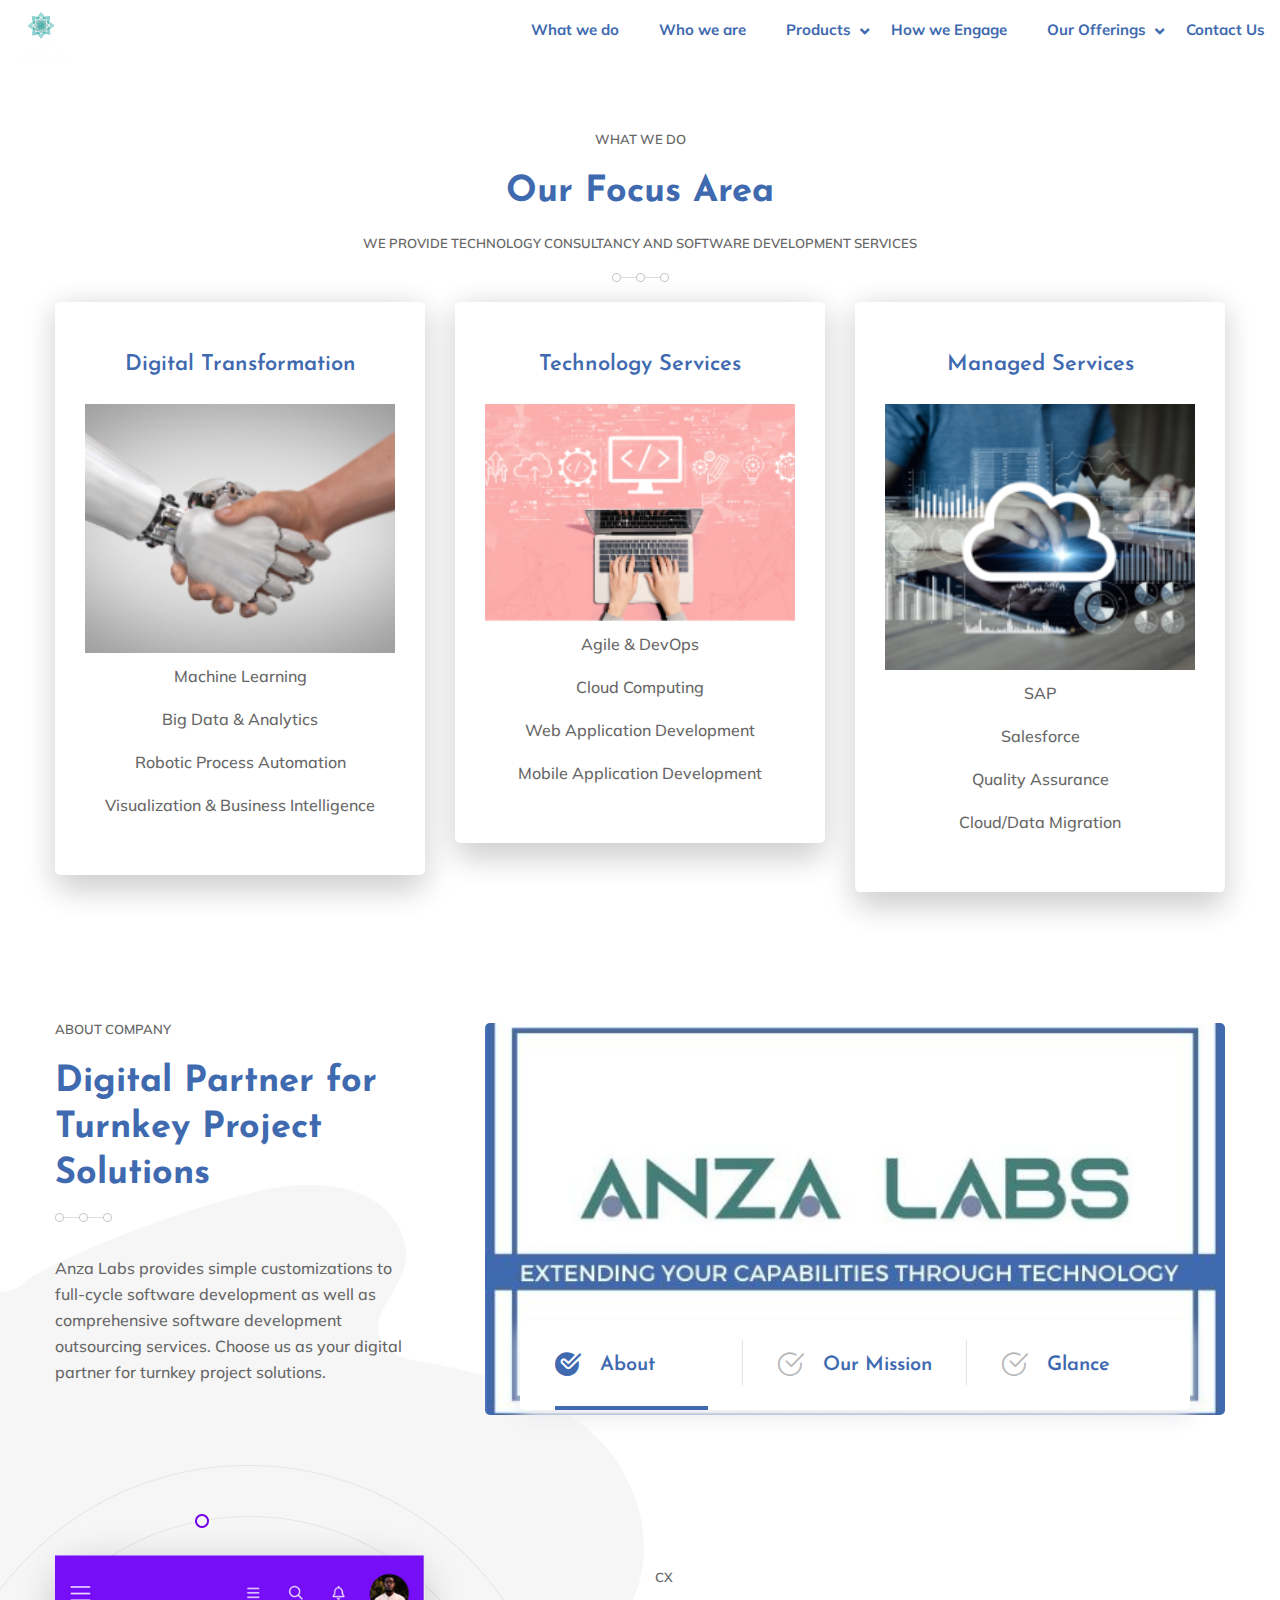
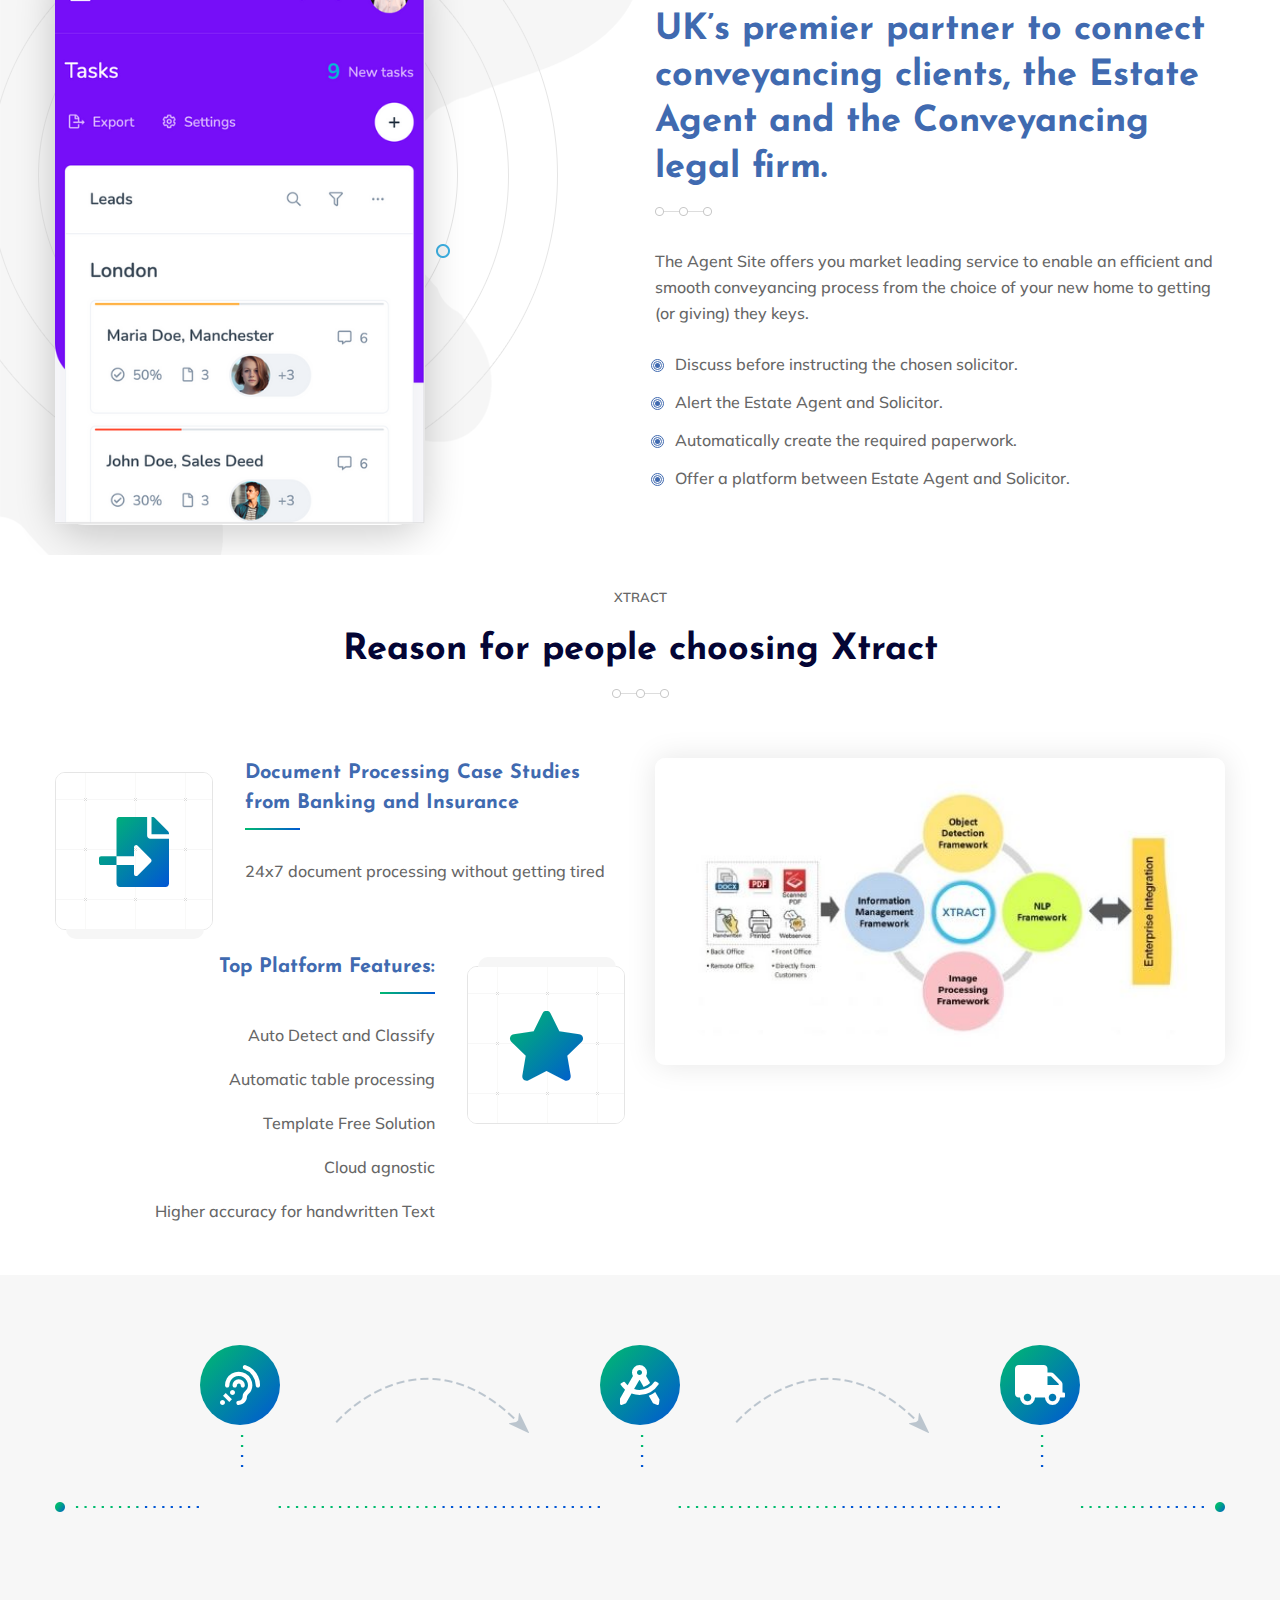
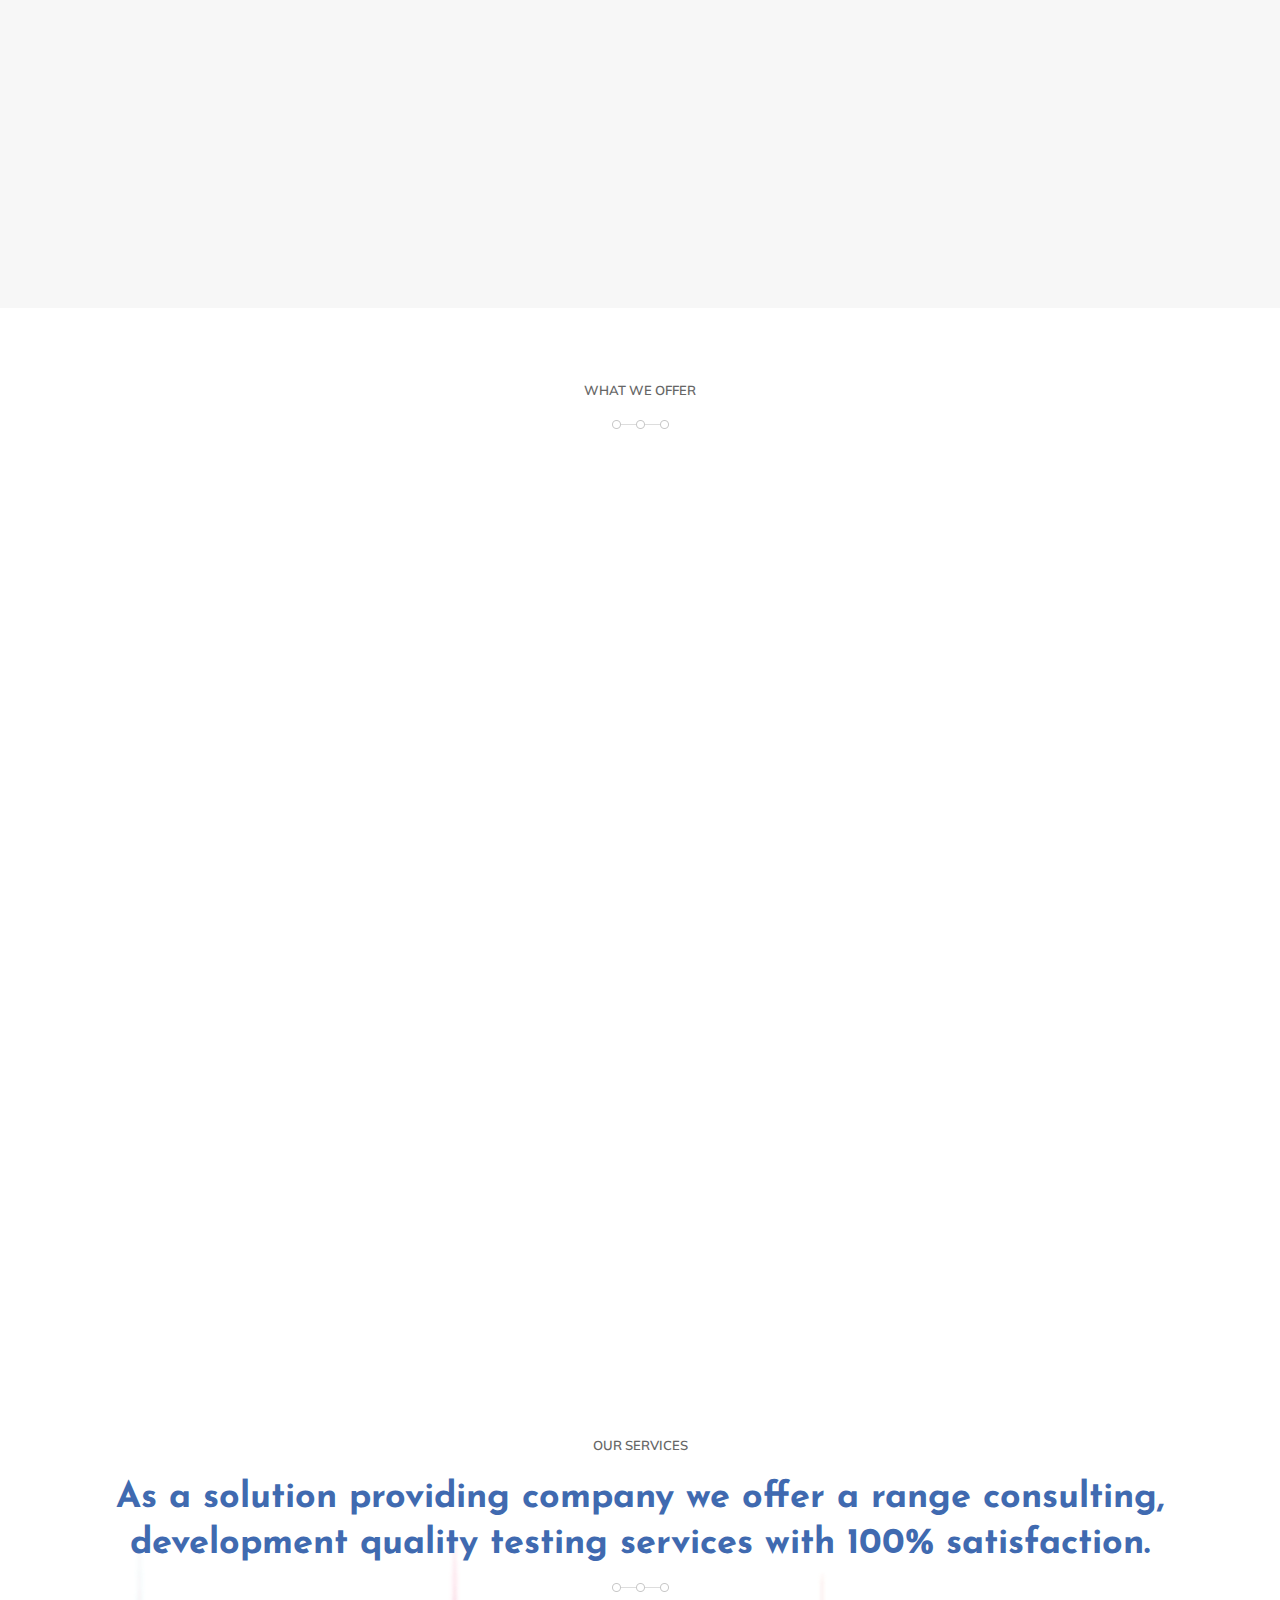
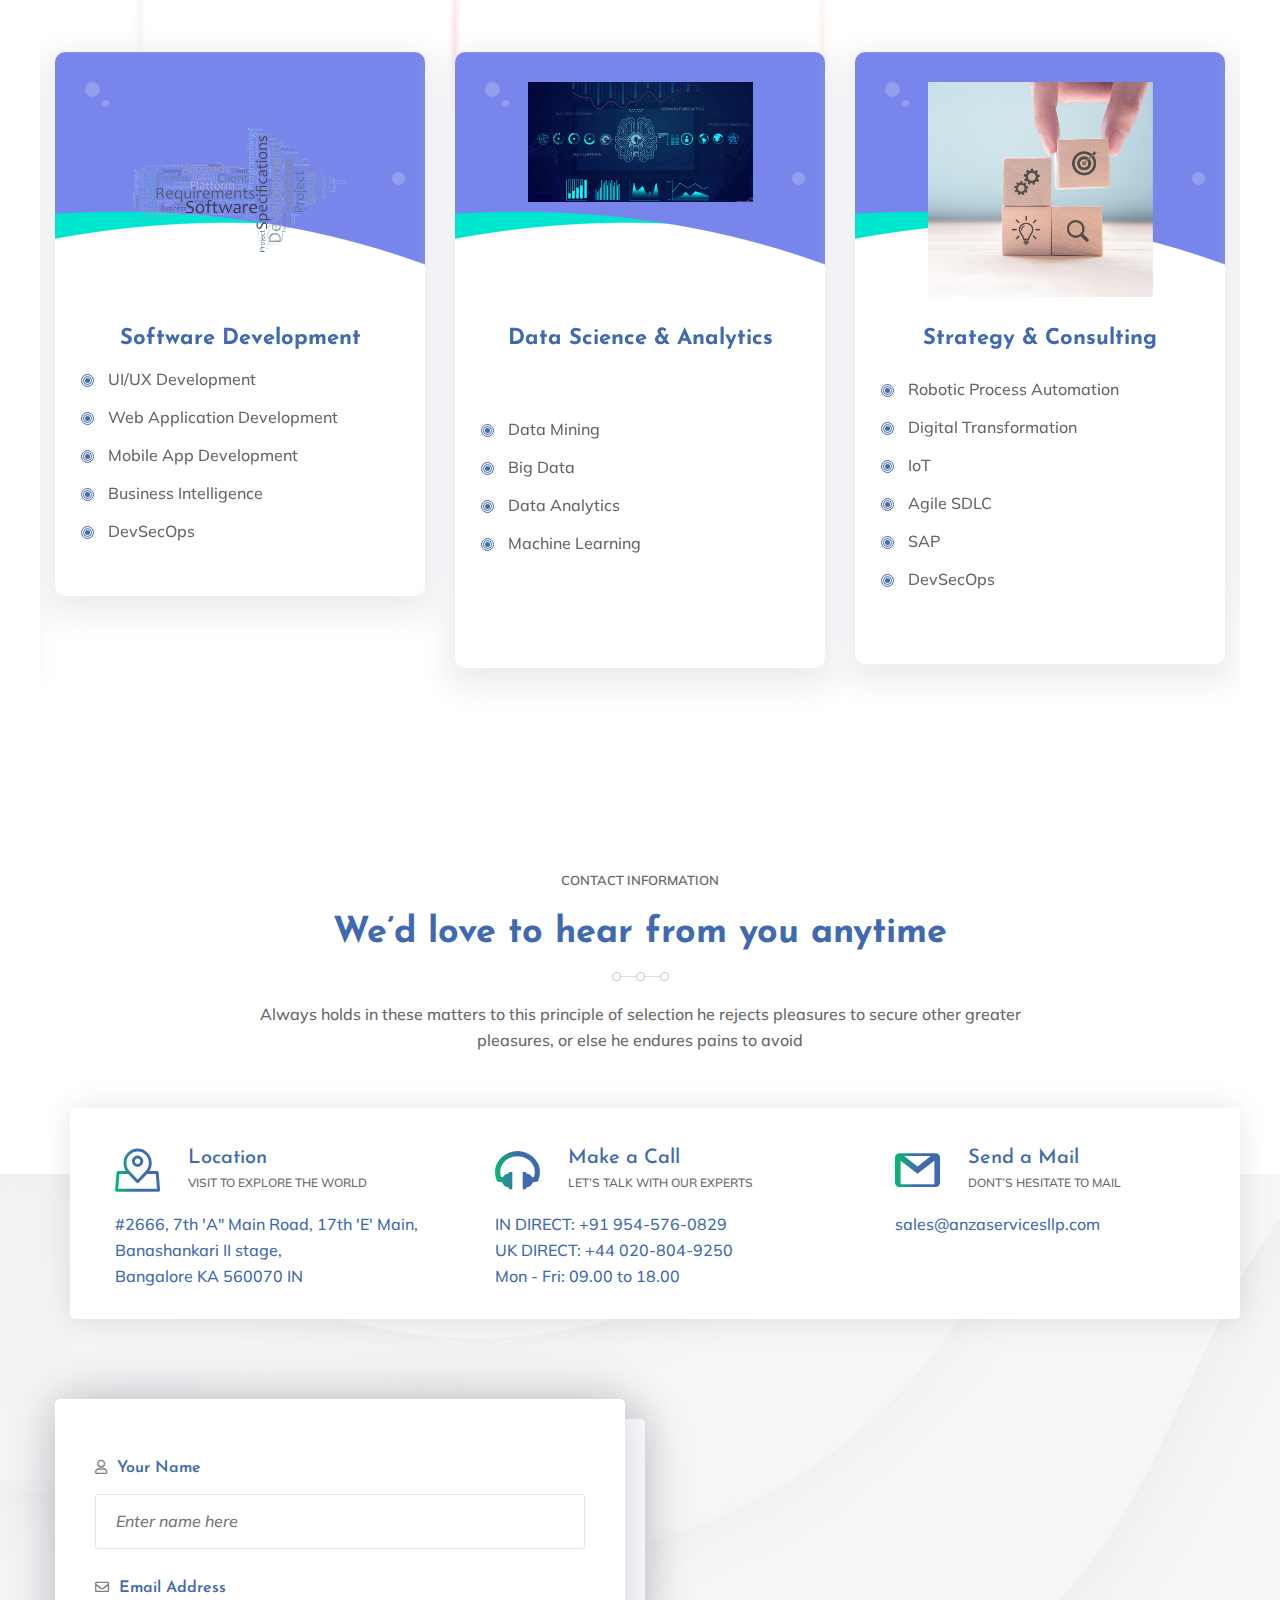
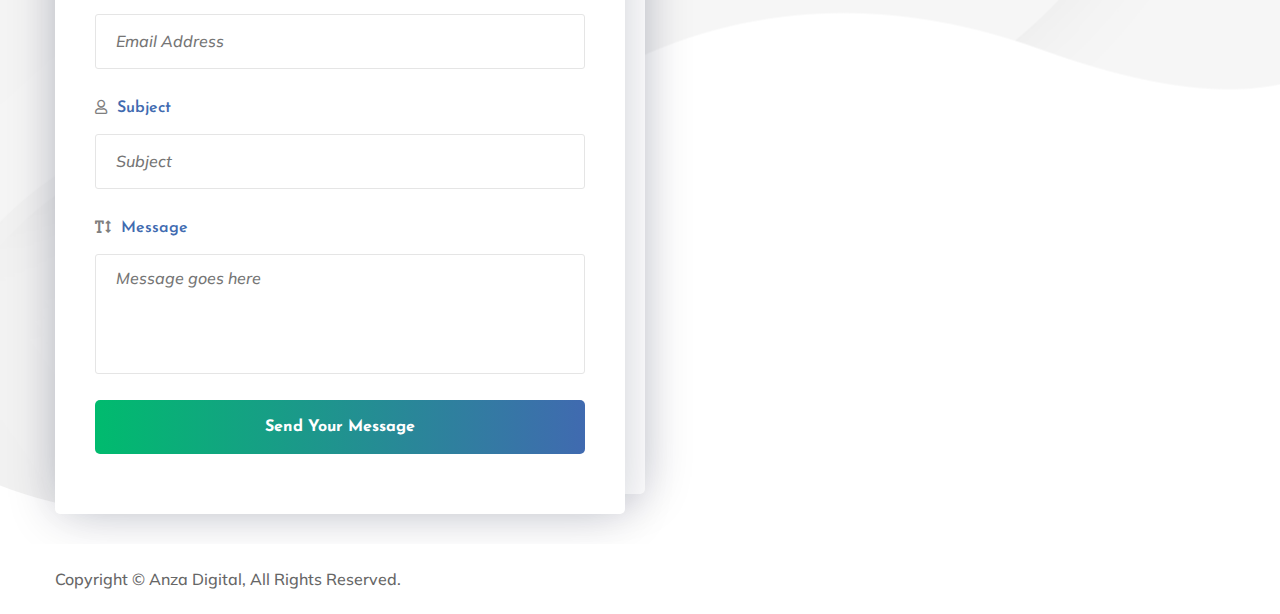
<file: index.html>
<!DOCTYPE html>
<html lang="en">

<head>
    <meta charset="utf-8">
    <meta http-equiv="X-UA-Compatible" content="IE=edge">
    <meta name="viewport" content="width=device-width, initial-scale=1.0, maximum-scale=1.0, user-scalable=0">

    <title>Anza Digital</title>

    <!-- Fav Icon -->
    <link rel="icon" href="assets/images/favicon.png" type="image/png">

    <!-- Google Fonts -->
    <link href="https://fonts.googleapis.com/css?family=Josefin+Sans:300,300i,400,400i,600,600i,700,700i&display=swap"
        rel="stylesheet">
    <link
        href="https://fonts.googleapis.com/css?family=Muli:300,300i,400,400i,500,500i,600,600i,700,700i,800,800i,900,900i&display=swap"
        rel="stylesheet">

    <!-- Stylesheets -->
    <link href="assets/css/font-awesome-all.css" rel="stylesheet">
    <link href="assets/css/flaticon.css" rel="stylesheet">
    <link href="assets/css/owl.css" rel="stylesheet">
    <link href="assets/css/bootstrap.css" rel="stylesheet">
    <link href="assets/css/jquery.fancybox.min.css" rel="stylesheet">
    <link href="assets/css/animate.css" rel="stylesheet">
    <link href="assets/css/imagebg.css" rel="stylesheet">
    <link href="assets/css/global.css" rel="stylesheet">
    <link href="assets/css/header.css" rel="stylesheet">
    <link href="assets/css/color.css" rel="stylesheet">
    <link href="assets/css/style.css" rel="stylesheet">
    <link href="assets/css/responsive.css" rel="stylesheet">

</head>


<!-- page wrapper -->

<body class="boxed_wrapper">

    <!-- preloader -->
    <div class="preloader">
        <div id="handle-preloader" class="handle-preloader">
            <div class="animation-preloader">
                <div class="spinner"></div>
                <div class="txt-loading">
                    <span data-text-preloader="A" class="letters-loading">
                        A
                    </span>
                    <span data-text-preloader="N" class="letters-loading">
                        N
                    </span>
                    <span data-text-preloader="Z" class="letters-loading">
                        Z
                    </span>
                    <span data-text-preloader="A" class="letters-loading">
                        A
                    </span>
                </div>
            </div>
        </div>
    </div>
    <!-- preloader end -->


    <!-- main header -->
    <header class="main-header style-three home-onepage">
        <div class="header-upper">
            <div class="outer-box clearfix">
                <div class="left-column clearfix">
                    <div class="logo-box pull-left">
                        <figure class="logo"><a href="#home"><img src="assets/images/logo.png" alt=""></a>
                        </figure>
                    </div>
                    <div class="menu-area pull-right clearfix">
                        <!--Mobile Navigation Toggler-->
                        <div class="mobile-nav-toggler">
                            <i class="icon-bar"></i>
                            <i class="icon-bar"></i>
                            <i class="icon-bar"></i>
                        </div>
                        <nav class="main-menu navbar-expand-md navbar-light">
                            <div class="collapse navbar-collapse show clearfix" id="navbarSupportedContent">
                                <ul class="navigation scroll-nav  clearfix">
                                    <li><a href="#whatWeDo">What we do</a></li>
                                    <li><a href="#whoWeAre">Who we are</a></li>
                                    <li class="dropdown"><a href="#productOne">Products</a>
                                        <ul>
                                            <li><a href="#productOne">CX<i class="flaticon-next"></i></a></li>
                                            <li><a href="#productTwo">Xtract<i class="flaticon-next"></i></a></li>
                                        </ul>
                                    </li>
                                    <li><a href="#howWeEngage">How we Engage</a></li>
                                    <li class="dropdown"><a href="#whatWeOffer">Our Offerings</a>
                                        <ul>
                                            <li><a href="#whatWeOffer">What we offer<i class="flaticon-next"></i></a>
                                            </li>
                                            <li><a href="#service">Our Services<i class="flaticon-next"></i></a>
                                            </li>
                                            <!-- <li><a href="#domain">Domain Expertise<i class="flaticon-next"></i></a></li> -->
                                        </ul>
                                    </li>

                                    <!-- <li><a href="#carrers">Carrers</a></li> -->
                                    <!-- <li><a href="#cases">Case Study</a></li> -->
                                    <li><a href="#contact">Contact Us</a></li>
                                </ul>
                            </div>
                        </nav>
                    </div>
                </div>
            </div>
        </div>

        <!--sticky Header-->
        <div class="sticky-header">
            <div class="outer-box clearfix">
                <div class="left-column">
                    <figure class="logo-box pull-left"><a href="index.html"><img src="assets/images/logo.png"
                                alt=""></a></figure>
                    <div class="menu-area pull-right">
                        <nav class="main-menu clearfix">
                            <!--Keep This Empty / Menu will come through Javascript-->
                        </nav>
                    </div>
                </div>
            </div>
        </div>
    </header>
    <!-- main-header end -->

    <!-- Mobile Menu  -->
    <div class="mobile-menu">
        <div class="menu-backdrop"></div>
        <div class="close-btn"><i class="fas fa-times"></i></div>

        <nav class="menu-box">
            <div class="nav-logo"><a href="index.html"><img src="assets/images/logo.png" alt="" title=""></a></div>
            <div class="menu-outer">
                <!--Here Menu Will Come Automatically Via Javascript / Same Menu as in Header-->
            </div>
        </nav>
    </div><!-- End Mobile Menu -->


    <!-- home-banner-section -->
    <section class="banner-style-three" id="home">
        <div class="owl-carousel owl-theme">
            <div class="item">
                <img src="assets/images/shape/shape-01.png" alt="images not found">
                <div class="cover">
                    <div class="container">
                        <div class="header-content">
                            <div class="line"></div>
                            <h2>Digitize. Optimize. Transform</h2>
                            <h1>Digital Transformation</h1>
                        </div>
                    </div>
                </div>
            </div>
            <div class="item">
                <img src="assets/images/shape/shape-02.png" alt="images not found">
                <div class="cover">
                    <div class="container">
                        <div class="header-content">
                            <div class="line animated bounceInLeft"></div>
                            <h2>Design.Develop.Deliver.</h2>
                            <h1>Technology Services</h1>
                        </div>
                    </div>
                </div>
            </div>
            <div class="item">
                <img src="assets/images/shape/shape-03.png" alt="images not found">
                <div class="cover">
                    <div class="container">
                        <div class="header-content">
                            <div class="line animated bounceInLeft"></div>
                            <h2>Re-imagine Digital Experience with</h2>
                            <h1>Managed Services</h1>
                        </div>
                    </div>
                </div>
            </div>
        </div>
    </section>
    <!-- banner-section end -->


    <!-- what-we-do-section -->
    <section class="service-style-three" id="whatWeDo">
        <div class="auto-container">
            <div class="sec-title text-center">
                <p>What We Do</p>
                <h2>Our Focus Area</h2>
                <p>We provide technology consultancy and software development services</p>
                <div class="decor" style="background-image: url(assets/images/icons/decor-1.png);"></div>
            </div>
            <div class="row clearfix">
                <div class="col-lg-4 col-md-6 col-sm-12 service-block">
                    <div class="service-block-three wow flipInY animated" data-wow-delay="00ms"
                        data-wow-duration="1500ms"
                        style="visibility: visible; animation-duration: 1500ms; animation-delay: 0ms; animation-name: flipInY;">
                        <div class="inner-box">
                            <h3>Digital Transformation</h3>
                            <figure class="image-box"><img src="assets/images/service/service-1.png" alt=""></figure>
                            <div class="text">
                                <p>Machine Learning</p>
                                <p>Big Data & Analytics</p>
                                <p>Robotic Process Automation</p>
                                <p>Visualization & Business Intelligence</p>
                            </div>
                        </div>
                    </div>
                </div>
                <div class="col-lg-4 col-md-6 col-sm-12 service-block">
                    <div class="service-block-three wow flipInY animated" data-wow-delay="200ms"
                        data-wow-duration="1500ms"
                        style="visibility: visible; animation-duration: 1500ms; animation-delay: 200ms; animation-name: flipInY;">
                        <div class="inner-box">
                            <h3>Technology Services</h3>
                            <figure class="image-box"><img src="assets/images/service/service-2.png" alt=""></figure>
                            <div class="text">
                                <p>Agile & DevOps</p>
                                <p>Cloud Computing</p>
                                <p>Web Application Development</p>
                                <p>Mobile Application Development</p>
                            </div>
                        </div>
                    </div>
                </div>
                <div class="col-lg-4 col-md-6 col-sm-12 service-block">
                    <div class="service-block-three wow flipInY animated" data-wow-delay="400ms"
                        data-wow-duration="1500ms"
                        style="visibility: visible; animation-duration: 1500ms; animation-delay: 400ms; animation-name: flipInY;">
                        <div class="inner-box">
                            <h3>Managed Services</h3>
                            <figure class="image-box"><img src="assets/images/service/service-3.png" alt=""></figure>
                            <div class="text">
                                <p>SAP</p>
                                <p>Salesforce</p>
                                <p>Quality Assurance</p>
                                <p>Cloud/Data Migration</p>
                            </div>
                        </div>
                    </div>
                </div>
            </div>
        </div>
    </section>
    <!-- welcome-section end -->


    <!-- who-we-are-section -->
    <section class="about-section sec-pad" id="whoWeAre">
        <div class="auto-container">
            <div class="tabs-box">
                <div class="tabs-content" id="content_block_01">
                    <div class="tab active-tab" id="tab-1">
                        <div class="row clearfix">
                            <div class="col-lg-4 col-md-6 col-sm-12 content-column">
                                <div class="content-box">
                                    <div class="sec-title text-left">
                                        <p>About Company</p>
                                        <h2>Digital
                                            Partner for Turnkey Project Solutions</h2>
                                        <div class="decor"
                                            style="background-image: url(assets/images/icons/decor-1.png);"></div>
                                    </div>
                                    <div class="text">
                                        <p class="mb-3">Anza Labs provides simple customizations to full-cycle software
                                            development
                                            as well as
                                            comprehensive software development outsourcing services. Choose us as your
                                            digital
                                            partner for turnkey project solutions.</p>
                                    </div>
                                </div>
                            </div>
                            <div class="col-lg-8 col-md-6 col-sm-12 inner-column">
                                <div class="inner-box">
                                    <div class="video-inner"
                                        style="background-image: url(assets/images/background/video-1.jpg);">
                                    </div>
                                </div>
                            </div>
                        </div>
                    </div>
                    <div class="tab" id="tab-2">
                        <div class="row clearfix">
                            <div class="col-lg-4 col-md-6 col-sm-12 content-column">
                                <div class="content-box">
                                    <div class="sec-title text-left">
                                        <p>Our Mission</p>
                                        <h2>Help you to focus on your core business</h2>
                                        <div class="decor"
                                            style="background-image: url(assets/images/icons/decor-1.png);"></div>
                                    </div>
                                    <div class="text">
                                        <p>
                                            Irrespective of the industry, almost every business needs software today.
                                            Outsourcing IT
                                            services is a highly beneficial option for most businesses. Why is
                                            outsourcing the wise way to
                                            take?.</p>
                                    </div>
                                    <ul class="list-item clearfix">
                                        <li><span class="dots"></span>Considerable reduction in development cost</li>
                                        <li><span class="dots"></span>Deliver the software faster</li>
                                        <li><span class="dots"></span>Getting experts to work on your project</li>
                                        <li><span class="dots"></span>Increased flexibility when scaling</li>
                                    </ul>
                                </div>
                            </div>
                            <div class="col-lg-8 col-md-6 col-sm-12 inner-column">
                                <div class="inner-box">
                                    <div class="video-inner"
                                        style="background-image: url(assets/images/background/video-2.jpg);">
                                        <!-- <a href="https://www.youtube.com/watch?v=nfP5N9Yc72A&amp;t=28s"
                                            class="lightbox-image" data-caption=""><i
                                                class="flaticon-play-button"></i></a> -->
                                    </div>
                                </div>
                            </div>
                        </div>
                    </div>
                    <div class="tab" id="tab-3">
                        <div class="row clearfix">
                            <div class="col-lg-4 col-md-6 col-sm-12 content-column">
                                <div class="content-box">
                                    <div class="sec-title text-left">
                                        <p>Company Glance</p>
                                        <h2>Fully integrated workforce solutions, to support your growth
                                        </h2>
                                        <div class="decor"
                                            style="background-image: url(assets/images/icons/decor-1.png);"></div>
                                    </div>
                                    <ul class="list-item clearfix">
                                        <li><span class="dots"></span>Incorporated: 2016</li>
                                        <li><span class="dots"></span>Headquarters: Bangalore, India</li>
                                        <li><span class="dots"></span>Employee Strength: 100+</li>
                                        <li><span class="dots"></span>Clientele: Across the United Kingdom</li>
                                        <li><span class="dots"></span>Directly responsible for handling projects for
                                            more
                                            than 10 clients in last 5 years.</li>
                                    </ul>
                                </div>
                            </div>
                            <div class="col-lg-8 col-md-6 col-sm-12 inner-column">
                                <div class="inner-box">
                                    <div class="video-inner"
                                        style="background-image: url(assets/images/background/video-3.jpg);">

                                    </div>
                                </div>
                            </div>
                        </div>
                    </div>
                </div>
                <div class="tab-btn-box">
                    <ul class="tab-btns tab-buttons clearfix">
                        <li class="tab-btn active-btn" data-tab="#tab-1">
                            <h4>About</h4>
                        </li>
                        <li class="tab-btn" data-tab="#tab-2">
                            <h4>Our Mission</h4>
                        </li>
                        <li class="tab-btn" data-tab="#tab-3">
                            <h4>Glance</h4>
                        </li>
                    </ul>
                </div>
            </div>
        </div>
    </section>
    <!-- about-section end -->

    <!-- product-one-section -->
    <section class="about-style-four" id="productOne">
        <div class="pattern-layer" style="background-image: url(assets/images/shape/shape-25.png);"></div>
        <div class="auto-container">
            <div class="row clearfix">
                <div class="col-lg-6 col-md-12 col-sm-12 image-column">
                    <div id="image_block_03">
                        <div class="image-box">
                            <div class="pattern-layer rotate-me"
                                style="background-image: url(assets/images/shape/shape-24.png);"></div>
                            <figure class="image image-1"><img src="assets/images/resource/tab-2.png" alt=""></figure>
                            <figure class="image image-2 wow slideInLeft animated" data-wow-delay="00ms"
                                data-wow-duration="1500ms"
                                style="visibility: visible; animation-duration: 1500ms; animation-delay: 0ms; animation-name: slideInLeft;">
                                <img src="assets/images/resource/screen-2.png" alt=""></figure>
                            <figure class="image image-3 wow slideInLeft animated" data-wow-delay="00ms"
                                data-wow-duration="1500ms"
                                style="visibility: visible; animation-duration: 1500ms; animation-delay: 0ms; animation-name: slideInLeft;">
                                <img src="assets/images/resource/screen-3.png" alt=""></figure>
                        </div>
                    </div>
                </div>
                <div class="col-lg-6 col-md-12 col-sm-12 content-column">
                    <div id="content_block_08">
                        <div class="content-box mt-10">
                            <div class="sec-title text-left">
                                <p>CX</p>
                                <h2>UK’s premier partner to connect conveyancing clients, the Estate Agent and the
                                    Conveyancing legal firm.</h2>
                                <div class="decor" style="background-image: url(assets/images/icons/decor-1.png);">
                                </div>
                            </div>
                            <div class="text">
                                <p>The Agent Site offers you market leading service to enable an efficient and smooth
                                    conveyancing process from the choice of your new home to getting (or giving) they
                                    keys.</p>
                            </div>
                            <ul class="list-item clearfix">
                                <li><span class="dots"></span>Discuss before instructing the chosen solicitor.</li>
                                <li><span class="dots"></span>Alert the Estate Agent and Solicitor. </li>
                                <li><span class="dots"></span>Automatically
                                    create the required paperwork.</li>
                                <li><span class="dots"></span>Offer a platform between Estate Agent and Solicitor.</li>
                            </ul>
                            <!-- <div class="btn-box"><a href="http://demo.theagentsite.co.uk/our-offerings/"
                                    class="theme-btn style-nine" target="_blank">Read More</a></div> -->
                        </div>
                    </div>
                </div>
            </div>
        </div>
    </section>
    <!-- product-one-section end-->

    <!-- product-two-section -->
    <section class="chooseus-section" id="productTwo">
        <div class="auto-container">
            <div class="sec-title text-center style-two">
                <p>Xtract</p>
                <h2>Reason for people choosing Xtract</h2>
                <div class="decor" style="background-image: url(assets/images/icons/decor-1.png);"></div>
            </div>
            <div class="row clearfix">
                <div class="col-lg-6 col-md-6 col-sm-12 content-column">
                    <div id="content_block_04">
                        <div class="content-box">
                            <div class="single-item">
                                <div class="icon-box">
                                    <div class="bg-layer"
                                        style="background-image: url(assets/images/icons/icon-bg-4.png);"></div>
                                    <i class="fas fa-file-import"></i>
                                </div>
                                <div class="box">
                                    <h4>Document Processing Case Studies from Banking and Insurance</h4>
                                    <p>24x7 document processing without getting tired</p>
                                </div>
                            </div>
                            <div class="single-item text-right">
                                <div class="icon-box">
                                    <div class="bg-layer"
                                        style="background-image: url(assets/images/icons/icon-bg-4.png);"></div>
                                    <i class="fas fa-star"></i>
                                </div>
                                <div class="box">
                                    <h4>Top Platform Features:</h4>
                                    <p class="mb-3">Auto Detect and Classify
                                    </p>
                                    <p class="mb-3">Automatic table processing
                                    </p>
                                    <p class="mb-3">Template Free Solution
                                    </p>
                                    <p class="mb-3">Cloud agnostic
                                    </p>
                                    <p>Higher accuracy for handwritten Text
                                    </p>
                                </div>
                            </div>
                        </div>
                    </div>
                </div>
                <div class="col-lg-6 col-md-6 col-sm-12 video-column">
                    <div id="video_block_01">
                        <div class="video-inner wow-1xw slideInRight animated" data-wow-delay="00ms"
                            data-wow-duration="1500ms"
                            style="background-image: url(&quot;assets/images/background/video-4.jpg&quot;); visibility: visible; animation-duration: 1500ms; animation-delay: 0ms; animation-name: slideInRight;">
                            <!-- <div class="pattern-layer" style="background-image: url(assets/images/shape/shape-14.png);">
                            </div>
                            <div class="video-btn">
                                <div class="btn-bg rotate-me"
                                    style="background-image: url(assets/images/icons/icon-bg-5.png);"></div>
                                <a href="https://www.youtube.com/watch?v=nfP5N9Yc72A&amp;t=28s" class="lightbox-image"
                                    data-caption=""><i class="fas fa-play"></i></a>
                            </div> -->
                        </div>
                    </div>
                </div>
            </div>
        </div>
    </section>
    <!-- product-two-section end -->

    <!-- how-we-engage-section -->
    <section class="process-style-two sec-pad" id="howWeEngage">
        <div class="auto-container">
            <div class="inner-content">
                <div class="line" style="background-image: url(assets/images/icons/line-1.png);"></div>
                <div class="row clearfix">
                    <div class="col-lg-4 col-md-6 col-sm-12 work-block">
                        <div class="work-block-two">
                            <div class="inner-box">
                                <div class="arrow-box" style="background-image: url(assets/images/icons/arrow-1.png);">
                                </div>
                                <div class="icon-box">
                                    <div class="border-line"
                                        style="background-image: url(assets/images/icons/border-1.png);"></div>
                                    <i class="fas fa-assistive-listening-systems"></i>
                                </div>
                                <div class="count-box wow zoomIn animated counted animated" data-wow-delay="00ms"
                                    data-wow-duration="1500ms"
                                    style="visibility: visible; animation-duration: 1500ms; animation-delay: 0ms; animation-name: zoomIn;">
                                    <span>01</span></div>
                                <div class="content-box wow slideInUp animated" data-wow-delay="00ms"
                                    data-wow-duration="1500ms"
                                    style="visibility: visible; animation-duration: 1500ms; animation-delay: 0ms; animation-name: slideInUp;">
                                    <h4>Listen</h4>
                                    <p class="pb-25">Talk to us about your idea,
                                        the project, your project
                                        and software requirements,
                                        goals .</p>
                                </div>
                            </div>
                        </div>
                    </div>
                    <div class="col-lg-4 col-md-6 col-sm-12 work-block">
                        <div class="work-block-two">
                            <div class="inner-box">
                                <div class="arrow-box" style="background-image: url(assets/images/icons/arrow-1.png);">
                                </div>
                                <div class="icon-box">
                                    <div class="border-line"
                                        style="background-image: url(assets/images/icons/border-1.png);"></div>
                                    <i class="fas fa-drafting-compass"></i>
                                </div>
                                <div class="count-box wow zoomIn animated counted animated" data-wow-delay="200ms"
                                    data-wow-duration="1500ms"
                                    style="visibility: visible; animation-duration: 1500ms; animation-delay: 200ms; animation-name: zoomIn;">
                                    <span>02</span></div>
                                <div class="content-box wow slideInUp animated" data-wow-delay="200ms"
                                    data-wow-duration="1500ms"
                                    style="visibility: visible; animation-duration: 1500ms; animation-delay: 200ms; animation-name: slideInUp;">
                                    <h4>Plan</h4>
                                    <p>We will analyze your needs
                                        and develop a project
                                        proposal which will also
                                        offer remote developers,
                                        teams or managed projects,
                                        as per your need.</p>
                                </div>
                            </div>
                        </div>
                    </div>
                    <div class="col-lg-4 col-md-6 col-sm-12 work-block">
                        <div class="work-block-two">
                            <div class="inner-box">
                                <div class="icon-box">
                                    <div class="border-line"
                                        style="background-image: url(assets/images/icons/border-1.png);"></div>
                                    <i class="fas fa-truck"></i>
                                </div>
                                <div class="count-box wow zoomIn animated counted animated" data-wow-delay="400ms"
                                    data-wow-duration="1500ms"
                                    style="visibility: visible; animation-duration: 1500ms; animation-delay: 400ms; animation-name: zoomIn;">
                                    <span>03</span></div>
                                <div class="content-box wow slideInUp animated" data-wow-delay="400ms"
                                    data-wow-duration="1500ms"
                                    style="visibility: visible; animation-duration: 1500ms; animation-delay: 400ms; animation-name: slideInUp;">
                                    <h4>Deliver</h4>
                                    <p>Customized
                                        development process to
                                        best suit your requirements.</p>
                                    <p>We create a
                                        custom roadmap to get you
                                        started on your software
                                        development</p>
                                </div>
                            </div>
                        </div>
                    </div>
                </div>
            </div>
        </div>
    </section>
    <!-- how-we-engage-section end -->

    <!-- what-we-offer-section -->
    <section class="service-section-five" id="whatWeOffer">
        <div class="auto-container">
            <div class="sec-title text-center mb-60">
                <p>What We Offer</p>
                <!-- <h2>Data sceince solutions for startup<br>and enterprises</h2> -->
                <div class="decor" style="background-image: url(assets/images/icons/decor-1.png);"></div>
            </div>
            <div class="row clearfix">
                <div class="col-lg-6 col-md-6 col-sm-12 block-column">
                    <div class="service-block-five wow fadeInLeft animated" data-wow-delay="00ms"
                        data-wow-duration="1500ms"
                        style="visibility: visible; animation-duration: 1500ms; animation-delay: 0ms; animation-name: fadeInLeft;">
                        <div class="inner-box">
                            <div class="icon-box"><i class="fas fa-code"></i></div>
                            <h3>Develop
                                Custom
                                Software</h3>
                            <div class="text">
                                <p>
                                    We can help you build
                                    custom software from scratch.
                                    Our team analyzes your
                                    project requirements and
                                    create the roadmap to build a
                                    custom product that solves
                                    complex problems and to
                                    meet your business goals.
                                    Our 360° development
                                    approach enables us to
                                    deliver excellence with the
                                    appropriate tech stack.
                                </p>
                            </div>
                        </div>
                    </div>
                    <div class="service-block-five wow fadeInRight animated" data-wow-delay="00ms"
                        data-wow-duration="1500ms"
                        style="visibility: visible; animation-duration: 1500ms; animation-delay: 0ms; animation-name: fadeInRight;">
                        <div class="inner-box">
                            <div class="icon-box"><i class="fas fa-user-plus"></i></div>
                            <h3>Your
                                Offshore Tech
                                Specialists</h3>
                            <div class="text">
                                <p>
                                    Our team comprises of web
                                    developers, mobile app
                                    developers, QA engineers,
                                    DevOps engineers, UI/UX
                                    designers, and others working
                                    on all the latest technologies.
                                    From creating out of the box
                                    modules and features to
                                    designing an intuitive user
                                    experience, we do it all.
                                </p>
                            </div>
                        </div>
                    </div>
                </div>
                <div class="col-lg-6 col-md-6 col-sm-12 block-column">

                    <div class="service-block-five wow fadeInLeft animated" data-wow-delay="00ms"
                        data-wow-duration="1500ms"
                        style="visibility: visible; animation-duration: 1500ms; animation-delay: 0ms; animation-name: fadeInLeft;">
                        <div class="inner-box">
                            <div class="icon-box"><i class="flaticon-vr"></i></div>
                            <h3>Migrate &
                                Modernize</h3>
                            <div class="text">
                                <p>
                                    With our outsourcing software
                                    development services, we can
                                    help you modernize your
                                    legacy apps to meet the
                                    current digital requirements.
                                    Whether you want to move
                                    your app on the cloud or
                                    make it future ready by
                                    upgrading / migrating to
                                    another platform, we can help
                                    you do it with expertise. Reengineer
                                    your apps, port to
                                    new technology, enable multitenancy,
                                    or accommodate
                                    DevOps with our IT
                                    outsourcing services.
                                </p>
                            </div>
                        </div>
                    </div>
                    <div class="service-block-five wow fadeInRight animated" data-wow-delay="00ms"
                        data-wow-duration="1500ms"
                        style="visibility: visible; animation-duration: 1500ms; animation-delay: 0ms; animation-name: fadeInRight;">
                        <div class="inner-box">
                            <div class="icon-box"><i class="flaticon-brain"></i></div>
                            <h3>Build
                                Powerful
                                Products</h3>
                            <div class="text">
                                <p>
                                    Our team of experienced
                                    software engineers delivers
                                    market-ready products that
                                    solve real-world problems.
                                    We’ve worked with
                                    entrepreneurs, enterprises,
                                    digital agencies, and product
                                    companies to build delightful
                                    digital products. MVPs,
                                    eCommerce application, CMS
                                    platform, digital experience
                                    platform, or any other
                                    product, we have the
                                    expertise to build it all.
                                </p>
                            </div>
                        </div>
                    </div>
                </div>
            </div>
        </div>
    </section>
    <!-- what-we-offer-section end -->

    <!-- our-services-section -->
    <section class="service-style-four" id="service">
        <div class="pattern-layer" style="background-image: url(assets/images/shape/shape-41.png);"></div>
        <div class="auto-container">
            <div class="sec-title text-center mb-30">
                <p>Our Services</p>
                <h2>As a solution providing company we offer a range consulting, development quality testing services
                    with 100% satisfaction.</h2>
                <div class="decor" style="background-image: url(assets/images/icons/decor-1.png);"></div>
            </div>
            <div class="inner-content">
                <div class="service-carousel-2 owl-carousel owl-theme owl-dots-none">
                    <div class="service-block-four">
                        <div class="inner-box">
                            <div class="icon-box">
                                <div class="icon icon-1 float-bob-y"></div>
                                <div class="icon icon-2"></div>
                                <div class="icon icon-3 float-bob-y"></div>
                            </div>
                            <div class="pattern-box">
                                <div class="bg-pattern"
                                    style="background-image: url(assets/images/shape/shape-39.png);"></div>
                                <div class="overlay-pattern"
                                    style="background-image: url(assets/images/shape/shape-40.png);"></div>
                            </div>
                            <figure class="image-box"><img src="assets/images/service/service-4.png" alt=""></figure>
                            <h3>Software Development</h3>
                            <ul class="list-item clearfix text-left">
                                <li><span class="dots"></span>UI/UX Development</li>
                                <li><span class="dots"></span>Web Application Development</li>
                                <li><span class="dots"></span>Mobile App Development</li>
                                <li><span class="dots"></span>Business Intelligence</li>
                                <li><span class="dots"></span>DevSecOps</li>
                            </ul>
                        </div>
                    </div>
                    <div class="service-block-four">
                        <div class="inner-box">
                            <div class="icon-box">
                                <div class="icon icon-1 float-bob-y"></div>
                                <div class="icon icon-2"></div>
                                <div class="icon icon-3 float-bob-y"></div>
                            </div>
                            <div class="pattern-box">
                                <div class="bg-pattern"
                                    style="background-image: url(assets/images/shape/shape-39.png);"></div>
                                <div class="overlay-pattern"
                                    style="background-image: url(assets/images/shape/shape-40.png);"></div>
                            </div>
                            <figure class="image-box"><img src="assets/images/service/machine-learning (2).jpg" alt=""></figure>
                            <h3>Data Science & Analytics</h3>
                            <ul class="list-item clearfix text-left pt-50 pb-60">
                                <li><span class="dots"></span>Data Mining</li>
                                <li><span class="dots"></span>Big Data</li>
                                <li><span class="dots"></span>Data Analytics</li>
                                <li><span class="dots"></span>Machine Learning</li>
                            </ul>
                        </div>
                    </div>
                    <div class="service-block-four">
                        <div class="inner-box">
                            <div class="icon-box">
                                <div class="icon icon-1 float-bob-y"></div>
                                <div class="icon icon-2"></div>
                                <div class="icon icon-3 float-bob-y"></div>
                            </div>
                            <div class="pattern-box">
                                <div class="bg-pattern"
                                    style="background-image: url(assets/images/shape/shape-39.png);"></div>
                                <div class="overlay-pattern"
                                    style="background-image: url(assets/images/shape/shape-40.png);"></div>
                            </div>
                            <figure class="image-box"><img src="assets/images/service/service-6.png" alt=""></figure>
                            <h3>Strategy & Consulting</h3>
                            <ul class="list-item clearfix text-left pt-10 pb-20">
                                <li><span class="dots"></span>Robotic Process Automation</li>
                                <li><span class="dots"></span>Digital Transformation</li>
                                <li><span class="dots"></span>IoT</li>
                                <li><span class="dots"></span>Agile SDLC</li>
                                <li><span class="dots"></span>SAP</li>
                                <li><span class="dots"></span>DevSecOps</li>
                            </ul>
                        </div>
                    </div>
                </div>
            </div>
        </div>
    </section>
    <!-- our-services-section end -->


    <!-- domain-section -->
    <!-- <section class="industries-style-two" id="domain">
        <div class="bg-layer" style="background-image: url(assets/images/background/service-bg-1.png);"></div>
        <div class="auto-container">
            <div class="service-tab">
                <div class="row clearfix">
                    <div class="col-lg-6 col-md-6 col-sm-12 video-column">
                       
    </div>
    <div class="col-lg-6 col-md-6 col-sm-12 inner-column">
        <div class="sec-title text-left light mb-50">
            <p>Industries</p>
            <h2>Industries we are transforming</h2>
            <div class="decor" style="background-image: url(assets/images/icons/decor-1.png);"></div>
        </div>
        <div class="tabs-content-inner">
            <div class="p-tabs-content">
                <div class="p-tab" id="p-tab-1">
                    <div class="content-box">
                        <div class="box">
                            <div class="icon-box"><i class="flaticon-travel"></i></div>
                            <span>Industry</span>
                            <h4>Manufacturing</h4>
                        </div>
                        <div class="text">
                            <p>Industrial IoT Platform for Digital
                                Transformation</p>
                        </div>
                    </div>
                </div>
                <div class="p-tab" id="p-tab-2">
                    <div class="content-box">
                        <div class="box">
                            <div class="icon-box"><i class="flaticon-bank"></i></div>
                            <span>Industry</span>
                            <h4>Legal Services</h4>
                        </div>
                        <div class="text">
                            <p>Conveyancing, Transciptions & Back-Office</p>
                        </div>
                    </div>
                </div>
                <div class="p-tab" id="p-tab-3">
                    <div class="content-box">
                        <div class="box">
                            <div class="icon-box"><i class="flaticon-product"></i></div>
                            <span>Industry</span>
                            <h4>Banking &amp;<br>Finance</h4>
                        </div>
                        <div class="text">
                            <p>Retail & Commercial Banking, Digital Transformation
                                strategy for Insurance,
                                Financial services</p>
                        </div>
                    </div>
                </div>
            </div>
        </div>
    </div>
    </div>
    <div class="tab-btn-box">
        <ul class="service-tab-btns tab-btns clearfix post-filter">
            <li class="p-tab-btn" data-tab="#p-tab-1">
                <div class="btn-inner">
                    <div class="icon-box"><i class="flaticon-joystick"></i></div>
                    <h4>Manufacturing</h4>
                </div>
            </li>
            <li class="p-tab-btn" data-tab="#p-tab-2">
                <div class="btn-inner">
                    <div class="icon-box"><i class="flaticon-travel"></i></div>
                    <h4>Legal Services</h4>
                </div>
            </li>
            <li class="p-tab-btn" data-tab="#p-tab-3">
                <div class="btn-inner">
                    <div class="icon-box"><i class="flaticon-bank"></i></div>
                    <h4>Financials &amp; Banking</h4>
                </div>
            </li>
        </ul>
    </div>
    </div>
    </div>
    </section> -->
    <!-- domain-section end -->

    <!-- case-section -->
    <!-- <section class="case-style-three bg-color-1" id="cases">
        <div class="auto-container">
            <div class="sec-title text-center mb-60">
                <p>Case Studies</p>
                <h2>Latest from our projects</h2>
                <div class="decor" style="background-image: url(assets/images/icons/decor-1.png);"></div>
            </div>
            <div class="row clearfix">
                <div class="col-lg-4 col-md-6 col-sm-12 case-block">
                    <div class="case-block-two wow 1 fadeInUp animated" data-wow-delay="00ms" data-wow-duration="1500ms"
                        style="visibility: visible; animation-duration: 1500ms; animation-delay: 0ms; animation-name: fadeInUp;">
                        <div class="inner-box">
                            <figure class="image-box">
                                <img src="assets/images/gallery/gallery-4.jpg" alt="">
                                <div class="client-box">
                                    <span>Neuro Jump</span>
                                    <div class="client-logo"><img src="assets/images/icons/icon-1.png" alt=""></div>
                                </div>
                                <div class="link"><a href="project-details.html"><i class="flaticon-hyperlink"></i></a>
                                </div>
                                <div class="overlay-layer"></div>
                            </figure>
                            <div class="lower-content">
                                <div class="box">
                                    <div class="icon-box"><i class="flaticon-vision"></i></div>
                                    <p>Banking &amp; Finance</p>
                                    <h4><a href="project-details.html">Invoice data capture</a></h4>
                                </div>
                                <div class="text">
                                    <p>Equal blame belongs too those who fail in their through weakness.</p>
                                </div>
                                <div class="link"><a href="project-details.html"><i class="flaticon-next"></i>Read
                                        More</a>
                                </div>
                            </div>
                        </div>
                    </div>
                </div>
                <div class="col-lg-4 col-md-6 col-sm-12 case-block">
                    <div class="case-block-two wow fadeInUp animated" data-wow-delay="300ms" data-wow-duration="1500ms"
                        style="visibility: visible; animation-duration: 1500ms; animation-delay: 300ms; animation-name: fadeInUp;">
                        <div class="inner-box">
                            <figure class="image-box">
                                <img src="assets/images/gallery/gallery-5.jpg" alt="">
                                <div class="client-box">
                                    <span>Neuro Jump</span>
                                    <div class="client-logo"><img src="assets/images/icons/icon-2.png" alt=""></div>
                                </div>
                                <div class="link"><a href="project-details.html"><i class="flaticon-hyperlink"></i></a>
                                </div>
                                <div class="overlay-layer"></div>
                            </figure>
                            <div class="lower-content">
                                <div class="box">
                                    <div class="icon-box"><i class="flaticon-vision"></i></div>
                                    <p>Healthcare</p>
                                    <h4><a href="project-details.html">Big data processing</a></h4>
                                </div>
                                <div class="text">
                                    <p>To take trivial example, which of us ever undertakes laborios physical.</p>
                                </div>
                                <div class="link"><a href="/project-details.html"><i class="flaticon-next"></i>Read
                                        More</a>
                                </div>
                            </div>
                        </div>
                    </div>
                </div>
                <div class="col-lg-4 col-md-6 col-sm-12 case-block">
                    <div class="case-block-two wow fadeInUp animated" data-wow-delay="600ms" data-wow-duration="1500ms"
                        style="visibility: visible; animation-duration: 1500ms; animation-delay: 600ms; animation-name: fadeInUp;">
                        <div class="inner-box">
                            <figure class="image-box">
                                <img src="assets/images/gallery/gallery-6.jpg" alt="">
                                <div class="client-box">
                                    <span>Neuro Jump</span>
                                    <div class="client-logo"><img src="assets/images/icons/icon-3.png" alt=""></div>
                                </div>
                                <div class="link"><a href="project-details.html"><i class="flaticon-hyperlink"></i></a>
                                </div>
                                <div class="overlay-layer"></div>
                            </figure>
                            <div class="lower-content">
                                <div class="box">
                                    <div class="icon-box"><i class="flaticon-vision"></i></div>
                                    <p>Marketing</p>
                                    <h4><a href="project-details.html">Network implementation</a></h4>
                                </div>
                                <div class="text">
                                    <p>Know pursue works rationally encounter consequences again desires.</p>
                                </div>
                                <div class="link"><a href="/project-details.html"><i class="flaticon-next"></i>Read
                                        More</a>
                                </div>
                            </div>
                        </div>
                    </div>
                </div>
            </div>
        </div>
    </section> -->
    <!-- case-section end -->

    <!-- contact-info-section -->
    <section class="info-section alternate-2" id="contact">
        <div class="auto-container">
            <div class="inner-container">
                <div class="top-inner mb-55">
                    <div class="sec-title text-center">
                        <p>Contact Information</p>
                        <h2>We’d love to hear from you anytime</h2>
                        <div class="decor" style="background-image: url(assets/images/icons/decor-1.png);"></div>
                    </div>
                    <div class="text text-center">
                        <p>Always holds in these matters to this principle of selection he rejects pleasures to secure
                            other greater<br />pleasures, or else he endures pains to avoid</p>
                    </div>
                </div>
                <div class="info-inner">
                    <div class="row clearfix">
                        <div class="col-lg-4 col-md-6 col-sm-12 info-column">
                            <div class="info-box">
                                <div class="hidden-icon"><i class="flaticon-pin"></i></div>
                                <div class="box">
                                    <div class="icon-box"><i class="flaticon-pin"></i></div>
                                    <h4>Location</h4>
                                    <span>Visit to explore the world</span>
                                </div>
                                <div class="text">
                                    <p>#2666, 7th 'A" Main Road, 17th 'E' Main, <br />
                                        Banashankari II stage, <br />
                                        Bangalore KA 560070 IN</p>
                                </div>
                            </div>
                        </div>
                        <div class="col-lg-4 col-md-6 col-sm-12 info-column">
                            <div class="info-box">
                                <div class="hidden-icon"><i class="flaticon-music"></i></div>
                                <div class="box">
                                    <div class="icon-box"><i class="flaticon-music"></i></div>
                                    <h4>Make a Call</h4>
                                    <span>Let’s talk with our experts</span>
                                </div>
                                <div class="text">
                                    <p>IN DIRECT: <a href="tel:+919545760829">+91 954-576-0829</a></p>
                                    <p>UK DIRECT: <a href="tel:+440208049250">+44 020-804-9250</a></p>
                                    <p>Mon - Fri: 09.00 to 18.00</p>
                                </div>
                            </div>
                        </div>
                        <div class="col-lg-4 col-md-12 col-sm-12 info-column">
                            <div class="info-box">
                                <div class="hidden-icon"><i class="flaticon-gmail"></i></div>
                                <div class="box">
                                    <div class="icon-box"><i class="flaticon-gmail"></i></div>
                                    <h4>Send a Mail</h4>
                                    <span>Dont’s hesitate to mail</span>
                                </div>
                                <div class="text">
                                    <p><a href="mailto:sales@anzaservicesllp.com">sales@anzaservicesllp.com</a></p>
                                    </p>
                                </div>
                            </div>
                        </div>
                    </div>
                </div>
            </div>
        </div>
    </section>
    <!-- contact-info-section end -->


    <!-- contact-form-section -->
    <section class="contact-section alternate-2">
        <div class="pattern-layer" style="background-image: url(assets/images/shape/shape-48.png);"></div>
        <div class="auto-container">
            <div class="row clearfix">
                <div class="col-lg-6 col-md-12 col-sm-12 content-column">
                    <div id="content_block_09">
                        <div class="content-box">
                            <form method="post" action="assets/inc/sendemail.php" id="contact-form"
                                class="default-form">
                                <div class="form-group">
                                    <label><i class="far fa-user"></i>Your Name</label>
                                    <input type="text" name="username" placeholder="Enter name here" required="">
                                </div>
                                <div class="form-group">
                                    <label><i class="far fa-envelope"></i>Email Address</label>
                                    <input type="email" name="email" placeholder="Email Address" required="">
                                </div>
                                <div class="form-group">
                                    <label><i class="far fa-user"></i>Subject</label>
                                    <input type="text" name="subject" placeholder="Subject" required="">
                                </div>
                                <div class="form-group">
                                    <label><i class="fas fa-text-height"></i>Message</label>
                                    <textarea name="message" placeholder="Message goes here"></textarea>
                                </div>
                                <div class="form-group">
                                    <button class="theme-btn style-one" type="submit" name="submit-form">Send Your
                                        Message</button>
                                </div>
                            </form>
                        </div>
                    </div>
                </div>
                <div class="col-lg-6 col-md-12 col-sm-12 image-column">
                    <div class="image-box wow 1 slideInRight" data-wow-delay="00ms" data-wow-duration="1500ms">
                        <figure class="image js-tilt-1"><img src="assets/images/resource/illastration-6.png" alt="">
                        </figure>
                    </div>
                </div>
            </div>
        </div>
    </section>
    <!-- contact-form-section end -->


    <!-- footer-style-five -->
    <footer class="main-footer">
        <!-- <div class="pattern-layer" style="background-image: url(assets/images/shape/shape-45.png);"></div> -->
        <div class="footer-bottom style-one">
            <div class="auto-container clearfix">
                <div class="copyright pull-left">
                    <p>Copyright &copy; <a href="index.html">Anza Digital</a>, All Rights Reserved.</p>
                </div>
                <!-- <ul class="footer-nav pull-right">
                    <li><a href="faq.html">FAQ</a></li>
                    <li><a href="faq.html">Privacy Policy</a></li>
                    <li><a href="faq.html">Terms & Conditions</a></li>
                </ul> -->
            </div>
        </div>
    </footer>
    <!-- footer-style-five end -->


    <!--Scroll to top-->
    <button class="scroll-top scroll-to-target" data-target="html">
        <span class="fas fa-angle-up"></span>
    </button>


    <!-- jequery plugins -->
    <script src="assets/js/jquery.js"></script>
    <script src="assets/js/popper.min.js"></script>
    <script src="assets/js/bootstrap.min.js"></script>
    <script src="assets/js/owl.js"></script>
    <script src="assets/js/wow.js"></script>
    <script src="assets/js/validation.js"></script>
    <script src="assets/js/jquery.fancybox.js"></script>
    <script src="assets/js/appear.js"></script>
    <script src="assets/js/jquery.countTo.js"></script>
    <script src="assets/js/scrollbar.js"></script>
    <script src="assets/js/tilt.jquery.js"></script>
    <script src="assets/js/pagenav.js"></script>

    <!-- main-js -->
    <script src="assets/js/script.js"></script>

</body><!-- End of .page_wrapper -->

</html>
</file>
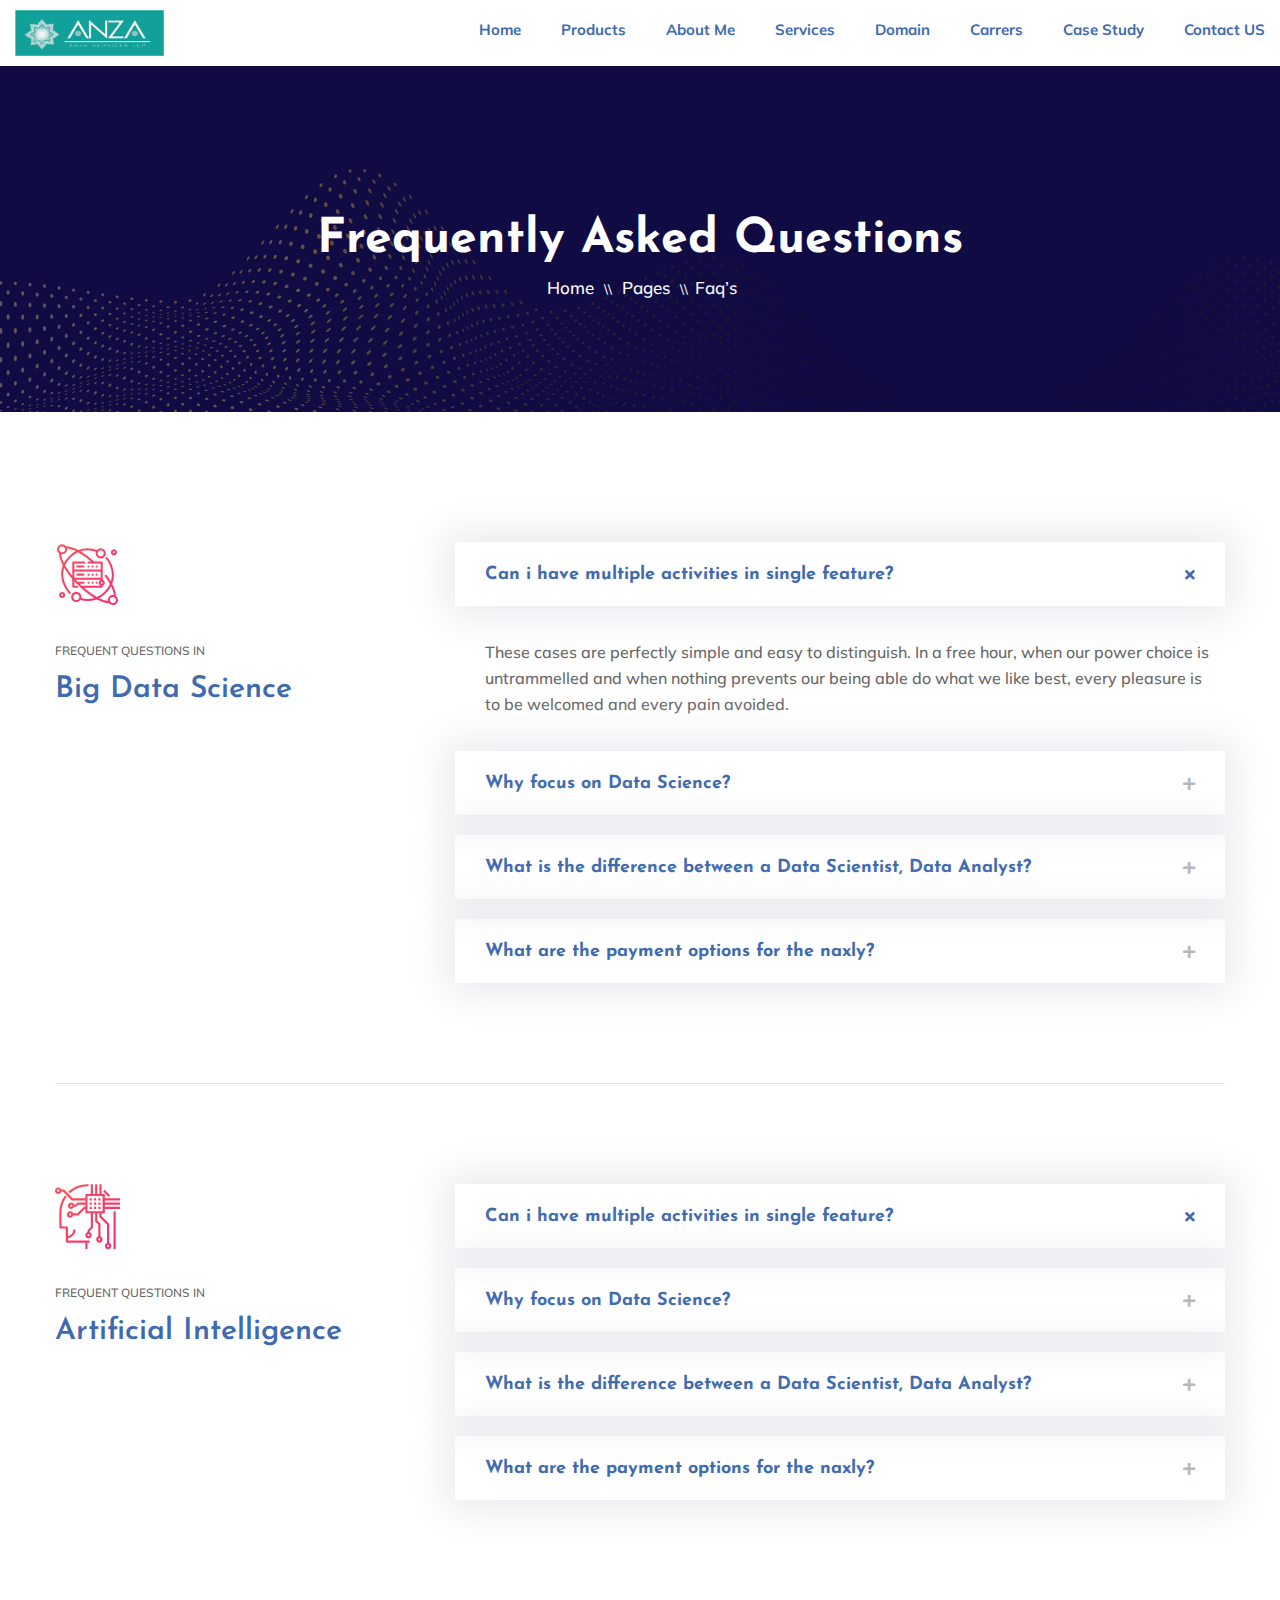
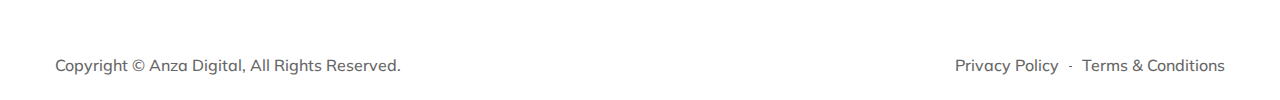
<file: faq.html>
<!DOCTYPE html>
<html lang="en">

<head>
    <meta charset="utf-8">
    <meta http-equiv="X-UA-Compatible" content="IE=edge">
    <meta name="viewport" content="width=device-width, initial-scale=1.0, maximum-scale=1.0, user-scalable=0">

    <title>Anza Digital</title>

    <!-- Fav Icon -->
    <link rel="icon" href="assets/images/favicon.ico" type="image/x-icon">

    <!-- Google Fonts -->
    <link href="https://fonts.googleapis.com/css?family=Josefin+Sans:300,300i,400,400i,600,600i,700,700i&display=swap"
        rel="stylesheet">
    <link
        href="https://fonts.googleapis.com/css?family=Muli:300,300i,400,400i,500,500i,600,600i,700,700i,800,800i,900,900i&display=swap"
        rel="stylesheet">

    <!-- Stylesheets -->
    <link href="assets/css/font-awesome-all.css" rel="stylesheet">
    <link href="assets/css/flaticon.css" rel="stylesheet">
    <link href="assets/css/owl.css" rel="stylesheet">
    <link href="assets/css/bootstrap.css" rel="stylesheet">
    <link href="assets/css/jquery.fancybox.min.css" rel="stylesheet">
    <link href="assets/css/animate.css" rel="stylesheet">
    <link href="assets/css/imagebg.css" rel="stylesheet">
    <link href="assets/css/global.css" rel="stylesheet">
    <link href="assets/css/header.css" rel="stylesheet">
    <link href="assets/css/color.css" rel="stylesheet">
    <link href="assets/css/style.css" rel="stylesheet">
    <link href="assets/css/responsive.css" rel="stylesheet">

</head>


<!-- page wrapper -->

<body class="boxed_wrapper">

    <!-- preloader -->
    <div class="preloader">
        <div id="handle-preloader" class="handle-preloader">
            <div class="animation-preloader">
                <div class="spinner"></div>
                <div class="txt-loading">
                    <span data-text-preloader="A" class="letters-loading">
                        A
                    </span>
                    <span data-text-preloader="N" class="letters-loading">
                        N
                    </span>
                    <span data-text-preloader="Z" class="letters-loading">
                        Z
                    </span>
                    <span data-text-preloader="A" class="letters-loading">
                        A
                    </span>
                </div>
            </div>
        </div>
    </div>
    <!-- preloader end -->


    <!-- main header -->
    <header class="main-header style-three home-onepage">
        <div class="header-upper">
            <div class="outer-box clearfix">
                <div class="left-column clearfix">
                    <div class="logo-box pull-left">
                        <figure class="logo"><a href="index.html"><img src="assets/images/logo-5.png" alt=""></a>
                        </figure>
                    </div>
                    <div class="menu-area pull-right clearfix">
                        <!--Mobile Navigation Toggler-->
                        <div class="mobile-nav-toggler">
                            <i class="icon-bar"></i>
                            <i class="icon-bar"></i>
                            <i class="icon-bar"></i>
                        </div>
                        <nav class="main-menu navbar-expand-md navbar-light">
                            <div class="collapse navbar-collapse show clearfix" id="navbarSupportedContent">
                                <ul class="navigation scroll-nav  clearfix">
                                    <li><a href="index.html">Home</a></li>
                                    <li><a href="index.html#products">Products</a></li>
                                    <li><a href="index.html#about">About Me</a></li>
                                    <li><a href="index.html#service">Services</a></li>
                                    <li><a href="index.html#domain">Domain</a></li>
                                    <li><a href="index.html#carrers">Carrers</a></li>
                                    <li><a href="index.html#cases">Case Study</a></li>
                                    <li><a href="index.html#contact">Contact US</a></li>
                                </ul>
                            </div>
                        </nav>
                    </div>
                </div>
            </div>
        </div>

        <!--sticky Header-->
        <div class="sticky-header">
            <div class="outer-box clearfix">
                <div class="left-column">
                    <figure class="logo-box pull-left"><a href="index.html"><img src="assets/images/logo-5.png"
                                alt=""></a></figure>
                    <div class="menu-area pull-right">
                        <nav class="main-menu clearfix">
                            <!--Keep This Empty / Menu will come through Javascript-->
                        </nav>
                    </div>
                </div>
            </div>
        </div>
    </header>
    <!-- main-header end -->

    <!-- Mobile Menu  -->
    <div class="mobile-menu">
        <div class="menu-backdrop"></div>
        <div class="close-btn"><i class="fas fa-times"></i></div>

        <nav class="menu-box">
            <div class="nav-logo"><a href="index.html"><img src="assets/images/logo-5.png" alt="" title=""></a></div>
            <div class="menu-outer">
                <!--Here Menu Will Come Automatically Via Javascript / Same Menu as in Header-->
            </div>
        </nav>
    </div><!-- End Mobile Menu -->


    <!--Page Title-->
    <section class="page-title text-center style-two">
        <div class="pattern-layer" style="background-image: url(assets/images/shape/shape-62.png);"></div>
        <div class="auto-container">
            <div class="content-box">
                <h1>Frequently Asked Questions</h1>
                <ul class="bread-crumb clearfix">
                    <li><a href="index.html">Home</a></li>
                    <li><span>\\</span></li>
                    <li>Pages</li>
                    <li><span>\\</span></li>
                    <li>Faq’s</li>
                </ul>
            </div>
        </div>
    </section>
    <!--End Page Title-->


    <!-- faq-page-section -->
    <section class="faq-page-section">
        <div class="auto-container">
            <div class="content-box-one">
                <div class="row clearfix">
                    <div class="col-lg-4 col-md-6 col-sm-12 left-column">
                        <div class="inner-box">
                            <div class="icon-box"><i class="flaticon-analytics"></i></div>
                            <span>Frequent Questions in</span>
                            <h3>Big Data Science</h3>
                        </div>
                    </div>
                    <div class="col-lg-8 col-md-6 col-sm-12 right-column">
                        <div class="accordion-block">
                            <ul class="accordion-box">
                                <li class="accordion block active-block">
                                    <div class="acc-btn active">
                                        <div class="icon-outer"><i class="fas fa-plus"></i></div>
                                        <h5>Can i have multiple activities in single feature?</h5>
                                    </div>
                                    <div class="acc-content current">
                                        <p>These cases are perfectly simple and easy to distinguish. In a free hour,
                                            when our power choice is untrammelled and when nothing prevents our being
                                            able do what we like best, every pleasure is to be welcomed and every pain
                                            avoided.</p>
                                    </div>
                                </li>
                                <li class="accordion block">
                                    <div class="acc-btn">
                                        <div class="icon-outer"><i class="fas fa-plus"></i></div>
                                        <h5>Why focus on Data Science?</h5>
                                    </div>
                                    <div class="acc-content">
                                        <p>These cases are perfectly simple and easy to distinguish. In a free hour,
                                            when our power choice is untrammelled and when nothing prevents our being
                                            able do what we like best, every pleasure is to be welcomed and every pain
                                            avoided.</p>
                                    </div>
                                </li>
                                <li class="accordion block">
                                    <div class="acc-btn">
                                        <div class="icon-outer"><i class="fas fa-plus"></i></div>
                                        <h5>What is the difference between a Data Scientist, Data Analyst?</h5>
                                    </div>
                                    <div class="acc-content">
                                        <p>These cases are perfectly simple and easy to distinguish. In a free hour,
                                            when our power choice is untrammelled and when nothing prevents our being
                                            able do what we like best, every pleasure is to be welcomed and every pain
                                            avoided.</p>
                                    </div>
                                </li>
                                <li class="accordion block">
                                    <div class="acc-btn">
                                        <div class="icon-outer"><i class="fas fa-plus"></i></div>
                                        <h5>What are the payment options for the naxly?</h5>
                                    </div>
                                    <div class="acc-content">
                                        <p>These cases are perfectly simple and easy to distinguish. In a free hour,
                                            when our power choice is untrammelled and when nothing prevents our being
                                            able do what we like best, every pleasure is to be welcomed and every pain
                                            avoided.</p>
                                    </div>
                                </li>
                            </ul>
                        </div>
                    </div>
                </div>
            </div>
            <div class="content-box-two">
                <div class="row clearfix">
                    <div class="col-lg-4 col-md-6 col-sm-12 left-column">
                        <div class="inner-box">
                            <div class="icon-box"><i class="flaticon-brain"></i></div>
                            <span>Frequent Questions in</span>
                            <h3>Artificial Intelligence</h3>
                        </div>
                    </div>
                    <div class="col-lg-8 col-md-6 col-sm-12 right-column">
                        <div class="accordion-block">
                            <ul class="accordion-box">
                                <li class="accordion block active-block">
                                    <div class="acc-btn active">
                                        <div class="icon-outer"><i class="fas fa-plus"></i></div>
                                        <h5>Can i have multiple activities in single feature?</h5>
                                    </div>
                                    <div class="acc-content">
                                        <p>These cases are perfectly simple and easy to distinguish. In a free hour,
                                            when our power choice is untrammelled and when nothing prevents our being
                                            able do what we like best, every pleasure is to be welcomed and every pain
                                            avoided.</p>
                                    </div>
                                </li>
                                <li class="accordion block">
                                    <div class="acc-btn">
                                        <div class="icon-outer"><i class="fas fa-plus"></i></div>
                                        <h5>Why focus on Data Science?</h5>
                                    </div>
                                    <div class="acc-content">
                                        <p>These cases are perfectly simple and easy to distinguish. In a free hour,
                                            when our power choice is untrammelled and when nothing prevents our being
                                            able do what we like best, every pleasure is to be welcomed and every pain
                                            avoided.</p>
                                    </div>
                                </li>
                                <li class="accordion block">
                                    <div class="acc-btn">
                                        <div class="icon-outer"><i class="fas fa-plus"></i></div>
                                        <h5>What is the difference between a Data Scientist, Data Analyst?</h5>
                                    </div>
                                    <div class="acc-content">
                                        <p>These cases are perfectly simple and easy to distinguish. In a free hour,
                                            when our power choice is untrammelled and when nothing prevents our being
                                            able do what we like best, every pleasure is to be welcomed and every pain
                                            avoided.</p>
                                    </div>
                                </li>
                                <li class="accordion block">
                                    <div class="acc-btn">
                                        <div class="icon-outer"><i class="fas fa-plus"></i></div>
                                        <h5>What are the payment options for the naxly?</h5>
                                    </div>
                                    <div class="acc-content">
                                        <p>These cases are perfectly simple and easy to distinguish. In a free hour,
                                            when our power choice is untrammelled and when nothing prevents our being
                                            able do what we like best, every pleasure is to be welcomed and every pain
                                            avoided.</p>
                                    </div>
                                </li>
                            </ul>
                        </div>
                    </div>
                </div>
            </div>
        </div>
    </section>
    <!-- faq-page-section end -->


    <!-- footer-style-five -->
    <footer class="main-footer">
        <!-- <div class="pattern-layer" style="background-image: url(assets/images/shape/shape-45.png);"></div> -->
        <div class="footer-bottom style-one">
            <div class="auto-container clearfix">
                <div class="copyright pull-left">
                    <p>Copyright &copy; <a href="index.html">Anza Digital</a>, All Rights Reserved.</p>
                </div>
                <ul class="footer-nav pull-right">
                    <li><a href="index.html">Privacy Policy</a></li>
                    <li><a href="index.html">Terms & Conditions</a></li>
                </ul>
            </div>
        </div>
    </footer>
    <!-- footer-style-five end -->


    <!--Scroll to top-->
    <button class="scroll-top scroll-to-target" data-target="html">
        <span class="fas fa-angle-up"></span>
    </button>


    <!-- jequery plugins -->
    <script src="assets/js/jquery.js"></script>
    <script src="assets/js/popper.min.js"></script>
    <script src="assets/js/bootstrap.min.js"></script>
    <script src="assets/js/owl.js"></script>
    <script src="assets/js/wow.js"></script>
    <script src="assets/js/validation.js"></script>
    <script src="assets/js/jquery.fancybox.js"></script>
    <script src="assets/js/appear.js"></script>
    <script src="assets/js/jquery.countTo.js"></script>
    <script src="assets/js/scrollbar.js"></script>
    <script src="assets/js/tilt.jquery.js"></script>
    <script src="assets/js/pagenav.js"></script>

    <!-- main-js -->
    <script src="assets/js/script.js"></script>

</body><!-- End of .page_wrapper -->

</html>
</file>
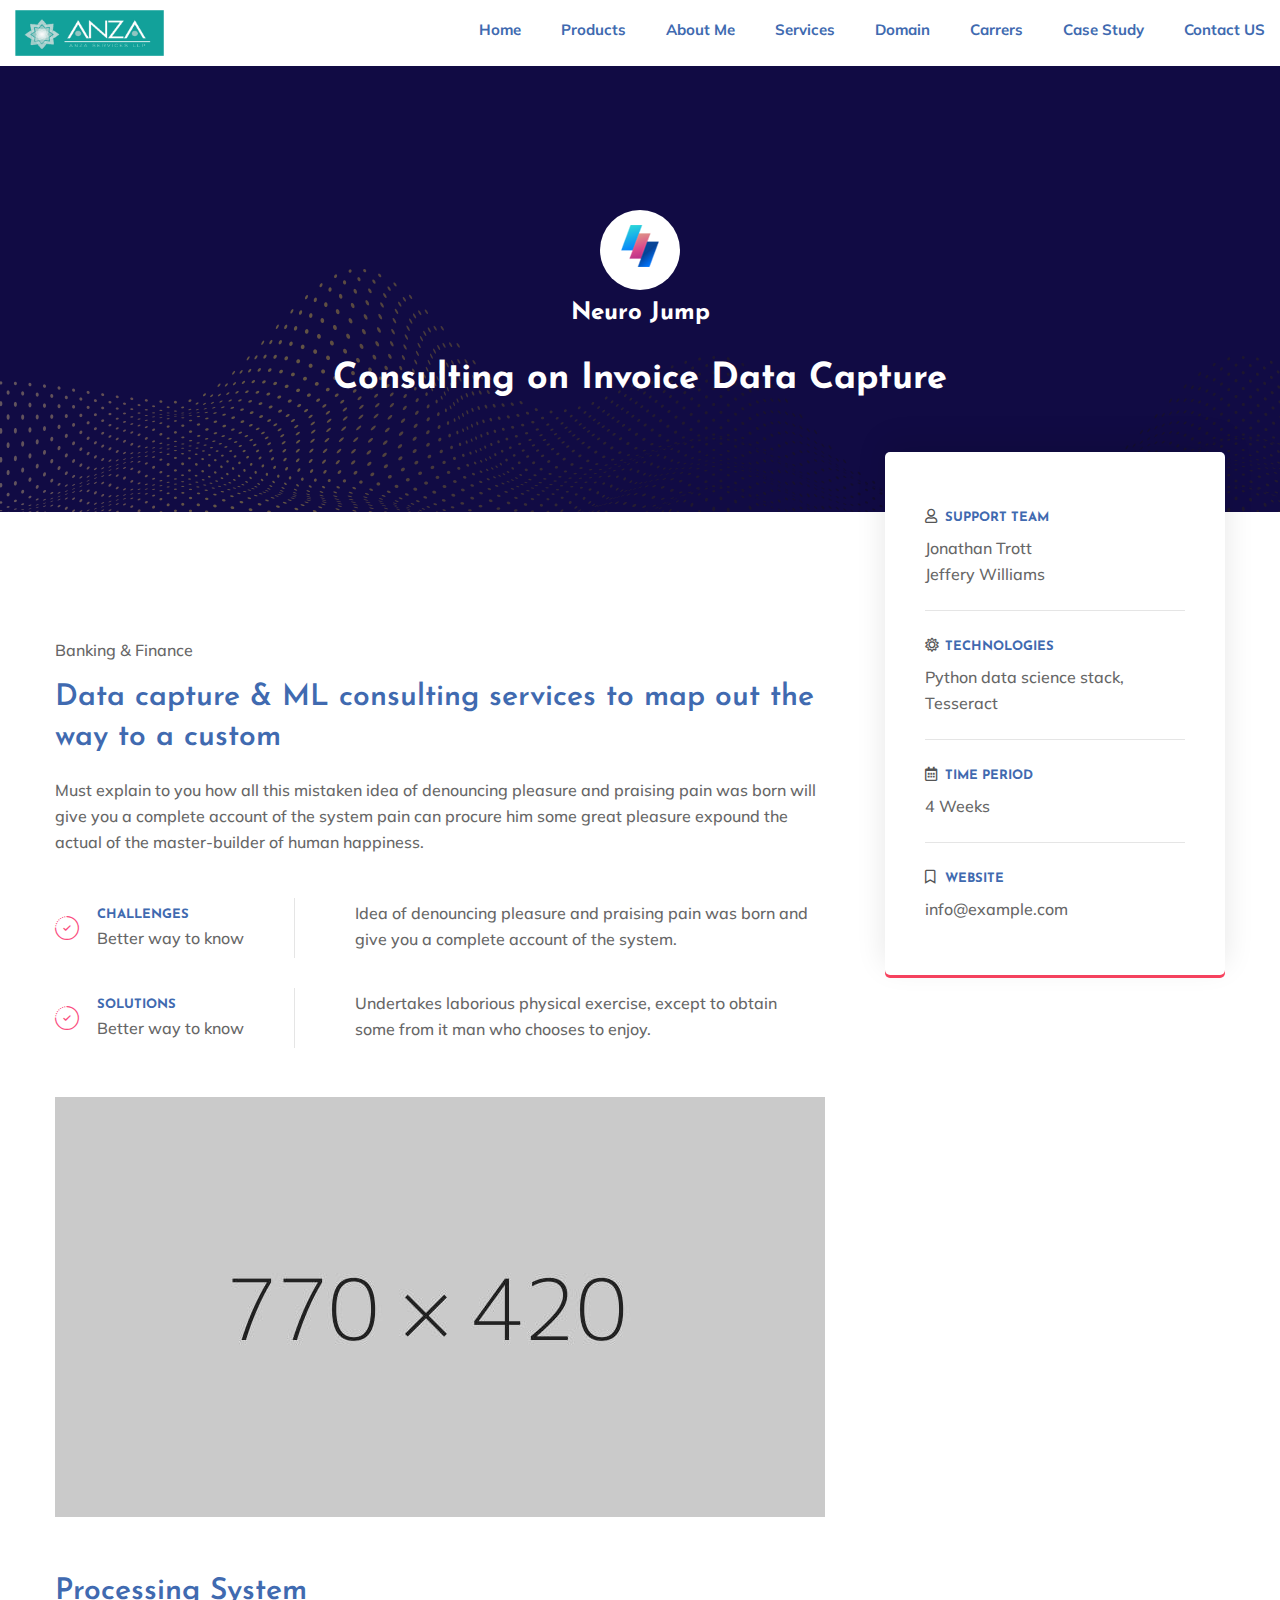
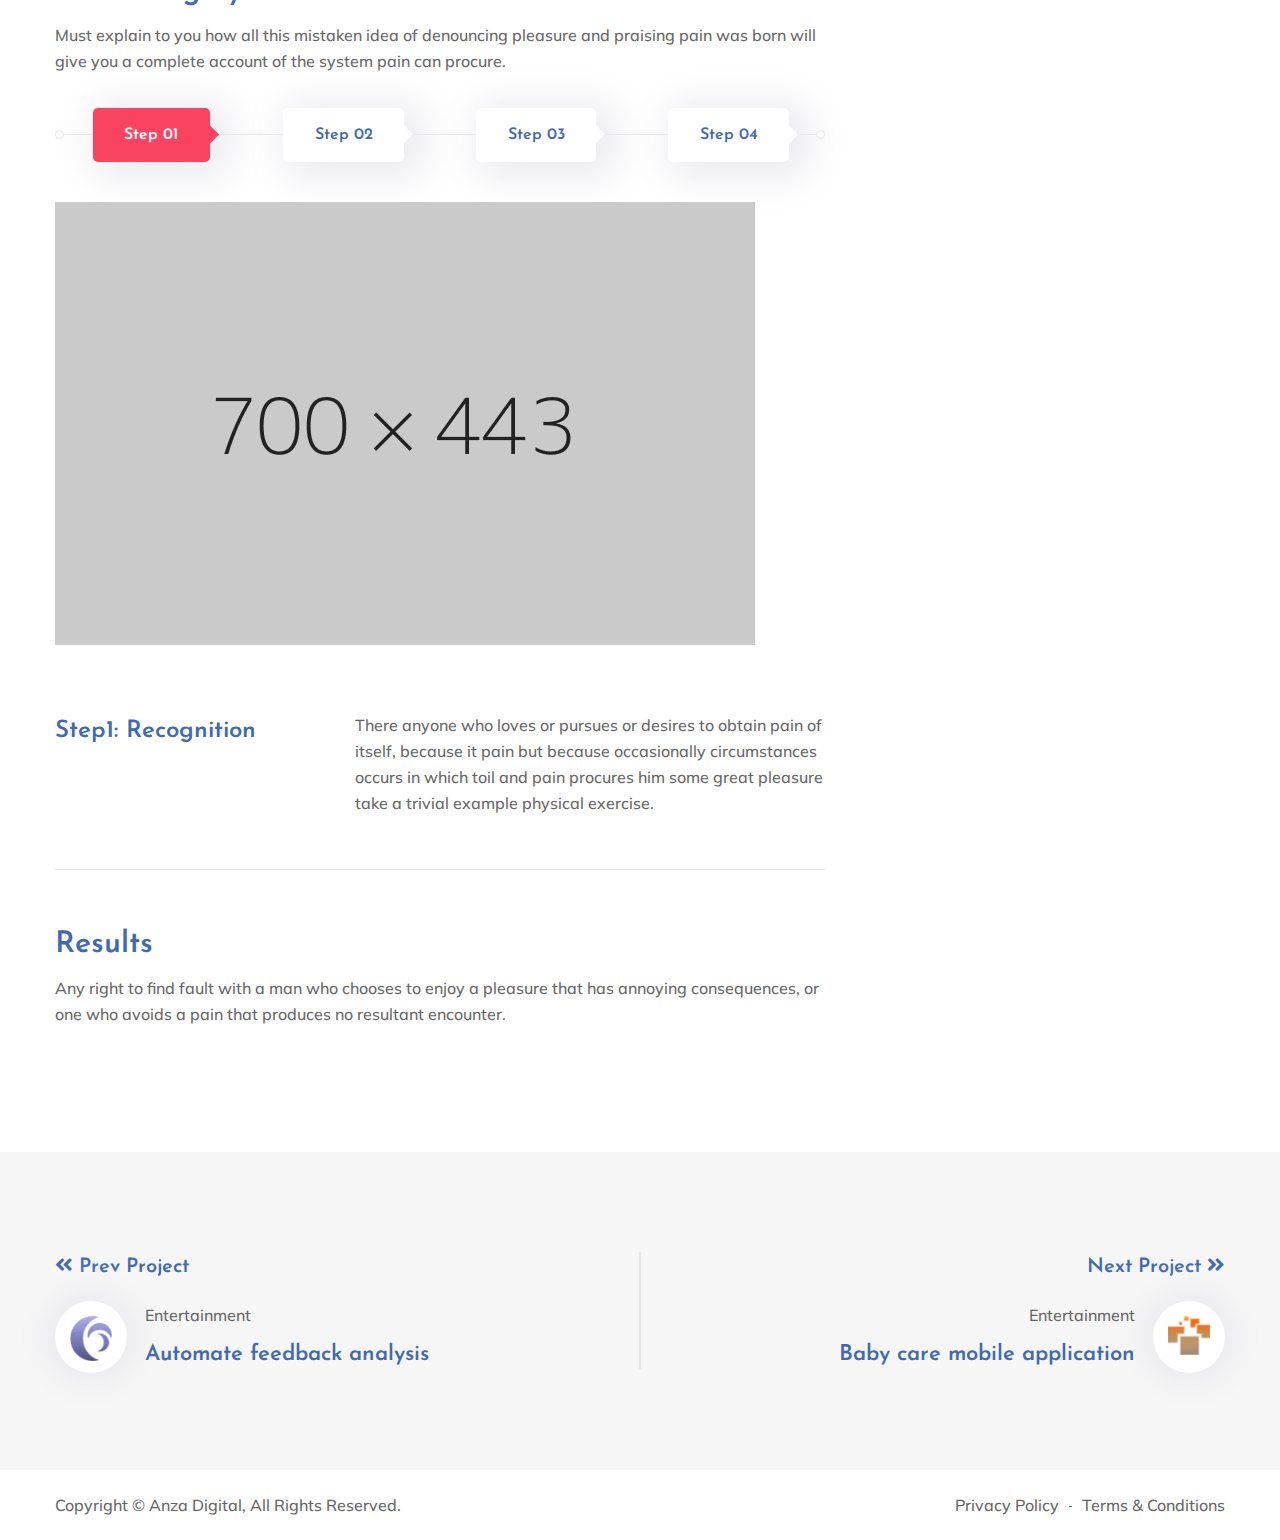
<file: project-details.html>
<!DOCTYPE html>
<html lang="en">

<head>
    <meta charset="utf-8">
    <meta http-equiv="X-UA-Compatible" content="IE=edge">
    <meta name="viewport" content="width=device-width, initial-scale=1.0, maximum-scale=1.0, user-scalable=0">

    <title>Anza Digital</title>

    <!-- Fav Icon -->
    <link rel="icon" href="assets/images/favicon.ico" type="image/x-icon">

    <!-- Google Fonts -->
    <link href="https://fonts.googleapis.com/css?family=Josefin+Sans:300,300i,400,400i,600,600i,700,700i&display=swap"
        rel="stylesheet">
    <link
        href="https://fonts.googleapis.com/css?family=Muli:300,300i,400,400i,500,500i,600,600i,700,700i,800,800i,900,900i&display=swap"
        rel="stylesheet">

    <!-- Stylesheets -->
    <link href="assets/css/font-awesome-all.css" rel="stylesheet">
    <link href="assets/css/flaticon.css" rel="stylesheet">
    <link href="assets/css/owl.css" rel="stylesheet">
    <link href="assets/css/bootstrap.css" rel="stylesheet">
    <link href="assets/css/jquery.fancybox.min.css" rel="stylesheet">
    <link href="assets/css/animate.css" rel="stylesheet">
    <link href="assets/css/imagebg.css" rel="stylesheet">
    <link href="assets/css/global.css" rel="stylesheet">
    <link href="assets/css/header.css" rel="stylesheet">
    <link href="assets/css/color.css" rel="stylesheet">
    <link href="assets/css/style.css" rel="stylesheet">
    <link href="assets/css/responsive.css" rel="stylesheet">

</head>


<!-- page wrapper -->

<body class="boxed_wrapper">

    <!-- preloader -->
    <div class="preloader">
        <div id="handle-preloader" class="handle-preloader">
            <div class="animation-preloader">
                <div class="spinner"></div>
                <div class="txt-loading">
                    <span data-text-preloader="A" class="letters-loading">
                        A
                    </span>
                    <span data-text-preloader="N" class="letters-loading">
                        N
                    </span>
                    <span data-text-preloader="Z" class="letters-loading">
                        Z
                    </span>
                    <span data-text-preloader="A" class="letters-loading">
                        A
                    </span>
                </div>
            </div>
        </div>
    </div>
    <!-- preloader end -->


    <!-- main header -->
    <header class="main-header style-three home-onepage">
        <div class="header-upper">
            <div class="outer-box clearfix">
                <div class="left-column clearfix">
                    <div class="logo-box pull-left">
                        <figure class="logo"><a href="index.html"><img src="assets/images/logo-5.png" alt=""></a>
                        </figure>
                    </div>
                    <div class="menu-area pull-right clearfix">
                        <!--Mobile Navigation Toggler-->
                        <div class="mobile-nav-toggler">
                            <i class="icon-bar"></i>
                            <i class="icon-bar"></i>
                            <i class="icon-bar"></i>
                        </div>
                        <nav class="main-menu navbar-expand-md navbar-light">
                            <div class="collapse navbar-collapse show clearfix" id="navbarSupportedContent">
                                <ul class="navigation scroll-nav  clearfix">
                                    <li><a href="index.html">Home</a></li>
                                    <li><a href="index.html#products">Products</a></li>
                                    <li><a href="index.html#about">About Me</a></li>
                                    <li><a href="index.html#service">Services</a></li>
                                    <li><a href="index.html#domain">Domain</a></li>
                                    <li><a href="index.html#carrers">Carrers</a></li>
                                    <li><a href="index.html#cases">Case Study</a></li>
                                    <li><a href="index.html#contact">Contact US</a></li>
                                </ul>
                            </div>
                        </nav>
                    </div>
                </div>
            </div>
        </div>

        <!--sticky Header-->
        <div class="sticky-header">
            <div class="outer-box clearfix">
                <div class="left-column">
                    <figure class="logo-box pull-left"><a href="index.html"><img src="assets/images/logo-5.png"
                                alt=""></a></figure>
                    <div class="menu-area pull-right">
                        <nav class="main-menu clearfix">
                            <!--Keep This Empty / Menu will come through Javascript-->
                        </nav>
                    </div>
                </div>
            </div>
        </div>
    </header>
    <!-- main-header end -->

    <!-- Mobile Menu  -->
    <div class="mobile-menu">
        <div class="menu-backdrop"></div>
        <div class="close-btn"><i class="fas fa-times"></i></div>

        <nav class="menu-box">
            <div class="nav-logo"><a href="index.html"><img src="assets/images/logo-5.png" alt="" title=""></a></div>
            <div class="menu-outer">
                <!--Here Menu Will Come Automatically Via Javascript / Same Menu as in Header-->
            </div>
        </nav>
    </div><!-- End Mobile Menu -->


    <!--Page Title-->
    <section class="page-title text-center style-two">
        <div class="pattern-layer" style="background-image: url(assets/images/shape/shape-62.png);"></div>
        <div class="auto-container">
            <div class="content-box">
                <figure class="icon-box"><img src="assets/images/icons/icon-2.png" alt=""></figure>
                <h3>Neuro Jump</h3>
                <h2>Consulting on Invoice Data Capture</h2>
            </div>
        </div>
    </section>
    <!--End Page Title-->


    <!-- project-details -->
    <section class="project-details">
        <div class="upper-box">
            <div class="auto-container">
                <div class="row clearfix">
                    <div class="col-lg-8 col-md-12 col-sm-12 content-side">
                        <div class="project-details-content">
                            <div class="data-box">
                                <div class="title-box">
                                    <span>Banking & Finance</span>
                                    <h3>Data capture & ML consulting services to map out the way to a custom</h3>
                                    <p>Must explain to you how all this mistaken idea of denouncing pleasure and
                                        praising pain was born will give you a complete account of the system pain can
                                        procure him some great pleasure expound the actual of the master-builder of
                                        human happiness.</p>
                                </div>
                                <div class="intro-box">
                                    <div class="single-item clearfix">
                                        <div class="left-column">
                                            <div class="icon-box"><i class="flaticon-accept"></i></div>
                                            <span>Challenges</span>
                                            <p>Better way to know</p>
                                        </div>
                                        <div class="right-column">
                                            <p>Idea of denouncing pleasure and praising pain was born and give you a
                                                complete account of the system.</p>
                                        </div>
                                    </div>
                                    <div class="single-item clearfix">
                                        <div class="left-column">
                                            <div class="icon-box"><i class="flaticon-accept"></i></div>
                                            <span>Solutions</span>
                                            <p>Better way to know</p>
                                        </div>
                                        <div class="right-column">
                                            <p>Undertakes laborious physical exercise, except to obtain some from it man
                                                who chooses to enjoy.</p>
                                        </div>
                                    </div>
                                </div>
                            </div>
                            <figure class="single-image"><img src="assets/images/gallery/gallery-29.jpg" alt="">
                            </figure>
                            <div class="processing-system">
                                <div class="title-box">
                                    <h3>Processing System</h3>
                                    <p>Must explain to you how all this mistaken idea of denouncing pleasure and
                                        praising pain was born will give you a complete account of the system pain can
                                        procure.</p>
                                </div>
                                <div class="tabs-box">
                                    <div class="tab-btn-box">
                                        <ul class="tab-btns tab-buttons clearfix">
                                            <li class="tab-btn active-btn" data-tab="#tab-1"><span>Step 01</span></li>
                                            <li class="tab-btn" data-tab="#tab-2"><span>Step 02</span></li>
                                            <li class="tab-btn" data-tab="#tab-3"><span>Step 03</span></li>
                                            <li class="tab-btn" data-tab="#tab-4"><span>Step 04</span></li>
                                        </ul>
                                    </div>
                                    <div class="tabs-content">
                                        <div class="tab active-tab" id="tab-1">
                                            <div class="content-box">
                                                <figure class="image-box"><img
                                                        src="assets/images/resource/illastration-9.png" alt=""></figure>
                                                <div class="text">
                                                    <h3>Step1: Recognition</h3>
                                                    <p>There anyone who loves or pursues or desires to obtain pain of
                                                        itself, because it pain but because occasionally circumstances
                                                        occurs in which toil and pain procures him some great pleasure
                                                        take a trivial example physical exercise.</p>
                                                </div>
                                            </div>
                                        </div>
                                        <div class="tab" id="tab-2">
                                            <div class="content-box">
                                                <figure class="image-box"><img
                                                        src="assets/images/resource/illastration-9.png" alt=""></figure>
                                                <div class="text">
                                                    <h3>Step2: Recognition</h3>
                                                    <p>There anyone who loves or pursues or desires to obtain pain of
                                                        itself, because it pain but because occasionally circumstances
                                                        occurs in which toil and pain procures him some great pleasure
                                                        take a trivial example physical exercise.</p>
                                                </div>
                                            </div>
                                        </div>
                                        <div class="tab" id="tab-3">
                                            <div class="content-box">
                                                <figure class="image-box"><img
                                                        src="assets/images/resource/illastration-9.png" alt=""></figure>
                                                <div class="text">
                                                    <h3>Step3: Recognition</h3>
                                                    <p>There anyone who loves or pursues or desires to obtain pain of
                                                        itself, because it pain but because occasionally circumstances
                                                        occurs in which toil and pain procures him some great pleasure
                                                        take a trivial example physical exercise.</p>
                                                </div>
                                            </div>
                                        </div>
                                        <div class="tab" id="tab-4">
                                            <div class="content-box">
                                                <figure class="image-box"><img
                                                        src="assets/images/resource/illastration-9.png" alt=""></figure>
                                                <div class="text">
                                                    <h3>Step4: Recognition</h3>
                                                    <p>There anyone who loves or pursues or desires to obtain pain of
                                                        itself, because it pain but because occasionally circumstances
                                                        occurs in which toil and pain procures him some great pleasure
                                                        take a trivial example physical exercise.</p>
                                                </div>
                                            </div>
                                        </div>
                                    </div>
                                </div>
                            </div>
                            <div class="result-box">
                                <div class="inner">
                                    <h3>Results</h3>
                                    <p>Any right to find fault with a man who chooses to enjoy a pleasure that has
                                        annoying consequences, or one who avoids a pain that produces no resultant
                                        encounter.</p>
                                </div>
                            </div>
                        </div>
                    </div>
                    <div class="col-lg-4 col-md-12 col-sm-12 sidebar-side">
                        <div class="project-sidebar">
                            <div class="info-box">
                                <div class="single-item">
                                    <div class="box">
                                        <div class="icon-box"><i class="far fa-user"></i></div>
                                        <span>Support Team</span>
                                    </div>
                                    <div class="text">
                                        <p>Jonathan Trott</p>
                                        <p>Jeffery Williams</p>
                                    </div>
                                </div>
                                <div class="single-item">
                                    <div class="box">
                                        <div class="icon-box"><i class="far fa-sun"></i></div>
                                        <span>Technologies</span>
                                    </div>
                                    <div class="text">
                                        <p>Python data science stack, Tesseract</p>
                                    </div>
                                </div>
                                <div class="single-item">
                                    <div class="box">
                                        <div class="icon-box"><i class="far fa-calendar-alt"></i></div>
                                        <span>Time Period</span>
                                    </div>
                                    <div class="text">
                                        <p>4 Weeks</p>
                                    </div>
                                </div>
                                <div class="single-item">
                                    <div class="box">
                                        <div class="icon-box"><i class="far fa-bookmark"></i></div>
                                        <span>Website</span>
                                    </div>
                                    <div class="text">
                                        <p><a href="mailto:info@example.com">info@example.com</a></p>
                                    </div>
                                </div>
                            </div>
                        </div>
                    </div>
                </div>
            </div>
        </div>
        <div class="nav-btn-box">
            <div class="auto-container">
                <div class="btn-inner clearfix">
                    <div class="btn-left pull-left">
                        <div class="prev-btn">
                            <h4><a href="portfolio-details.html"><i class="fas fa-angle-double-left"></i>&nbsp;Prev
                                    Project</a></h4>
                        </div>
                        <div class="box">
                            <figure class="icon-box"><img src="assets/images/icons/icon-8.png" alt=""></figure>
                            <span>Entertainment</span>
                            <h3>Automate feedback analysis</h3>
                        </div>
                    </div>
                    <div class="btn-right pull-right text-right">
                        <div class="prev-btn">
                            <h4><a href="portfolio-details.html">Next Project&nbsp;<i
                                        class="fas fa-angle-double-right"></i></a></h4>
                        </div>
                        <div class="box">
                            <figure class="icon-box"><img src="assets/images/icons/icon-9.png" alt=""></figure>
                            <span>Entertainment</span>
                            <h3>Baby care mobile application</h3>
                        </div>
                    </div>
                </div>
            </div>
        </div>
    </section>
    <!-- project-details end -->


    <!-- footer-style-five -->
    <footer class="main-footer">
        <!-- <div class="pattern-layer" style="background-image: url(assets/images/shape/shape-45.png);"></div> -->
        <div class="footer-bottom style-one">
            <div class="auto-container clearfix">
                <div class="copyright pull-left">
                    <p>Copyright &copy; <a href="index.html">Anza Digital</a>, All Rights Reserved.</p>
                </div>
                <ul class="footer-nav pull-right">
                    <li><a href="index.html">Privacy Policy</a></li>
                    <li><a href="index.html">Terms & Conditions</a></li>
                </ul>
            </div>
        </div>
    </footer>
    <!-- footer-style-five end -->


    <!--Scroll to top-->
    <button class="scroll-top scroll-to-target" data-target="html">
        <span class="fas fa-angle-up"></span>
    </button>


    <!-- jequery plugins -->
    <script src="assets/js/jquery.js"></script>
    <script src="assets/js/popper.min.js"></script>
    <script src="assets/js/bootstrap.min.js"></script>
    <script src="assets/js/owl.js"></script>
    <script src="assets/js/wow.js"></script>
    <script src="assets/js/validation.js"></script>
    <script src="assets/js/jquery.fancybox.js"></script>
    <script src="assets/js/appear.js"></script>
    <script src="assets/js/isotope.js"></script>
    <script src="assets/js/jquery.countTo.js"></script>
    <script src="assets/js/scrollbar.js"></script>
    <script src="assets/js/tilt.jquery.js"></script>
    <script src="assets/js/pagenav.js"></script>

    <!-- main-js -->
    <script src="assets/js/script.js"></script>

</body><!-- End of .page_wrapper -->

</html>
</file>
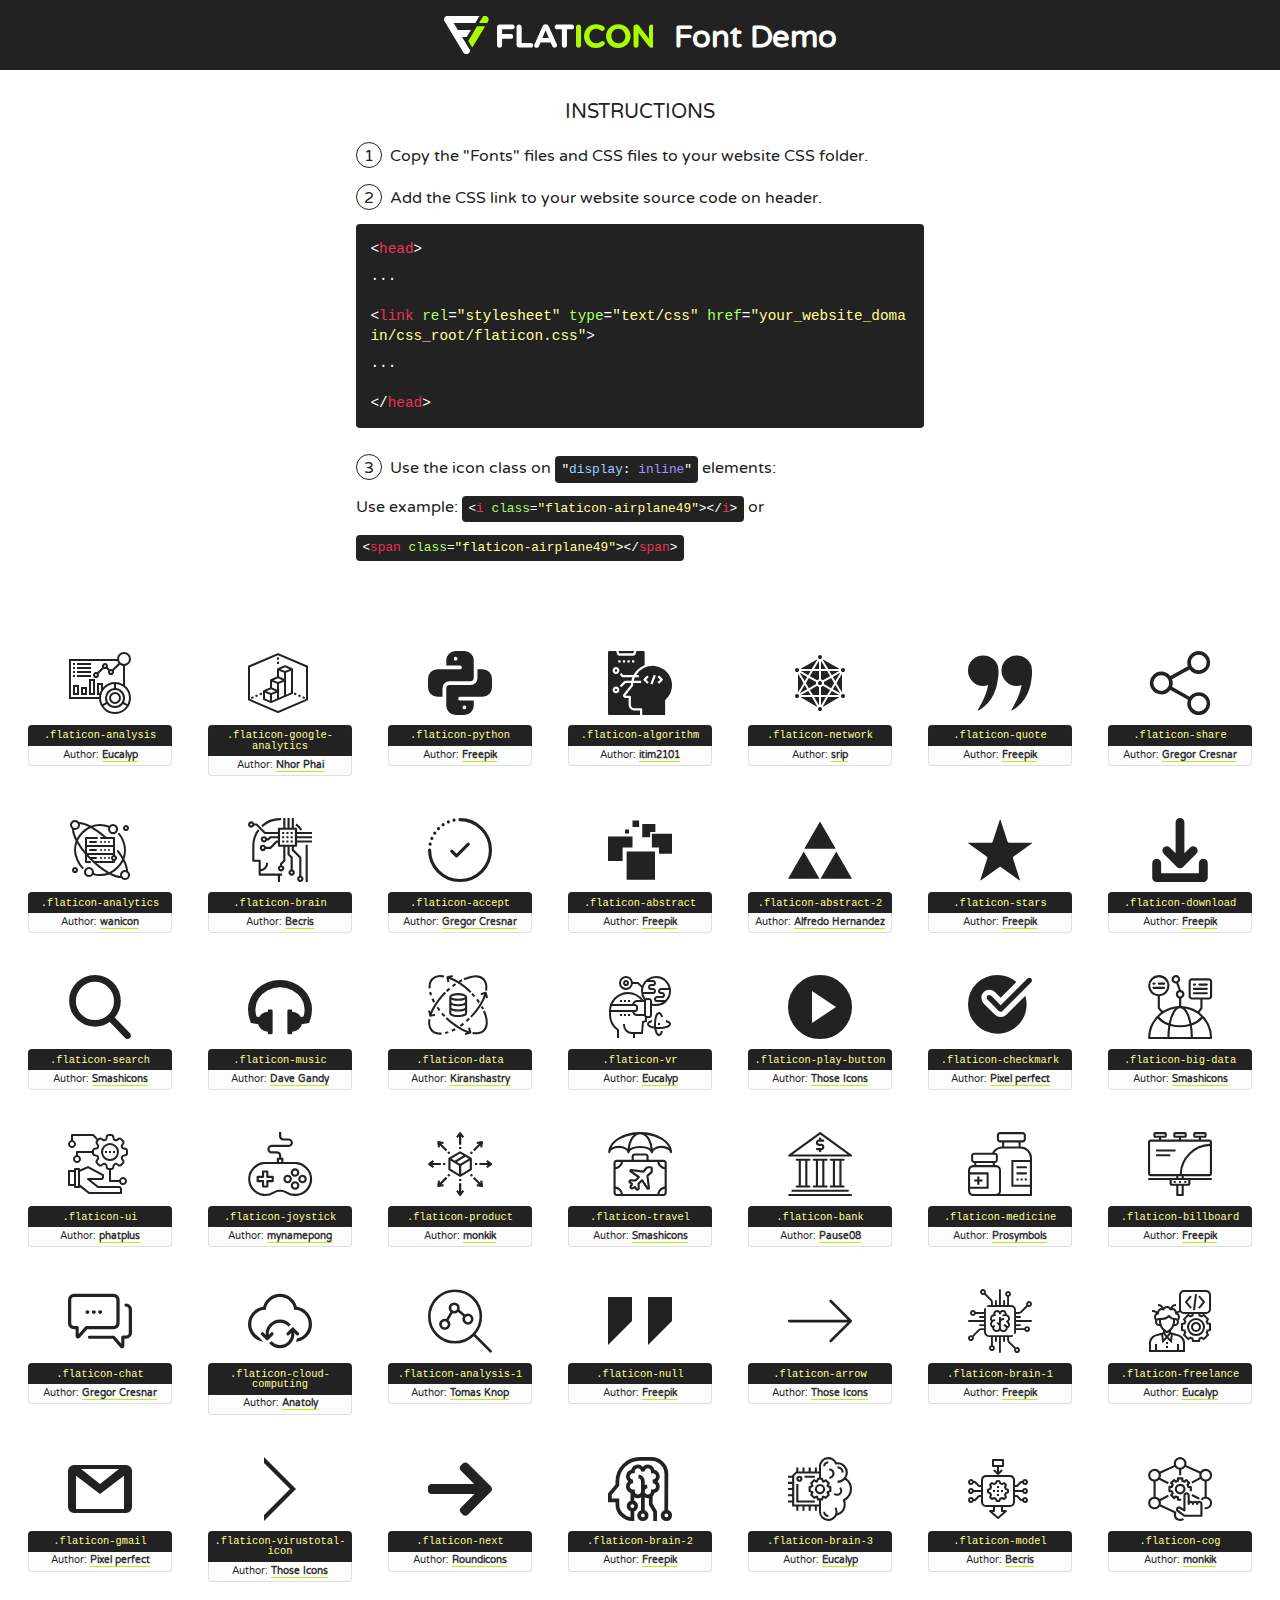
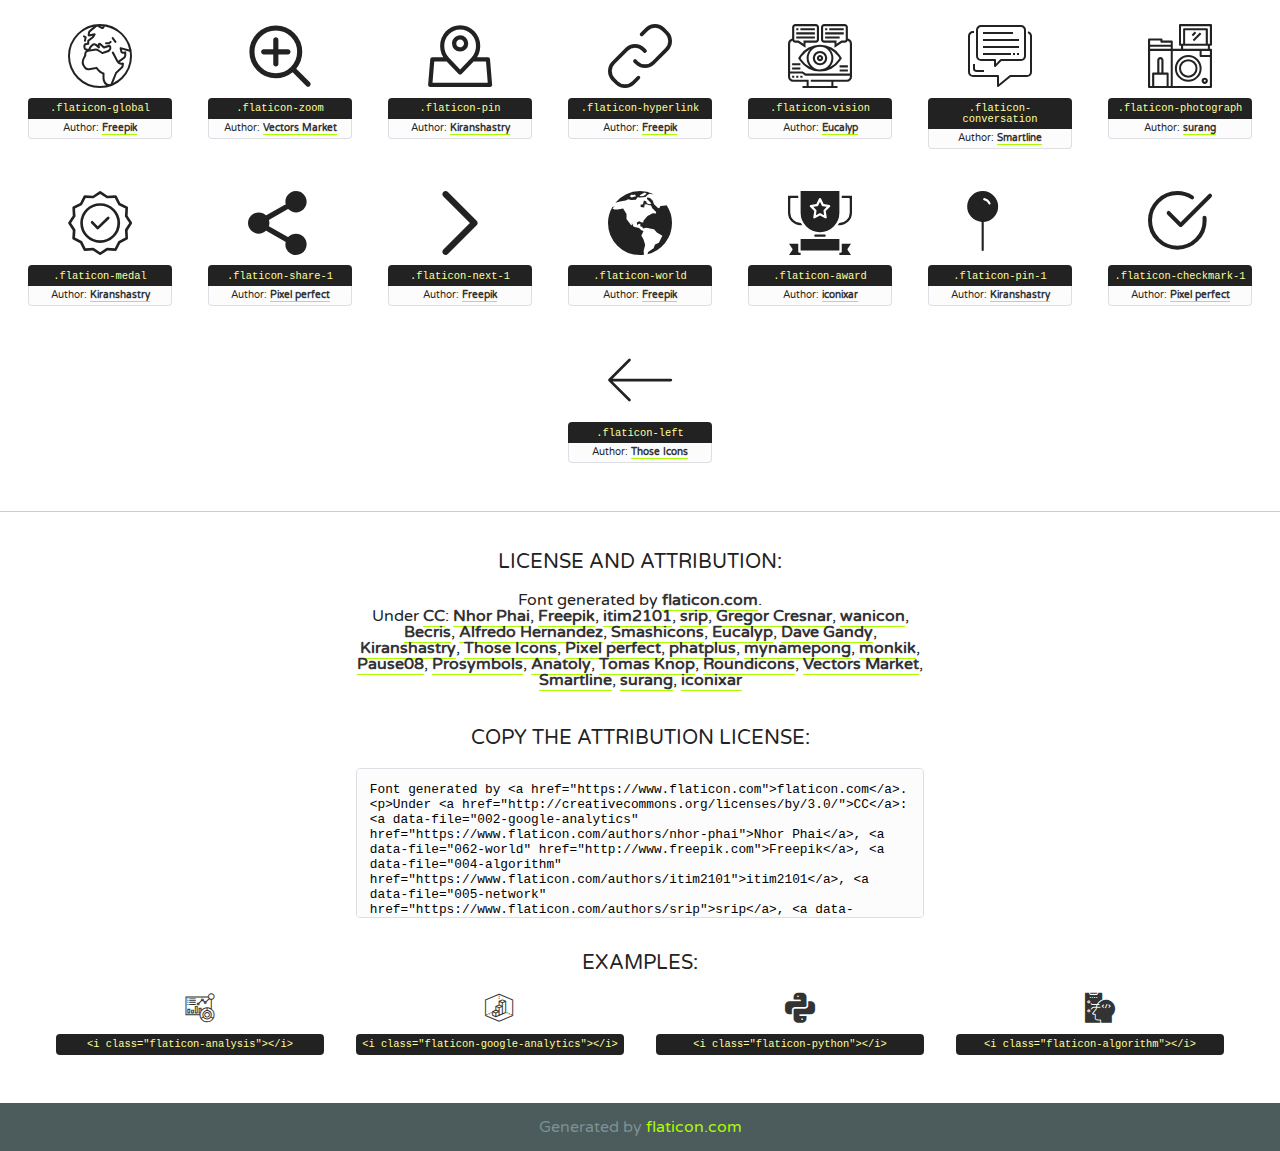
<file: assets/fonts/flaticon.html>
<!DOCTYPE html>
<!--
  Flaticon icon font: Flaticon
  Creation date: 18/01/2020 16:21
-->
<html>
<!DOCTYPE html>
<html>

<head>
    <title>Flaticon WebFont</title>
    <link href="http://fonts.googleapis.com/css?family=Varela+Round" rel="stylesheet" type="text/css" />
    <link rel="stylesheet" type="text/css" href="flaticon.css">
    <meta charset="UTF-8">
    <style>
    html, body, div, span, applet, object, iframe,
    h1, h2, h3, h4, h5, h6, p, blockquote, pre,
    a, abbr, acronym, address, big, cite, code,
    del, dfn, em, img, ins, kbd, q, s, samp,
    small, strike, strong, sub, sup, tt, var,
    b, u, i, center,
    dl, dt, dd, ol, ul, li,
    fieldset, form, label, legend,
    table, caption, tbody, tfoot, thead, tr, th, td,
    article, aside, canvas, details, embed, 
    figure, figcaption, footer, header, hgroup, 
    menu, nav, output, ruby, section, summary,
    time, mark, audio, video {
        margin: 0;
        padding: 0;
        border: 0;
        font-size: 100%;
        font: inherit;
        vertical-align: baseline;
    }
    /* HTML5 display-role reset for older browsers */
    article, aside, details, figcaption, figure, 
    footer, header, hgroup, menu, nav, section {
        display: block;
    }
    body {
        line-height: 1;
    }
    ol, ul {
        list-style: none;
    }
    blockquote, q {
        quotes: none;
    }
    blockquote:before, blockquote:after,
    q:before, q:after {
        content: '';
        content: none;
    }
    table {
        border-collapse: collapse;
        border-spacing: 0;
    }
    body {
        font-family: 'Varela Round', Helvetica, Arial, sans-serif;
        font-size: 16px;
        color: #222;
    }
    a {
        color: #333;
        border-bottom: 1px solid #a9fd00;
        font-weight: bold;
        text-decoration: none;
    }
    * {
        -moz-box-sizing: border-box;
        -webkit-box-sizing: border-box;
        box-sizing: border-box;
        margin: 0;
        padding: 0;
    }
    [class^="flaticon-"]:before, [class*=" flaticon-"]:before, [class^="flaticon-"]:after, [class*=" flaticon-"]:after {
        font-family: Flaticon;
        font-size: 30px;
        font-style: normal;
        margin-left: 20px;
        color: #333;
    }
    .wrapper {
        max-width: 600px;
        margin: auto;
        padding: 0 1em;
    }
    .title {
        font-size: 1.25em;
        text-align: center;
        margin-bottom: 1em;
        text-transform: uppercase;
    }
    header {
        text-align: center;
        background-color: #222;
        color: #fff;
        padding: 1em;
    }
    header .logo {
        width: 210px;
        height: 38px;
        display: inline-block;
        vertical-align: middle;
        margin-right: 1em;
        border: none;
    }
    header strong {
        font-size: 1.95em;
        font-weight: bold;
        vertical-align: middle;
        margin-top: 5px;
        display: inline-block;
    }
    .demo {
        margin: 2em auto;
        line-height: 1.25em;
    }
    .demo ul li {
        margin-bottom: 1em;
    }
    .demo ul li .num {
        color: #222;
        border-radius: 20px;
        display: inline-block;
        width: 26px;
        padding: 3px;
        height: 26px;
        text-align: center;
        margin-right: 0.5em;
        border: 1px solid #222;
    }
    .demo ul li code {
        background-color: #222;
        border-radius: 4px;
        padding: 0.25em 0.5em;
        display: inline-block;
        color: #fff;
        font-family: Consolas,Monaco,Lucida Console,Liberation Mono,DejaVu Sans Mono,Bitstream Vera Sans Mono,Courier New, monospace;
        font-weight: lighter;
        margin-top: 1em;
        font-size: 0.8em;
        word-break: break-all;
    }
    .demo ul li code.big {
        padding: 1em;
        font-size: 0.9em;
    }
    .demo ul li code .red {
        color: #EF3159;
    }
    .demo ul li code .green {
        color: #ACFF65;
    }
    .demo ul li code .yellow {
        color: #FFFF99;
    }
    .demo ul li code .blue {
        color: #99D3FF;
    }
    .demo ul li code .purple {
        color: #A295FF;
    }
    .demo ul li code .dots {
        margin-top: 0.5em;
        display: block;
    }
    #glyphs {
        border-bottom: 1px solid #ccc;
        padding: 2em 0;
        text-align: center;
    }
    .glyph {
        display: inline-block;
        width: 9em;
        margin: 1em;
        text-align: center;
        vertical-align: top;
        background: #FFF;
    }
    .glyph .glyph-icon {
        padding: 10px;
        display: block;
        font-family:"Flaticon";
        font-size: 64px;
        line-height: 1;
    }
    .glyph .glyph-icon:before {
        font-size: 64px;
        color: #222;
        margin-left: 0;
    }
    .class-name {
        font-size: 0.65em;
        background-color: #222;
        color: #fff;
        border-radius: 4px 4px 0 0;
        padding: 0.5em;
        color: #FFFF99;
        font-family: Consolas,Monaco,Lucida Console,Liberation Mono,DejaVu Sans Mono,Bitstream Vera Sans Mono,Courier New, monospace;
    }
    .author-name {
        font-size: 0.6em;
        background-color: #fcfcfd;
        border: 1px solid #DEDEE4;
        border-top: 0;
        border-radius: 0 0 4px 4px;
        padding: 0.5em;
    }
    .class-name:last-child {
        font-size: 10px;
        color:#888;
    }
    .class-name:last-child a {
        font-size: 10px;
        color:#555;
    }
    .class-name:last-child a:hover {
        color:#a9fd00;
    }
    .glyph > input {
        display: block;
        width: 100px;
        margin: 5px auto;
        text-align: center;
        font-size: 12px;
        cursor: text;
    }
    .glyph > input.icon-input {
        font-family:"Flaticon";
        font-size: 16px;
        margin-bottom: 10px;
    }
    .attribution .title {
        margin-top: 2em;
    }
    .attribution textarea {
        background-color: #fcfcfd;
        padding: 1em;
        border: none;
        box-shadow: none;
        border: 1px solid #DEDEE4;
        border-radius: 4px;
        resize: none;
        width: 100%;
        height: 150px;
        font-size: 0.8em;
        font-family: Consolas,Monaco,Lucida Console,Liberation Mono,DejaVu Sans Mono,Bitstream Vera Sans Mono,Courier New, monospace;
        -webkit-appearance: none;
    }
    .iconsuse {
        margin: 2em auto;
        text-align: center;
        max-width: 1200px;
    }
    .iconsuse:after {
        content: '';
        display: table;
        clear: both;
    }
    .iconsuse .image {
        float: left;
        width: 25%;
        padding: 0 1em;
    }
    .iconsuse .image p {
        margin-bottom: 1em;
    }
    .iconsuse .image span {
        display: block;
        font-size: 0.65em;
        background-color: #222;
        color: #fff;
        border-radius: 4px;
        padding: 0.5em;
        color: #FFFF99;
        margin-top: 1em;
        font-family: Consolas,Monaco,Lucida Console,Liberation Mono,DejaVu Sans Mono,Bitstream Vera Sans Mono,Courier New, monospace;
    }
    #footer {
        text-align: center;
        background-color: #4C5B5C;
        color: #7c9192;
        padding: 1em;
    }
    #footer a {
        border: none;
        color: #a9fd00;
        font-weight: normal;
    }
    @media (max-width: 960px) {
        .iconsuse .image {
            width: 50%;
        }
    }
    @media (max-width: 560px) {
        .iconsuse .image {
            width: 100%;
        }
    }
    </style>
</head>

<body class="characters-off">

    <header>
        <a href="https://www.flaticon.com" target="_blank" class="logo">
            <svg version="1.1" xmlns="http://www.w3.org/2000/svg" xmlns:xlink="http://www.w3.org/1999/xlink" xmlns:a="http://ns.adobe.com/AdobeSVGViewerExtensions/3.0/" viewBox="0 0 560.875 102.036" enable-background="new 0 0 560.875 102.036" xml:space="preserve">
                <defs>
                </defs>
                <g>
                    <g class="letters">
                        <path fill="#ffffff" d="M141.596,29.675c0-3.777,2.985-6.767,6.764-6.767h34.438c3.426,0,6.15,2.728,6.15,6.15
                        c0,3.43-2.724,6.149-6.15,6.149h-27.674v13.091h23.719c3.429,0,6.151,2.724,6.151,6.15c0,3.43-2.723,6.149-6.151,6.149h-23.719
                        v17.574c0,3.773-2.986,6.761-6.764,6.761c-3.779,0-6.764-2.989-6.764-6.761V29.675z"></path>
                        <path fill="#ffffff" d="M193.844,29.149c0-3.781,2.985-6.767,6.764-6.767c3.776,0,6.763,2.985,6.763,6.767v42.957h25.039
                        c3.426,0,6.149,2.726,6.149,6.153c0,3.425-2.723,6.15-6.149,6.15h-31.802c-3.779,0-6.764-2.986-6.764-6.768V29.149z"></path>
                        <path fill="#ffffff" d="M241.891,75.71l21.438-48.407c1.492-3.341,4.215-5.357,7.906-5.357h0.792
                        c3.686,0,6.323,2.017,7.815,5.357l21.439,48.407c0.436,0.967,0.701,1.845,0.701,2.723c0,3.602-2.809,6.501-6.414,6.501
                        c-3.161,0-5.269-1.845-6.499-4.655l-4.132-9.661h-27.059l-4.301,10.102c-1.144,2.631-3.426,4.214-6.237,4.214
                        c-3.517,0-6.24-2.81-6.24-6.325C241.1,77.64,241.451,76.677,241.891,75.71z M279.932,58.666l-8.521-20.297l-8.526,20.297H279.932
                        z"></path>
                        <path fill="#ffffff" d="M314.864,35.387H301.86c-3.429,0-6.239-2.813-6.239-6.238c0-3.429,2.811-6.24,6.239-6.24h39.533
                        c3.426,0,6.237,2.811,6.237,6.24c0,3.425-2.811,6.238-6.237,6.238h-13.001v42.785c0,3.773-2.99,6.761-6.764,6.761
                        c-3.779,0-6.764-2.989-6.764-6.761V35.387z"></path>
                        <path fill="#A9FD00" d="M352.615,29.149c0-3.781,2.985-6.767,6.767-6.767c3.774,0,6.761,2.985,6.761,6.767v49.024
                        c0,3.773-2.987,6.761-6.761,6.761c-3.781,0-6.767-2.989-6.767-6.761V29.149z"></path>
                        <path fill="#A9FD00" d="M374.132,53.836v-0.179c0-17.481,13.178-31.801,32.065-31.801c9.22,0,15.459,2.458,20.557,6.238
                        c1.402,1.054,2.637,2.985,2.637,5.357c0,3.692-2.985,6.59-6.681,6.59c-1.845,0-3.071-0.702-4.044-1.319
                        c-3.776-2.813-7.729-4.393-12.562-4.393c-10.364,0-17.831,8.611-17.831,19.154v0.173c0,10.542,7.291,19.329,17.831,19.329
                        c5.715,0,9.492-1.756,13.359-4.834c1.049-0.874,2.458-1.491,4.039-1.491c3.429,0,6.325,2.813,6.325,6.236
                        c0,2.106-1.056,3.78-2.282,4.834c-5.539,4.834-12.036,7.733-21.878,7.733C387.572,85.464,374.132,71.493,374.132,53.836z"></path>
                        <path fill="#A9FD00" d="M433.009,53.836v-0.179c0-17.481,13.79-31.801,32.766-31.801c18.981,0,32.592,14.143,32.592,31.628v0.173
                        c0,17.483-13.785,31.807-32.769,31.807C446.625,85.464,433.009,71.32,433.009,53.836z M484.224,53.836v-0.179
                        c0-10.539-7.725-19.326-18.626-19.326c-10.893,0-18.449,8.611-18.449,19.154v0.173c0,10.542,7.73,19.329,18.626,19.329
                        C476.676,72.986,484.224,64.378,484.224,53.836z"></path>
                        <path fill="#A9FD00" d="M506.233,29.321c0-3.774,2.99-6.763,6.767-6.763h1.401c3.252,0,5.183,1.583,7.029,3.953l26.093,34.265
                        V29.059c0-3.692,2.99-6.677,6.681-6.677c3.683,0,6.671,2.985,6.671,6.677v48.934c0,3.78-2.987,6.765-6.764,6.765h-0.436
                        c-3.257,0-5.188-1.581-7.034-3.953l-27.056-35.492v32.944c0,3.687-2.985,6.676-6.678,6.676c-3.683,0-6.673-2.989-6.673-6.676
                        V29.321z"></path>
                    </g>
                    <g class="insignia">
                        <path fill="#ffffff" d="M48.372,56.137h12.517l11.156-18.537H37.186L25.688,18.539h57.825L94.668,0H9.271
                        C5.925,0,2.842,1.801,1.198,4.716c-1.644,2.907-1.593,6.482,0.134,9.343l50.38,83.501c1.678,2.781,4.689,4.476,7.938,4.476
                        c3.246,0,6.257-1.695,7.935-4.476l2.898-4.804L48.372,56.137z"></path>
                        <g class="i">
                            <path fill="#A9FD00" d="M93.575,18.539h0.031v0.004l21.652,0.004l2.705-4.488c1.727-2.861,1.778-6.436,0.133-9.343
                            C116.454,1.801,113.371,0,110.026,0h-5.294L93.575,18.539z"></path>
                            <polygon fill="#A9FD00" points="88.291,27.356 64.725,66.486 75.519,84.404 109.942,27.356"></polygon>
                        </g>
                    </g>
                </g>
            </svg>
        </a>
        <strong>Font Demo</strong>
    </header>


    <section class="demo wrapper">

        <p class="title">Instructions</p>

        <ul>
            <li>
                <span class="num">1</span>Copy the "Fonts" files and CSS files to your website CSS folder.
            </li>
            <li>
                <span class="num">2</span>Add the CSS link to your website source code on header.
                <code class="big">
                    &lt;<span class="red">head</span>&gt;
                    <br/><span class="dots">...</span>
                    <br/>&lt;<span class="red">link</span> <span class="green">rel</span>=<span class="yellow">"stylesheet"</span> <span class="green">type</span>=<span class="yellow">"text/css"</span> <span class="green">href</span>=<span class="yellow">"your_website_domain/css_root/flaticon.css"</span>&gt;
                    <br/><span class="dots">...</span>
                    <br/>&lt;/<span class="red">head</span>&gt;
                </code>
            </li>

            <li>
                <p>
                    <span class="num">3</span>Use the icon class on <code>"<span class="blue">display</span>:<span class="purple"> inline</span>"</code> elements:
                    <br />
                    Use example: <code>&lt;<span class="red">i</span> <span class="green">class</span>=<span class="yellow">&quot;flaticon-airplane49&quot;</span>&gt;&lt;/<span class="red">i</span>&gt;</code> or <code>&lt;<span class="red">span</span> <span class="green">class</span>=<span class="yellow">&quot;flaticon-airplane49&quot;</span>&gt;&lt;/<span class="red">span</span>&gt;</code>
            </li>
        </ul>

    </section>




   <section id="glyphs">          
    
      
        <div class="glyph"><div class="glyph-icon flaticon-analysis"></div>
            <div class="class-name">.flaticon-analysis</div>
            <div class="author-name">Author: <a data-file="001-analysis" href="https://www.flaticon.com/authors/eucalyp">Eucalyp</a> </div> 
        </div>        
        
        <div class="glyph"><div class="glyph-icon flaticon-google-analytics"></div>
            <div class="class-name">.flaticon-google-analytics</div>
            <div class="author-name">Author: <a data-file="002-google-analytics" href="https://www.flaticon.com/authors/nhor-phai">Nhor Phai</a> </div> 
        </div>        
        
        <div class="glyph"><div class="glyph-icon flaticon-python"></div>
            <div class="class-name">.flaticon-python</div>
            <div class="author-name">Author: <a data-file="003-python" href="http://www.freepik.com">Freepik</a> </div> 
        </div>        
        
        <div class="glyph"><div class="glyph-icon flaticon-algorithm"></div>
            <div class="class-name">.flaticon-algorithm</div>
            <div class="author-name">Author: <a data-file="004-algorithm" href="https://www.flaticon.com/authors/itim2101">itim2101</a> </div> 
        </div>        
        
        <div class="glyph"><div class="glyph-icon flaticon-network"></div>
            <div class="class-name">.flaticon-network</div>
            <div class="author-name">Author: <a data-file="005-network" href="https://www.flaticon.com/authors/srip">srip</a> </div> 
        </div>        
        
        <div class="glyph"><div class="glyph-icon flaticon-quote"></div>
            <div class="class-name">.flaticon-quote</div>
            <div class="author-name">Author: <a data-file="006-quote" href="http://www.freepik.com">Freepik</a> </div> 
        </div>        
        
        <div class="glyph"><div class="glyph-icon flaticon-share"></div>
            <div class="class-name">.flaticon-share</div>
            <div class="author-name">Author: <a data-file="007-share" href="https://www.flaticon.com/authors/gregor-cresnar">Gregor Cresnar</a> </div> 
        </div>        
        
        <div class="glyph"><div class="glyph-icon flaticon-analytics"></div>
            <div class="class-name">.flaticon-analytics</div>
            <div class="author-name">Author: <a data-file="008-analytics" href="https://www.flaticon.com/authors/wanicon">wanicon</a> </div> 
        </div>        
        
        <div class="glyph"><div class="glyph-icon flaticon-brain"></div>
            <div class="class-name">.flaticon-brain</div>
            <div class="author-name">Author: <a data-file="009-brain" href="https://www.flaticon.com/authors/becris">Becris</a> </div> 
        </div>        
        
        <div class="glyph"><div class="glyph-icon flaticon-accept"></div>
            <div class="class-name">.flaticon-accept</div>
            <div class="author-name">Author: <a data-file="010-accept" href="https://www.flaticon.com/authors/gregor-cresnar">Gregor Cresnar</a> </div> 
        </div>        
        
        <div class="glyph"><div class="glyph-icon flaticon-abstract"></div>
            <div class="class-name">.flaticon-abstract</div>
            <div class="author-name">Author: <a data-file="011-abstract" href="http://www.freepik.com">Freepik</a> </div> 
        </div>        
        
        <div class="glyph"><div class="glyph-icon flaticon-abstract-2"></div>
            <div class="class-name">.flaticon-abstract-2</div>
            <div class="author-name">Author: <a data-file="013-abstract-2" href="https://www.flaticon.com/authors/alfredo-hernandez">Alfredo Hernandez</a> </div> 
        </div>        
        
        <div class="glyph"><div class="glyph-icon flaticon-stars"></div>
            <div class="class-name">.flaticon-stars</div>
            <div class="author-name">Author: <a data-file="014-stars" href="http://www.freepik.com">Freepik</a> </div> 
        </div>        
        
        <div class="glyph"><div class="glyph-icon flaticon-download"></div>
            <div class="class-name">.flaticon-download</div>
            <div class="author-name">Author: <a data-file="017-download" href="http://www.freepik.com">Freepik</a> </div> 
        </div>        
        
        <div class="glyph"><div class="glyph-icon flaticon-search"></div>
            <div class="class-name">.flaticon-search</div>
            <div class="author-name">Author: <a data-file="018-search" href="https://www.flaticon.com/authors/smashicons">Smashicons</a> </div> 
        </div>        
        
        <div class="glyph"><div class="glyph-icon flaticon-music"></div>
            <div class="class-name">.flaticon-music</div>
            <div class="author-name">Author: <a data-file="019-music" href="https://www.flaticon.com/authors/dave-gandy">Dave Gandy</a> </div> 
        </div>        
        
        <div class="glyph"><div class="glyph-icon flaticon-data"></div>
            <div class="class-name">.flaticon-data</div>
            <div class="author-name">Author: <a data-file="021-data" href="https://www.flaticon.com/authors/kiranshastry">Kiranshastry</a> </div> 
        </div>        
        
        <div class="glyph"><div class="glyph-icon flaticon-vr"></div>
            <div class="class-name">.flaticon-vr</div>
            <div class="author-name">Author: <a data-file="022-vr" href="https://www.flaticon.com/authors/eucalyp">Eucalyp</a> </div> 
        </div>        
        
        <div class="glyph"><div class="glyph-icon flaticon-play-button"></div>
            <div class="class-name">.flaticon-play-button</div>
            <div class="author-name">Author: <a data-file="023-play-button" href="https://www.flaticon.com/authors/those-icons">Those Icons</a> </div> 
        </div>        
        
        <div class="glyph"><div class="glyph-icon flaticon-checkmark"></div>
            <div class="class-name">.flaticon-checkmark</div>
            <div class="author-name">Author: <a data-file="024-checkmark" href="https://www.flaticon.com/authors/pixel-perfect">Pixel perfect</a> </div> 
        </div>        
        
        <div class="glyph"><div class="glyph-icon flaticon-big-data"></div>
            <div class="class-name">.flaticon-big-data</div>
            <div class="author-name">Author: <a data-file="025-big-data" href="https://www.flaticon.com/authors/smashicons">Smashicons</a> </div> 
        </div>        
        
        <div class="glyph"><div class="glyph-icon flaticon-ui"></div>
            <div class="class-name">.flaticon-ui</div>
            <div class="author-name">Author: <a data-file="026-ui" href="https://www.flaticon.com/authors/phatplus">phatplus</a> </div> 
        </div>        
        
        <div class="glyph"><div class="glyph-icon flaticon-joystick"></div>
            <div class="class-name">.flaticon-joystick</div>
            <div class="author-name">Author: <a data-file="028-joystick" href="https://www.flaticon.com/authors/mynamepong">mynamepong</a> </div> 
        </div>        
        
        <div class="glyph"><div class="glyph-icon flaticon-product"></div>
            <div class="class-name">.flaticon-product</div>
            <div class="author-name">Author: <a data-file="029-product" href="https://www.flaticon.com/authors/monkik">monkik</a> </div> 
        </div>        
        
        <div class="glyph"><div class="glyph-icon flaticon-travel"></div>
            <div class="class-name">.flaticon-travel</div>
            <div class="author-name">Author: <a data-file="030-travel" href="https://www.flaticon.com/authors/smashicons">Smashicons</a> </div> 
        </div>        
        
        <div class="glyph"><div class="glyph-icon flaticon-bank"></div>
            <div class="class-name">.flaticon-bank</div>
            <div class="author-name">Author: <a data-file="031-bank" href="https://www.flaticon.com/authors/pause08">Pause08</a> </div> 
        </div>        
        
        <div class="glyph"><div class="glyph-icon flaticon-medicine"></div>
            <div class="class-name">.flaticon-medicine</div>
            <div class="author-name">Author: <a data-file="032-medicine" href="https://www.flaticon.com/authors/prosymbols">Prosymbols</a> </div> 
        </div>        
        
        <div class="glyph"><div class="glyph-icon flaticon-billboard"></div>
            <div class="class-name">.flaticon-billboard</div>
            <div class="author-name">Author: <a data-file="033-billboard" href="http://www.freepik.com">Freepik</a> </div> 
        </div>        
        
        <div class="glyph"><div class="glyph-icon flaticon-chat"></div>
            <div class="class-name">.flaticon-chat</div>
            <div class="author-name">Author: <a data-file="034-chat" href="https://www.flaticon.com/authors/gregor-cresnar">Gregor Cresnar</a> </div> 
        </div>        
        
        <div class="glyph"><div class="glyph-icon flaticon-cloud-computing"></div>
            <div class="class-name">.flaticon-cloud-computing</div>
            <div class="author-name">Author: <a data-file="035-cloud-computing" href="https://www.flaticon.com/authors/anatoly">Anatoly</a> </div> 
        </div>        
        
        <div class="glyph"><div class="glyph-icon flaticon-analysis-1"></div>
            <div class="class-name">.flaticon-analysis-1</div>
            <div class="author-name">Author: <a data-file="036-analysis-1" href="https://www.flaticon.com/authors/tomas-knop">Tomas Knop</a> </div> 
        </div>        
        
        <div class="glyph"><div class="glyph-icon flaticon-null"></div>
            <div class="class-name">.flaticon-null</div>
            <div class="author-name">Author: <a data-file="037-null" href="http://www.freepik.com">Freepik</a> </div> 
        </div>        
        
        <div class="glyph"><div class="glyph-icon flaticon-arrow"></div>
            <div class="class-name">.flaticon-arrow</div>
            <div class="author-name">Author: <a data-file="038-arrow" href="https://www.flaticon.com/authors/those-icons">Those Icons</a> </div> 
        </div>        
        
        <div class="glyph"><div class="glyph-icon flaticon-brain-1"></div>
            <div class="class-name">.flaticon-brain-1</div>
            <div class="author-name">Author: <a data-file="039-brain-1" href="http://www.freepik.com">Freepik</a> </div> 
        </div>        
        
        <div class="glyph"><div class="glyph-icon flaticon-freelance"></div>
            <div class="class-name">.flaticon-freelance</div>
            <div class="author-name">Author: <a data-file="040-freelance" href="https://www.flaticon.com/authors/eucalyp">Eucalyp</a> </div> 
        </div>        
        
        <div class="glyph"><div class="glyph-icon flaticon-gmail"></div>
            <div class="class-name">.flaticon-gmail</div>
            <div class="author-name">Author: <a data-file="041-gmail" href="https://www.flaticon.com/authors/pixel-perfect">Pixel perfect</a> </div> 
        </div>        
        
        <div class="glyph"><div class="glyph-icon flaticon-virustotal-icon"></div>
            <div class="class-name">.flaticon-virustotal-icon</div>
            <div class="author-name">Author: <a data-file="042-virustotal-icon" href="https://www.flaticon.com/authors/those-icons">Those Icons</a> </div> 
        </div>        
        
        <div class="glyph"><div class="glyph-icon flaticon-next"></div>
            <div class="class-name">.flaticon-next</div>
            <div class="author-name">Author: <a data-file="043-next" href="https://www.flaticon.com/authors/roundicons">Roundicons</a> </div> 
        </div>        
        
        <div class="glyph"><div class="glyph-icon flaticon-brain-2"></div>
            <div class="class-name">.flaticon-brain-2</div>
            <div class="author-name">Author: <a data-file="044-brain-2" href="http://www.freepik.com">Freepik</a> </div> 
        </div>        
        
        <div class="glyph"><div class="glyph-icon flaticon-brain-3"></div>
            <div class="class-name">.flaticon-brain-3</div>
            <div class="author-name">Author: <a data-file="045-brain-3" href="https://www.flaticon.com/authors/eucalyp">Eucalyp</a> </div> 
        </div>        
        
        <div class="glyph"><div class="glyph-icon flaticon-model"></div>
            <div class="class-name">.flaticon-model</div>
            <div class="author-name">Author: <a data-file="046-model" href="https://www.flaticon.com/authors/becris">Becris</a> </div> 
        </div>        
        
        <div class="glyph"><div class="glyph-icon flaticon-cog"></div>
            <div class="class-name">.flaticon-cog</div>
            <div class="author-name">Author: <a data-file="047-cog" href="https://www.flaticon.com/authors/monkik">monkik</a> </div> 
        </div>        
        
        <div class="glyph"><div class="glyph-icon flaticon-global"></div>
            <div class="class-name">.flaticon-global</div>
            <div class="author-name">Author: <a data-file="052-global" href="http://www.freepik.com">Freepik</a> </div> 
        </div>        
        
        <div class="glyph"><div class="glyph-icon flaticon-zoom"></div>
            <div class="class-name">.flaticon-zoom</div>
            <div class="author-name">Author: <a data-file="053-zoom" href="https://www.flaticon.com/authors/vectors-market">Vectors Market</a> </div> 
        </div>        
        
        <div class="glyph"><div class="glyph-icon flaticon-pin"></div>
            <div class="class-name">.flaticon-pin</div>
            <div class="author-name">Author: <a data-file="054-pin" href="https://www.flaticon.com/authors/kiranshastry">Kiranshastry</a> </div> 
        </div>        
        
        <div class="glyph"><div class="glyph-icon flaticon-hyperlink"></div>
            <div class="class-name">.flaticon-hyperlink</div>
            <div class="author-name">Author: <a data-file="055-hyperlink" href="http://www.freepik.com">Freepik</a> </div> 
        </div>        
        
        <div class="glyph"><div class="glyph-icon flaticon-vision"></div>
            <div class="class-name">.flaticon-vision</div>
            <div class="author-name">Author: <a data-file="056-vision" href="https://www.flaticon.com/authors/eucalyp">Eucalyp</a> </div> 
        </div>        
        
        <div class="glyph"><div class="glyph-icon flaticon-conversation"></div>
            <div class="class-name">.flaticon-conversation</div>
            <div class="author-name">Author: <a data-file="057-conversation" href="https://www.flaticon.com/authors/smartline">Smartline</a> </div> 
        </div>        
        
        <div class="glyph"><div class="glyph-icon flaticon-photograph"></div>
            <div class="class-name">.flaticon-photograph</div>
            <div class="author-name">Author: <a data-file="058-photograph" href="https://www.flaticon.com/authors/surang">surang</a> </div> 
        </div>        
        
        <div class="glyph"><div class="glyph-icon flaticon-medal"></div>
            <div class="class-name">.flaticon-medal</div>
            <div class="author-name">Author: <a data-file="059-medal" href="https://www.flaticon.com/authors/kiranshastry">Kiranshastry</a> </div> 
        </div>        
        
        <div class="glyph"><div class="glyph-icon flaticon-share-1"></div>
            <div class="class-name">.flaticon-share-1</div>
            <div class="author-name">Author: <a data-file="060-share-1" href="https://www.flaticon.com/authors/pixel-perfect">Pixel perfect</a> </div> 
        </div>        
        
        <div class="glyph"><div class="glyph-icon flaticon-next-1"></div>
            <div class="class-name">.flaticon-next-1</div>
            <div class="author-name">Author: <a data-file="061-next-1" href="http://www.freepik.com">Freepik</a> </div> 
        </div>        
        
        <div class="glyph"><div class="glyph-icon flaticon-world"></div>
            <div class="class-name">.flaticon-world</div>
            <div class="author-name">Author: <a data-file="062-world" href="http://www.freepik.com">Freepik</a> </div> 
        </div>        
        
        <div class="glyph"><div class="glyph-icon flaticon-award"></div>
            <div class="class-name">.flaticon-award</div>
            <div class="author-name">Author: <a data-file="063-award" href="https://www.flaticon.com/authors/iconixar">iconixar</a> </div> 
        </div>        
        
        <div class="glyph"><div class="glyph-icon flaticon-pin-1"></div>
            <div class="class-name">.flaticon-pin-1</div>
            <div class="author-name">Author: <a data-file="064-pin-1" href="https://www.flaticon.com/authors/kiranshastry">Kiranshastry</a> </div> 
        </div>        
        
        <div class="glyph"><div class="glyph-icon flaticon-checkmark-1"></div>
            <div class="class-name">.flaticon-checkmark-1</div>
            <div class="author-name">Author: <a data-file="065-checkmark-1" href="https://www.flaticon.com/authors/pixel-perfect">Pixel perfect</a> </div> 
        </div>        
        
        <div class="glyph"><div class="glyph-icon flaticon-left"></div>
            <div class="class-name">.flaticon-left</div>
            <div class="author-name">Author: <a data-file="066-left" href="https://www.flaticon.com/authors/those-icons">Those Icons</a> </div> 
        </div>        
        

    </section>



    <section class="attribution wrapper"   style="text-align:center;">

      <div class="title">License and attribution:</div><div class="attrDiv">Font generated by <a href="https://www.flaticon.com">flaticon.com</a>. <div><p>Under <a href="http://creativecommons.org/licenses/by/3.0/">CC</a>: <a data-file="002-google-analytics" href="https://www.flaticon.com/authors/nhor-phai">Nhor Phai</a>, <a data-file="062-world" href="http://www.freepik.com">Freepik</a>, <a data-file="004-algorithm" href="https://www.flaticon.com/authors/itim2101">itim2101</a>, <a data-file="005-network" href="https://www.flaticon.com/authors/srip">srip</a>, <a data-file="034-chat" href="https://www.flaticon.com/authors/gregor-cresnar">Gregor Cresnar</a>, <a data-file="008-analytics" href="https://www.flaticon.com/authors/wanicon">wanicon</a>, <a data-file="046-model" href="https://www.flaticon.com/authors/becris">Becris</a>, <a data-file="013-abstract-2" href="https://www.flaticon.com/authors/alfredo-hernandez">Alfredo Hernandez</a>, <a data-file="030-travel" href="https://www.flaticon.com/authors/smashicons">Smashicons</a>, <a data-file="056-vision" href="https://www.flaticon.com/authors/eucalyp">Eucalyp</a>, <a data-file="019-music" href="https://www.flaticon.com/authors/dave-gandy">Dave Gandy</a>, <a data-file="064-pin-1" href="https://www.flaticon.com/authors/kiranshastry">Kiranshastry</a>, <a data-file="066-left" href="https://www.flaticon.com/authors/those-icons">Those Icons</a>, <a data-file="065-checkmark-1" href="https://www.flaticon.com/authors/pixel-perfect">Pixel perfect</a>, <a data-file="026-ui" href="https://www.flaticon.com/authors/phatplus">phatplus</a>, <a data-file="028-joystick" href="https://www.flaticon.com/authors/mynamepong">mynamepong</a>, <a data-file="047-cog" href="https://www.flaticon.com/authors/monkik">monkik</a>, <a data-file="031-bank" href="https://www.flaticon.com/authors/pause08">Pause08</a>, <a data-file="032-medicine" href="https://www.flaticon.com/authors/prosymbols">Prosymbols</a>, <a data-file="035-cloud-computing" href="https://www.flaticon.com/authors/anatoly">Anatoly</a>, <a data-file="036-analysis-1" href="https://www.flaticon.com/authors/tomas-knop">Tomas Knop</a>, <a data-file="043-next" href="https://www.flaticon.com/authors/roundicons">Roundicons</a>, <a data-file="053-zoom" href="https://www.flaticon.com/authors/vectors-market">Vectors Market</a>, <a data-file="057-conversation" href="https://www.flaticon.com/authors/smartline">Smartline</a>, <a data-file="058-photograph" href="https://www.flaticon.com/authors/surang">surang</a>, <a data-file="063-award" href="https://www.flaticon.com/authors/iconixar">iconixar</a></p>  </div>
      </div>
      <div class="title">Copy the Attribution License:</div>

    <textarea onclick="this.focus();this.select();">Font generated by &lt;a href=&quot;https://www.flaticon.com&quot;&gt;flaticon.com&lt;/a&gt;. <p>Under <a href="http://creativecommons.org/licenses/by/3.0/">CC</a>: <a data-file="002-google-analytics" href="https://www.flaticon.com/authors/nhor-phai">Nhor Phai</a>, <a data-file="062-world" href="http://www.freepik.com">Freepik</a>, <a data-file="004-algorithm" href="https://www.flaticon.com/authors/itim2101">itim2101</a>, <a data-file="005-network" href="https://www.flaticon.com/authors/srip">srip</a>, <a data-file="034-chat" href="https://www.flaticon.com/authors/gregor-cresnar">Gregor Cresnar</a>, <a data-file="008-analytics" href="https://www.flaticon.com/authors/wanicon">wanicon</a>, <a data-file="046-model" href="https://www.flaticon.com/authors/becris">Becris</a>, <a data-file="013-abstract-2" href="https://www.flaticon.com/authors/alfredo-hernandez">Alfredo Hernandez</a>, <a data-file="030-travel" href="https://www.flaticon.com/authors/smashicons">Smashicons</a>, <a data-file="056-vision" href="https://www.flaticon.com/authors/eucalyp">Eucalyp</a>, <a data-file="019-music" href="https://www.flaticon.com/authors/dave-gandy">Dave Gandy</a>, <a data-file="064-pin-1" href="https://www.flaticon.com/authors/kiranshastry">Kiranshastry</a>, <a data-file="066-left" href="https://www.flaticon.com/authors/those-icons">Those Icons</a>, <a data-file="065-checkmark-1" href="https://www.flaticon.com/authors/pixel-perfect">Pixel perfect</a>, <a data-file="026-ui" href="https://www.flaticon.com/authors/phatplus">phatplus</a>, <a data-file="028-joystick" href="https://www.flaticon.com/authors/mynamepong">mynamepong</a>, <a data-file="047-cog" href="https://www.flaticon.com/authors/monkik">monkik</a>, <a data-file="031-bank" href="https://www.flaticon.com/authors/pause08">Pause08</a>, <a data-file="032-medicine" href="https://www.flaticon.com/authors/prosymbols">Prosymbols</a>, <a data-file="035-cloud-computing" href="https://www.flaticon.com/authors/anatoly">Anatoly</a>, <a data-file="036-analysis-1" href="https://www.flaticon.com/authors/tomas-knop">Tomas Knop</a>, <a data-file="043-next" href="https://www.flaticon.com/authors/roundicons">Roundicons</a>, <a data-file="053-zoom" href="https://www.flaticon.com/authors/vectors-market">Vectors Market</a>, <a data-file="057-conversation" href="https://www.flaticon.com/authors/smartline">Smartline</a>, <a data-file="058-photograph" href="https://www.flaticon.com/authors/surang">surang</a>, <a data-file="063-award" href="https://www.flaticon.com/authors/iconixar">iconixar</a></p>  
     </textarea>

    </section>

    <section class="iconsuse">

          <div class="title">Examples:</div>            
             
            <div class="image">
                <p>
                    <i class="glyph-icon flaticon-analysis"></i> 
                    <span>&lt;i class=&quot;flaticon-analysis&quot;&gt;&lt;/i&gt;</span>
                </p>
            </div>
            
            <div class="image">
                <p>
                    <i class="glyph-icon flaticon-google-analytics"></i> 
                    <span>&lt;i class=&quot;flaticon-google-analytics&quot;&gt;&lt;/i&gt;</span>
                </p>
            </div>
            
            <div class="image">
                <p>
                    <i class="glyph-icon flaticon-python"></i> 
                    <span>&lt;i class=&quot;flaticon-python&quot;&gt;&lt;/i&gt;</span>
                </p>
            </div>
            
            <div class="image">
                <p>
                    <i class="glyph-icon flaticon-algorithm"></i> 
                    <span>&lt;i class=&quot;flaticon-algorithm&quot;&gt;&lt;/i&gt;</span>
                </p>
            </div>
                       
        </div>
                            
    </section>

<div id="footer">
    <div>Generated by <a href="https://www.flaticon.com">flaticon.com</a>
    </div>
</div>



</body>
</html>
</file>
<file: assets/css/flaticon.css>
/*
  	Flaticon icon font: Flaticon
  	Creation date: 18/01/2020 16:21
  	*/

@font-face {
  font-family: "Flaticon";
  src: url("../fonts/Flaticon.eot");
  src: url("../fonts/Flaticon.eot?#iefix") format("embedded-opentype"),
       url("../fonts/Flaticon.woff2") format("woff2"),
       url("../fonts/Flaticon.woff") format("woff"),
       url("../fonts/Flaticon.ttf") format("truetype"),
       url("../fonts/Flaticon.svg#Flaticon") format("svg");
  font-weight: normal;
  font-style: normal;
}

@media screen and (-webkit-min-device-pixel-ratio:0) {
  @font-face {
    font-family: "Flaticon";
    src: url("../fonts/Flaticon.svg#Flaticon") format("svg");
  }
}

[class^="flaticon-"]:before, [class*=" flaticon-"]:before,
[class^="flaticon-"]:after, [class*=" flaticon-"]:after {   
  font-family: Flaticon;
  font-style: normal;
}

.flaticon-analysis:before { content: "\f100"; }
.flaticon-google-analytics:before { content: "\f101"; }
.flaticon-python:before { content: "\f102"; }
.flaticon-algorithm:before { content: "\f103"; }
.flaticon-network:before { content: "\f104"; }
.flaticon-quote:before { content: "\f105"; }
.flaticon-share:before { content: "\f106"; }
.flaticon-analytics:before { content: "\f107"; }
.flaticon-brain:before { content: "\f108"; }
.flaticon-accept:before { content: "\f109"; }
.flaticon-abstract:before { content: "\f10a"; }
.flaticon-abstract-2:before { content: "\f10b"; }
.flaticon-stars:before { content: "\f10c"; }
.flaticon-download:before { content: "\f10d"; }
.flaticon-search:before { content: "\f10e"; }
.flaticon-music:before { content: "\f10f"; }
.flaticon-data:before { content: "\f110"; }
.flaticon-vr:before { content: "\f111"; }
.flaticon-play-button:before { content: "\f112"; }
.flaticon-checkmark:before { content: "\f113"; }
.flaticon-big-data:before { content: "\f114"; }
.flaticon-ui:before { content: "\f115"; }
.flaticon-joystick:before { content: "\f116"; }
.flaticon-product:before { content: "\f117"; }
.flaticon-travel:before { content: "\f118"; }
.flaticon-bank:before { content: "\f119"; }
.flaticon-medicine:before { content: "\f11a"; }
.flaticon-billboard:before { content: "\f11b"; }
.flaticon-chat:before { content: "\f11c"; }
.flaticon-cloud-computing:before { content: "\f11d"; }
.flaticon-analysis-1:before { content: "\f11e"; }
.flaticon-null:before { content: "\f11f"; }
.flaticon-arrow:before { content: "\f120"; }
.flaticon-brain-1:before { content: "\f121"; }
.flaticon-freelance:before { content: "\f122"; }
.flaticon-gmail:before { content: "\f123"; }
.flaticon-virustotal-icon:before { content: "\f124"; }
.flaticon-next:before { content: "\f125"; }
.flaticon-brain-2:before { content: "\f126"; }
.flaticon-brain-3:before { content: "\f127"; }
.flaticon-model:before { content: "\f128"; }
.flaticon-cog:before { content: "\f129"; }
.flaticon-global:before { content: "\f12a"; }
.flaticon-zoom:before { content: "\f12b"; }
.flaticon-pin:before { content: "\f12c"; }
.flaticon-hyperlink:before { content: "\f12d"; }
.flaticon-vision:before { content: "\f12e"; }
.flaticon-conversation:before { content: "\f12f"; }
.flaticon-photograph:before { content: "\f130"; }
.flaticon-medal:before { content: "\f131"; }
.flaticon-share-1:before { content: "\f132"; }
.flaticon-next-1:before { content: "\f133"; }
.flaticon-world:before { content: "\f134"; }
.flaticon-award:before { content: "\f135"; }
.flaticon-pin-1:before { content: "\f136"; }
.flaticon-checkmark-1:before { content: "\f137"; }
.flaticon-left:before { content: "\f138"; }
</file>
<file: assets/css/imagebg.css>
/** image-bg css for Detox **/


.award-section .single-item .icon-box:before{
	background: url(../images/icons/shape-1.png);
}

.award-section .owl-item:nth-child(2n+1) .single-item .icon-box:before{
	background: url(../images/icons/shape-2.png);
}

.award-section .owl-item:nth-child(3n+1) .single-item .icon-box:before{
	background: url(../images/icons/shape-3.png);
}

.award-section .owl-item:nth-child(4n+1) .single-item .icon-box:before{
	background: url(../images/icons/shape-4.png);
}
</file>
<file: assets/css/header.css>
/*** 

====================================================================
						Template Header Style
====================================================================

 ***/



/** main-header **/

.main-header {
  position: absolute;
  left: 0px;
  top: 0px;
  z-index: 999;
  width: 100%;
  transition: all 500ms ease;
  -moz-transition: all 500ms ease;
  -webkit-transition: all 500ms ease;
  -ms-transition: all 500ms ease;
  -o-transition: all 500ms ease;
}

.sticky-header {
  position: fixed;
  opacity: 0;
  visibility: hidden;
  background: #fff;
  left: 0px;
  top: 0px;
  box-shadow: 0 0 30px rgba(0, 0, 0, 0.20);
  width: 100%;
  z-index: 0;
  transition: all 500ms ease;
  -moz-transition: all 500ms ease;
  -webkit-transition: all 500ms ease;
  -ms-transition: all 500ms ease;
  -o-transition: all 500ms ease;
}

.fixed-header .sticky-header {
  z-index: 999;
  opacity: 1;
  visibility: visible;
  -ms-animation-name: fadeInDown;
  -moz-animation-name: fadeInDown;
  -op-animation-name: fadeInDown;
  -webkit-animation-name: fadeInDown;
  animation-name: fadeInDown;
  -ms-animation-duration: 500ms;
  -moz-animation-duration: 500ms;
  -op-animation-duration: 500ms;
  -webkit-animation-duration: 500ms;
  animation-duration: 500ms;
  -ms-animation-timing-function: linear;
  -moz-animation-timing-function: linear;
  -op-animation-timing-function: linear;
  -webkit-animation-timing-function: linear;
  animation-timing-function: linear;
  -ms-animation-iteration-count: 1;
  -moz-animation-iteration-count: 1;
  -op-animation-iteration-count: 1;
  -webkit-animation-iteration-count: 1;
  animation-iteration-count: 1;
}


/** main-menu **/

.main-menu {
  float: left;
}

.main-menu .navbar-collapse {
  padding: 0px;
  display: block !important;
}

.main-menu .navigation {
  position: inherit;
  margin: 0px;
}

.main-menu .navigation>li {
  position: inherit;
  float: left;
  z-index: 2;
  padding: 20px 0px 0px;
  margin: 0px 20px;
  -webkit-transition: all 300ms ease;
  -moz-transition: all 300ms ease;
  -ms-transition: all 300ms ease;
  -o-transition: all 300ms ease;
  transition: all 300ms ease;
}

.main-menu .navigation>li:last-child {
  margin-right: 0px !important;
}

.main-menu .navigation>li:first-child {
  margin-left: 0px !important;
}

.main-menu .navigation>li>a {
  position: relative;
  display: block;
  text-align: center;
  font-size: 15px;
  line-height: 30px;
  font-weight: 700;
  opacity: 1;
  font-family: 'Muli', sans-serif;
  color: #fff;
  padding: 0px;
  z-index: 1;
  -webkit-transition: all 500ms ease;
  -moz-transition: all 500ms ease;
  -ms-transition: all 500ms ease;
  -o-transition: all 500ms ease;
  transition: all 500ms ease;
}

.main-menu .navigation>li>a:after {
  position: absolute;
  content: "\f107";
  font-family: 'Font Awesome 5 Free';
  font-weight: 700;
  right: -30px;
  top: 4px;
  width: 34px;
  height: 30px;
  text-align: center;
  font-size: 15px;
  line-height: 26px;
  cursor: pointer;
  z-index: 5;
  transition: all 500ms ease;
}

.main-menu .navigation>li.current>a,
.main-menu .navigation>li:hover>a {}

.main-menu .navigation>li>ul,
.main-menu .navigation>li>.megamenu {
  position: absolute;
  left: inherit;
  top: 100%;
  width: 250px;
  z-index: 100;
  display: none;
  opacity: 0;
  visibility: hidden;
  padding: 10px 0px;
  background-color: #fff;
  -moz-transform: translateY(30px);
  -webkit-transform: translateY(30px);
  -ms-transform: translateY(30px);
  -o-transform: translateY(30px);
  transform: translateY(30px);
  -webkit-box-shadow: 2px 2px 5px 1px rgba(0, 0, 0, 0.05), -2px 0px 5px 1px rgba(0, 0, 0, 0.05);
  -ms-box-shadow: 2px 2px 5px 1px rgba(0, 0, 0, 0.05), -2px 0px 5px 1px rgba(0, 0, 0, 0.05);
  -o-box-shadow: 2px 2px 5px 1px rgba(0, 0, 0, 0.05), -2px 0px 5px 1px rgba(0, 0, 0, 0.05);
  -moz-box-shadow: 2px 2px 5px 1px rgba(0, 0, 0, 0.05), -2px 0px 5px 1px rgba(0, 0, 0, 0.05);
  box-shadow: 2px 2px 5px 1px rgba(0, 0, 0, 0.05), -2px 0px 5px 1px rgba(0, 0, 0, 0.05);
  -webkit-transform-origin: top;
  -ms-transform-origin: top;
  transform-origin: top;
  -webkit-transition: all 500ms ease;
  -moz-transition: all 500ms ease;
  -ms-transition: all 500ms ease;
  -o-transition: all 500ms ease;
  transition: all 500ms ease;
}

.main-menu .navigation>li>ul.from-right {
  left: auto;
  right: 0px;
}

.main-menu .navigation>li>ul>li {
  position: relative;
  width: 100%;
  padding: 0px 30px;
}

.main-menu .navigation>li>ul>li:last-child {
  border-bottom: none;
}

.main-menu .navigation>li>ul>li>a {
  position: relative;
  display: block;
  padding: 13.5px 0px;
  line-height: 24px;
  font-weight: 700;
  font-size: 16px;
  font-family: 'Muli', sans-serif;
  color: #406AB0;
  border-bottom: 1px solid #e5e5e5;
  text-align: left;
  transition: all 500ms ease;
  -moz-transition: all 500ms ease;
  -webkit-transition: all 500ms ease;
  -ms-transition: all 500ms ease;
  -o-transition: all 500ms ease;
}

.main-menu .navigation>li>ul>li>a i,
.main-menu .navigation>li>ul>li>ul>li>a i {
  margin-left: 0px;
  opacity: 0;
  font-size: 15px;
  transition: all 500ms ease;
}

.main-menu .navigation>li>ul>li>a:hover i,
.main-menu .navigation>li>ul>li>ul>li>a:hover i {
  opacity: 1;
  margin-left: 10px;
}

.main-menu .navigation>li>ul>li:last-child>a {
  border-bottom: none;
}

.main-menu .navigation>li>ul>li>a:hover {}

.main-menu .navigation>li>ul>li.dropdown>a:after {
  font-family: 'Font Awesome 5 Free';
  content: "\f105";
  position: absolute;
  right: 0px;
  top: 15px;
  display: block;
  line-height: 24px;
  font-size: 16px;
  font-weight: 800;
  text-align: center;
  z-index: 5;
}

.main-menu .navigation>li>ul>li>ul {
  position: absolute;
  right: 100%;
  top: -2px;
  width: 230px;
  z-index: 100;
  display: none;
  padding: 10px 0px;
  background-color: #fff;
  -moz-transform: translateY(30px);
  -webkit-transform: translateY(30px);
  -ms-transform: translateY(30px);
  -o-transform: translateY(30px);
  transform: translateY(30px);
  -webkit-box-shadow: 2px 2px 5px 1px rgba(0, 0, 0, 0.05), -2px 0px 5px 1px rgba(0, 0, 0, 0.05);
  -ms-box-shadow: 2px 2px 5px 1px rgba(0, 0, 0, 0.05), -2px 0px 5px 1px rgba(0, 0, 0, 0.05);
  -o-box-shadow: 2px 2px 5px 1px rgba(0, 0, 0, 0.05), -2px 0px 5px 1px rgba(0, 0, 0, 0.05);
  -moz-box-shadow: 2px 2px 5px 1px rgba(0, 0, 0, 0.05), -2px 0px 5px 1px rgba(0, 0, 0, 0.05);
  box-shadow: 2px 2px 5px 1px rgba(0, 0, 0, 0.05), -2px 0px 5px 1px rgba(0, 0, 0, 0.05);
}

.main-menu .navigation>li>ul>li>ul.from-right {
  left: auto;
  right: 0px;
}

.main-menu .navigation>li>ul>li>ul>li {
  position: relative;
  width: 100%;
  padding: 0px 20px;
}

.main-menu .navigation>li>ul>li>ul>li:last-child {
  border-bottom: none;
}

.main-menu .navigation>li>ul>li>ul>li:last-child {
  border-bottom: none;
}

.main-menu .navigation>li>ul>li>ul>li>a {
  position: relative;
  display: block;
  font-size: 15px;
  padding: 10px 0px;
  line-height: 24px;
  border-bottom: 1px solid #e5e5e5;
  font-weight: 700;
  font-size: 16px;
  font-family: 'Muli', sans-serif;
  text-transform: capitalize;
  color: #406AB0;
  text-align: left;
  transition: all 500ms ease;
  -moz-transition: all 500ms ease;
  -webkit-transition: all 500ms ease;
  -ms-transition: all 500ms ease;
  -o-transition: all 500ms ease;
}

.main-menu .navigation>li>ul>li>ul>li:last-child>a {
  border-bottom: none;
}

.main-menu .navigation>li>ul>li>ul>li:hover>a {}

.main-menu .navigation>li>ul>li>ul>li.dropdown>a:after {
  font-family: 'Font Awesome 5 Free';
  content: "\f105";
  position: absolute;
  right: 20px;
  top: 12px;
  display: block;
  line-height: 24px;
  font-size: 16px;
  font-weight: 900;
  z-index: 5;
}

.main-menu .navigation>li.dropdown:hover>ul,
.main-menu .navigation>li.dropdown:hover>.megamenu {
  visibility: visible;
  opacity: 1;
  -moz-transform: translateY(0);
  -webkit-transform: translateY(0);
  -ms-transform: translateY(0);
  -o-transform: translateY(0);
  transform: translateY(0);
  transition: all 500ms ease;
  -moz-transition: all 500ms ease;
  -webkit-transition: all 500ms ease;
  -ms-transition: all 500ms ease;
  -o-transition: all 500ms ease;
}

.main-menu .navigation li>ul>li.dropdown:hover>ul {
  visibility: visible;
  opacity: 1;
  -moz-transform: translateY(0);
  -webkit-transform: translateY(0);
  -ms-transform: translateY(0);
  -o-transform: translateY(0);
  transform: translateY(0);
  transition: all 300ms ease;
  -moz-transition: all 300ms ease;
  -webkit-transition: all 500ms ease;
  -ms-transition: all 300ms ease;
  -o-transition: all 300ms ease;
}

.main-menu .navigation li.dropdown .dropdown-btn {
  position: absolute;
  right: -30px;
  top: 35px;
  width: 34px;
  height: 30px;
  text-align: center;
  font-size: 15px;
  line-height: 26px;
  color: #fff;
  cursor: pointer;
  z-index: 5;
  display: none;
  transition: all 500ms ease;
}

.main-menu .navigation li.current.dropdown .dropdown-btn,
.main-menu .navigation li:hover .dropdown-btn {}

.main-menu .navigation li.dropdown ul li.dropdown .dropdown-btn {
  display: none;
}

.menu-area .mobile-nav-toggler {
  position: relative;
  float: right;
  font-size: 40px;
  line-height: 50px;
  cursor: pointer;
  color: #3786ff;
  display: none;
}

.menu-area .mobile-nav-toggler .icon-bar {
  position: relative;
  height: 2px;
  width: 30px;
  display: block;
  margin-bottom: 5px;
  background-color: #fff;
  -webkit-transition: all 300ms ease;
  -moz-transition: all 300ms ease;
  -ms-transition: all 300ms ease;
  -o-transition: all 300ms ease;
  transition: all 300ms ease;
}

.menu-area .mobile-nav-toggler .icon-bar:last-child {
  margin-bottom: 0px;
}

/** megamenu-style **/

.main-menu .navigation>li.dropdown>.megamenu {
  position: absolute;
  width: 100%;
  padding: 30px 50px;
  left: 0px;
}

.main-menu .navigation li.dropdown .megamenu li {
  position: relative;
  display: block;
  z-index: 2;
  padding: 7px 0px;
  -webkit-transition: all 300ms ease;
  -moz-transition: all 300ms ease;
  -ms-transition: all 300ms ease;
  -o-transition: all 300ms ease;
  transition: all 300ms ease;
}

.main-menu .navigation li.dropdown .megamenu li h4 {
  font-weight: 700;
  padding: 3px 0px;
}

.main-menu .navigation li.dropdown .megamenu li a {
  position: relative;
  display: inline-block;
  text-align: left;
  font-size: 17px;
  line-height: 30px;
  font-weight: 700;
  opacity: 1;
  font-family: 'Muli', sans-serif;
  color: #406AB0;
  padding: 0px;
  z-index: 1;
  -webkit-transition: all 500ms ease;
  -moz-transition: all 500ms ease;
  -ms-transition: all 500ms ease;
  -o-transition: all 500ms ease;
  transition: all 500ms ease;
}



/** mobile-menu **/

.nav-outer .mobile-nav-toggler {
  position: relative;
  float: right;
  font-size: 40px;
  line-height: 50px;
  cursor: pointer;
  color: #3786ff;
  display: none;
}

.mobile-menu {
  position: fixed;
  right: 0;
  top: 0;
  width: 300px;
  padding-right: 30px;
  max-width: 100%;
  height: 100%;
  opacity: 0;
  visibility: hidden;
  z-index: 999999;
}

.mobile-menu .navbar-collapse {
  display: block !important;
}

.mobile-menu .nav-logo {
  position: relative;
  padding: 30px 25px;
  text-align: left;
}

.mobile-menu-visible {
  overflow: hidden;
}

.mobile-menu-visible .mobile-menu {
  opacity: 1;
  visibility: visible;
}

.mobile-menu .menu-backdrop {
  position: fixed;
  right: 0;
  top: 0;
  width: 100%;
  height: 100%;
  z-index: 1;
  background: #000;
  -webkit-transform: translateX(101%);
  -ms-transform: translateX(101%);
  transform: translateX(101%);
  transition: all 900ms ease;
  -moz-transition: all 900ms ease;
  -webkit-transition: all 900ms ease;
  -ms-transition: all 900ms ease;
  -o-transition: all 900ms ease;
}

.mobile-menu-visible .mobile-menu .menu-backdrop {
  opacity: 0.70;
  visibility: visible;
  -webkit-transition: all 0.7s ease;
  -moz-transition: all 0.7s ease;
  -ms-transition: all 0.7s ease;
  -o-transition: all 0.7s ease;
  transition: all 0.7s ease;
  -webkit-transform: translateX(0%);
  -ms-transform: translateX(0%);
  transform: translateX(0%);
}

.mobile-menu .menu-box {
  position: absolute;
  left: 0px;
  top: 0px;
  width: 100%;
  height: 100%;
  max-height: 100%;
  overflow-y: auto;
  background: #406AB0;
  padding: 0px 0px;
  z-index: 5;
  opacity: 0;
  visibility: hidden;
  border-radius: 0px;
  -webkit-transform: translateX(101%);
  -ms-transform: translateX(101%);
  transform: translateX(101%);
}

.mobile-menu-visible .mobile-menu .menu-box {
  opacity: 1;
  visibility: visible;
  -webkit-transition: all 0.7s ease;
  -moz-transition: all 0.7s ease;
  -ms-transition: all 0.7s ease;
  -o-transition: all 0.7s ease;
  transition: all 0.7s ease;
  -webkit-transform: translateX(0%);
  -ms-transform: translateX(0%);
  transform: translateX(0%);
}

.mobile-menu .close-btn {
  position: absolute;
  right: 25px;
  top: 10px;
  line-height: 30px;
  width: 24px;
  text-align: center;
  font-size: 16px;
  color: #ffffff;
  cursor: pointer;
  z-index: 10;
  -webkit-transition: all 0.9s ease;
  -moz-transition: all 0.9s ease;
  -ms-transition: all 0.9s ease;
  -o-transition: all 0.9s ease;
  transition: all 0.9s ease;
}

.mobile-menu-visible .mobile-menu .close-btn {
  -webkit-transform: rotate(360deg);
  -ms-transform: rotate(360deg);
  transform: rotate(360deg);
}

.mobile-menu .close-btn:hover {
  -webkit-transform: rotate(90deg);
  -ms-transform: rotate(90deg);
  transform: rotate(90deg);
}

.mobile-menu .navigation {
  position: relative;
  display: block;
  width: 100%;
  float: none;
}

.mobile-menu .navigation li {
  position: relative;
  display: block;
  border-top: 1px solid rgba(255, 255, 255, 0.10);
}

.mobile-menu .navigation:last-child {
  border-bottom: 1px solid rgba(255, 255, 255, 0.10);
}

.mobile-menu .navigation li>ul>li:first-child {
  border-top: 1px solid rgba(255, 255, 255, 0.10);
}

.mobile-menu .navigation li>a {
  position: relative;
  display: block;
  line-height: 24px;
  padding: 10px 25px;
  font-size: 15px;
  font-weight: 500;
  color: #ffffff;
  text-transform: uppercase;
  -webkit-transition: all 500ms ease;
  -moz-transition: all 500ms ease;
  -ms-transition: all 500ms ease;
  -o-transition: all 500ms ease;
  transition: all 500ms ease;
}

.mobile-menu .navigation li ul li>a {
  font-size: 16px;
  margin-left: 20px;
  text-transform: capitalize;
}

.mobile-menu .navigation li ul li>a i {
  display: none !important;
}

.mobile-menu .navigation li>a:before {
  content: '';
  position: absolute;
  left: 0;
  top: 0;
  height: 0;
  border-left: 5px solid #fff;
  -webkit-transition: all 500ms ease;
  -moz-transition: all 500ms ease;
  -ms-transition: all 500ms ease;
  -o-transition: all 500ms ease;
  transition: all 500ms ease;
}

.mobile-menu .navigation li.current>a:before {
  height: 100%;
}

.mobile-menu .navigation li.dropdown .dropdown-btn {
  position: absolute;
  right: 6px;
  top: 6px;
  width: 32px;
  height: 32px;
  text-align: center;
  font-size: 16px;
  line-height: 32px;
  color: #ffffff;
  background: rgba(255, 255, 255, 0.10);
  cursor: pointer;
  border-radius: 2px;
  -webkit-transition: all 500ms ease;
  -moz-transition: all 500ms ease;
  -ms-transition: all 500ms ease;
  -o-transition: all 500ms ease;
  transition: all 500ms ease;
  z-index: 5;
}

.mobile-menu .navigation li.dropdown .dropdown-btn.open {
  background: #fff;
  color: #3b3b3b;
  -webkit-transform: rotate(90deg);
  -ms-transform: rotate(90deg);
  transform: rotate(90deg);
}

.mobile-menu .navigation li>ul,
.mobile-menu .navigation li>ul>li>ul,
.mobile-menu .navigation>li.dropdown>.megamenu {
  display: none;
}

.mobile-menu .social-links {
  position: relative;
  padding: 30px 25px;
}

.mobile-menu .social-links li {
  position: relative;
  display: inline-block;
  margin: 0px 10px 10px;
}

.mobile-menu .social-links li a {
  position: relative;
  line-height: 32px;
  font-size: 16px;
  color: #ffffff;
  -webkit-transition: all 500ms ease;
  -moz-transition: all 500ms ease;
  -ms-transition: all 500ms ease;
  -o-transition: all 500ms ease;
  transition: all 500ms ease;
}

.mobile-menu .social-links li a:hover {}

div#mCSB_1_container {
  top: 0px !important;
}

.mobile-menu .contact-info {
  position: relative;
  padding: 80px 30px 20px 30px;
}

.mobile-menu .contact-info h4 {
  position: relative;
  font-size: 20px;
  color: #ffffff;
  font-weight: 700;
  margin-bottom: 20px;
}

.mobile-menu .contact-info ul li {
  position: relative;
  display: block;
  font-size: 15px;
  color: rgba(255, 255, 255, 0.80);
  margin-bottom: 3px;
}

.mobile-menu .contact-info ul li a {
  color: rgba(255, 255, 255, 0.80);
}

.mobile-menu .contact-info ul li a:hover {}

.mobile-menu .contact-info ul li:last-child {
  margin-bottom: 0px;
}

/** stricky-header **/


.sticky-header .logo-box {
  position: relative;
  float: left;
  padding: 10px 0px 10px 0px !important;
  border: none !important;
}

.sticky-header .menu-area {
  position: relative;
  float: right;
}

.sticky-header .menu-area .btn-box {
  float: left;
  margin: 15px 0px 0px 50px;
}

.main-header.style-one .sticky-header .main-menu .navigation>li {
  padding: 21px 0px 20px 0px;
}

.main-header.style-two .sticky-header .menu-area .btn-box .theme-btn {
  padding: 7px 28px;
}

.main-header.style-two .sticky-header .main-menu .navigation>li {
  padding-top: 20px;
}

.main-header.style-two .sticky-header .main-menu .navigation>li.current>a:after,
.main-header.style-two .sticky-header .main-menu .navigation>li:hover>a:after {}

.main-header.style-two .sticky-header .main-menu .navigation>li.current>a,
.main-header.style-two .sticky-header .main-menu .navigation>li:hover>a {}

.main-header.style-three .sticky-header {}

.main-header.style-three .sticky-header .outer-box {
  display: block;
  width: 100%;
  max-width: 1790px;
  padding: 0px 15px;
  margin: 0 auto;
}

.main-header.style-three .sticky-header .main-menu .navigation>li {
  padding-top: 10px;
}

.main-header.style-three .sticky-header .main-menu .navigation>li a {
  color: #406AB0;
}

.main-header.style-three .sticky-header .main-menu .navigation li.dropdown .megamenu li a {
  color: #406AB0;
}

.main-header.style-three .sticky-header .main-menu .navigation>li>ul>li>ul>li>a {
  color: #406AB0;
}

.main-header.style-three .sticky-header .main-menu .navigation>li>ul>li>a {
  color: #406AB0;
}

.main-header.style-three .sticky-header .logo-box {
  margin-right: 50px;
}

.main-header.style-three .sticky-header .search-box-outer {
  padding-top: 27px;
  padding-bottom: 19px;
}

.main-header.style-three .sticky-header .right-column {
  margin-top: 17px;
}

.main-header.style-four .sticky-header .main-menu .navigation>li {
  padding-top: 22px;
}

.main-header.style-four .sticky-header .menu-right-content {
  margin-top: 15px;
}

.main-header.style-four .sticky-header .main-menu .navigation>li.current>a:after,
.main-header.style-four .sticky-header .main-menu .navigation>li:hover>a:after {}

.main-header.style-five .sticky-header .outer-box {
  position: relative;
  max-width: 1770px;
  padding: 0px 15px;
  width: 100%;
  margin: 0 auto;
}

.main-header.style-five .sticky-header .menu-right-content {
  position: relative;
  float: left;
  margin-top: 23px;
  margin-left: 310px;
}

.main-header.style-five .sticky-header .menu-right-content .phone {
  position: relative;
  float: left;
}

.main-header.style-five .sticky-header .menu-right-content .phone h4 {
  position: relative;
  margin: 0px;
  font-weight: 600;
}

.main-header.style-five .sticky-header .menu-right-content .phone h4 i {
  margin-right: 8px;
}

.main-header.style-five .sticky-header .search-box-outer .search-toggler {
  color: #406AB0;
}

.main-header.style-five .sticky-header .search-box-outer .search-btn:before {
  background: #e5e5e5;
}

.main-header.style-five .sticky-header .main-menu .navigation>li {
  padding-top: 22px;
}



/** header-style-one **/

.header-top {
  position: relative;
  display: block;
  padding: 10px 0px 10px 0px;
  border-bottom: 1px solid rgba(255, 255, 255, 0.2);
}

.header-top .support,
.header-top .social-links {
  position: relative;
  float: left;
}

.main-header {
  background-color: #fff;
  padding-bottom: 10px;
  /* background-image: linear-gradient(45deg, rgba(73, 112, 177, 0.15) 25%, transparent 25%, transparent 50%, rgba(73, 112, 177, 0.15) 50%, rgba(73, 112, 177, 0.15) 75%, transparent 75%, transparent); */
}

.header-top .support {
  font-size: 16px;
  line-height: 24px;
  color: #fff;
  font-family: 'Josefin Sans', sans-serif;
  display: block;
}

.header-top .support i {
  margin-right: 25px;
  font-size: 18px;
}

.header-top .support a {
  color: #fff;
  margin-left: 10px;
}

.header-top .social-links {
  position: relative;
  padding-left: 20px;
  margin-left: 20px;
}

.header-top .social-links:before {
  position: absolute;
  content: '';
  background: rgba(255, 255, 255, 0.2);
  width: 1px;
  height: 19px;
  left: 0px;
  top: 5px;
}

.header-top .social-links li {
  position: relative;
  display: inline-block;
  margin-right: 15px;
}

.header-top .social-links li:last-child {
  margin-right: 0px;
}

.header-top .social-links li a {
  font-size: 14px;
  color: #fff;
}

.header-top .social-links li a:hover {}

.header-top .support a:hover {}

.main-header .language {
  position: relative;
  float: left;
  z-index: 5;
  margin-top: 3px;
}

.main-header .language .lang-btn {
  position: relative;
  display: block;
  font-size: 12px;
  font-family: 'Josefin Sans', sans-serif;
  text-transform: uppercase;
  color: #fff;
  font-weight: 400;
  line-height: 24px;
  cursor: pointer;
  transition: all 500ms ease;
}

.main-header .language .lang-btn:hover {}

.main-header .language .lang-btn .flag {
  position: relative;
  top: -2px;
  display: inline-block;
  vertical-align: middle;
  padding-right: 5px;
}

.main-header .language .lang-btn .txt {
  position: relative;
  display: inline-block;
  vertical-align: middle;
}

.main-header .language .lang-btn .arrow {
  position: relative;
  display: inline-block;
  vertical-align: middle;
  padding-left: 7px;
  font-size: 15px;
}

.main-header .language .lang-btn:before {
  content: '';
  position: absolute;
  left: 0;
  top: 100%;
  width: 100%;
  height: 16px;
}

.main-header .language .lang-dropdown {
  position: absolute;
  left: 0;
  top: 100%;
  margin-top: 13px;
  width: 150px;
  background: #ffffff;
  border: 1px solid #f0f0f0;
  opacity: 0;
  visibility: hidden;
  -webkit-transform: translateY(20px);
  -ms-transform: translateY(20px);
  transform: translateY(20px);
  -webkit-transition: all 300ms linear;
  -ms-transition: all 300ms linear;
  transition: all 300ms linear;
}

.main-header .language:hover .lang-dropdown {
  opacity: 1;
  visibility: visible;
  -webkit-transform: translateY(0px);
  -ms-transform: translateY(0px);
  transform: translateY(0px);
}

.main-header .language .lang-dropdown li {
  position: relative;
  display: block;
  border-bottom: 1px solid #f0f0f0;
}

.main-header .language .lang-dropdown li:last-child {
  border: none;
}

.main-header .language .lang-dropdown li a {
  position: relative;
  display: block;
  padding: 5px 15px;
  font-size: 14px;
  line-height: 24px;
  color: #222222;
  text-align: left;
}

.main-header .language .lang-dropdown li a:hover {
  text-decoration: underline;
}


/** search pop-up style **/

.main-header .search-box-outer {
  position: relative;
  float: left;
}

.main-header .search-box-outer .search-btn {
  position: relative;
  padding-left: 21px;
  margin-left: 21px;
}

.main-header .search-box-outer .search-btn:before {
  position: absolute;
  content: '';
  background: rgba(255, 255, 255, 0.2);
  width: 1px;
  height: 19px;
  left: 0px;
  top: 5px;
}

.main-header .search-box-outer .search-toggler {
  position: relative;
  font-size: 16px;
  color: #fff;
  font-family: 'Josefin Sans', sans-serif;
  font-weight: 400;
  background: transparent;
  cursor: pointer;
  display: inline-block;
  transition: all 500ms ease;
}

.main-header .search-box-outer .search-toggler:hover {}

.main-header .search-box-outer .search-toggler i {
  position: relative;
  margin-right: 10px;
}

.search-popup {
  position: fixed;
  left: 0;
  top: 0px;
  width: 100%;
  height: 100%;
  z-index: 99999;
  visibility: hidden;
  opacity: 0;
  overflow: auto;
  background: rgba(0, 0, 0, 0.90);
  -webkit-transform: translateY(101%);
  -ms-transform: translateY(101%);
  transform: translateY(101%);
  transition: all 700ms ease;
  -moz-transition: all 700ms ease;
  -webkit-transition: all 700ms ease;
  -ms-transition: all 700ms ease;
  -o-transition: all 700ms ease;
}

.search-popup.popup-visible {
  -webkit-transform: translateY(0%);
  -ms-transform: translateY(0%);
  transform: translateY(0%);
  visibility: visible;
  opacity: 1;
}

.search-popup .overlay-layer {
  position: absolute;
  left: 0px;
  top: 0px;
  right: 0px;
  bottom: 0px;
  display: block;
}

.search-popup .close-search {
  position: absolute;
  right: 25px;
  top: 25px;
  font-size: 22px;
  color: #ffffff;
  cursor: pointer;
  z-index: 5;
  transition: all 500ms ease;
}

.search-popup .close-search:hover {}

.search-popup .search-form {
  position: relative;
  padding: 0px 15px 0px;
  max-width: 1024px;
  margin: 0 auto;
  margin-top: 150px;
  margin-bottom: 100px;
  transition: all 900ms ease;
  -moz-transition: all 900ms ease;
  -webkit-transition: all 900ms ease;
  -ms-transition: all 900ms ease;
  -o-transition: all 900ms ease;
}

.search-popup .search-form fieldset {
  position: relative;
  border: 7px solid rgba(255, 255, 255, 0.50);
  border-radius: 12px;
}

.search-popup .search-form fieldset input[type="search"] {
  position: relative;
  height: 70px;
  padding: 20px 250px 20px 30px;
  background: #ffffff;
  line-height: 30px;
  font-size: 24px;
  color: #233145;
  border-radius: 7px;
}

.search-popup .search-form fieldset input[type="submit"] {
  position: absolute;
  display: block;
  right: 0px;
  top: 0px;
  text-align: center;
  width: 220px;
  height: 70px;
  padding: 20px 10px 20px 10px;
  color: #ffffff !important;
  line-height: 30px;
  font-size: 20px;
  cursor: pointer;
  text-transform: uppercase;
  border-radius: 0px 7px 7px 0px;
}

.search-popup .search-form fieldset input[type="submit"]:hover {
  transform: translateY(0px);
}

.search-popup h3 {
  text-transform: uppercase;
  font-size: 20px;
  font-weight: 600;
  color: #ffffff;
  font-family: 'Open Sans', sans-serif;
  margin-bottom: 20px;
  letter-spacing: 1px;
  text-align: center;
}

.search-popup .recent-searches {
  font-size: 16px;
  color: #ffffff;
  text-align: center;
}

.search-popup .recent-searches li {
  display: inline-block;
  margin: 0px 10px 10px 0px;
}

.search-popup .recent-searches li a {
  display: block;
  line-height: 24px;
  border: 1px solid #ffffff;
  padding: 7px 15px;
  color: #ffffff;
  border-radius: 3px;
  -webkit-transition: all 0.5s ease;
  -moz-transition: all 0.5s ease;
  -ms-transition: all 0.5s ease;
  -o-transition: all 0.5s ease;
  transition: all 0.5s ease;
}

/** header-upper **/



.header-upper .menu-area .btn-box {
  position: relative;
  float: left;
  margin-top: 25px;
  margin-left: 50px;
}

.header-upper .logo-box .logo {
  position: relative;
  padding-top: 25px;
}


/** header-style-two **/

.main-header.style-two .header-top {
  background: #040535;
  border-bottom: none;
  padding: 11px 0px;
}

.main-header.style-two .header-top .social-links:before {
  left: inherit;
  right: 0px;
}

.main-header.style-two .header-top .social-links {
  padding-right: 20px;
  margin-right: 13px;
  padding-left: 0px;
  margin-left: 0px;
}

.header-top .links {
  position: relative;
  float: left;
}

.header-top .links:before {
  position: absolute;
  content: '';
  background: rgba(255, 255, 255, 0.2);
  width: 1px;
  height: 19px;
  right: -15px;
  top: 5px;
}

.header-top .links li {
  position: relative;
  display: inline-block;
  margin: 0px 7px;
}

.header-top .links li a {
  color: #fff;
  font-family: 'Josefin Sans', sans-serif;
}

.main-header.style-two .header-top .links li a:hover {}

.header-top .request-btn {
  position: relative;
  float: left;
  margin-left: 35px;
}

.header-top .request-btn i {
  position: relative;
  display: inline-block;
  font-size: 15px;
  margin-right: 10px;
}

.header-top .request-btn a {
  display: inline-block;
  color: #fff;
}

.main-header.style-two .header-top .support i {
  margin-right: 10px;
}

.main-header.style-two .search-box-outer .search-btn {
  padding-right: 20px;
  margin-right: 20px;
}

.main-header.style-two .search-box-outer .search-btn:after {
  position: absolute;
  content: '';
  background: rgba(255, 255, 255, 0.2);
  width: 1px;
  height: 19px;
  right: 0px;
  top: 5px;
}

.main-header.style-two .header-upper .menu-area .btn-box .theme-btn {
  padding: 7px 28px;
  border-radius: 5px;
}

.main-header.style-two .main-menu .navigation>li>a,
.main-header.style-two .main-menu .navigation>li>a:after {
  color: #040535;
}

.main-header.style-two .menu-area .mobile-nav-toggler .icon-bar {
  background: #040535;
}


/** header-style-three **/

.main-header.style-three .header-upper {
  display: block;
  width: 100%;
  max-width: 1790px;
  padding: 0px 15px;
  margin: 0 auto;
}

.main-header.style-three .header-upper .logo {
  margin-right: 130px;
  padding-top: 10px;
}

.main-header.style-three .header-upper .logo img,
.sticky-header .logo-box img {
  max-height: 55px;
  max-width: 149px;
}

.main-header.style-three .main-menu .navigation>li {
  padding-top: 15px;
}

.main-header.style-three .main-menu .navigation li.dropdown .dropdown-btn {
  top: 60px;
}

.main-header.style-three .search-box-outer {
  padding: 59px 0px 20px 0px;
  margin-left: 18px;
}

.main-header.style-three .search-box-outer .search-btn:before {
  background: rgba(255, 255, 255, 0.4);
}

.main-header.style-three .search-box-outer .search-toggler:hover {
  color: #fff;
}

.main-header.style-three .right-column {
  position: relative;
  margin-top: 50px;
}

.main-header.style-three .right-column .btn-box,
.main-header.style-three .right-column .language,
.main-header.style-three .right-column .social-links {
  position: relative;
  float: left;
}

.main-header.style-three .right-column .btn-box {
  margin-right: 20px;
}

.main-header.style-three .right-column .language {
  margin: 0px;
  border: 1px solid #fff;
  border-radius: 30px;
  padding: 10px 16px 7px 17px;
  margin-right: 20px;
}

.main-header.style-three .language .lang-btn:hover {
  color: #fff;
}

.main-header.style-three .right-column .social-links li {
  position: relative;
  display: inline-block;
  margin-right: 6px;
}

.main-header.style-three .right-column .social-links li:last-child {
  margin-right: 0px;
}

.main-header.style-three .right-column .social-links li a {
  display: inline-block;
  width: 44px;
  height: 44px;
  line-height: 44px;
  text-align: center;
  font-size: 15px;
  color: #fff;
  background: rgba(255, 255, 255, 0.3);
  border-radius: 50%;
}

.main-header.style-three .right-column .social-links li a:hover {
  background: #fff;
}


/** header-style-four **/

.main-header.style-four .header-top .request-btn a {
  position: relative;
  display: inline-block;
  font-size: 16px;
  color: #406AB0;
  font-family: 'Josefin Sans', sans-serif;
  font-weight: 600;
}

.main-header.style-four .header-top .request-btn a:hover {}

.main-header.style-four .header-top .request-btn i {
  font-size: 14px;
  font-weight: 400;
}

.main-header.style-four .search-box-outer .search-toggler {
  color: #406AB0;
}

.main-header.style-four .header-top .info-box li {
  position: relative;
  display: inline-block;
  padding: 0px 21px 0px 28px;
  margin-right: 15px;
}

.main-header.style-four .header-top .info-box li:before {
  position: absolute;
  content: '';
  background: #d5d5d5;
  width: 1px;
  height: 20px;
  top: 5px;
  right: 0px;
}

.main-header.style-four .header-top .info-box li:last-child:before {
  display: none;
}

.main-header.style-four .header-top .info-box li:last-child {
  margin-right: 0px;
}

.main-header.style-four .header-top .info-box li i {
  position: absolute;
  left: 0px;
  top: 0px;
  font-size: 18px;
}

.main-header.style-four .header-top .info-box li a {
  position: relative;
  display: inline-block;
  font-size: 16px;
  font-family: 'Josefin Sans', sans-serif;
  color: #406AB0;
  font-weight: 600;
}

.main-header.style-four .header-top .info-box li a:hover {}

.main-header.style-four .header-top {
  border-bottom: 1px solid #e5e5e5;
  padding: 11px 0px;
}

.main-header.style-four .search-box-outer .search-btn:before {
  background: #d5d5d5;
}

.main-header.style-four .search-box-outer .search-toggler i {
  color: #8d8d8d;
  transition: all 500ms ease;
}

.main-header.style-four .search-box-outer .search-toggler:hover i {}

.main-header.style-four .search-box-outer .search-toggler:hover {}

.main-header.style-four .main-menu .navigation>li>a {
  color: #406AB0;
}

.main-header.style-four .main-menu .navigation>li>a:after,
.main-header.style-five .main-menu .navigation>li>a:after {
  color: #406AB0;
}

.main-header.style-four .menu-right-content {
  position: relative;
  float: left;
  margin-top: 30px;
}

.main-header.style-four .menu-right-content .social-links {
  position: relative;
  float: left;
  overflow: hidden;
  border: 1px solid #e5e5e5;
  border-radius: 30px;
  margin-right: 20px;
  margin-left: 40px;
}

.main-header.style-four .menu-right-content .social-links li {
  position: relative;
  float: left;
}

.main-header.style-four .menu-right-content .social-links li a {
  position: relative;
  display: inline-block;
  font-size: 14px;
  color: #8d8d8d;
  width: 50px;
  height: 42px;
  line-height: 42px;
  text-align: center;
  border-right: 1px solid #e5e5e5;
}

.main-header.style-four .menu-right-content .social-links li a:hover {}

.main-header.style-four .menu-right-content .social-links li:last-child a {
  border-right: none;
}

.main-header.style-four .language {
  margin-top: 0px;
}

.main-header.style-four .language .lang-btn {
  display: inline-block;
  width: 44px;
  height: 44px;
  line-height: 40px;
  text-align: center;
  background: #fff;
  border-radius: 50%;
  padding: 3px;
  box-shadow: 0 0px 10px rgba(0, 0, 0, 0.4);
}

.main-header.style-four .language .lang-btn .flag {
  padding: 0px;
}

.main-header.style-four .main-menu .navigation>li {
  padding-top: 35px;
}

.main-header.style-four .main-menu .navigation li.dropdown .dropdown-btn {
  color: #406AB0;
  top: 40px;
}

.main-header.style-four .header-upper .logo-box .logo {
  padding-top: 30px;
}


/** header-style-five **/

.main-header.style-five .header-upper {
  position: relative;
  max-width: 1770px;
  padding: 0px 15px;
  width: 100%;
  margin: 0 auto;
}

.main-header.style-five .main-menu .navigation>li>a {
  color: #406AB0;
}

.main-header.style-five .main-menu .navigation li.dropdown .dropdown-btn {
  color: #406AB0;
}

.main-header.style-five .main-menu .navigation>li.current>a,
.main-header.style-five .main-menu .navigation>li:hover>a {}

.main-header.style-five .main-menu .navigation li.current.dropdown .dropdown-btn,
.main-header.style-five .main-menu .navigation li:hover .dropdown-btn {}

.main-header.style-five .header-upper .menu-right-content {
  position: relative;
  float: left;
  margin-top: 37px;
  margin-left: 310px;
}

.main-header.style-five .header-upper .menu-right-content .phone {
  position: relative;
  float: left;
}

.main-header.style-five .header-upper .menu-right-content .phone h4 {
  position: relative;
  color: #fff;
  margin: 0px;
  font-weight: 600;
}

.main-header.style-five .header-upper .menu-right-content .phone h4 a {
  color: #fff;
}

.main-header.style-five .header-upper .menu-right-content .phone h4 a:hover {}

.main-header.style-five .header-upper .menu-right-content .phone h4 i {
  margin-right: 8px;
}

.main-header.style-five .search-box-outer .search-btn:before {
  height: 44px;
  top: -9px;
}

.main-header.style-five .search-box-outer .search-toggler {
  font-size: 22px;
}

.main-header.style-five .main-menu .navigation>li {
  padding-top: 35px;
}

.main-header.style-five .main-menu .navigation li.dropdown .dropdown-btn {
  top: 40px;
}

.main-header.style-five .logo-box .logo {
  padding-top: 30px;
}

.main-header.style-one .main-menu .navigation>li {
  margin: 0px 23px;
  padding: 25px 0px 20px 0px;
}

.main-header.style-one .header-upper .menu-area .btn-box {
  margin-left: 45px;
  margin-top: 20px;
}

.main-header.style-one .header-upper .menu-area .btn-box .theme-btn {
  padding: 7px 24px;
}

.main-header.style-one .logo-box {
  position: relative;
  display: inline-block;
  text-align: center;
  border: 1px solid rgba(255, 255, 255, 0.1);
  border-top: none !important;
  padding: 35px 18.5px;
}

.main-header.style-one .logo-box.style-two {
  border: 1px solid #f6f6f6;
}

.main-header.home-onepage .main-menu .navigation>li>a:after {
  display: none !important;
}

.main-header.home-onepage .main-menu .navigation>li.dropdown>a:after {
  display: inline-block !important;
}
</file>
<file: assets/css/color.css>
/** color-css **/


.bg-color-2 {
	background: #6129ac;
}

.bg-color-3 {
	background: #040837;
}

.industries-section {
	background: #18003a;
}

.industries-section .inner-box {
	background: #18003a;
}

.main-header .language .lang-dropdown {
	border-top: 2px solid #f9326e;
}

.main-header .language .lang-dropdown li a:hover {
	color: #f9326e;
}

.main-menu .navigation li.dropdown .megamenu li a:hover {
	color: #406AB0;
}

.mobile-menu .social-links li a:hover {
	color: #f9326e;
}

.search-popup .recent-searches li a:hover {
	color: #f9326e;
	border-color: #f9326e;
}

.search-popup .search-form fieldset input[type="submit"] {
	background: #f9326e;
}

.header-top .support a:hover {
	color: #f9326e;
}

.header-top .social-links li a:hover {
	color: #f9326e;
}

.header-top .support i {
	color: #f9326e;
}

.main-header .language .lang-btn:hover {
	color: #f9326e;
}

.main-header .search-box-outer .search-toggler:hover {
	color: #f9326e;
}

.theme-btn.style-three {
	color: #406ab0 !important;
	border: 1px solid #406AB0;
}

.theme-btn.style-one {
	background-image: linear-gradient(to right, #00bb6e 0%, #406AB0 50%, #406AB0 100%);
}

.main-menu .navigation>li>ul>li>a:hover {
	color: #406AB0 !important;
}

.main-menu .navigation>li>ul>li>ul>li:hover>a {
	color: #406AB0;
}

.main-menu .navigation>li>ul>li>a i {
	color: #406AB0;
}

.main-menu .navigation>li>ul>li>ul>li>a i {
	color: #406AB0;
}

.sticky-header .main-menu .navigation>li.current>a,
.sticky-header .main-menu .navigation>li:hover>a {
	color: #406AB0;
}

.main-header.style-four .sticky-header .main-menu .navigation>li.current>a:after,
.main-header.style-four .sticky-header .main-menu .navigation>li:hover>a:after {
	color: #f9326e;
}

.theme-btn.style-one span {
	color: #406AB0;
}

.theme-btn.style-two:before {
	background: #406AB0;
}

.theme-btn.style-two:after {
	background-image: linear-gradient(to right, #00bb6e 0%, #406AB0 50%, #406AB0 100%);
}

h1,
h2,
h3,
h4,
h5,
h6 {
	color: #406ab0;
}

h4 a {
	color: #406ab0;
}

h4 a:hover {
	color: #f9326e;
}

.service-block-one .inner-box .icon-box i {
	color: #fa346d;
}

.main-header.style-three .menu-area .mobile-nav-toggler .icon-bar {
	background: #406AB0;
}

.service-block-one .inner-box:before {
	background: -webkit-linear-gradient(-30deg, #406AB0, #f92a75 100%);
}

.theme-btn.style-three:before {
	background: -webkit-linear-gradient(0deg, #406AB0, #f92a75 100%);
}

#content_block_01 .content-box .list-item li span {
	background: #406AB0;
}

#content_block_01 .content-box .list-item li span:before {
	border: 1px solid #406AB0;
}

#content_block_01 .content-box .list-item li span:after {
	border: 1px solid #406AB0;
}

.about-section .inner-box .video-inner a {
	background: -webkit-linear-gradient(-45deg, #406AB0, #f92a75 100%);
}

.about-section .tab-btn-box .tab-btns li.active-btn:before,
.about-section .tab-btn-box .tab-btns li:hover:before {
	color: #406AB0;
}

.about-section .tab-btn-box .tab-btns li:after {
	background: #406AB0;
}

.work-block-one .inner-box .icon-box {
	color: #f9356e;
}

.work-block-one .inner-box .icon-box .count {
	color: #406ab0;
}

.work-block-one .inner-box .icon-box .count:before {
	background: -webkit-linear-gradient(0deg, #406AB0, #f92a75 100%);
}

.industries-section .inner-box:before {
	background: -webkit-linear-gradient(0deg, #406AB0, #f92a75 100%);
}

.industries-section .inner-box:hover .btn-box a {
	color: #f92f71;
}

.industries-section .inner-box:hover .icon-box {
	color: #fa3e66;
}

.btn-style-four:before {
	background: #406AB0;
}

.btn-style-four {
	color: #406ab0;
}

.btn-style-four:hover {
	color: #406AB0 !important;
}

#content_block_02 .content-box .inner-box .progress-box .count-text {
	color: #406ab0;
}

#content_block_02 .content-box .inner-box .progress-box .icon-box {
	color: #406AB0;
}

#content_block_02 .content-box .inner-box .progress-box .bar-inner {
	background: #406AB0;
}

#content_block_02 .content-box .inner-box .progress-box .bar-inner:before {
	border: 2px solid #406AB0;
}

.testimonial-section .testimonial-content .inner-box .icon-box {
	background: -webkit-linear-gradient(-30deg, #fb4d58, #f92f71 100%);
}

.testimonial-section .testimonial-content .inner-box .inner .author-info .designation {
	color: #406AB0;
}

.testimonial-section .owl-nav .owl-prev:hover,
.testimonial-section .owl-nav .owl-next:hover {
	color: #f9326e;
}

.case-block-one .inner-box:before {
	background: -webkit-linear-gradient(-45deg, #fa5155, #f92a75 100%);
}

.counter-block-one .inner-box .icon-box {
	background: -webkit-linear-gradient(-45deg, #fa5155, #f92a75 100%);
}

.counter-block-one .inner-box .count-outer {
	color: #406ab0;
}

.news-block-one .inner-box .image-box:before {
	background: -webkit-linear-gradient(-45deg, #fa5155, #f92a75 100%);
}

.news-block-one .inner-box .lower-content .file-box i {
	background: -webkit-linear-gradient(-45deg, #fa5155, #f92a75 100%);
}

.news-block-one .inner-box .lower-content .title-box .post-date {
	background: -webkit-linear-gradient(-45deg, #fa5155, #f92a75 100%);
}

.main-footer .widget-section .links-widget .widget-content ul li a:before {
	background: #406AB0;
}

.style-three .main-menu .navigation>li>a {
	color: #406AB0;
}

.sticky-header .main-menu .navigation>li>a {
	color: #406ab0;
}

.main-footer .widget-section .about-widget .widget-content .subscribe-box .form-group input:focus {
	border-color: #f92a75 !important;
}

.scroll-top {
	background: #fff;
	color: #406ab0;
	border-color: #406ab0;
}

.scroll-top:hover {
	background: #f9326e;
	border-color: #f9326e;
}

.main-header.style-two .header-top .links li a:hover {
	color: #00bb6e;
}

.main-header.style-two .header-top .social-links li a:hover {
	color: #00bb6e;
}

.main-header.style-two .header-top .request-btn i {
	color: #00bb6e;
}

.header-top .request-btn a:hover {
	color: #00bb6e;
}

.main-header.style-two .header-top .support i {
	color: #00bb6e;
}

.main-header.style-two .header-top .support a:hover {
	color: #00bb6e;
}

.main-header.style-two .header-top .search-box-outer .search-toggler:hover {
	color: #00bb6e;
}

.main-header.style-two .header-top .language .lang-btn:hover {
	color: #00bb6e;
}

.main-header.style-two .header-top .language .lang-dropdown {
	border-top: 2px solid #00bb6e;
}

.main-header.style-two .header-top .language .lang-dropdown li a:hover {
	color: #00bb6e;
}

.theme-btn.style-five {
	background-image: linear-gradient(to right, #00bb6e 0%, #0156d5 50%, #00bb6e 100%);
}

.subscribe-us .subscribe-inner .form-group {
	border: 1px solid #00bb6e;
}

.subscribe-us .subscribe-inner .form-group button i {
	color: #00bb6e;
}

.subscribe-us .subscribe-inner .form-group button:hover {
	color: #00bb6e;
}

.subscribe-us .subscribe-inner .form-group button:before {
	background: #4ccf99;
}

#content_block_03 .content-box .lower-box .icon-box i {
	background: -webkit-linear-gradient(0deg, #00bb6e, #0156d5 100%);
}

#content_block_03 .content-box .lower-box a {
	color: #11c078;
}

.service-block-two .inner-box {
	background: #040837;
}

.service-block-two .inner-box .text-layer h2 {
	color: #040837;
}

.service-block-two .inner-box .icon-box {
	background: -webkit-linear-gradient(0deg, #00bb6e, #0156d5 100%);
}

.service-block-two .inner-box h4 a:hover {
	color: #11c078;
}

.service-block-two .inner-box .link a i {
	color: #11c078;
}

.service-block-two .inner-box .link a:hover {
	color: #11c078;
}

.service-block-two .inner-box:before {
	background: #1b1e41;
}

.service-block-two .inner-box:hover .text-layer h2 {
	color: #1b1e41;
}

.nav-style-one .owl-nav .owl-next:hover:after {
	background: #00bb6e;
}

.nav-style-one .owl-nav .owl-next:hover:before {
	border-color: #00bb6e;
}

.nav-style-one .owl-nav .owl-prev:hover:after {
	background: #00bb6e;
}

.nav-style-one .owl-nav .owl-prev:hover:before {
	border-color: #00bb6e;
}

.case-block-two .inner-box .image-box .overlay-layer {
	background: -webkit-linear-gradient(-45deg, rgba(0, 187, 110, 0.9), rgba(1, 86, 213, 0.9) 100%);
}

.case-block-two .inner-box .image-box .client-box span {
	color: #406ab0;
}

.case-style-two .owl-theme .owl-dots .owl-dot.active span,
.case-style-two .owl-theme .owl-dots .owl-dot span:hover {
	background: -webkit-linear-gradient(90deg, #00bb6e, #0156d5 100%);
}

.work-block-two .inner-box .icon-box {
	background: -webkit-linear-gradient(-45deg, #00bb6e, #0156d5 100%);
}

.work-block-two .inner-box:hover .icon-box i {
	background: -webkit-linear-gradient(-45deg, #00bb6e, #0156d5 100%);
}

.work-block-two .inner-box .count-box {
	background: -webkit-linear-gradient(-45deg, #00bb6e, #0156d5 100%);
}

.work-block-two .inner-box .count-box span {
	background: -webkit-linear-gradient(-45deg, #00bb6e, #0156d5 100%);
}

#video_block_01 .video-inner .video-btn a i {
	background: -webkit-linear-gradient(-45deg, #00bb6e, #0156d5 100%);
}

#content_block_04 .content-box .single-item .icon-box i {
	background: -webkit-linear-gradient(-45deg, #00bb6e, #0156d5 100%);
}

#content_block_04 .content-box .single-item .box h4:before {
	background: -webkit-linear-gradient(-45deg, #00bb6e, #0156d5 100%);
}

#content_block_04 .content-box .single-item .box a i {
	color: #11c078;
}

#content_block_04 .content-box .single-item .box a:hover {
	color: #11c078;
}

.testimonial-style-two .lower-content .testimonial-content .inner-box .content-box {
	background: -webkit-linear-gradient(-45deg, #00bb6e 25%, #015fcc 100%);
}

.news-section.style-two .news-block-one .inner-box .image-box:before {
	background: -webkit-linear-gradient(-45deg, #00bb6e, #015fcc 100%);
}

.news-section.style-two .news-block-one .inner-box .lower-content .file-box i {
	background: -webkit-linear-gradient(-45deg, #00bb6e, #015fcc 100%);
}

.news-section.style-two .news-block-one .inner-box .lower-content .title-box .post-date {
	background: -webkit-linear-gradient(-45deg, #00bb6e, #015fcc 100%);
}

.news-section.style-two .news-block-one .inner-box .lower-content .link a i {
	color: #00bb6e;
}

.news-section.style-two .news-block-one .inner-box .lower-content .link a:hover {
	color: #00bb6e;
}

.info-section .inner-container .info-inner .info-box .box .icon-box {
	background: -webkit-linear-gradient(-45deg, #00bb6e, #0156d5 100%);
}

.footer-style-two .widget-section .links-widget .widget-content .links li a:before {
	background: -webkit-linear-gradient(-45deg, #00bb6e, #0156d5 100%);
}

.footer-style-two .widget-section .links-widget .widget-content .links li a:after {
	background: -webkit-linear-gradient(-45deg, #00bb6e, #0156d5 100%);
}

.footer-style-two .widget-section .post-widget .widget-content .post .post-date {
	background: -webkit-linear-gradient(-45deg, #00bb6e, #015fcc 100%);
}

.footer-style-two .widget-section .post-widget .widget-content .post .file-box i {
	background: -webkit-linear-gradient(-45deg, #00bb6e, #015fcc 100%);
}

.footer-style-two .widget-section .post-widget .widget-content .post h5 a:hover {
	color: #00bb6e;
}

.footer-style-two .widget-section .gallery-widget .widget-content .list li .image-box {
	background: -webkit-linear-gradient(-45deg, #00bb6e, #015fcc 100%);
}

.theme-btn.style-six {
	background-image: linear-gradient(to right, #d83170 0%, #406AB0 50%, #d83170 100%);
}

.main-header.style-three .right-column .social-links li a:hover {
	color: #d83170;
}

.theme-btn.style-seven {
	background-image: linear-gradient(to right, #582ead 0%, #952ed0 50%, #582ead 100%);
}

.technology-block-one .inner-box .icon-box i {
	background: -webkit-linear-gradient(0deg, #d83371, #7a2d9e 100%);
}

.technology-block-one .inner-box .icon-box:before {
	background: #f89ab7;
}

.technology-block-one .inner-box:before {
	background: -webkit-linear-gradient(0deg, #d83371, #7a2d9e 100%);
}

.chooseus-style-two .single-item .inner-box .box .icon-box {
	background: -webkit-linear-gradient(0deg, #d83371, #7a2d9e 100%);
}

.team-block-one .inner-box .image-box {
	background: linear-gradient(to right, #00bb6e 0%, #406AB0 50%, #406AB0 100%);
}

.team-block-one .inner-box .image-box .contact-box .social-links .list li a:hover {
	background: linear-gradient(to right, #00bb6e 0%, #406AB0 50%, #406AB0 100%);
}

.team-block-one .inner-box .image-box .contact-box:before {
	background: linear-gradient(to right, #00bb6e 0%, #406AB0 50%, #406AB0 100%);
}

.btn-style-eight {
	background: linear-gradient(to right, #00bb6e 0%, #406AB0 50%, #406AB0 100%);
}

.case-style-three .case-block-two .inner-box .image-box .overlay-layer {
	background: linear-gradient(to right, #00bb6e 0%, #406AB0 50%, #406AB0 100%);
}

.case-style-three .case-block-two .inner-box .lower-content .link i {
	color: #406ab0;
}

.case-style-three .case-block-two .inner-box .lower-content .link a:hover {
	color: #406ab0;
}

.video-faq .video-inner .video-content a {
	background: -webkit-linear-gradient(0deg, #d83371, #7a2d9e 100%);
}

#content_block_07 .accordion-box .block .acc-btn.active {
	background: -webkit-linear-gradient(0deg, #d83371, #7a2d9e 100%);
}

.pricing-block-one .pricing-table .table-header .header-lower h1 {
	color: #c0307c;
}

.pricing-block-one .pricing-table .table-header .header-lower p {
	color: #406ab0;
}

.pricing-block-one.active-block .pricing-table .table-header {
	background: -webkit-linear-gradient(0deg, #d83371, #7a2d9e 100%);
}

.pricing-block:last-child .pricing-block-one .pricing-table .table-header .header-lower h1 {
	color: #932e92;
}

.news-section.style-three .news-block-one .inner-box .lower-content .file-box i {
	background: -webkit-linear-gradient(-45deg, #d83371, #7a2d9e 100%);
}

.news-section.style-three .news-block-one .inner-box .lower-content .title-box .post-date {
	background: -webkit-linear-gradient(0deg, #d83371, #7a2d9e 100%);
}

.news-section.style-three .news-block-one .inner-box .image-box:before {
	background: -webkit-linear-gradient(0deg, #d83371, #7a2d9e 100%);
}

.news-section.style-three .news-block-one .inner-box .lower-content .link a i {
	color: #dc316e;
}

.news-section.style-three .news-block-one .inner-box .lower-content .link a:hover {
	color: #dc316e;
}

.testimonial-style-three .slider-pager .thumb-box li a.active .thumb {
	background: -webkit-linear-gradient(0deg, #d83371, #7a2d9e 100%);
}

.testimonial-style-three .testimonial-content .content-box .author-info .designation {
	color: #dc316e;
}

.testimonial-style-three .slider-pager .elipse-box .elipse {
	background: #f89ab7;
}

.footer-style-three .footer-top .widget-section .subscribe-widget .widget-content .subscribe-form .form-group input:focus {
	border-color: #d4316f !important;
}

.footer-style-three .footer-top .widget-section .subscribe-widget .widget-content .social-links li a:before {
	background: -webkit-linear-gradient(0deg, #d83371, #7a2d9e 100%);
}

.main-header.style-four .header-top .info-box li i {
	color: #406AB0;
}

.main-header.style-four .header-top .info-box li a:hover {
	color: #406AB0;
}

.main-header.style-four .header-top .request-btn a:hover {
	color: #406AB0;
}

.main-header.style-four .header-top .request-btn i {
	color: #406AB0;
}

.main-header.style-four .search-box-outer .search-toggler:hover {
	color: #406AB0;
}

.main-header.style-four .search-box-outer .search-toggler:hover i {
	color: #406AB0;
}

.main-header.style-four .menu-right-content .social-links li a:hover {
	color: #406AB0;
}

.main-header.style-four .language .lang-dropdown {
	border-top: 2px solid #406AB0;
}

.main-header.style-four .language .lang-dropdown li a:hover {
	color: #406AB0;
}

.theme-btn.style-nine {
	background-image: linear-gradient(to right, #00bb6e 0%, #406AB0 50%, #406AB0 100%);
}

.theme-btn.style-ten {
	background-image: linear-gradient(to right, #ff6629 0%, #feb958 50%, #ff6629 100%);
}

.service-block-three .inner-box .link a:hover {
	color: #406AB0;
}

.service-block-three .inner-box h3 a:hover {
	color: #406AB0;
}

.technology-style-two .lower-box {
	background: -webkit-linear-gradient(0deg, #3530d4, #66278d 100%);
}

#image_block_03 .image-box .image-3:before {
	border: 2px dotted #7203ea;
}

#content_block_08 .content-box .list-item li span {
	background: #406AB0;
}

#content_block_08 .content-box .list-item li span:before {
	border: 1px solid #406AB0;
}

#content_block_08 .content-box .list-item li span:after {
	border: 1px solid #406AB0;
}

#content_block_08 .content-box .lower-text h6 a {
	color: #406AB0;
}

.chooseus-style-three .inner-box .single-item .box .icon-box {
	background: #3530d4;
}

.chooseus-style-three .inner-column:last-child .inner-box .single-item:first-child .box .icon-box {
	background: #406AB0;
}

.chooseus-style-three .inner-column:last-child .inner-box .single-item:last-child .box .icon-box {
	background: #3db0e2;
}

.chooseus-style-three .inner-box .single-item h3:after {
	border: 1px dashed #3530d4;
}

.chooseus-style-three .inner-column:last-child .inner-box .single-item:first-child h3:after {
	border: 1px dashed #406AB0;
}

.chooseus-style-three .inner-column:last-child .inner-box .single-item:last-child h3:after {
	border: 1px dashed #3db0e2;
}

.skills-style-two #content_block_02 .content-box .inner-box .progress-box .icon-box {
	background: -webkit-linear-gradient(0deg, #7a10ea, #e331fd 100%);
}

.skills-style-two #content_block_02 .content-box .inner-box .progress-box .bar-inner {
	background: #406AB0;
}

.skills-style-two #content_block_02 .content-box .inner-box .progress-box .bar-inner:before {
	background: #406AB0;
}

.testimonial-style-four .testimonial-content .inner-box .upper-box .rating li {
	color: #eabe37;
}

.testimonial-style-four .testimonial-content .inner-box:hover .author-info .image-box {
	background: -webkit-linear-gradient(0deg, #e331fd, #7a10ea 100%);
}

.testimonial-style-four .owl-nav .owl-prev:before,
.testimonial-style-four .owl-nav .owl-next:before {
	background: -webkit-linear-gradient(0deg, #7a10ea, #e331fd 100%);
}

.subscribe-section {
	background: -webkit-linear-gradient(0deg, #392fce, #66278d 100%);
}

.news-section.style-four .news-block-one .inner-box .image-box:before {
	background: -webkit-linear-gradient(0deg, #392fce, #66278d 100%);
}

.news-section.style-four .news-block-one .inner-box .lower-content .file-box i {
	background: -webkit-linear-gradient(0deg, #392fce, #66278d 100%);
}

.news-section.style-four .news-block-one .inner-box .lower-content .title-box .post-date {
	background: -webkit-linear-gradient(-45deg, #406AB0, #e326fd 100%);
}

.news-section.style-four .news-block-one .inner-box .lower-content .link a:before {
	color: #406AB0;
}

.news-section.style-four .news-block-one .inner-box .lower-content .link a:hover {
	color: #406AB0;
}

#content_block_09 .content-box #contact-form .form-group input:focus,
#content_block_09 .content-box #contact-form .form-group textarea:focus {
	border-color: #406AB0 !important;
}

.footer-style-four .footer-top .widget-section .logo-widget .social-links li a:before {
	background: -webkit-linear-gradient(0deg, #406AB0, #e025fc 100%);
}

.main-header.style-five .main-menu .navigation>li.current>a,
.main-header.style-five .main-menu .navigation>li:hover>a {
	color: #ff6629;
}

.main-header.style-five .main-menu .navigation>li.current>a:after,
.main-header.style-five .main-menu .navigation>li:hover>a:after {
	color: #ff6629;
}

.main-header.style-five .main-menu .navigation li.current.dropdown .dropdown-btn,
.main-header.style-five .main-menu .navigation li:hover .dropdown-btn {
	color: #ff6629;
}

.main-header.style-five .search-box-outer .search-toggler:hover {
	color: #ff6629;
}

.main-header.style-five .header-upper .menu-right-content .phone h4 a:hover {
	color: #ff6629;
}

.banner-style-five .content-box a:hover {
	color: #ff6629;
}

.banner-style-five .anim-icon .icon.bg-color {
	background: -webkit-linear-gradient(0deg, #c1acf3, #eed4ca 100%);
}

h3 a:hover {
	color: #ff6629;
}

#content_block_10 .content-box .two-column .single-item .icon-box {
	background: -webkit-linear-gradient(0deg, #ff6629, #feb958 100%);
}

.service-block-four .inner-box .link a:hover {
	color: #ff6629;
}

.service-block-four .inner-box .link a i {
	color: #ff6629;
}

.service-style-four .owl-nav .owl-prev:before,
.service-style-four .owl-nav .owl-next:before {
	background: -webkit-linear-gradient(0deg, #ff6629, #feb958 100%);
}

.service-style-four .anim-icon .icon-1 {
	border: 3px solid #f49f7b;
}

.service-style-four .anim-icon .icon-2 {
	border: 3px solid #f49f7b;
}

.service-style-four .anim-icon .icon-3 {
	border: 2px solid #f49f7b;
}

.service-style-four .anim-icon .icon-4 {
	background: #01cccb;
}

.service-style-four .anim-icon .icon-5 {
	background: #01cccb;
}

.service-style-four .anim-icon .icon-6 {
	background: #f49f7b;
}

.service-style-four .anim-icon .icon-7 {
	border: 2px solid #de9dad;
}

.service-style-four .anim-icon .icon-8 {
	border: 2px solid #de9dad;
}

.service-style-four .anim-icon .icon-9 {
	background: #01cccb;
}

.service-style-four .anim-icon .icon-10 {
	background: #01cccb;
}

.service-style-four .anim-icon .icon-11 {
	background: #01cccb;
}

.service-style-four .anim-icon .icon-12 {
	background: #de9dad;
}

.service-style-four .anim-icon .icon-13 {
	background: #f39f7b;
}

.service-style-four .anim-icon .icon-14 {
	border: 2px solid #f4aa8b;
}

.service-style-four .anim-icon .icon-15 {
	border: 2px solid #d799a9;
}

.work-block-three .inner-box:hover .icon-box i {
	background: -webkit-linear-gradient(0deg, #ff6629, #feb857 100%);
}

.subscribe-section.style-two .inner-box .link-box li a i {
	color: #ff6629;
}

.subscribe-section.style-two .inner-box .link-box li a:hover {
	color: #ff6629;
}

.subscribe-section .inner-box .subscribe-form .form-group button {
	background: -webkit-linear-gradient(0deg, #ff6629, #feb857 100%);
}

.subscribe-section.style-two .inner-box .subscribe-form .form-group input:focus {
	border-color: #ff6629;
}

.case-style-four .case-block-two .inner-box .image-box .overlay-layer {
	background: -webkit-linear-gradient(0deg, #ff6629, #feb857 100%);
}

.case-style-four .owl-nav .owl-prev:before,
.case-style-four .owl-nav .owl-next:before {
	background: -webkit-linear-gradient(0deg, #ff6629, #feb958 100%);
}

.team-block-two .inner-box:hover .image-box .contact-box .email i {
	background: -webkit-linear-gradient(0deg, #ff6629, #feb958 100%);
}

.team-block-two .inner-box:hover .image-box .contact-box .social-links .share {
	background: -webkit-linear-gradient(0deg, #ff6629, #feb958 100%);
}

.team-block-two .inner-box .image-box .contact-box .social-links .list li a:hover {
	background: -webkit-linear-gradient(0deg, #ff6629, #feb958 100%);
}

.team-block-two .inner-box:before {
	background: -webkit-linear-gradient(0deg, #ff6629, #feb958 100%);
}

.news-section.style-five .owl-nav .owl-prev:before,
.news-section.style-five .owl-nav .owl-next:before {
	background: -webkit-linear-gradient(0deg, #ff6629, #feb958 100%);
}

.news-section.style-five .news-block-one .lower-content .link a:hover {
	color: #ff6629;
}

.news-section.style-five .news-block-one .lower-content .link a:hover i {
	color: #ff6629;
}

.news-section.style-five .news-block-one .inner-box .image-box:before {
	background: -webkit-linear-gradient(0deg, #ff6629, #feb958 100%);
}

.news-section.style-five .news-block-one .inner-box .lower-content .file-box i {
	background: -webkit-linear-gradient(0deg, #ff6629, #feb958 100%);
}

.news-section.style-five .news-block-one .inner-box .lower-content .title-box .post-date {
	background: -webkit-linear-gradient(0deg, #ff6629, #feb958 100%);
}

.award-section .single-item .icon-box i {
	background: #ff6629;
}

.award-section .owl-item:nth-child(2n+1) .single-item .icon-box i {
	background: #7886eb;
}

.award-section .owl-item:nth-child(3n+1) .single-item .icon-box i {
	background: #feb958;
}

.award-section .owl-item:nth-child(4n+1) .single-item .icon-box i {
	background: #00dfcb;
}

.footer-style-five .footer-top .twitter-widget .widget-content .text p a {
	color: #ff6629;
}

.footer-style-five .footer-top .twitter-widget .widget-content .box i {
	color: #ff6629;
}

.switcher .switch_btn button {
	color: #00bb6e;
}

.main_page.active_boxlayout {
	background: #6129ac;
}

.page-title:before {
	background: #6129ac;
}

#image_block_05 .image-box .elipse {
	background: #6129ac;
}

#image_block_05 .image-box .text span {
	color: #406AB0;
}

#image_block_05 .image-box .text h5 {
	color: #406AB0;
}

#content_block_11 .content-box .video-btn a {
	background: -webkit-linear-gradient(-45deg, #406AB0, #f92a75 100%);
}

.history-section .inner-box .single-item .inner .year span:after {
	background: #406AB0;
}

.history-section .inner-box .single-item .inner:hover .year span {
	border-color: #406AB0;
}

#content_block_12 .content-box .inner-box .single-item:hover h4:before {
	border: 1px dashed #fb5d60;
}

#content_block_12 .content-box .inner-box .single-item:hover .box .icon-box {
	background: -webkit-linear-gradient(-90deg, #fb5e6a, #fa3a6e 100%);
}

.testimonial-style-two.alternate-2 .lower-content .testimonial-content .inner-box .content-box {
	background: #6129ac;
}

.testimonial-style-two.alternate-2 .lower-content .testimonial-content .inner-box .content-box .text:before {
	color: #6c33b9;
}

.team-section.alternate-2 .team-block-one .inner-box .image-box .contact-box .email i:hover,
.team-section.alternate-2 .team-block-one .inner-box .image-box .contact-box .social-links .share:hover {
	background: linear-gradient(to right, #00bb6e 0%, #406AB0 50%, #406AB0 100%);
}

.info-section.alternate-2 .inner-container .info-inner .info-box .box .icon-box {
	background: linear-gradient(to right, #00bb6e 0%, #406AB0 50%, #406AB0 100%);
}

.contact-section.alternate-2 #content_block_09 .content-box #contact-form .form-group input:focus,
.contact-section.alternate-2 #content_block_09 .content-box #contact-form .form-group textarea:focus,
.contact-section.alternate-3 #content_block_09 .content-box #contact-form .form-group input:focus,
.contact-section.alternate-3 #content_block_09 .content-box #contact-form .form-group textarea:focus {
	border-color: #fb6064 !important;
}

.service-block-five .inner-box:hover .icon-box {
	background: linear-gradient(to right, #00bb6e 0%, #406AB0 50%, #406AB0 100%);
}

.service-block-four .inner-box .list-item li span {
	background: #406AB0;
}

.service-block-four .inner-box .list-item li span:before {
	border: 1px solid #406AB0;
}

.service-block-four .inner-box .list-item li span:after {
	border: 1px solid #406AB0;
}

.service-block-five .inner-box .list-item li span {
	background: #406AB0;
}

.service-block-five .inner-box .list-item li span:before {
	border: 1px solid #406AB0;
}

.service-block-five .inner-box .list-item li span:after {
	border: 1px solid #406AB0;
}

.service-block-five .inner-box:before {
	background: linear-gradient(to right, #00bb6e 0%, #406AB0 50%, #406AB0 100%);
}

.process-style-two.alternate-2 .work-block-two .inner-box .icon-box {
	background: linear-gradient(to right, #00bb6e 0%, #406AB0 50%, #406AB0 100%);
}

.process-style-two.alternate-2 .work-block-two .inner-box:hover .icon-box i {
	background: linear-gradient(to right, #00bb6e 0%, #406AB0 50%, #406AB0 100%);
}

.process-style-two.alternate-2 .work-block-two .inner-box .count-box {
	background: linear-gradient(to right, #00bb6e 0%, #406AB0 50%, #406AB0 100%);
}

.process-style-two.alternate-2 .work-block-two .inner-box .count-box span {
	background: linear-gradient(to right, #00bb6e 0%, #406AB0 50%, #406AB0 100%);
}

.industries-style-two .video-box a:hover {
	color: #406ab0;
}

.award-style-two .testimonial-content .inner-box .rating li {
	color: #f7d416;
}

.award-style-two .testimonial-content .inner-box .author-info .designation {
	color: #406AB0;
}

.award-style-two .owl-nav .owl-prev:hover,
.award-style-two .owl-nav .owl-next:hover {
	border-color: #406ab0;
	background: #406ab0;
}

.service-details-content .inner-box .two-column .left-column .title-box .btn-style-four {
	border: 1px solid #406AB0;
}

.service-details-content .inner-box .carousel-box .single-item .box .icon-box {
	background: linear-gradient(to right, #00bb6e 0%, #406AB0 50%, #406AB0 100%);
}

.service-details-content .inner-box .carousel-box .owl-dots .owl-dot.active span,
.service-details-content .inner-box .carousel-box .owl-dots .owl-dot span:hover {
	border-color: #406ab0;
}

.service-details-content .inner-box .technology-box .content-box .list-item li span {
	background: #406AB0;
}

.service-details-content .inner-box .technology-box .content-box .list-item li span:before {
	border: 1px solid #406AB0;
}

.service-details-content .inner-box .technology-box .content-box .list-item li span:after {
	border: 1px solid #406AB0;
}

.service-details-content .inner-box .technology-box .icon-box .icon-1 {
	background: #6129ac;
}

.service-details-content .inner-box .technology-box .icon-box .icon-2 {
	background: #fd307a;
}

.service-details-content .inner-box .technology-box .icon-box .icon-3 {
	background: #fb4a5d;
}

.service-details-content .inner-box .application-box .single-item .box:before {
	background: -webkit-linear-gradient(-45deg, #406AB0, #f92a75 100%);
}

.service-details-content .inner-box .recent-case .case-block-two .inner-box .image-box .overlay-layer {
	background: -webkit-linear-gradient(-90deg, rgba(251, 81, 85, 0.9), rgba(249, 42, 117, 0.9) 100%);
}

.service-sidebar .sidebar-categories li a:before {
	background: -webkit-linear-gradient(0deg, #406AB0, #f92a75 100%);
}

.service-sidebar .sidebar-categories li a i {
	color: #fc7c7f;
}

.service-sidebar .sidebar-file .download-option li .icon-box a:hover {
	color: #fb585c;
}

.service-sidebar .sidebar-testimonial .content-box .upper-box .rating li {
	color: #f7d416;
}

.service-sidebar .sidebar-testimonial .content-box .author-info .designation {
	color: #406AB0;
}

.project-page .case-block-two .inner-box .lower-content .box h3 a:hover {
	color: #e9126f;
}

.project-page .case-block-two .inner-box .image-box .overlay-layer {
	background: -webkit-linear-gradient(-90deg, rgba(251, 81, 85, 0.9), rgba(249, 42, 117, 0.9) 100%);
}

.project-page .filter-btns li.active,
.project-page .filter-btns li:hover {
	color: #406AB0;
}

.project-page .filter-btns li span {
	color: #406AB0;
}

.pagination li a:hover,
.pagination li a.active {
	background: -webkit-linear-gradient(-45deg, #406AB0, #f92a75 100%);
}

.project-page.case-style-three .case-block-two .inner-box .lower-content .link .btn-style-four:hover span {
	background: -webkit-linear-gradient(-45deg, #406AB0, #f92a75 100%);
}

.project-details-content .data-box .intro-box .single-item .left-column .icon-box {
	color: #fa4d7f;
}

.project-details-content .processing-system .tab-btn-box .tab-btns li.active-btn span,
.project-details-content .processing-system .tab-btn-box .tab-btns li span:hover {
	background: #fa4360;
}

.project-details-content .processing-system .tab-btn-box .tab-btns li.active-btn span:before,
.project-details-content .processing-system .tab-btn-box .tab-btns li span:hover:before {
	background: #fa4360;
}

.project-sidebar .info-box:before {
	background: #fa4360;
}

.project-sidebar .info-box .single-item .text a:hover {
	color: #fa4360;
}

.blog-classic-grid .news-block-one .btn-style-four:hover:before {
	background: #406AB0;
}

.blog-classic-sidebar .news-block-one .lower-content .btn-style-four:hover span {
	background: -webkit-linear-gradient(-45deg, #406AB0, #f92a75 100%);
}

.sidebar-page-container .sidebar .sidebar-search .form-group input:focus {
	border-color: #406AB0 !important;
}

.sidebar-page-container .sidebar .sidebar-categories .categories-list li a:hover:before,
.sidebar-page-container .sidebar .sidebar-categories .categories-list li a.active:before {
	border-color: #406AB0;
	background: #406AB0;
}

.sidebar-page-container .sidebar .sidebar-post .post-inner .post .post-date {
	background: -webkit-linear-gradient(-45deg, #fa5155, #f92a75 100%);
}

.sidebar-page-container .sidebar .sidebar-post .post-inner .post .file-box i {
	background: -webkit-linear-gradient(-45deg, #fa5155, #f92a75 100%);
}

.sidebar-page-container .sidebar .sidebar-post .post-inner .post h5 a:hover {
	color: #f92a75;
}

.sidebar-page-container .sidebar .sidebar-instagram .widget-content .image-list li .image {
	background: -webkit-linear-gradient(-45deg, #fa5155, #f92a75 100%);
}

.sidebar-page-container .sidebar .sidebar-subscribe .subscribe-form .form-group input:focus+button,
.sidebar-page-container .sidebar .sidebar-subscribe .subscribe-form .form-group button:hover {
	color: #f92a75;
}

.sidebar-page-container .sidebar .sidebar-tags .tags-list li a:hover {
	color: #406AB0;
}

.news-block-two .inner-box .image-box:before {
	background: -webkit-linear-gradient(-45deg, #fa5155, #f92a75 100%);
}

.news-block-two .image-box .btn-box a span {
	background: -webkit-linear-gradient(-45deg, #fa5155, #f92a75 100%);
}

.blog-masonry .news-block-one .lower-content .btn-style-four:hover span {
	background: -webkit-linear-gradient(-45deg, #fa5155, #f92a75 100%);
}

.blog-masonry .more-btn .theme-btn.style-three:after {
	background: #406AB0;
}

.page-title .content-box .file-box i {
	color: #406AB0;
}

.blog-details-content .inner-box .text blockquote {
	background: #6129ac;
}

.blog-details-content .inner-box .accordion-box .block .acc-btn.active .icon-outer {
	color: #406AB0;
}

.blog-details-content .post-share-option .post-tags .tags-list li a:hover {
	color: #406AB0;
}

.blog-details-content .post-share-option .post-tags .tags-list li i {
	color: #406AB0;
}

.blog-details-content .post-share-option .post-social .social-list li a {
	background: #3b5998;
}

.blog-details-content .post-share-option .post-social .social-list li:nth-child(2) a {
	background: #55acee;
}

.blog-details-content .post-share-option .post-social .social-list li:nth-child(3) a {
	background: #dc4e41;
}

.blog-details-content .post-share-option .post-social .social-list li:last-child a {
	background: #bd081c;
}

.blog-details-content .post-share-option .post-social .social-list li a:hover {
	background: #f9326e !important;
}

.blog-details-content .author-box .inner .share .share-btn:hover {
	background: #f9326e;
	border-color: #f9326e;
}

.blog-details-content .author-box .inner .share .social-links li a:hover {
	color: #f9326e;
}

.blog-details-content .author-box .inner .author-info p a:hover {
	color: #f9326e;
}

.blog-details-content .comments-area .comment-box .comment .comment-inner .replay-btn a:hover {
	color: #f9326e;
}

.blog-details-content .comments-form-area .form-group input:focus,
.blog-details-content .comments-form-area .form-group textarea:focus {
	border-color: #f9326e !important;
}

.blog-details-content .comments-form-area .form-group .theme-btn.style-three:after {
	background: #406AB0;
}

.nav-btn-box .box .post-date {
	background: -webkit-linear-gradient(-45deg, #fa5155, #f92a75 100%);
}

.nav-btn-box .btn-inner .box .file-box i {
	background: -webkit-linear-gradient(-45deg, #fa5155, #f92a75 100%);
}

.coming-soon .inner-box .content-box .lower-box .social-links li a:hover {
	color: #f92a75;
}

.faq-page-section .accordion-box .block .acc-btn.active .icon-outer {
	color: #406AB0;
}

.faq-page-section .inner-box .icon-box {
	background: -webkit-linear-gradient(-45deg, #fa5155, #f92a75 100%);
}

.main-footer .footer-bottom.style-one .copyright p a:hover,
.main-footer .footer-bottom.style-one .footer-nav li a:hover {
	color: #406AB0;
}

.banner-style-two .image-box .anim-icon .icon {
	background: #5277ff;
}

.main-header.style-two .sticky-header .main-menu .navigation>li.current>a:after,
.main-header.style-two .sticky-header .main-menu .navigation>li:hover>a:after {
	color: #11c078;
}

.main-header.style-two .sticky-header .main-menu .navigation>li.current>a,
.main-header.style-two .sticky-header .main-menu .navigation>li:hover>a {
	color: #11c078 !important;
}

.main-header.style-three .sticky-header {
	background: #fff;
}

.main-header.style-five .sticky-header .menu-right-content .phone h4 a:hover {
	color: #ff6629;
}

.main-header.style-four .sticky-header .main-menu .navigation>li.current>a,
.main-header.style-four .main-menu .navigation>li:hover>a {
	color: #406AB0;
}

.main-header.style-four .sticky-header .main-menu .navigation>li.current>a:after,
.main-header.style-four .sticky-header .main-menu .navigation>li:hover>a:after {
	color: #406AB0;
}

.main-header.style-two .main-menu .navigation>li>ul>li>a:hover,
.main-header.style-two .main-menu .navigation li.dropdown .megamenu li a:hover {
	color: #11c078 !important;
}

.main-header.style-two .main-menu .navigation>li>ul>li>ul>li:hover>a {
	color: #11c078 !important;
}

.main-header.style-two .main-menu .navigation>li>ul>li>ul>li>a i,
.main-header.style-two .main-menu .navigation>li>ul>li>a i {
	color: #11c078 !important;
}

.main-header.style-three .sticky-header .main-menu .navigation>li a:hover {
	color: #ff6629 !important;
}

.main-header.style-three .main-menu .navigation>li>a:hover,
.main-header.style-three .main-menu .navigation>li>ul>li>a:hover,
.main-header.style-three .main-menu .navigation li.dropdown .megamenu li a:hover {
	color: #406AB0 !important;
}

.main-header.style-three .main-menu .navigation>li>ul>li>ul>li:hover>a {
	color: #406AB0 !important;
}

.main-header.style-three .main-menu .navigation>li>ul>li>ul>li>a i,
.main-header.style-three .main-menu .navigation>li>ul>li>a i {
	color: #406AB0 !important;
}

.main-header.style-four .main-menu .navigation>li>ul>li>a:hover,
.main-header.style-four .main-menu .navigation li.dropdown .megamenu li a:hover {
	color: #406AB0 !important;
}

.main-header.style-four .main-menu .navigation>li>ul>li>ul>li:hover>a {
	color: #406AB0 !important;
}

.main-header.style-four .main-menu .navigation>li>ul>li>ul>li>a i,
.main-header.style-four .main-menu .navigation>li>ul>li>a i {
	color: #406AB0 !important;
}

.main-header.style-five .main-menu .navigation>li>ul>li>a:hover,
.main-header.style-five .main-menu .navigation li.dropdown .megamenu li a:hover {
	color: #ff6629 !important;
}

.main-header.style-five .main-menu .navigation>li>ul>li>ul>li:hover>a {
	color: #ff6629 !important;
}

.main-header.style-five .main-menu .navigation>li>ul>li>ul>li>a i,
.main-header.style-five .main-menu .navigation>li>ul>li>a i {
	color: #ff6629 !important;
}

.handle-preloader .animation-preloader .txt-loading .letters-loading {
	color: #406AB0;
}

.handle-preloader .animation-preloader .txt-loading .letters-loading:before {
	color: #f92a75;
}

.handle-preloader .animation-preloader .spinner {
	border: 3px solid #406AB0;
	border-top-color: rgba(251, 81, 85, 0.5);
}
</file>
<file: assets/css/style.css>
/*** 

====================================================================
                          Css For Naxly
====================================================================

***/


/************ TABLE OF CONTENTS ***************
1. Fonts
2. Reset
3. Global
4. Main Header/style-one/style-two/style-three/style-four/style-five
5. Main Slider/style-one/style-two/style-three/style-four/style-five
6. Intro Section
7. Welcome Section
9. Cta Section
8. Research Fields
10. Testimonial Section
11. Researches Section
12. Team Section
14. Video
15. Fact Counter
16. News Section
19. Clients Section
20. Main Footer
21. Footer Bottom
22. Research Style Two
23. Innovative Solution
24. Discover Section
25. Testimonial Section
26. Chooseus Section
27. News Style Two
28. Page Title
29. Research Page Section
30. Research Details
31. Professor Page Section
32. Professor Details
33. About Section
34. Error Section
35. Blog Page Section
36. Blog Details
37. Blog Sidebar
38. Contact Section
39. Google Map


**********************************************/






/*** 

====================================================================
                          Home-DS
====================================================================

***/


/** banner-section **/

.banner-section {
	position: relative;
	display: block;
	background: #fff;
	padding: 210px 0px 30px 0px;
}

.banner-section .pattern-layer .pattern-1 {
	position: absolute;
	right: 0px;
	top: 0px;
	width: 69%;
	height: 890px;
	background-repeat: no-repeat;
	background-size: cover;
}

.banner-section .pattern-layer .pattern-2 {
	position: absolute;
	right: 0px;
	top: 0px;
	width: 67%;
	height: 820px;
	background-repeat: no-repeat;
	background-size: cover;
}

.banner-section .content-box {
	position: relative;
	display: block;
	margin-top: 130px;
}

.banner-section .content-box h1 {
	position: relative;
	font-size: 60px;
	line-height: 70px;
	font-weight: 700;
	margin-bottom: 24px;
}

.banner-section .content-box p {
	font-size: 18px;
	line-height: 30px;
	margin-bottom: 40px;
}

.banner-section .content-box .btn-box .theme-btn.style-one {
	padding: 9px 20px;
	border-radius: 3px;
}

.banner-section .content-box .btn-box .theme-btn.style-two {
	padding: 8px 15px 8px 35px;
	border-radius: 3px;
	margin-right: 16px;
	font-weight: 700;
	background: #f6f6f6;
}

.banner-section .content-box .btn-box .theme-btn.style-two:after {
	border-radius: 3px;
}

.slider-image-1 {
	position: relative;
	min-width: 800px;
	min-height: 750px;
}

.slider-image-1 .image {
	position: absolute;
}

.slider-image-1 .image-1 {
	right: 0px;
	top: 0px;
}

.slider-image-1 .image-2 {
	right: 160px;
	bottom: 20px;
}

.slider-image-1 .image-3 {
	right: 37px;
	bottom: -6px;
	-webkit-animation: zoom-fade 4s infinite linear;
	animation: zoom-fade 4s infinite linear
}

.slider-image-1 .image-4 {
	left: 230px;
	bottom: 10px;
}

.slider-image-1 .image-5 {
	left: 0px;
	bottom: -7px;
}

.slider-image-1 .image-6 {
	left: 157px;
	bottom: 143px;
	z-index: 1;
}

.slider-image-1 .image-7 {
	left: 65px;
	top: 235px;
}

.slider-image-1 .image-8 {
	left: 34px;
	top: 229px;
}

.slider-image-1 .image-9 {
	left: 83px;
	top: 187px;
}

.slider-image-1 .image-10 {
	left: 130px;
	top: 126px;
}

.slider-image-1 .image-11 {
	left: 185px;
	top: 78px;
}

.slider-image-1 .image-12 {
	left: 184px;
	top: 209px;
}

.slider-image-1 .image-13 {
	left: 66px;
	top: 52px;
}

.banner-section .icon-layer {
	position: absolute;
	left: 0px;
	top: 0px;
	right: 0px;
	max-width: 1920px;
	width: 100%;
	height: 100%;
	margin: 0 auto;
}

.banner-section .icon-layer .icon {
	position: absolute;
}

.banner-section .icon-layer .icon-1 {
	width: 218px;
	height: 212px;
	left: 100px;
	top: 180px;
	background-repeat: no-repeat;
}

.banner-section .icon-layer .icon-2 {
	left: 130px;
	top: 55%;
	width: 78px;
	height: 75px;
	background-repeat: no-repeat;
}

.banner-section .icon-layer .icon-3 {
	left: 380px;
	bottom: 100px;
	width: 123px;
	height: 119px;
	background-repeat: no-repeat;
}

.banner-section .icon-layer .icon-4 {
	left: 45%;
	top: 60%;
	width: 78px;
	height: 75px;
	background-repeat: no-repeat;
}


/** service-section **/

.service-section {
	position: relative;
	padding: 40px 0px 70px 0px;
}

.service-block-one .inner-box {
	position: relative;
	display: block;
	overflow: hidden;
	text-align: center;
	padding: 46px 20px 54px 20px;
	border-radius: 5px;
	transition: all 900ms ease;
}

.service-block-one .inner-box:hover {
	box-shadow: 0px 20px 30px rgba(251, 81, 85, 0.23);
}

.service-block-one .inner-box:before {
	position: absolute;
	content: '';
	width: 100%;
	height: 0%;
	left: 0px;
	bottom: 0px;
	right: 0px;
	border-radius: 5px;
	transition: all 500ms ease;
}

.service-block-one .inner-box:hover:before {
	height: 100%;
	top: 0px;
}

.service-block-one .inner-box h4 {
	margin-bottom: 30px;
}

.service-block-one .inner-box .icon-box {
	position: relative;
	display: inline-block;
	margin-bottom: 33px;
}

.service-block-one .inner-box .icon-box i {
	position: relative;
	display: inline-block;
	font-size: 50px;
	background: #fff;
	width: 100px;
	height: 100px;
	line-height: 100px;
	text-align: center;
	border-radius: 50%;
	box-shadow: 0 0 50px rgba(0, 0, 0, 0.1);
	transition: all 500ms ease;
}

.service-block-one .inner-box:hover .icon-box i {
	box-shadow: none;
}

.service-block-one .inner-box .icon-box .border-layer {
	position: absolute;
	width: 120px;
	height: 120px;
	left: -10px;
	top: -10px;
	border: 2px solid #fff;
	border-radius: 50%;
	clip-path: polygon(0% 0%, 50% 0%, 50% 100%, 0% 100%, 0 0);
	transition: all 500ms ease;
	-webkit-animation: service_hexagon 2s infinite linear;
	-moz-animation: service_hexagon 2s infinite linear;
	-o-animation: service_hexagon 2s infinite linear;
	animation: service_hexagon 2s infinite linear;
	-webkit-animation-play-state: paused;
	-moz-animation-play-state: paused;
	-o-animation-play-state: paused;
	animation-play-state: paused;
}

.service-block-one .inner-box:hover .icon-box .border-layer {
	-webkit-animation-play-state: running;
	-moz-animation-play-state: running;
	-o-animation-play-state: running;
	animation-play-state: running;
}

.service-block-one .inner-box:hover .border-layer {
	clip-path: polygon(0% 0%, 100% 0%, 100% 100%, 0% 100%, 0 0);
}

.service-block-one .inner-box .icon-box .border-layer:before {
	position: absolute;
	content: '';
	background: #fff;
	width: 8px;
	height: 8px;
	left: 15px;
	bottom: 9px;
	border-radius: 50%;
}

.service-block-one .inner-box p {
	color: #666;
}

.service-block-one .inner-box:hover h4,
.service-block-one .inner-box:hover h4 a,
.service-block-one .inner-box:hover p {
	color: #fff;
}

.service-section .sec-title {
	margin-bottom: 10px;
}

.service-section .pattern-layer {
	position: absolute;
	top: 0px;
	right: 0px;
	width: 100%;
	height: 1525px;
	background-repeat: no-repeat;
	background-position: center;
}


/** about-section **/

.about-section {
	position: relative;
	padding-bottom: 120px;
}

#content_block_01 .content-box .text {
	margin-bottom: 25px;
}

#content_block_01 .content-box .list-item li {
	position: relative;
	display: block;
	font-size: 16px;
	line-height: 26px;
	color: #666;
	padding-left: 20px;
	margin-bottom: 12px;
}

#content_block_01 .content-box .list-item li:last-child {
	margin-bottom: 0px;
}

#content_block_01 .content-box .list-item li span {
	position: absolute;
	left: 0px;
	top: 12px;
	width: 5px;
	height: 5px;
	border-radius: 50%;
}

#content_block_01 .content-box .list-item li span:before {
	position: absolute;
	content: '';
	width: 9px;
	height: 9px;
	left: -2px;
	top: -2px;
	border-radius: 50%;
}

#content_block_01 .content-box .list-item li span:after {
	position: absolute;
	content: '';
	width: 13px;
	height: 13px;
	left: -4px;
	top: -4px;
	border-radius: 50%;
}

#content_block_01 .content-box .sec-title {
	margin-bottom: 33px;
}

.tabs-box .tab {
	position: relative;
	display: none;
	transition: all 900ms ease;
	-moz-transition: all 900ms ease;
	-webkit-transition: all 900ms ease;
	-ms-transition: all 900ms ease;
	-o-transition: all 900ms ease;
}

.tabs-box .tab.active-tab {
	display: block;
}

.tabs-box .tab {
	transform: scale(0.9, 0.9) translateY(0px);
}

.tabs-box .tab.active-tab {
	transform: scale(1) translateY(0px);
}

.about-section .inner-box .video-inner {
	position: relative;
	width: 100%;
	text-align: center;
	padding: 26.5% 0px;
	border-radius: 5px;
	background-size: cover;
	background-repeat: no-repeat;
	background-position: center;
}

.about-section .inner-box .video-inner a {
	position: relative;
	display: inline-block;
	font-size: 70px;
	color: #fff;
	width: 110px;
	height: 110px;
	line-height: 110px;
	text-align: center;
	border-radius: 50%;
}

.about-section .inner-box .video-inner a:after,
.about-section .inner-box .video-inner a:before {
	width: 110px;
	height: 110px;
	border-radius: 50%;
	background: transparent;
	position: absolute;
	top: 50%;
	left: 50%;
	-webkit-transform: translate(-50%, -50%);
	transform: translate(-50%, -50%);
	-webkit-animation-delay: .9s;
	animation-delay: .9s;
	content: "";
	position: absolute;
	-webkit-box-shadow: 0 0 0 0 rgba(255, 255, 255, 0.6);
	box-shadow: 0 0 0 0 rgba(255, 255, 255, 0.6);
	-webkit-animation: ripple 3s infinite;
	animation: ripple 3s infinite;
	-webkit-transition: all .4s ease;
	transition: all .4s ease;
}

.about-section .inner-box .video-inner a:after {
	-webkit-animation-delay: .6s;
	animation-delay: .6s;
}

.about-section .inner-box {
	position: relative;
	margin-left: 30px;
	margin-top: 6px;
}

.about-section .tab-btn-box {
	position: relative;
	display: block;
}

.about-section .tab-btn-box .tab-btns {
	position: absolute;
	right: 35px;
	bottom: 5px;
	max-width: 670px;
	width: 100%;
	background: #fff;
	border-radius: 5px;
	box-shadow: 0 10px 20px #ededf1;
}

.about-section .tab-btn-box .tab-btns li {
	position: relative;
	float: left;
	width: 33.333%;
	padding: 30px 20px 30px 80px;
	cursor: pointer;
	transition: all 500ms ease;
}

.about-section .tab-btn-box .tab-btns li:before {
	position: absolute;
	content: "\f137";
	font-family: 'Flaticon';
	font-size: 26px;
	color: #b6b6b6;
	left: 35px;
	top: 32px;
	transition: all 500ms ease;
}

.about-section .tab-btn-box .tab-btns li.active-btn:before,
.about-section .tab-btn-box .tab-btns li:hover:before {
	content: "\f113";
}

.about-section .tab-btn-box .tab-btns li:after {
	position: absolute;
	content: '';
	width: calc(100% - 70px);
	height: 4px;
	left: 35px;
	bottom: 0px;
	transform: scale(0, 0);
	transition: all 500ms ease;
}

.about-section .tab-btn-box .tab-btns li.active-btn:after,
.about-section .tab-btn-box .tab-btns li:hover:after {
	transform: scale(1, 1);
}

.about-section .tab-btn-box .tab-btns li h4 {
	position: relative;
	font-weight: 600;
}

.about-section .tab-btn-box .tab-btns li h4:before {
	position: absolute;
	content: '';
	background: #e4e4e4;
	width: 1px;
	height: 45px;
	top: -10px;
	right: -20px;
}

.about-section .tab-btn-box .tab-btns li:last-child h4:before {
	display: none;
}


/** work-process **/

.work-process {
	position: relative;
	padding-bottom: 125px;
}

.work-block-one .inner-box {
	position: relative;
	display: block;
	text-align: center;
	padding: 0px 30px;
}

.work-block-one .inner-box .icon-box {
	position: relative;
	display: inline-block;
	width: 180px;
	height: 153px;
	line-height: 153px;
	text-align: center;
	font-size: 60px;
	margin-bottom: 24px;
	transition: all 500ms ease;
}

.work-block-one .inner-box:hover .icon-box {
	color: #fff;
}

.work-block-one .inner-box .icon-box i {
	position: relative;
	display: inline-block;
	z-index: 1;
}

.work-block-one .inner-box .icon-box:before {
	position: absolute;
	content: '';
	left: 50%;
	top: 50%;
	transform: translate(-50%, -50%);
	width: 0px;
	height: 0px;
	box-shadow: 0 0px 100px 30px rgba(0, 0, 0, 0.4);
	transition: all 500ms ease;
}

.work-block-one .inner-box:hover .icon-box:before {
	box-shadow: 0 30px 70px 70px #fdb8ba;
}

.work-block-one .inner-box .icon-box .count {
	position: absolute;
	top: -8px;
	right: -5px;
	font-size: 15px;
	font-weight: 700;
	width: 40px;
	height: 40px;
	line-height: 40px;
	text-align: center;
	border-radius: 50%;
	background: transparent;
	border: 1px solid #e5e5e5;
	transition: all 500ms ease;
}

.work-block-one .inner-box .icon-box .count:before {
	position: absolute;
	content: '';
	width: 100%;
	height: 100%;
	left: 0px;
	top: 0px;
	border-radius: 50%;
	transform: scale(0, 0);
	transition: all 500ms ease;
	z-index: -1;
}

.work-block-one .inner-box:hover .icon-box .count:before {
	transform: scale(1, 1);
}

.work-block-one .inner-box:hover .icon-box .count {
	color: #fff;
}

.work-block-one .inner-box .icon-box .bg-pattern {
	position: absolute;
	left: 0px;
	top: 0px;
	right: 0px;
	width: 180px;
	height: 153px;
	background-repeat: no-repeat;
}

.work-block-one .inner-box .icon-box .overlay-pattern {
	position: absolute;
	left: 0px;
	top: 0px;
	right: 0px;
	width: 180px;
	height: 153px;
	opacity: 0;
	transform: translateY(30px);
	background-repeat: no-repeat;
	transition: all 500ms ease;
}

.work-block-one .inner-box:hover .icon-box .overlay-pattern {
	opacity: 1;
	transform: translateY(0px);
}

.work-block-one .inner-box h4 {
	margin-bottom: 7px;
}

.work-process .sec-title {
	margin-bottom: 68px;
}

.work-process .work-block {
	position: relative;
}

.work-process .work-block:before {
	position: absolute;
	content: '';
	background: #e5e5e5;
	height: 1px;
	width: 150px;
	top: 50%;
	right: -70px;
	margin-top: -55px;
}

.work-process .work-block:last-child:before {
	display: none;
}


/** industries-section **/

.industries-section {
	position: relative;
	padding: 125px 0px 90px 0px;
}

.industries-section .pattern-layer .pattern-1 {
	position: absolute;
	left: 0px;
	top: 0px;
	right: 0px;
	width: 100%;
	height: 100%;
	background-size: cover;
	background-repeat: no-repeat;
	background-position: center;
}

.industries-section .pattern-layer .pattern-2 {
	position: absolute;
	left: 0px;
	bottom: 0px;
	right: 0px;
	width: 100%;
	height: 463px;
	background-size: cover;
	background-repeat: repeat-x;
	animation: slide 100s linear infinite;
	-webkit-animation: slide 100s linear infinite;
}

.industries-section .inner-box {
	position: relative;
	display: block;
	overflow: hidden;
	border: 1px solid rgba(255, 255, 255, 0.1);
	padding: 35px 30px 30px 30px;
	margin-bottom: 30px;
	border-radius: 5px;
	transition: all 500ms ease;
}

.industries-section .inner-box:hover {
	box-shadow: 0 20px 30px rgba(250, 59, 103, 0.4);
}

.industries-section .inner-box:before {
	position: absolute;
	content: '';
	width: 100%;
	height: 0%;
	left: 0px;
	bottom: 0px;
	border-radius: 5px;
	transition: all 500ms ease;
}

.industries-section .inner-box:hover:before {
	height: 100%;
	top: 0px;
}

.industries-section .inner-box .pattern-layer {
	position: absolute;
	left: 0px;
	bottom: 0px;
	width: 100%;
	height: 137px;
	background-repeat: no-repeat;
	opacity: .05;
	transition: all 500ms ease;
}

.industries-section .inner-box:hover .pattern-layer {
	opacity: 1;
}

.industries-section .inner-box span {
	position: relative;
	display: block;
	font-size: 12px;
	line-height: 20px;
	color: #fff;
	text-transform: uppercase;
	margin-bottom: 14px;
}

.industries-section .inner-box h4 {
	line-height: 28px;
	margin-bottom: 70px;
}

.industries-section .inner-box h4,
.industries-section .inner-box h4 a {
	color: #fff;
}

.industries-section .inner-box .btn-box {
	position: absolute;
	right: 30px;
	bottom: 60px;
}

.industries-section .inner-box .btn-box a {
	position: relative;
	display: inline-block;
	width: 55px;
	height: 55px;
	line-height: 55px;
	text-align: center;
	border-radius: 50%;
	font-size: 24px;
	color: #fff;
	background: rgba(255, 255, 255, 0.05);
}

.industries-section .inner-box:hover .btn-box a {
	background: #fff;
}

.industries-section .inner-box .icon-box {
	position: relative;
	display: inline-block;
	font-size: 60px;
	line-height: 60px;
	color: rgba(255, 255, 255, 0.6);
	margin: 0px;
	transition: all 500ms ease;
}

.industries-section .inner-box:hover .icon-box {}

.industries-section .content-box .btn-box a {
	color: #fff;
	font-weight: 600;
}

.industries-section .content-box {
	position: relative;
	margin-bottom: 30px;
}

.industries-section .sec-title {
	margin-bottom: 42px;
}


/** skills-section **/

.skills-section {
	position: relative;
	padding: 125px 0px 120px 0px;
}

.skills-section .pattern-layer {
	position: absolute;
	right: 0px;
	bottom: 100px;
	width: 60px;
	height: 380px;
	background-repeat: no-repeat;
}

.skills-section .sec-title {
	margin-bottom: 33px;
}

.skills-section .image-box {
	position: relative;
	display: block;
	margin: 0px 20px 0px -120px;
}

.skills-section .image-box img {
	width: 100%;
}

#content_block_02 .content-box .text {
	margin-bottom: 43px;
}

#content_block_02 .content-box .inner-box .progress-box {
	position: relative;
	display: block;
	width: 100%;
	margin-bottom: 53px;
}

#content_block_02 .content-box .inner-box .progress-box:last-child {
	margin-bottom: 0px;
}

#content_block_02 .content-box .inner-box {
	position: relative;
	padding-left: 80px;
	padding-right: 35px;
}

#content_block_02 .content-box .inner-box .progress-box .bar {
	position: relative;
	width: 100%;
	height: 2px;
	margin-left: 35px;
	background: #e5e5e5;
	border-radius: 0px;
	margin-bottom: 20px;
}

#content_block_02 .content-box .inner-box .progress-box .bar-inner {
	position: relative;
	display: block;
	width: 0px;
	height: 2px;
	border-radius: 3px;
	-webkit-transition: all 1500ms ease;
	-ms-transition: all 1500ms ease;
	-o-transition: all 1500ms ease;
	-moz-transition: all 1500ms ease;
	transition: all 1500ms ease;
}

#content_block_02 .content-box .inner-box .progress-box .bar-inner:before {
	position: absolute;
	content: '';
	background: #fff;
	width: 12px;
	height: 12px;
	border-radius: 50%;
	top: -5px;
	right: -5px;
}

#content_block_02 .content-box .inner-box .progress-box .count-text {
	position: absolute;
	left: -115px;
	top: -40px;
	width: 55px;
	height: 55px;
	font-family: 'Josefin Sans', Sans-serif;
	line-height: 55px;
	background: #fff;
	font-size: 16px;
	font-weight: 600;
	border-radius: 5px;
	text-align: center;
	opacity: 0;
	box-shadow: 0 0px 30px rgba(0, 0, 0, 0.1);
	-webkit-transition: all 500ms ease;
	-ms-transition: all 500ms ease;
	-o-transition: all 500ms ease;
	-moz-transition: all 500ms ease;
	transition: all 500ms ease;
}

#content_block_02 .content-box .inner-box .progress-box .bar-inner.counted .count-text {
	opacity: 1;
}

#content_block_02 .content-box .inner-box .progress-box .count-text:after {
	content: '';
	position: absolute;
	left: 50%;
	margin-left: -5px;
	top: 100%;
	border: 5px solid transparent;
}

#content_block_02 .content-box .inner-box .progress-box h5 {
	position: relative;
	font-size: 18px;
	font-weight: 700;
	margin-bottom: 18px;
}

#content_block_02 .content-box .inner-box .progress-box .icon-box {
	position: absolute;
	left: 0px;
	bottom: -15px;
	font-size: 25px;
	line-height: 30px;
}


/** testimonial-section **/

.testimonial-section {
	position: relative;
	padding-bottom: 115px;
}

.testimonial-section .sec-title {
	max-width: 520px;
	width: 100%;
}

.testimonial-section .upper-box .btn-box {
	margin-top: 60px;
}

.owl-dots-none .owl-dots,
.owl-nav-none .owl-nav {
	display: none !important;
}

.testimonial-section .testimonial-content {
	position: relative;
	padding-left: 360px;
	margin-bottom: 90px;
}

.testimonial-section .testimonial-content .image-box {
	position: absolute;
	left: 0px;
	bottom: -90px;
}

.testimonial-section .testimonial-content .inner-box {
	position: relative;
	padding-left: 140px;
}

.testimonial-section .testimonial-content .inner-box .icon-box {
	position: absolute;
	left: 0px;
	top: 55px;
	width: 80px;
	height: 80px;
	line-height: 80px;
	text-align: center;
	border-radius: 50%;
	font-size: 30px;
	color: #fff;
	box-shadow: 0 0 0 15px #fff;
}

.testimonial-section .testimonial-content .inner-box .inner .rating {
	position: relative;
	display: block;
	margin-bottom: 20px;
}

.testimonial-section .testimonial-content .inner-box .inner .rating li {
	position: relative;
	float: left;
	font-size: 20px;
	color: #f7d416;
	margin-right: 5px;
}

.testimonial-section .testimonial-content .inner-box .inner .rating li:last-child {
	margin-right: 0px;
}

.testimonial-section .testimonial-content .inner-box .inner .text p {
	font-size: 24px;
	line-height: 42px;
	font-family: 'Josefin Sans', Sans-serif;
	margin-bottom: 31px;
}

.testimonial-section .testimonial-content .inner-box .inner .author-info h4 {
	margin-bottom: 3px;
}

.testimonial-section .testimonial-content .inner-box .inner .author-info .designation {
	position: relative;
	display: block;
}

.testimonial-section .owl-nav {
	position: absolute;
	right: -10px;
	bottom: 30px;
}

.testimonial-section .owl-nav .owl-prev,
.testimonial-section .owl-nav .owl-next {
	position: relative;
	display: inline-block;
	font-size: 30px;
	color: #c6c6c6;
	cursor: pointer;
	margin: 0px 10px;
	transition: all 500ms ease;
}

.testimonial-section .sec-title {
	margin-bottom: 0px;
}

.testimonial-section .pattern-layer .pattern-1 {
	position: absolute;
	top: 100px;
	right: 0px;
	width: 565px;
	height: 395px;
	background-repeat: no-repeat;
}

.testimonial-section .pattern-layer .pattern-2 {
	position: absolute;
	left: 0px;
	top: -80px;
	width: 815px;
	height: 1490px;
	background-repeat: no-repeat;
}


/** case-section **/

.case-section {
	position: relative;
}

.case-section .inner-container {
	position: relative;
	padding-bottom: 125px;
	border-bottom: 1px solid #e5e5e5;
}

.case-block-one .inner-box {
	position: relative;
	display: block;
	background: #fff;
	padding: 20px 0px;
	border-radius: 5px;
	box-shadow: 0 0px 30px rgba(0, 0, 0, 0.1);
	transition: all 500ms ease;
}

.case-block-one .inner-box:hover {
	box-shadow: 0 20px 50px #fdb8ba;
	transform: translateY(-10px);
}

.case-block-one .inner-box:before {
	content: "";
	position: absolute;
	top: 0;
	left: 0;
	right: 0;
	bottom: 0;
	border-radius: 5px;
	-webkit-transform: scaleY(0);
	transform: scaleY(0);
	-webkit-transform-origin: 50% 0;
	transform-origin: 50% 0;
	-webkit-transition-property: transform;
	transition-property: transform;
	-webkit-transition-duration: .5s;
	transition-duration: .5s;
	-webkit-transition-timing-function: ease-out;
	transition-timing-function: ease-out;
}

.case-block-one .inner-box:hover:before {
	-webkit-transform: scaleY(1);
	transform: scaleY(1);
	-webkit-transition-timing-function: cubic-bezier(0.52, 1.64, .37, .66);
	transition-timing-function: cubic-bezier(0.52, 1.64, .37, .66);
}

.case-block-one .inner-box .image-box {
	position: relative;
	display: block;
}

.case-block-one .inner-box .image-box img {
	width: 100%;
}

.case-block-one .inner-box .lower-content {
	padding: 8px 25px 1px 25px;
}

.case-block-one .inner-box .lower-content p {
	display: block;
	padding-bottom: 13px;
	border-bottom: 1px solid #e3e2f2;
	margin-bottom: 17px;
	transition: all 500ms ease;
}

.case-block-one .inner-box:hover .lower-content p {
	color: #fff;
	border-color: rgba(255, 255, 255, 0.3);
}

.case-block-one .inner-box .lower-content h4 {
	line-height: 28px;
	margin: 0px;
}

.case-block-one .inner-box:hover .lower-content h4,
.case-block-one .inner-box:hover .lower-content h4 a {
	color: #fff;
}

.case-section .more-btn {
	position: relative;
	display: block;
	text-align: center;
	margin-top: 43px;
}

.case-section .sec-title {
	margin-bottom: 60px;
}


/** fun-fact **/

.fun-fact {
	position: relative;
	padding: 105px 0px 125px 0px;
}

.counter-block-one .inner-box {
	position: relative;
	padding: 0px 0px 0px 85px;
}

.counter-block-one .inner-box .icon-box {
	position: absolute;
	left: 0px;
	top: 3px;
	font-size: 60px;
	line-height: 60px;
	color: transparent;
	-webkit-background-clip: text;
	-webkit-text-fill-color: transparent;
}

.counter-block-one .inner-box .count-outer {
	position: relative;
	display: block;
	font-size: 48px;
	line-height: 50px;
	font-family: 'Josefin Sans', Sans-serif;
	margin-bottom: 3px;
}

.counter-block-one .inner-box h4 {
	margin-bottom: 12px;
}


/** news-section **/

.news-section {
	position: relative;
	padding-bottom: 125px;
}

.news-section .title-inner {
	position: relative;
	padding: 125px 0px 163px 0px;
}

.news-block-one .inner-box {
	position: relative;
	display: block;
}

.news-block-one .inner-box .image-box {
	position: relative;
	display: block;
	overflow: hidden;
	border-radius: 5px;
}

.news-block-one .inner-box .image-box:before {
	position: absolute;
	content: '';
	width: 0%;
	height: 100%;
	top: 0px;
	right: 0px;
	opacity: 0.9;
	z-index: 1;
	transition: all 500ms ease;
}

.news-block-one .inner-box:hover .image-box:before {
	width: 100%;
	left: 0px;
}

.news-block-one .inner-box .image-box img {
	width: 100%;
	border-radius: 5px;
	transition: all 500ms ease;
}

.news-block-one .inner-box .lower-content {
	position: relative;
	padding-top: 22px;
}

.news-block-one .inner-box .lower-content .file-box {
	position: relative;
	display: block;
	margin-bottom: 14px;
}

.news-block-one .inner-box .lower-content .file-box i {
	position: relative;
	display: inline-block;
	font-size: 14px;
	color: transparent !important;
	-webkit-background-clip: text !important;
	-webkit-text-fill-color: transparent !important;
	margin-right: 10px;
}

.news-block-one .inner-box .lower-content .file-box p {
	position: relative;
	display: inline-block;
}

.news-block-one .inner-box .lower-content .title-box {
	position: relative;
	display: block;
	padding-left: 75px;
	margin-bottom: 21px;
	min-height: 55px;
}

.news-block-one .inner-box .lower-content .title-box .post-date {
	position: absolute;
	left: 0px;
	top: 0px;
	width: 55px;
	height: 55px;
	text-align: center;
	border-radius: 5px;
	padding: 8px 0px;
}

.news-block-one .inner-box .lower-content .title-box .post-date p {
	display: block;
	font-size: 18px;
	font-weight: 500;
	color: #fff;
	line-height: 20px;
}

.news-block-one .inner-box .lower-content .title-box .post-date span {
	position: relative;
	display: block;
	font-size: 13px;
	line-height: 18px;
	text-transform: uppercase;
	color: #fff;
}

.news-block-one .inner-box .lower-content .title-box h4 {
	line-height: 28px;
}

.news-block-one .inner-box .lower-content .text {
	position: relative;
	margin-bottom: 21px;
}

.news-section .lower-content .inner-content {
	position: relative;
	margin-top: -125px;
}

.news-section .title-inner .pattern-layer .pattern-1 {
	position: absolute;
	left: 0px;
	top: 0px;
	width: 1335px;
	height: 100%;
	background-repeat: no-repeat;
}

.news-section .title-inner .pattern-layer .pattern-2 {
	position: absolute;
	right: 0px;
	top: 0px;
	width: 1350px;
	height: 100%;
	background-repeat: no-repeat;
}


/** clients-section **/

.clients-section {
	position: relative;
	background: #23014f;
	padding: 125px 0px 190px 0px;
}

.clients-section .image-layer .image-1 {
	position: absolute;
	left: 50px;
	bottom: 70px;
}

.clients-section .image-layer .image-2 {
	position: absolute;
	right: 30px;
	top: -50px;
}

.clients-section .pattern-layer {
	position: absolute;
	left: 0px;
	top: 0px;
	right: 0px;
	width: 100%;
	height: 100%;
	background-size: cover;
	background-repeat: no-repeat;
}

.clients-section .title-inner h2 {
	position: relative;
	display: block;
	font-size: 36px;
	line-height: 45px;
	font-weight: 600;
	color: #fff;
	margin-bottom: 8px;
}

.clients-section .title-inner p {
	color: rgba(255, 255, 255, 0.7);
}

.clients-section .title-inner {
	position: relative;
	margin-bottom: 50px;
}

.clients-section .clients-carousel {
	position: relative;
	display: block;
	border: 1px solid rgba(255, 255, 255, 0.3);
	border-right: none;
}

.clients-section .clients-carousel .logo-box {
	position: relative;
	border-right: none;
	height: 120px;
	border-right: 1px solid rgba(255, 255, 255, 0.3);
	display: flex;
	text-align: center;
	vertical-align: center;
	align-items: center;
	justify-content: center;
}

.clients-section .clients-carousel .logo-box img {
	display: block;
	max-width: 100%;
	width: auto;
	margin: 0 auto;
	-webkit-transition: all 500ms ease;
	-moz-transition: all 500ms ease;
	-ms-transition: all 500ms ease;
	-o-transition: all 500ms ease;
	transition: all 500ms ease;
}

.clients-section .clients-carousel .logo-box img:hover {
	opacity: 0.5;
}

.clients-section .clients-carousel .owl-dots {
	position: absolute;
	left: 50%;
	transform: translateX(-50%);
	bottom: -73px;
}

.clients-section .owl-theme .owl-dots .owl-dot span {
	position: relative;
	display: inline-block;
	width: 10px;
	height: 10px;
	border: 2px solid rgba(255, 255, 255, 0.5);
	border-radius: 50%;
	background: transparent;
	cursor: pointer;
	margin: 0px 8px;
	transition: all 500ms ease;
}

.clients-section .owl-theme .owl-dots .owl-dot.active span,
.clients-section .owl-theme .owl-dots .owl-dot span:hover {
	border-color: #fff;
}


/** main-footer **/

.main-footer {
	position: relative;
}

.main-footer .footer-top {
	position: relative;
	background: #18003a;
	padding: 100px 0px 95px 0px;
}

.main-footer .widget-section .widget-title {
	position: relative;
	margin-bottom: 39px;
}

.main-footer .widget-section .widget-title h3 {
	position: relative;
	display: block;
	font-size: 24px;
	line-height: 30px;
	color: #fff;
	font-weight: 500;
	padding-bottom: 20px;
}

.main-footer .widget-section .widget-title .decor {
	position: absolute;
	left: 0px;
	bottom: 0px;
	width: 57px;
	height: 9px;
	background-repeat: no-repeat;
}

.main-footer .widget-section .contact-widget .widget-content .box h5 {
	position: relative;
	display: block;
	font-size: 18px;
	line-height: 26px;
	font-weight: 600;
	color: #fff;
	margin-bottom: 4px;
}

.main-footer .widget-section .contact-widget .widget-content .box p {
	color: rgba(255, 255, 255, 0.6);
}

.main-footer .widget-section .contact-widget .widget-content .box {
	position: relative;
	margin-bottom: 21px;
}

.main-footer .widget-section .contact-widget .widget-content .box:last-child {
	margin-bottom: 0px;
}

.main-footer .widget-section .contact-widget .widget-content .box li {
	position: relative;
	display: block;
	padding-left: 30px;
	margin-bottom: 4px;
}

.main-footer .widget-section .contact-widget .widget-content .box li:last-child {
	margin-bottom: 0px;
}

.main-footer .widget-section .contact-widget .widget-content .box li i {
	position: absolute;
	left: 0px;
	top: 0px;
	font-size: 16px;
	color: #fff;
}

.main-footer .widget-section .contact-widget .widget-content .box li a {
	color: rgba(255, 255, 255, 0.6);
}

.main-footer .widget-section .contact-widget .widget-content .box li a:hover {
	color: #fff;
}

.main-footer .widget-section .links-widget .widget-content ul li {
	position: relative;
	display: block;
	margin-bottom: 14px;
}

.main-footer .widget-section .links-widget .widget-content ul li:last-child {
	margin-bottom: 0px;
}

.main-footer .widget-section .links-widget .widget-content ul li a {
	position: relative;
	display: inline-block;
	color: rgba(255, 255, 255, 0.6);
}

.main-footer .widget-section .links-widget .widget-content ul li a:hover {
	color: #fff;
	padding-left: 20px;
}

.main-footer .widget-section .links-widget .widget-content ul li a:before {
	position: absolute;
	content: '';
	width: 9px;
	height: 9px;
	left: 0px;
	top: 9px;
	border-radius: 50%;
	opacity: 0;
	transition: all 500ms ease;
}

.main-footer .widget-section .links-widget .widget-content ul li a:hover:before {
	opacity: 1;
}

.main-footer .widget-section .links-widget .widget-title {
	margin-bottom: 34px;
}

.main-footer .widget-section .links-widget .widget-content .column:first-child .links {
	margin-right: -10px;
}

.main-footer .widget-section .links-widget .widget-content .column:last-child .links {
	margin-left: 15px;
}

.main-footer .widget-section .about-widget .widget-content .box {
	position: relative;
	padding-left: 100px;
	margin-bottom: 30px;
}

.main-footer .widget-section .about-widget .widget-content .box .logo {
	position: absolute;
	left: 0px;
	top: 6px;
	padding: 12px 25px 8px 0px;
}

.main-footer .widget-section .about-widget .widget-content .box .logo:before {
	position: absolute;
	content: '';
	background: rgba(255, 255, 255, 0.1);
	width: 1px;
	height: 100%;
	top: 0px;
	right: 0px;
}

.main-footer .widget-section .about-widget .widget-content .box .text p {
	color: rgba(255, 255, 255, 0.6);
}

.main-footer .widget-section .about-widget .widget-title {
	margin-bottom: 36px;
}

.main-footer .widget-section .about-widget .widget-content .subscribe-box .form-group {
	position: relative;
	margin: 0px;
}

.main-footer .widget-section .about-widget .widget-content .subscribe-box .form-group input[type='email'] {
	position: relative;
	width: calc(100% - 190px);
	height: 55px;
	background: rgba(255, 255, 255, 0.1);
	color: rgba(255, 255, 255, 0.6);
	font-size: 16px;
	padding: 10px 20px;
	border-radius: 5px;
	border: 1px solid #1e2332;
}

.main-footer .widget-section .about-widget .widget-content .subscribe-box .form-group input:focus {}

.main-footer .widget-section .about-widget .widget-content .subscribe-box .form-group button {
	position: absolute;
	top: 0px;
	right: 0px;
	padding: 12px 42px;
}

.main-footer .widget-section .about-widget .widget-content .subscribe-box .form-group input::-webkit-input-placeholder {
	color: rgba(255, 255, 255, 0.6);
}

.main-footer .footer-bottom.style-one {
	position: relative;
	background: #fff;
	padding: 22px 0px;
}

.main-footer .footer-bottom.style-one .copyright p,
.main-footer .footer-bottom.style-one .copyright p a,
.main-footer .footer-bottom.style-one .footer-nav li a {
	color: #666666;
}

.footer-bottom .copyright p,
.footer-bottom .copyright p a,
.footer-bottom .footer-nav li a {
	color: rgba(255, 255, 255, 0.6);
}

.footer-bottom .copyright p a:hover,
.footer-bottom .footer-nav li a:hover {
	color: #fff;
}

.footer-bottom .footer-nav li {
	position: relative;
	display: inline-block;
	padding-right: 13px;
	margin-right: 6px;
}

.main-footer .footer-bottom.style-one .footer-nav li:before {
	background: #666;
}

.footer-bottom .footer-nav li:before {
	position: absolute;
	content: '';
	background: rgba(255, 255, 255, 0.6);
	width: 3px;
	height: 1px;
	top: 14px;
	right: 0px;
}

.footer-bottom .footer-nav li:last-child:before {
	display: none;
}

.footer-bottom .footer-nav li:last-child {
	padding: 0px;
	margin: 0px;
}



/*** 

====================================================================
                          Home-AL
====================================================================

 ***/


/** banner-style-two **/

.banner-style-two {
	position: relative;
	padding: 95px 0px 0px 0px;
	overflow: hidden;
	background: #fff;
}

.banner-style-two .pattern-layer {
	position: absolute;
	left: 0px;
	bottom: 0px;
	width: 100%;
	height: 442px;
	background-size: cover;
	background-position: bottom center;
	background-repeat: no-repeat;
}

.banner-style-two .content-box {
	position: relative;
	margin-right: 90px;
	margin-top: 200px;
}

.banner-style-two .content-box h1 {
	position: relative;
	font-size: 72px;
	line-height: 85px;
	color: #040535;
	font-weight: 600;
	margin-bottom: 8px;
}

.banner-style-two .content-box p {
	font-size: 20px;
	font-weight: 500;
	line-height: 30px;
	margin-bottom: 42px;
}

.banner-style-two .image-box {
	position: relative;
	margin: 0px -50px 0px -50px;
}

.banner-style-two .image-box img {
	width: 100%;
}

.banner-style-two .image-box .image-1 {
	position: relative;
	top: 20px;
	-webkit-animation: service_hexagon_2 15s infinite linear;
	-moz-animation: service_hexagon_2 15s infinite linear;
	-o-animation: service_hexagon_2 15s infinite linear;
	animation: service_hexagon_2 15s infinite linear;
}

.banner-style-two .image-box .image-2 {
	position: absolute;
	left: -60px;
	bottom: 132px;
}

.banner-style-two .image-box .image-3 {
	position: absolute;
	left: 210px;
	bottom: 325px;
}

.banner-style-two .image-box .image-4 {
	position: absolute;
	top: 50px;
	right: 210px;
}

.banner-style-two .image-box .image-5 {
	position: absolute;
	top: 130px;
	right: -50px;
}

.banner-style-two .image-box .anim-icon .icon {
	position: absolute;
	border-radius: 50%;
	width: 10px;
	height: 10px;
}

.banner-style-two .image-box .anim-icon .icon-4,
.banner-style-two .image-box .anim-icon .icon-7,
.banner-style-two .image-box .anim-icon .icon-3 {
	width: 15px;
	height: 15px;
}

.subscribe-us {
	position: relative;
}

.subscribe-us.home-boxed {
	background: #fff;
}

.subscribe-us .subscribe-inner {
	position: relative;
	margin-top: -50px;
}

.subscribe-us.home-boxed .subscribe-inner {
	top: -50px;
}

.subscribe-us .subscribe-inner .form-group {
	position: relative;
	margin: 0px;
	max-width: 615px;
	width: 100%;
	background: #fff;
	overflow: hidden;
	border-radius: 10px;
	box-shadow: 0 10px 20px rgba(0, 0, 0, 0.1);
}

.subscribe-us .subscribe-inner .form-group input[type='email'] {
	position: relative;
	max-width: 350px;
	width: 350px;
	height: 68px;
	background: #fff;
	font-size: 16px;
	padding: 10px 20px;
	transition: all 500ms ease;
}

.subscribe-us .subscribe-inner .form-group button {
	position: absolute;
	top: 0px;
	right: 0px;
	font-size: 16px;
	line-height: 26px;
	font-family: 'Josefin Sans', Sans-serif;
	font-weight: 600;
	color: #040535;
	background: transparent;
	padding: 20px 35px;
	cursor: pointer;
	transition: all 500ms ease;
}

.subscribe-us .subscribe-inner .form-group button:hover {}

.subscribe-us .subscribe-inner .form-group button i {
	font-size: 14px;
	font-weight: 400;
	margin-right: 10px;
}

.subscribe-us .subscribe-inner .form-group button:before {
	position: absolute;
	content: '';
	width: 10px;
	height: 90px;
	left: -25px;
	top: -10px;
	transform: rotate(25deg);
	box-shadow: 5px 0 0 2px rgba(76, 207, 153, 0.5);
}


/** about-style-two **/

.about-style-two {
	position: relative;
	background: #fff;
	padding: 130px 0px 80px 0px;
}

#content_block_03 .content-box .text {
	position: relative;
	padding-bottom: 43px;
	margin-bottom: 39px;
	border-bottom: 1px solid #e5e5e5;
}

#content_block_03 .content-box .lower-box {
	position: relative;
	padding: 0px 0px 0px 85px;
}

#content_block_03 .content-box .lower-box .icon-box {
	position: absolute;
	left: 0px;
	top: -6px;
	width: 63px;
	height: 63px;
	line-height: 63px;
	text-align: center;
}

#content_block_03 .content-box .lower-box .icon-box i {
	position: relative;
	font-size: 30px;
	line-height: 63px;
	color: transparent;
	-webkit-background-clip: text;
	-webkit-text-fill-color: transparent;
}

#content_block_03 .content-box .lower-box .icon-box .bg-box {
	position: absolute;
	left: 0px;
	top: 0px;
	width: 63px;
	height: 63px;
	background-repeat: no-repeat;
}

#content_block_03 .content-box .lower-box h5 {
	position: relative;
	font-size: 18px;
	line-height: 26px;
	color: #040535;
	font-weight: 700;
	margin-bottom: 2px;
}

#content_block_03 .content-box .lower-box a {
	position: relative;
	display: inline-block;
	font-size: 16px;
	font-family: 'Josefin Sans', Sans-serif;
	font-weight: 600;
}

#content_block_03 .content-box .lower-box a:hover {
	text-decoration: underline;
}

#content_block_03 .content-box .lower-box a i {
	font-size: 14px;
	font-weight: 400;
	margin-right: 10px;
}

#content_block_03 .content-box .sec-title {
	margin-bottom: 32px;
}

#image_block_01 .image-box {
	position: relative;
	display: block;
	margin: 20px 55px 0px 0px;
}

#image_block_01 .image-box img {
	position: relative;
	width: 100%;
}

#image_block_01 .image-box .pattern-layer {
	position: absolute;
	left: -65px;
	top: -60px;
	width: 574px;
	height: 505px;
	background-repeat: no-repeat;
}

#content_block_03 .content-box {
	position: relative;
	z-index: 1;
}


/** service-style-two **/

.service-style-two {
	position: relative;
	background: #fff;
	padding: 125px 0px;
}

.service-style-two .sec-title {
	margin-bottom: 60px;
}

.service-style-two .pattern-layer {
	position: absolute;
	left: 0px;
	top: 0px;
	width: 90%;
	height: 100%;
	background-repeat: no-repeat;
	background-size: cover;
	background-position: bottom center;
}

.service-style-two .image-layer {
	position: absolute;
	right: 0px;
	bottom: 0px;
}

.service-block-two .inner-box {
	position: relative;
	display: block;
	overflow: hidden;
	text-align: center;
	border: 1px solid #292d55;
	border-radius: 10px;
	padding-top: 146px;
	transition: all 500ms ease;
}

.service-block-two .inner-box:before {
	position: absolute;
	content: '';
	bottom: 0px;
	left: 0px;
	right: 0px;
	width: 100%;
	height: 0%;
	border-radius: 10px;
	-webkit-transition: all 0.5s;
	-moz-transition: all 0.5s;
	-o-transition: all 0.5s;
	transition: all 0.5s;
	-webkit-transition-timing-function: ease-out;
	transition-timing-function: ease-out;
}

.service-block-two .inner-box:hover:before {
	height: 100%;
	top: 0px;
	-webkit-transition-timing-function: cubic-bezier(0.52, 1.64, 0.37, 0.66);
	transition-timing-function: cubic-bezier(0.52, 1.64, 0.37, 0.66);
}

.service-block-two .inner-box .text-layer {
	position: absolute;
	top: 30px;
	right: -8px;
}

.service-block-two .inner-box .text-layer h2 {
	position: relative;
	display: block;
	font-size: 100px;
	line-height: 100px;
	font-family: 'Josefin Sans', sans-serif;
	font-weight: 700;
	text-transform: uppercase;
	transition: all 300ms ease;
	text-shadow: -1px -1px 0 rgba(255, 255, 255, 0.05), 1px -1px 0 rgba(255, 255, 255, 0.05), -1px 1px 0 rgba(255, 255, 255, 0.05), 1px 1px 0 rgba(255, 255, 255, 0.05);
}

.service-block-two .inner-box .icon-box {
	position: relative;
	display: inline-block;
	font-size: 80px;
	line-height: 80px;
	color: transparent;
	-webkit-background-clip: text;
	-webkit-text-fill-color: transparent;
	margin-bottom: 26px;
}

.service-block-two .inner-box h4 {
	margin-bottom: 7px;
}

.service-block-two .inner-box h4,
.service-block-two .inner-box h4 a {
	color: #fff;
}

.service-block-two .inner-box h4 a:hover {}

.service-block-two .inner-box p {
	color: #fff;
	margin-bottom: 33px;
	padding: 0px 30px;
}

.service-block-two .inner-box .link {
	position: relative;
	display: block;
	border-top: 1px solid #292d55;
	padding: 16px 30px;
}

.service-block-two .inner-box .link a {
	position: relative;
	display: inline-block;
	font-size: 16px;
	line-height: 26px;
	font-family: 'Josefin Sans', Sans-serif;
	color: #fff;
	font-weight: 600;
}

.service-block-two .inner-box .link a i {
	font-size: 14px;
	font-weight: 400;
	margin-right: 10px;
}

.service-style-two .owl-nav {
	position: relative;
	display: block;
	text-align: center;
	margin-top: 35px;
}

.nav-style-one .owl-nav .owl-prev {
	width: 55px;
	height: 30px;
	position: relative;
	display: inline-block;
	background: transparent;
	top: 0;
	left: 0;
	margin: 0px 10px;
	cursor: pointer;
	transition: all 500ms ease;
}

.nav-style-one .owl-nav .owl-prev:before {
	left: auto;
	content: '';
	position: absolute;
	top: 17px;
	left: 5px;
	width: 14px;
	height: 14px;
	border-bottom: 1px solid #9a9aab;
	border-left: 1px solid #9a9aab;
	-webkit-transform: rotate(45deg);
	-ms-transform: rotate(45deg);
	transform: rotate(45deg);
	transition: all 500ms ease;
}

.nav-style-one .owl-nav .owl-prev:after {
	content: '';
	position: absolute;
	top: 23px;
	left: 14px;
	width: 40px;
	height: 1px;
	background: #424266;
	transition: all 500ms ease;
}

.nav-style-one .owl-nav .owl-prev:hover:after {
	left: 3px;
}

.nav-style-one .owl-nav .owl-next {
	width: 55px;
	height: 30px;
	position: relative;
	display: inline-block;
	background: transparent;
	top: 0;
	left: 0;
	margin: 0px 10px;
	cursor: pointer;
	transition: all 500ms ease;
}

.nav-style-one .owl-nav .owl-next:before {
	left: auto;
	content: '';
	position: absolute;
	top: 17px;
	right: 5px;
	width: 14px;
	height: 14px;
	-webkit-transform: rotate(45deg);
	-ms-transform: rotate(45deg);
	transform: rotate(45deg);
	border-top: 1px solid #9a9aab;
	border-right: 1px solid #9a9aab;
	transition: all 500ms ease;
}

.nav-style-one .owl-nav .owl-next:after {
	content: '';
	position: absolute;
	top: 23px;
	right: 14px;
	width: 40px;
	height: 1px;
	background: #424266;
	transition: all 500ms ease;
}

.nav-style-one .owl-nav .owl-next:hover:after {
	right: 3px;
}

.nav-style-one .owl-nav .owl-next:hover:after {}

.nav-style-one .owl-nav .owl-next:hover:before {}

.nav-style-one .owl-nav .owl-prev:hover:after {}

.nav-style-one .owl-nav .owl-prev:hover:before {}


/** case-style-two **/

.case-style-two {
	position: relative;
	padding: 125px 0px;
	background: #fff;
}

.case-style-two .top-inner {
	position: relative;
	margin-bottom: 40px;
}

.case-style-two .top-inner .btn-box {
	position: relative;
	margin-top: 60px;
}

.case-style-two .top-inner .btn-box .theme-btn {
	padding: 11px 38px;
}

.case-block-two .inner-box {
	position: relative;
	display: block;
}

.case-block-two .inner-box .image-box {
	position: relative;
	display: block;
	overflow: hidden;
	border-radius: 3px;
}

.case-block-two .inner-box .image-box img {
	width: 100%;
	border-radius: 3px;
}

.case-block-two .inner-box .image-box .client-box {
	position: absolute;
	top: 20px;
	right: 20px;
	z-index: 1;
	transition: all 500ms ease;
}

.case-block-two .inner-box .image-box .client-box .client-logo {
	position: relative;
	display: inline-block;
	background: #fff;
	width: 72px;
	height: 72px;
	text-align: center;
	border-radius: 50%;
	padding: 15px;
	cursor: pointer;
}

.case-block-two .inner-box .image-box .client-box span {
	position: absolute;
	top: 16px;
	right: 70px;
	width: 128px;
	display: inline-block;
	background: #fff;
	font-size: 18px;
	line-height: 26px;
	font-family: 'Josefin Sans', Sans-serif;
	padding: 7px;
	text-align: center;
	border-radius: 3px;
	opacity: 0;
	visibility: hidden;
	transition: all 500ms ease;
}

.case-block-two .inner-box .image-box .client-box:hover span {
	right: 90px;
	opacity: 1;
	visibility: visible;
}

.case-block-two .inner-box .image-box .client-box span:before {
	position: absolute;
	content: '';
	background: #fff;
	width: 12px;
	height: 12px;
	top: 14px;
	right: -5px;
	transform: rotate(45deg);
}

.case-block-two .inner-box .image-box .client-box .client-logo img {
	width: auto;
	border-radius: 50%;
}

.case-block-two .inner-box .image-box .link {
	position: absolute;
	left: 50%;
	top: 50%;
	transform: translate(-50%, -50%);
	z-index: 1;
}

.case-block-two .inner-box .image-box .link a {
	position: relative;
	display: inline-block;
	font-size: 35px;
	line-height: 35px;
	color: #fff;
	transform: scale(0, 0);
}

.case-block-two .inner-box:hover .image-box .link a {
	transform: scale(1, 1);
}

.case-block-two .inner-box .image-box .overlay-layer {
	position: absolute;
	left: 0px;
	top: 0px;
	right: 0px;
	width: 100%;
	height: 100%;
	transform: scale(0, 0);
	transition: all 500ms ease;
}

.case-block-two .inner-box:hover .image-box .overlay-layer {
	transform: scale(1, 1);
}

.case-block-two .inner-box .lower-content {
	position: relative;
	padding-top: 22px;
}

.case-block-two .inner-box .lower-content .box {
	position: relative;
	padding-left: 70px;
}

.case-block-two .inner-box .lower-content .box .icon-box {
	position: absolute;
	left: 0px;
	top: 8px;
	font-size: 50px;
	line-height: 50px;
	color: #d0d0d0;
}

.case-block-two .inner-box .lower-content .box p {
	position: relative;
	font-size: 16px;
	line-height: 26px;
	margin-bottom: 6px;
}

.case-style-two .owl-dots {
	position: relative;
	display: block;
	text-align: center;
	margin-top: 33px;
}

.case-style-two .owl-theme .owl-dots .owl-dot span {
	position: relative;
	display: inline-block;
	width: 10px;
	height: 10px;
	background: transparent;
	background: #aeaeae;
	border-radius: 50%;
	cursor: pointer;
	margin: 0px 8px;
	transition: all 500ms ease;
}

.case-style-two .owl-theme .owl-dots .owl-dot span:before {
	position: absolute;
	content: '';
	background: #fff;
	width: 6px;
	height: 6px;
	border-radius: 50%;
	left: 2px;
	top: 2px;
	transition: all 500ms ease;
}


/** process-style-two **/

.process-style-two {
	position: relative;
	padding: 125px 0px 130px 0px;
	width: 100%;
	background-size: cover;
	background-repeat: no-repeat;
	background-position: center;
}

.process-style-two:before {
	position: absolute;
	content: '';
	background: #f6f6f6;
	width: 100%;
	height: 100%;
	left: 0px;
	top: 0px;
	right: 0px;
	opacity: 0.85;
}

.process-style-two .sec-title {
	margin-bottom: 60px;
}

.work-block-two .inner-box {
	position: relative;
	display: block;
	text-align: center;
}

.work-block-two .inner-box .arrow-box {
	position: absolute;
	top: 32px;
	right: -104px;
	width: 194px;
	height: 56px;
	background-repeat: no-repeat;
}

.work-block-two .inner-box .icon-box {
	position: relative;
	display: inline-block;
	font-size: 40px;
	width: 80px;
	height: 80px;
	line-height: 80px;
	text-align: center;
	border-radius: 50%;
	margin-bottom: 52px;
}

.work-block-two .inner-box .icon-box i {
	position: relative;
	color: transparent !important;
	background: -webkit-linear-gradient(0deg, #fff, #fff 100%);
	-webkit-background-clip: text !important;
	-webkit-text-fill-color: transparent !important;
	transition: all 500ms ease;
}

.work-block-two .inner-box:hover .icon-box i {}

.work-block-two .inner-box .icon-box:before {
	position: absolute;
	content: '';
	background: #f6f6f6;
	width: 76px;
	height: 76px;
	left: 2px;
	top: 2px;
	opacity: 0;
	transition: all 500ms ease;
	border-radius: 50%;
}

.work-block-two .inner-box:hover .icon-box:before {
	opacity: 1;
}

.work-block-two .inner-box .icon-box:after {
	position: absolute;
	content: '';
	width: 100%;
	height: 100%;
	border: 2px dotted #f6f6f6;
	left: 0px;
	top: 0px;
	border-radius: 50%;
	opacity: 0;
	transition: all 500ms ease;
}

.work-block-two .inner-box:hover .icon-box:after {
	opacity: 1;
}

.work-block-two .inner-box .icon-box .border-line {
	position: absolute;
	left: 50%;
	transform: translateY(-50%);
	bottom: -58px;
	width: 4px;
	height: 32px;
	background-repeat: no-repeat;
}

.work-block-two .inner-box .count-box {
	position: relative;
	width: 60px;
	height: 60px;
	padding: 10px;
	margin: 0 auto;
	overflow: hidden;
	border-radius: 50%;
	margin-bottom: 65px;
}

.work-block-two .inner-box .count-box:before {
	position: absolute;
	content: '';
	border: 9px solid #fff;
	width: 58px;
	height: 58px;
	left: 1px;
	top: 1px;
	border-radius: 50%;
}

.work-block-two .inner-box .count-box span {
	position: relative;
	display: inline-block;
	width: 40px;
	height: 40px;
	line-height: 40px;
	font-size: 15px;
	font-family: 'Muli', Sans-serif;
	font-weight: 700;
	color: #fff;
	border-radius: 50%;
}

.work-block-two .inner-box .content-box {
	position: relative;
	display: block;
	background: #fff;
	padding: 47px 30px 43px 30px;
	border-radius: 10px;
	box-shadow: 0 10px 30px rgba(0, 0, 0, 0.1);
}

.work-block-two .inner-box .content-box:before {
	position: absolute;
	content: '';
	background: #fff;
	width: 70px;
	height: 70px;
	left: 50%;
	transform: translateX(-50%) rotate(45deg);
	top: -10px;
}

.work-block-two .inner-box .content-box h4 {
	margin-bottom: 12px;
}

.process-style-two .inner-content {
	position: relative;
}

.process-style-two .inner-content .line {
	position: absolute;
	left: 0px;
	top: 157px;
	width: 100%;
	height: 10px;
	background-repeat: no-repeat;
	background-position: center;
}

.process-style-two .more-btn {
	position: relative;
	display: block;
	text-align: center;
	margin-top: 60px;
}

.process-style-two .more-btn .theme-btn {
	padding: 11px 36px;
}


/** chooseus-section **/

.chooseus-section {
	position: relative;
	background: #fff;
	padding: 30px 0px 30px 0px;
}

.chooseus-section .sec-title {
	margin-bottom: 60px;
}

#video_block_01 .video-inner {
	position: relative;
	width: 100%;
	padding: 27% 0;
	background-size: cover;
	background-repeat: no-repeat;
	background-position: center;
	border-radius: 10px;
	box-shadow: 0 0px 30px rgba(0, 0, 0, 0.1);
}

#video_block_01 .video-inner .pattern-layer {
	position: absolute;
	left: 0px;
	top: 0px;
	width: 100%;
	height: 100%;
	background-repeat: no-repeat;
}

#video_block_01 .video-inner .video-btn {
	position: relative;
	display: inline-block;
	width: 116px;
	height: 115px;
	line-height: 115px;
	text-align: center;
	margin-left: 40px;
	border-radius: 50%;
}

#video_block_01 .video-inner .video-btn .btn-bg {
	position: absolute;
	left: 0px;
	top: 0px;
	width: 116px;
	height: 115px;
	background-repeat: no-repeat;
}

#video_block_01 .video-inner .video-btn a {
	position: relative;
	display: inline-block;
	width: 116px;
	height: 115px;
	border-radius: 50%;
	font-size: 24px;
	z-index: 1;
}

#video_block_01 .video-inner .video-btn a i {
	position: relative;
	color: transparent;
	-webkit-background-clip: text;
	-webkit-text-fill-color: transparent;
}

#content_block_04 .content-box .single-item {
	position: relative;
}

#content_block_04 .content-box .single-item:first-child {
	padding-left: 190px;
	margin-bottom: 67px;
}

#content_block_04 .content-box .single-item:last-child {
	padding-right: 190px;
}

#content_block_04 .content-box .single-item .icon-box {
	position: absolute;
	top: 14px;
	width: 158px;
	height: 158px;
	line-height: 158px;
	text-align: center;
	font-size: 70px;
	border: 1px solid #e5e5e5;
	border-radius: 10px;
}

#content_block_04 .content-box .single-item .icon-box:before {
	position: absolute;
	content: '';
	background: #f6f6f6;
	width: 138px;
	height: 100%;
	left: 10px;
	border-radius: 10px;
}

#content_block_04 .content-box .single-item:first-child .icon-box:before {
	top: 10px;
}

#content_block_04 .content-box .single-item:last-child .icon-box:before {
	top: -10px;
}

#content_block_04 .content-box .single-item .icon-box i {
	position: relative;
	color: transparent;
	-webkit-background-clip: text;
	-webkit-text-fill-color: transparent;
}

#content_block_04 .content-box .single-item .icon-box .bg-layer {
	position: absolute;
	left: 0px;
	top: 0px;
	width: 158px;
	height: 158px;
	background-repeat: no-repeat;
}

#content_block_04 .content-box .single-item:first-child .icon-box {
	left: 0px;
}

#content_block_04 .content-box .single-item:last-child .icon-box {
	right: 0px;
}

#content_block_04 .content-box .single-item .box h4 {
	position: relative;
	padding-bottom: 12px;
	margin-bottom: 27px;
}

#content_block_04 .content-box .single-item .box h4:before {
	position: absolute;
	content: '';
	width: 55px;
	height: 2px;
	bottom: 0px;
}

#content_block_04 .content-box .single-item:first-child .box h4:before {
	left: 0px;
}

#content_block_04 .content-box .single-item:last-child .box h4:before {
	right: 0px;
}

#content_block_04 .content-box .single-item .box p {
	margin-bottom: 20px;
	line-height: 28px;
}

#content_block_04 .content-box .single-item .box a {
	position: relative;
	display: inline-block;
	font-size: 16px;
	line-height: 26px;
	font-family: 'Josefin Sans', Sans-serif;
	font-weight: 600;
	color: #040535;
}

#content_block_04 .content-box .single-item .box a:hover {}

#content_block_04 .content-box .single-item:first-child .box a i {
	margin-right: 10px;
}

#content_block_04 .content-box .single-item:last-child .box a i {
	margin-left: 10px;
}


/** testimonial-style-two **/

.testimonial-style-two {
	position: relative;
	background: #fff;
}

.testimonial-style-two .title-inner {
	position: relative;
	padding: 125px 0px 170px 0px;
}

.testimonial-style-two .title-inner .pattern-layer {
	position: absolute;
	left: 0px;
	top: 0px;
	width: 100%;
	height: 100%;
	background-repeat: no-repeat;
	background-size: cover;
	background-position: center;
}

.testimonial-style-two .lower-content .testimonial-content .inner-box {
	position: relative;
	padding-left: 450px;
	min-height: 430px;
}

.testimonial-style-two .lower-content .testimonial-content .inner-box .image-box {
	position: absolute;
	left: 0px;
	top: 0px;
	border-radius: 5px;
	clip-path: polygon(0% 0%, 100% 0%, 78% 100%, 0% 100%, 0% 0%);
}

.testimonial-style-two .lower-content .testimonial-content .inner-box .image-box img {
	width: 100%;
	border-radius: 5px;
}

.testimonial-style-two .lower-content .testimonial-content .inner-box .content-box {
	position: relative;
	padding: 93px 130px 92px 140px;
	border-radius: 10px;
	clip-path: polygon(0% 0%, 100% 0%, 100% 100%, 0% 100%, 17% 0%);
}

.testimonial-style-two .lower-content .testimonial-content .inner-box .content-box .text {
	position: relative;
}

.testimonial-style-two .lower-content .testimonial-content .inner-box .content-box .text:before {
	position: absolute;
	content: "\f105";
	font-family: 'Flaticon';
	font-size: 200px;
	line-height: 150px;
	color: rgba(255, 255, 255, 0.1);
	top: 70px;
	right: -50px;
}

.testimonial-style-two .lower-content .testimonial-content .inner-box .content-box p {
	position: relative;
	font-size: 24px;
	font-family: 'Josefin Sans', Sans-serif;
	color: #fff;
	line-height: 42px;
	margin-bottom: 21px;
}

.testimonial-style-two .lower-content .testimonial-content .inner-box .content-box .author-info {
	position: relative;
	padding-left: 22px;
}

.testimonial-style-two .lower-content .testimonial-content .inner-box .content-box .author-info:before {
	position: absolute;
	content: '';
	background: #fff;
	width: 2px;
	height: 50px;
	left: 0px;
	top: 4px;
}

.testimonial-style-two .lower-content .testimonial-content .inner-box .content-box .author-info h4 {
	color: #fff;
	margin-bottom: 2px;
}

.testimonial-style-two .lower-content .testimonial-content .inner-box .content-box .author-info .designation {
	position: relative;
	display: block;
	font-size: 16px;
	line-height: 26px;
	color: #fff;
	margin: 0px;
}

.testimonial-style-two .lower-content .testimonial-content .inner-box .content-box .icon-box {
	position: absolute;
	left: -10px;
	bottom: -10px;
	width: 100px;
	height: 86px;
	background-repeat: no-repeat;
	-webkit-animation: zoom-fade 3s infinite linear;
	animation: zoom-fade 3s infinite linear;
}

.testimonial-style-two .lower-content .inner-content {
	position: relative;
	margin-top: -130px;
}

.testimonial-style-two .owl-nav {
	position: absolute;
	top: -90px;
	right: 0px;
}


/** news-style-two **/

.news-section.style-two {
	position: relative;
	padding: 125px 0px;
}

.news-section.home-boxed {
	background: #fff;
}

.news-block-one .image-box a {
	position: absolute;
	left: 50%;
	top: 50%;
	transform: translate(-50%, -50%);
	font-size: 40px;
	line-height: 40px;
	color: #fff;
	z-index: 1;
	opacity: 0;
	-webkit-transition-delay: .3s;
	transition-delay: .3s;
	-webkit-transition-timing-function: ease-in-out;
	transition-timing-function: ease-in-out;
	-webkit-transition-duration: .6s;
	transition-duration: .6s;
}

.news-block-one .inner-box:hover .image-box a {
	opacity: 1;
}

.news-section.style-two .news-block-one .inner-box .lower-content .link a {
	position: relative;
	display: inline-block;
	font-size: 16px;
	font-family: 'Josefin Sans', sans-serif;
	color: #040535;
	font-weight: 700;
}

.news-section.style-two .news-block-one .inner-box .lower-content .link a:hover {}

.news-section.style-two .news-block-one .inner-box .lower-content .link a i {
	font-size: 14px;
	margin-right: 10px;
}


/** clients-style-two **/

.clients-style-two {
	position: relative;
	padding: 125px 0px 230px 0px;
}

.clients-style-two .pattern-layer .pattern-1 {
	position: absolute;
	left: 0px;
	top: 0px;
	width: 100%;
	height: 100%;
	background-size: cover;
	background-repeat: no-repeat;
	background-position: center;
}

.clients-style-two .pattern-layer .pattern-2 {
	position: absolute;
	right: 0px;
	top: 0px;
	width: 450px;
	height: 515px;
	background-repeat: no-repeat;
}

.clients-style-two .logo-inner .logo-box li {
	position: relative;
	float: left;
}

.clients-style-two .logo-inner .logo-box-one li {
	width: 25%;
}

.clients-style-two .logo-inner .logo-box-two li {
	width: 33.333%;
}

.clients-style-two .logo-inner .logo-box li .image-box {
	position: relative;
	text-align: center;
}

.clients-style-two .logo-inner .logo-box li .image-box:before {
	position: absolute;
	content: '';
	background: #dbdbdb;
	width: 1px;
	height: 60px;
	top: -8px;
	right: 0px;
}

.clients-style-two .logo-inner .logo-box li:last-child .image-box:before {
	display: none;
}

.clients-style-two .logo-inner .logo-box li .image-box:hover img {
	opacity: 0.5;
	transform: scale(1.05);
}

.clients-style-two .logo-inner .logo-box-one {
	position: relative;
	display: block;
	padding-bottom: 27px;
	border-bottom: 1px solid #dbdbdb;
}

.clients-style-two .logo-inner .logo-box-two {
	position: relative;
	padding: 28px 130px 0px 130px;
}


/** info-section **/

.info-section {
	position: relative;
}

.info-section .inner-container {
	position: relative;
	width: 100%;
}

.info-section .inner-container .info-inner {
	position: absolute;
	width: 100%;
	left: 0px;
	top: -105px;
	right: 0px;
	z-index: 1;
	margin: 0px 15px;
	border-radius: 10px;
	overflow: hidden;
}

.info-section .inner-container .info-inner .info-column {
	position: relative;
	padding: 0px 0px;
	background: #1a1b40;
}

.info-section .inner-container .info-inner .info-column:before {
	position: absolute;
	content: '';
	background: rgba(255, 255, 255, 0.05);
	width: 100%;
	height: 0%;
	left: 0px;
	bottom: 0px;
	right: 0px;
	transition: all 500ms ease;
}

.info-section .inner-container .info-inner .info-column:hover:before {
	height: 100%;
	top: 0px;
}

.info-section .inner-container .info-inner .info-box {
	position: relative;
	padding: 35px 30px 30px 40px;
}

.info-section .inner-container .info-inner .info-box .hidden-icon {
	position: absolute;
	right: -10px;
	bottom: -10px;
	font-size: 120px;
	line-height: 120px;
	color: rgba(255, 255, 255, 0.1);
	transform: rotate(-45deg);
	opacity: 0;
	-webkit-transition-delay: .3s;
	transition-delay: .3s;
	-webkit-transition-timing-function: ease-in-out;
	transition-timing-function: ease-in-out;
	-webkit-transition-duration: .6s;
	transition-duration: .6s;
}

.info-section .inner-container .info-inner .info-box:hover .hidden-icon {
	opacity: 1;
}

.info-section .inner-container .info-inner .info-column:first-child .info-box {
	padding-left: 60px;
}

.info-section .inner-container .info-inner .info-box .box {
	position: relative;
	padding-left: 73px;
	margin-bottom: 18px;
}

.info-section .inner-container .info-inner .info-box .box .icon-box {
	position: absolute;
	left: 0px;
	top: 5px;
	font-size: 45px;
	line-height: 45px;
	color: transparent !important;
	-webkit-background-clip: text !important;
	-webkit-text-fill-color: transparent !important;
}

.info-section .inner-container .info-inner .info-box .box h4 {
	color: #fff;
	font-weight: 500;
}

.info-section .inner-container .info-inner .info-box .box span {
	position: relative;
	display: block;
	font-size: 12px;
	line-height: 20px;
	color: #fff;
	text-transform: uppercase;
}

.info-section .inner-container .info-inner .info-box .text p {
	color: rgba(255, 255, 255, 0.6);
}

.info-section .inner-container .info-inner .info-box .text p a {
	color: rgba(255, 255, 255, 0.6);
}

.info-section .inner-container .info-inner .info-box .text p a:hover {
	text-decoration: underline;
	color: #fff;
}


/** footer-style-two **/

.footer-style-two {
	position: relative;
}

.footer-style-two .footer-top {
	position: relative;
	padding: 180px 0px 90px 0px;
	border-bottom: 1px solid rgba(255, 255, 255, 0.2);
}

.footer-style-two .widget-section .footer-widget .widget-title {
	position: relative;
	display: block;
	margin-bottom: 24px;
}

.footer-style-two .widget-section .footer-widget .widget-title h3 {
	font-size: 24px;
	line-height: 30px;
	color: #fff;
	font-weight: 500;
}

.footer-style-two .widget-section .links-widget .widget-content .links li {
	position: relative;
	display: block;
	margin-bottom: 20px;
}

.footer-style-two .widget-section .links-widget .widget-content .links li:last-child {
	margin-bottom: 0px;
}

.footer-style-two .widget-section .links-widget .widget-content .links li a {
	position: relative;
	display: inline-block;
	font-size: 16px;
	font-weight: 500;
	font-family: 'Muli', sans-serif;
	color: #fff;
}

.footer-style-two .widget-section .links-widget .widget-content .links li a:hover {
	padding-left: 27px;
}

.footer-style-two .widget-section .links-widget .widget-content .links li a:before {
	position: absolute;
	content: '';
	width: 5px;
	height: 5px;
	left: 0px;
	top: 11px;
	border-radius: 50%;
	opacity: 0;
	transition: all 300ms ease;
}

.footer-style-two .widget-section .links-widget .widget-content .links li a:after {
	position: absolute;
	content: '';
	width: 7px;
	height: 7px;
	left: 8px;
	top: 10px;
	border-radius: 50%;
	opacity: 0;
	transition: all 500ms ease;
}

.footer-style-two .widget-section .links-widget .widget-content .links li a:hover:before,
.footer-style-two .widget-section .links-widget .widget-content .links li a:hover:after {
	opacity: 1;
}

.footer-style-two .widget-section .links-widget .widget-content .column:last-child .links {
	margin-left: -50px;
}

.footer-style-two .widget-section .post-widget .widget-content .post {
	position: relative;
	padding-left: 75px;
	margin-bottom: 26px;
}

.footer-style-two .widget-section .post-widget .widget-content .post:last-child {
	margin-bottom: 0px;
}

.footer-style-two .widget-section .post-widget .widget-content .post .post-date {
	position: absolute;
	left: 0px;
	top: 4px;
	width: 55px;
	height: 55px;
	text-align: center;
	border-radius: 5px;
	padding: 8px 0px;
}

.footer-style-two .widget-section .post-widget .widget-content .post .post-date p {
	display: block;
	font-size: 18px;
	font-weight: 500;
	color: #fff;
	line-height: 20px;
}

.footer-style-two .widget-section .post-widget .widget-content .post .post-date span {
	position: relative;
	display: block;
	font-size: 13px;
	line-height: 18px;
	text-transform: uppercase;
	color: #fff;
}

.footer-style-two .widget-section .post-widget .widget-content .post .file-box p {
	display: inline-block;
	color: rgba(255, 255, 255, 0.6);
}

.footer-style-two .widget-section .post-widget .widget-content .post .file-box i {
	position: relative;
	display: inline-block;
	font-size: 14px;
	color: transparent;
	-webkit-background-clip: text;
	-webkit-text-fill-color: transparent;
	margin-right: 10px;
}

.footer-style-two .widget-section .post-widget .widget-content .post .file-box {
	position: relative;
	margin-bottom: 9px;
}

.footer-style-two .widget-section .post-widget .widget-content .post h5 {
	font-size: 18px;
	line-height: 28px;
	font-weight: 600;
	color: #fff;
}

.footer-style-two .widget-section .post-widget .widget-content .post h5 a {
	color: #fff;
}

.footer-style-two .widget-section .post-widget .widget-content .post h5 a:hover {}

.footer-style-two .widget-section .gallery-widget .widget-content .list li {
	position: relative;
	float: left;
	width: 85px;
	height: 85px;
	margin: 0px 5px 10px 5px;
}

.footer-style-two .widget-section .gallery-widget .widget-content .list li .image-box {
	position: relative;
	overflow: hidden;
}

.footer-style-two .widget-section .gallery-widget .widget-content .list li .image-box img {
	width: 100%;
	transition: all 500ms ease;
}

.footer-style-two .widget-section .gallery-widget .widget-content .list li:hover .image-box img {
	opacity: 0.1;
}

.footer-style-two .widget-section .gallery-widget .widget-content .list li .image-box a {
	position: absolute;
	left: 50%;
	top: 50%;
	transform: translate(-50%, -50%);
	font-size: 30px;
	color: #fff;
	opacity: 0;
	z-index: 1;
	-webkit-transition-delay: .3s;
	transition-delay: .3s;
	-webkit-transition-timing-function: ease-in-out;
	transition-timing-function: ease-in-out;
	-webkit-transition-duration: .6s;
	transition-duration: .6s;
}

.footer-style-two .widget-section .gallery-widget .widget-content .list li:hover .image-box a {
	opacity: 1;
}

.footer-style-two .widget-section .gallery-widget .widget-content .list {
	position: relative;
	margin: 0px -5px;
}

.footer-style-two .widget-section .gallery-widget .widget-title {
	margin-bottom: 31px;
}

.footer-style-two .widget-section .post-widget .widget-title {
	margin-bottom: 27px;
}

.footer-style-two .footer-bottom .copyright {
	position: relative;
	display: inline-block;
}

.footer-style-two .footer-bottom .footer-logo {
	position: relative;
	display: inline-block;
	margin-left: 210px;
}

.footer-style-two .footer-bottom {
	position: relative;
	padding: 30px 0px;
}

.footer-style-two .footer-bottom .footer-nav {
	margin-top: 8px;
}



/*** 

====================================================================
                          Home-ML
====================================================================

 ***/


/** banner-style-three **/

.banner-style-three {
	background: #406AB0;
	padding-top: 57px;
}

.banner-style-three .owl-carousel .item {
	height: calc(50vh - 57px);
	min-height: 400px;
	position: relative;
}

.owl-carousel .item img {
	width: 100%;
	height: 100%;
	object-fit: cover;
}

.owl-carousel .item .cover {
	padding: 75px 0;
	position: absolute;
	width: 100%;
	height: 100%;
	top: 0;
	left: 0;
	background: rgba(0, 0, 0, 0.6);
	display: flex;
	align-items: center;
}

.owl-carousel .item .cover .header-content {
	position: relative;
	padding: 56px;
	overflow: hidden;
}

.owl-carousel .item .cover .header-content .line {
	content: "";
	display: inline-block;
	width: 100%;
	height: 100%;
	left: 0;
	top: 0;
	position: absolute;
	border: 9px solid #fff;
	-webkit-clip-path: polygon(0 0, 60% 0, 36% 100%, 0 100%);
	clip-path: polygon(0 0, 60% 0, 36% 100%, 0 100%);
}

.owl-carousel .item .cover .header-content h2 {
	font-weight: 300;
	font-size: 35px;
	color: #fff;
}

.owl-carousel .item .cover .header-content h1 {
	font-size: 56px;
	font-weight: 600;
	margin: 5px 0 20px;
	word-spacing: 3px;
	color: #fff;
}

.owl-carousel .owl-item.active h1 {
	-webkit-animation-duration: 1s;
	animation-duration: 1s;
	-webkit-animation-fill-mode: both;
	animation-fill-mode: both;
	animation-name: fadeInDown;
	animation-delay: 0.3s;
}

.owl-carousel .owl-item.active h2 {
	-webkit-animation-duration: 1s;
	animation-duration: 1s;
	-webkit-animation-fill-mode: both;
	animation-fill-mode: both;
	animation-name: fadeInDown;
	animation-delay: 0.3s;
}

.owl-carousel .owl-item.active .line {
	-webkit-animation-duration: 1s;
	animation-duration: 1s;
	-webkit-animation-fill-mode: both;
	animation-fill-mode: both;
	animation-name: fadeInLeft;
	animation-delay: 0.3s;
}

.owl-carousel .owl-nav .owl-prev {
	position: absolute;
	left: 15px;
	top: 40%;
	opacity: 0;
	-webkit-transition: all 0.4s ease-out;
	transition: all 0.4s ease-out;
	background: rgba(0, 0, 0, 0.5) !important;
	cursor: pointer;
	display: block;
	z-index: 1000;
	border-radius: 0;
}

.owl-carousel .owl-nav .owl-prev i,
.owl-carousel .owl-nav .owl-next i {
	padding: 15px;
}

.owl-carousel .owl-nav .owl-prev:focus {
	outline: 0;
}

.owl-carousel .owl-nav .owl-prev:hover {
	background: #000 !important;
}

.owl-carousel .owl-nav .owl-next {
	position: absolute;
	right: 15px;
	top: 40%;
	opacity: 0;
	-webkit-transition: all 0.4s ease-out;
	transition: all 0.4s ease-out;
	background: rgba(0, 0, 0, 0.5) !important;
	cursor: pointer;
	display: block;
	z-index: 1000;
	border-radius: 0;
}

.owl-carousel .owl-nav .owl-next:focus {
	outline: 0;
}

.owl-carousel .owl-nav .owl-next:hover {
	background: #000 !important;
}

.owl-carousel:hover .owl-prev {
	left: 0px;
	opacity: 1;
}

.owl-carousel:hover .owl-next {
	right: 0px;
	opacity: 1;
}


/** technology-section **/

.technology-section {
	position: relative;
	padding: 125px 0px 130px 0px;
}

.technology-section .inner-content {
	position: relative;
	margin: 0px 15px;
}

.technology-section .technology-block {
	padding: 0px 0px;
}

.technology-section .technology-block:nth-child(2n+1) .technology-block-one .inner-box {
	background: #f6f6f6;
}

.technology-block-one .inner-box {
	position: relative;
	display: block;
	background: #f9f9f9;
	border-radius: 5px;
	overflow: hidden;
	padding: 50px 30px 43px 40px;
	transition: all 500ms ease;
}

.technology-block-one .inner-box:hover {
	margin: -5px 0px;
	padding: 55px 30px 48px 40px;
}

.technology-block-one .inner-box:before {
	position: absolute;
	content: '';
	left: 0px;
	top: 0px;
	width: 100%;
	height: 100%;
	opacity: 0;
	-webkit-transform-origin: top;
	-ms-transform-origin: top;
	transform-origin: top;
	-webkit-transform: scale(.9) translateY(20px);
	-ms-transform: scale(.9) translateY(20px);
	transform: scale(.9) translateY(20px);
	transition: all 500ms ease;
}

.technology-block-one .inner-box:hover:before {
	opacity: 1;
	-webkit-transform: scale(1) translateY(0px);
	-ms-transform: scale(1) translateY(0px);
	transform: scale(1) translateY(0px);
	-webkit-transition: 1s;
	-o-transition: 1s;
	transition: 1s;
}

.technology-block-one .inner-box .icon-box {
	position: relative;
	display: inline-block;
	font-size: 60px;
	width: 80px;
	height: 80px;
	line-height: 80px;
	text-align: center;
	border-radius: 50%;
	background: transparent;
	margin-bottom: 16px;
	transition: all 500ms ease;
}

.technology-block-one .inner-box:hover .icon-box {
	font-size: 50px;
}

.technology-block-one .inner-box .icon-box:before {
	position: absolute;
	content: '';
	width: 35px;
	height: 35px;
	border-radius: 50%;
	top: 0px;
	right: -9px;
	transition: all 500ms ease;
	-webkit-animation: zoom-fade 2s infinite linear;
	animation: zoom-fade 2s infinite linear;
}

.technology-block-one .inner-box:hover .icon-box:before {
	opacity: 0;
}

.technology-block-one .inner-box:hover .icon-box {
	background: #fff;
}

.technology-block-one .inner-box .icon-box i {
	position: relative;
	color: transparent;
	-webkit-background-clip: text;
	-webkit-text-fill-color: transparent;
}

.technology-block-one .inner-box h4 {
	margin-bottom: 12px;
	transition: all 500ms ease;
}

.technology-block-one .inner-box:hover h4,
.technology-block-one .inner-box:hover h4 a,
.technology-block-one .inner-box:hover p {
	color: #fff;
}

.technology-block-one .inner-box p {
	transition: all 500ms ease;
}

.technology-block-one .inner-box .pattern-layer {
	position: absolute;
	top: -70px;
	right: -70px;
	width: 216px;
	height: 216px;
	background-repeat: no-repeat;
	opacity: 0;
	transition: all 500ms ease;
}

.technology-block-one .inner-box:hover .pattern-layer {
	opacity: 1;
}


/** about-style-three **/

.about-style-three {
	position: relative;
	padding: 70px 0px 250px 0px;
}

#image_block_02 .image-box {
	position: relative;
	display: block;
	margin-left: -270px;
	padding-right: 100px;
}

#image_block_02 .image-box img {
	width: 100%;
}

#image_block_02 .image-box .image-2 {
	position: absolute;
	right: 30px;
	bottom: -125px;
	border-radius: 5px;
	box-shadow: 0 10px 50px 10px #ededf1;
}

#image_block_02 .image-box .image-2 img {
	border-radius: 5px;
}

#content_block_05 .content-box .text {
	position: relative;
	margin-bottom: 33px;
}

#content_block_05 .content-box .text p {
	margin-bottom: 25px;
}

#content_block_05 .content-box .text p:last-child {
	margin-bottom: 0px;
}

#content_block_05 .content-box .sec-title {
	margin-bottom: 32px;
}

#content_block_05 .content-box .btn-box .theme-btn.style-six {
	padding: 12px 45px;
}

.about-style-three #content_block_05 .content-box {
	margin-top: 43px;
}


/** chooseus-style-two **/

.chooseus-style-two {
	position: relative;
	padding: 125px 0px 130px 0px;
}

.chooseus-style-two .bg-layer {
	position: absolute;
	left: 0px;
	top: 0px;
	right: 0px;
	width: 100%;
	height: 100%;
	background-size: cover;
	background-repeat: no-repeat;
	background-position: center;
}

.chooseus-style-two .title-inner .sec-title {
	position: relative;
	width: 50%;
	padding-right: 30px;
}

.chooseus-style-two .title-inner .text {
	position: relative;
	width: 50%;
	margin-top: 42px;
	padding-left: 30px;
}

.chooseus-style-two .title-inner .text p {
	color: #fff;
}

.chooseus-style-two .single-item .inner-box h4 {
	color: #fff;
	padding-bottom: 12px;
	margin-bottom: 28px;
}

.chooseus-style-two .single-item .inner-box h4:before {
	position: absolute;
	content: '';
	background: rgba(255, 255, 255, 0.2);
	width: 55px;
	height: 2px;
	left: 0px;
	bottom: 0px;
	transition: all 500ms ease;
}

.chooseus-style-two .single-item .inner-box:hover h4:before {
	background: #fff;
}

.chooseus-style-two .single-item .inner-box .box {
	position: relative;
	padding-left: 73px;
	min-height: 52px;
}

.chooseus-style-two .single-item .inner-box .box .icon-box {
	position: absolute;
	left: 0px;
	top: 2px;
	font-size: 55px;
	line-height: 55px;
	color: transparent;
	-webkit-background-clip: text;
	-webkit-text-fill-color: transparent;
	transition: all 500ms ease;
}

.chooseus-style-two .single-item .inner-box:hover .box .icon-box {
	transform: rotateY(360deg);
}

.chooseus-style-two .single-item .inner-box .box p {
	color: #fff;
}


/** team-section **/

.team-section {
	position: relative;
	padding: 125px 0px 130px 0px;
}

.team-block-one .inner-box {
	position: relative;
	display: block;
	padding-right: 24px;
}

.team-block-one .inner-box .image-box {
	position: relative;
	display: block;
	border-radius: 5px;
}

.team-block-one .inner-box .image-box img {
	width: 100%;
	border-radius: 5px;
	transition: all 500ms ease;
}

.team-block-one .inner-box:hover .image-box img {
	opacity: 0.5;
}

.team-block-one .inner-box .image-box .contact-box {
	position: absolute;
	right: -24px;
	bottom: 25px;
	width: 50px;
	height: 110px;
	background: #fff;
	border-radius: 30px;
	box-shadow: 0 10px 30px rgba(0, 0, 0, 0.1);
}

.team-block-one .inner-box .image-box .contact-box:before {
	position: absolute;
	content: '';
	width: 0%;
	height: 100%;
	top: 0px;
	right: 0px;
	border-radius: 30px;
	transition: all 500ms ease;
}

.team-block-one .inner-box:hover .image-box .contact-box:before {
	width: 100%;
	left: 0px;
}

.team-block-one .inner-box .image-box .contact-box .email {
	position: absolute;
	top: 0px;
	right: 0px;
}

.team-block-one .inner-box .image-box .contact-box .email i {
	position: relative;
	display: inline-block;
	width: 50px;
	height: 55px;
	line-height: 55px;
	font-size: 16px;
	color: #aeaeae;
	text-align: center;
	border-top-right-radius: 30px;
	border-top-left-radius: 30px;
	transition: all 500ms ease;
}

.team-block-one .inner-box:hover .image-box .contact-box .email i {
	color: #fff;
}

.team-block-one .inner-box .image-box .contact-box .email:before {
	position: absolute;
	content: '';
	background: #e5e5e5;
	height: 1px;
	width: 34px;
	left: 8px;
	bottom: 0px;
}

.team-block-one .inner-box .image-box .contact-box .email span {
	position: absolute;
	display: inline-block;
	right: 50px;
	top: 20px;
	font-size: 14px;
	line-height: 24px;
	background: #fff;
	border-radius: 3px;
	padding: 0px 12.5px;
	color: #666;
	opacity: 0;
	visibility: hidden;
	transition: all 500ms ease;
}

.team-block-one .inner-box .image-box .contact-box .email:hover span {
	opacity: 1;
	visibility: visible;
	right: 65px;
}

.team-block-one .inner-box .image-box .contact-box .email span:before {
	position: absolute;
	content: '';
	background: #fff;
	width: 12px;
	height: 12px;
	top: 6px;
	right: -3px;
	transform: rotate(45deg);
}

.team-block-one .inner-box .image-box .contact-box .social-links {
	position: absolute;
	bottom: 0px;
	right: 0px;
}

.team-block-one .inner-box .image-box .contact-box .social-links .share {
	position: relative;
	display: inline-block;
	width: 50px;
	height: 55px;
	line-height: 55px;
	font-size: 16px;
	color: #aeaeae;
	text-align: center;
	border-bottom-right-radius: 30px;
	border-bottom-left-radius: 30px;
	transition: all 500ms ease;
}

.team-block-one .inner-box:hover .image-box .contact-box .social-links .share {
	color: #fff;
}

.team-block-one .inner-box .image-box .contact-box .social-links .list {
	position: absolute;
	top: 6px;
	right: 43px;
	width: 130px;
	opacity: 0;
	visibility: hidden;
	transition: all 500ms ease;
}

.team-block-one .inner-box .image-box .contact-box .social-links:hover .list {
	visibility: visible;
	opacity: 1;
	right: 58px;
}

.team-block-one .inner-box .image-box .contact-box .social-links .list li {
	position: relative;
	display: inline-block;
	margin-left: 6px;
}

.team-block-one .inner-box .image-box .contact-box .social-links .list li:first-child {
	margin-left: 0px;
}

.team-block-one .inner-box .image-box .contact-box .social-links .list li a {
	position: relative;
	display: inline-block;
	font-size: 14px;
	width: 36px;
	height: 36px;
	line-height: 36px;
	color: #8d8d8d;
	background: #fff;
	border-radius: 50%;
	text-align: center;
}

.team-block-one .inner-box .image-box .contact-box .social-links .list li a:hover {
	color: #fff;
}

.team-block-one .inner-box .lower-content {
	padding-top: 26px;
}

.team-block-one .inner-box .lower-content h4 {
	margin-bottom: 0px;
}

.team-block-one .inner-box .lower-content .designation {
	position: relative;
	display: block;
	line-height: 20px;
}

.team-section .more-btn {
	position: relative;
	display: block;
	text-align: center;
	margin-top: 36px;
}


/** case-style-three **/

.case-style-three {
	position: relative;
	padding: 70px 0px 30px 0px;
}

.case-style-three .case-block-two .inner-box {
	background: #fff;
	border-radius: 5px;
	overflow: hidden;
	box-shadow: 0 10px 30px rgba(0, 0, 0, 0.1);
}

.case-style-three .case-block-two .inner-box .image-box {
	border-radius: 0px;
}

.case-style-three .case-block-two .inner-box .image-box img {
	border-radius: 0px;
}

.case-style-three .case-block-two .inner-box .lower-content .box {
	margin-bottom: 15px;
}

.case-style-three .case-block-two .inner-box .lower-content {
	padding: 32px 30px 16px 30px;
}

.case-style-three .case-block-two .inner-box .lower-content .text {
	position: relative;
	padding-bottom: 23px;
	margin-bottom: 18px;
	border-bottom: 1px solid #e5e5e5;
}

.case-style-three .case-block-two .inner-box .lower-content .link {
	position: relative;
}

.case-style-three .case-block-two .inner-box .lower-content .link i {
	position: absolute;
	left: 0px;
	top: -2px;
	font-size: 14px;
	font-weight: 400;
	opacity: 0;
	transition: all 500ms ease
}

.case-style-three .case-block-two .inner-box .lower-content .link a:hover i {
	opacity: 1;
}

.case-style-three .case-block-two .inner-box .lower-content .link a {
	position: relative;
	display: inline-block;
	font-size: 16px;
	font-weight: 700;
	font-family: 'Josefin Sans', sans-serif;
	color: #406AB0;
}

.case-style-three .case-block-two .inner-box .lower-content .link a:hover {
	padding-left: 22px;
}


/** video-faq **/

.video-faq {
	position: relative;
	padding: 130px 0px;
	width: 100%;
	margin: 0 auto;
}

.video-faq .video-inner {
	position: relative;
	max-width: 770px;
	width: 100%;
	margin-bottom: 125px;
}

.video-faq .video-inner .video-box {
	position: relative;
	width: 100%;
	padding: 170px 0px;
	background-size: cover;
	text-align: center;
	border-radius: 5px;
	background-repeat: no-repeat;
	background-position: center;
}

.video-faq .video-inner .video-content a {
	position: relative;
	display: inline-block;
	font-size: 70px;
	color: #fff;
	width: 110px;
	height: 110px;
	line-height: 110px;
	text-align: center;
	margin-bottom: 0px;
	border-radius: 50%;
}

.video-faq .video-inner .video-content a:after,
.video-faq .video-inner .video-content a:before {
	width: 110px;
	height: 110px;
	border-radius: 50%;
	background: transparent;
	position: absolute;
	top: 50%;
	left: 50%;
	-webkit-transform: translate(-50%, -50%);
	transform: translate(-50%, -50%);
	-webkit-animation-delay: .9s;
	animation-delay: .9s;
	content: "";
	position: absolute;
	-webkit-box-shadow: 0 0 0 0 rgba(0, 0, 0, 0.3);
	box-shadow: 0 0 0 0 rgba(0, 0, 0, 0.3);
	-webkit-animation: ripple 3s infinite;
	animation: ripple 3s infinite;
	-webkit-transition: all .4s ease;
	transition: all .4s ease;
}

.video-faq .video-inner .video-content a:after {
	-webkit-animation-delay: .6s;
	animation-delay: .6s;
}

.video-faq .video-inner .video-content h3 {
	position: absolute;
	left: 50px;
	top: 50%;
	transform: translateY(-50%);
	text-align: left;
	max-width: 225px;
	font-size: 30px;
	font-weight: 700;
	line-height: 36px;
	color: #260556;
	text-transform: uppercase;
}

.video-faq .pattern-layer {
	position: absolute;
	left: 0px;
	top: 0px;
	right: 0px;
	width: 100%;
	height: 1085px;
	background-repeat: no-repeat;
	background-size: cover;
}

#content_block_06 .content-box .sec-title {
	margin-bottom: 32px;
}

#content_block_06 .content-box .text {
	position: relative;
	margin-bottom: 33px;
}

#content_block_07 .accordion-box .block {
	position: relative;
	background: #fff;
	margin-bottom: 20px;
	box-shadow: 0 10px 40px rgba(0, 0, 0, 0.1);
}

#content_block_07 .accordion-box .block .acc-btn {
	position: relative;
	display: block;
	padding: 20px 60px 18px 30px;
	cursor: pointer;
	background: #fff;
	transition: all 500ms ease;
}

#content_block_07 .accordion-box .block .acc-btn h5 {
	position: relative;
	font-size: 18px;
	line-height: 26px;
	font-weight: 700;
	margin: 0px;
	transition: all 500ms ease;
}

#content_block_07 .accordion-box .block .acc-btn.active h5 {
	color: #fff;
}

#content_block_07 .accordion-box .block:last-child {
	margin-bottom: 0px;
}

.accordion-box .block .acc-content {
	position: relative;
	display: none;
}

.accordion-box .block .acc-content.current {
	display: block;
}

#content_block_07 .accordion-box .block .acc-btn .icon-outer {
	position: absolute;
	top: 20px;
	right: 30px;
	font-size: 14px;
	color: #b8b8b8;
	text-align: center;
	cursor: pointer;
	transition: all 500ms ease;
	z-index: 1;
}

#content_block_07 .accordion-box .block .acc-btn.active .icon-outer {
	color: #fff;
}

#content_block_07 .accordion-box .block .acc-btn.active .icon-outer i:before {
	position: relative;
	font-size: 14px;
	font-family: 'Font Awesome 5 Free';
	font-weight: 700;
	margin: 0px;
	content: "\f00d";
}

#content_block_07 .accordion-box .block .acc-content .text {
	position: relative;
	padding: 27px 45px 28px 30px;
}

.video-faq #content_block_07 .accordion-box {
	margin-top: 6px;
}


/** pricing-section **/

.pricing-section {
	position: relative;
}

.pricing-section .title-inner {
	position: relative;
	padding: 125px 0px 360px 0px;
}

.pricing-section .lower-content .inner-container {
	position: relative;
	margin-top: -330px;
}

.pricing-block-one .pricing-table {
	position: relative;
	display: block;
	background: #fff;
	padding: 10px;
	border-radius: 5px;
	text-align: center;
	box-shadow: 0 10px 40px 5px #ededf1;
}

.pricing-block-one .pricing-table .table-header {
	position: relative;
	background: #f6f6f6;
	overflow: hidden;
	border-top-left-radius: 5px;
	border-top-right-radius: 5px;
	border-bottom-left-radius: 200px;
	border-bottom-right-radius: 200px;
	padding: 36px 30px 33px 30px;
}

.pricing-block-one.active-block .pricing-table .table-header {}

.pricing-block-one .pricing-table .table-header .header-upper h3 {
	position: relative;
	font-size: 24px;
	line-height: 32px;
	font-weight: 700;
	margin-bottom: 3px;
}

.pricing-block-one.active-block .pricing-table .table-header .header-upper h3,
.pricing-block-one.active-block .pricing-table .table-header .header-upper p,
.pricing-block-one.active-block .pricing-table .table-header .header-lower h1,
.pricing-block-one.active-block .pricing-table .table-header .header-lower p {
	color: #fff;
}

.pricing-block-one .pricing-table .table-header .header-upper p {
	line-height: 24px;
}

.pricing-block-one .pricing-table .table-header .header-upper {
	position: relative;
	padding-bottom: 24px;
	margin-bottom: 18px;
	border-bottom: 1px solid #e5e5e5;
}

.pricing-block-one.active-block .pricing-table .table-header .header-upper {
	border-bottom: 1px solid rgba(255, 255, 255, 0.2)
}

.pricing-block-one .pricing-table .table-header .header-lower h1 {
	position: relative;
	display: inline-block;
	font-size: 60px;
	line-height: 65px;
	font-family: 'Muli', sans-serif;
	font-weight: 700;
	margin-bottom: 2px;
}

.pricing-block:last-child .pricing-block-one .pricing-table .table-header .header-lower h1 {}

.pricing-block-one .pricing-table .table-header .header-lower h1 span {
	position: absolute;
	left: -15px;
	top: -12px;
	font-size: 20px;
	font-weight: 500;
}

.pricing-block-one .pricing-table .table-header .header-lower p {
	font-weight: 600;
}

.pricing-block-one .pricing-table .table-content {
	position: relative;
	padding: 18px 30px 17px 30px;
}

.pricing-block-one .pricing-table .table-content ul li {
	position: relative;
	display: block;
	font-size: 16px;
	font-family: 'Muli', sans-serif;
	color: #666;
	padding: 13px 0px 14px 0px;
	border-bottom: 1px solid #e5e5e5;
}

.pricing-block-one .pricing-table .table-content ul li:last-child {
	border-bottom: none;
}

.pricing-block-one .pricing-table .table-footer {
	position: relative;
	padding: 0px 30px 40px 30px;
}

.pricing-block-one .pricing-table .table-footer .btn-style-eight {
	display: block;
	width: 100%;
}

.pricing-block-one .pricing-table .table-footer .btn-style-eight i {
	font-size: 14px;
	font-weight: 400;
	margin-right: 10px;
	color: #fff;
	opacity: 0;
	transition: all 500ms ease;
}

.pricing-block-one .pricing-table .table-footer .btn-style-eight:hover i {
	opacity: 1;
}

.pricing-block-one.active-block .pricing-table .table-footer .btn-style-eight:before {
	opacity: 0;
}

.pricing-block-one.active-block .pricing-table .table-footer .btn-style-eight i {
	opacity: 1;
}

.pricing-block-one.active-block .pricing-table .table-footer .btn-style-eight {
	color: #fff;
}


/** news-style-three **/

.news-section.style-three .news-block-one .inner-box .lower-content .link {
	position: relative;
}

.news-section.style-three .news-block-one .inner-box .lower-content .link i {
	position: absolute;
	left: 0px;
	top: 0px;
	opacity: 0;
	transition: all 500ms ease;
}

.news-section.style-three .news-block-one .inner-box .lower-content .link a:hover i {
	opacity: 1;
}

.news-section.style-three .news-block-one .inner-box .lower-content .link a:hover {
	padding-left: 22px;
}

.news-section.style-three .news-block-one .inner-box .lower-content .link a:hover {}

.news-section.style-three .sec-title {
	width: 50%;
}

.news-section.style-three .btn-box {
	width: 50%;
	text-align: right;
}


/** testimonial-style-three **/

.testimonial-style-three {
	position: relative;
	padding-bottom: 80px;
}

.testimonial-style-three .inner-content {
	position: relative;
	margin-right: -40px;
	padding-top: 75px;
}

.testimonial-style-three .inner-content .bx-viewport {
	min-height: 500px !important;
}

.testimonial-style-three .inner-content .sec-title {
	position: absolute;
	left: 0px;
	top: 0px;
	padding-left: 400px;
}

.testimonial-style-three .pattern-layer {
	position: absolute;
	left: -25px;
	top: -380px;
	width: 708px;
	height: 1160px;
	background-repeat: no-repeat;
	z-index: -1;
}

.testimonial-style-three .slider-pager {
	position: relative;
	margin-right: 25px;
	margin-top: 0px;
}

.testimonial-style-three .slider-pager .thumb-box {
	position: relative;
	min-height: 440px;
	width: 100%;
	max-width: 360px;
}

.testimonial-style-three .slider-pager .thumb-box li {
	position: absolute;
	display: inline-block;
	width: 164px;
	height: 164px;
	border-radius: 50%;
}

.testimonial-style-three .slider-pager .thumb-box li:first-child {
	top: 0px;
	left: 0px;
}

.testimonial-style-three .slider-pager .thumb-box li:nth-child(2) {
	top: 58%;
	right: 0px;
	transform: translateY(-50%);
}

.testimonial-style-three .slider-pager .thumb-box li:last-child {
	bottom: 0px;
	left: 0px;
}

.testimonial-style-three .slider-pager .thumb-box li img {
	width: 100%;
	border-radius: 50%;
}

.testimonial-style-three .slider-pager .thumb-box li .thumb {
	position: relative;
	display: inline-block;
	width: 100%;
	background: transparent;
	border-radius: 50%;
	padding: 7px;
	z-index: 1;
	transition: all 500ms ease;
}

.testimonial-style-three .slider-pager .thumb-box li a.active .thumb:before {
	position: absolute;
	content: '';
	background: #fff;
	width: 160px;
	height: 160px;
	left: 2px;
	top: 2px;
	border-radius: 50%;
	z-index: -1;
}

.testimonial-style-three .testimonial-content {
	position: relative;
	border-bottom-right-radius: 50px;
	margin: 145px 50px 0px 0px;
}

.testimonial-style-three .testimonial-content .image-box img {
	width: 100%;
	border-radius: 50%;
}

.testimonial-style-three .testimonial-content .content-box {
	position: relative;
	background: #fff;
	box-shadow: 0 0px 30px 10px #ededf1;
	padding: 41px 50px 50px 155px;
	border-bottom-right-radius: 50px;
}

.testimonial-style-three .testimonial-content .content-box:before {
	position: absolute;
	content: '';
	background: #fff;
	width: 100%;
	height: 100%;
	left: 20px;
	top: 20px;
	border-bottom-right-radius: 50px;
	box-shadow: 0 10px 30px 10px #ededf1;
	z-index: -1;
}

.testimonial-style-three .testimonial-content .content-box p {
	font-size: 20px;
	line-height: 38px;
	color: #7f7f7f;
	font-family: 'Josefin Sans', sans-serif;
	margin-bottom: 22px;
}

.testimonial-style-three .testimonial-content .content-box .text {
	position: relative;
}

.testimonial-style-three .testimonial-content .content-box .text:before {
	position: absolute;
	content: "\f105";
	font-family: 'Flaticon';
	font-size: 160px;
	line-height: 150px;
	color: #f6f6f6;
	left: -105px;
	top: -8px;
}

.testimonial-style-three .testimonial-content .content-box .author-info h4 {
	margin-bottom: 4px;
}

.testimonial-style-three .testimonial-content .content-box .author-info .designation {
	position: relative;
	display: block;
	font-size: 16px;
	line-height: 24px;
}

.testimonial-style-three .testimonial-content .content-box .icon-box {
	position: absolute;
	right: 50px;
	bottom: 45px;
	display: inline-block;
	background: #fff;
	width: 72px;
	height: 72px;
	text-align: center;
	border-radius: 50%;
	padding: 15px;
	box-shadow: 0 0px 30px rgba(0, 0, 0, 0.1);
}

.testimonial-style-three .slider-pager .elipse-box .elipse {
	position: absolute;
	border-radius: 50%;
}

.testimonial-style-three .slider-pager .elipse-box .elipse-1 {
	width: 30px;
	height: 30px;
	top: 105px;
	right: 115px;
	-webkit-animation: zoom-fade 2s infinite linear;
	animation: zoom-fade 2s infinite linear;
}

.testimonial-style-three .slider-pager .elipse-box .elipse-2 {
	width: 50px;
	height: 50px;
	top: 205px;
	left: 35px;
	-webkit-animation: zoom-fade 3s infinite linear;
	animation: zoom-fade 3s infinite linear;
}


/** footer-style-three **/

.footer-style-three {
	position: relative;
	overflow: hidden;
}

.footer-style-three .footer-top {
	position: relative;
	background: #1a1f34;
	padding: 100px 0px;
}

.footer-style-three .footer-top .pattern-layer .pattern-1 {
	position: absolute;
	left: 0px;
	top: 0px;
	width: 100%;
	height: 100%;
	background-repeat: no-repeat;
	background-size: cover;
}

.footer-style-three .footer-top .pattern-layer .pattern-2 {
	position: absolute;
	left: 0px;
	top: 0px;
	width: 230px;
	height: 106px;
	background-repeat: no-repeat;
}

.footer-style-three .footer-bottom {
	position: relative;
	background: #181c2a;
	padding: 22px 0px;
}

.footer-style-three .footer-top .widget-section .widget-title {
	position: relative;
	display: block;
	margin-bottom: 23px;
}

.footer-style-three .footer-top .widget-section .widget-title h3 {
	font-size: 24px;
	line-height: 32px;
	font-weight: 500;
	color: #fff;
}

.footer-style-three .footer-top .widget-section .about-widget .widget-content .text {
	position: relative;
	margin-bottom: 23px;
}

.footer-style-three .footer-top .widget-section .about-widget .widget-content .text p {
	color: #aaadb7;
}

.footer-style-three .footer-top .widget-section .links-widget .widget-content ul li {
	position: relative;
	display: block;
	margin-bottom: 14px;
}

.footer-style-three .footer-top .widget-section .links-widget .widget-content ul li:last-child {
	margin-bottom: 0px;
}

.footer-style-three .footer-top .widget-section .links-widget .widget-content ul li a {
	position: relative;
	display: inline-block;
	font-size: 16px;
	font-family: 'Muli', sans-serif;
	color: #aaadb7;
}

.footer-style-three .footer-top .widget-section .links-widget .widget-content ul li a:hover {
	color: #fff;
}

.footer-style-three .footer-top .widget-section .links-widget {
	margin-left: 30px;
}

.footer-style-three .footer-top .widget-section .contact-widget .widget-content ul li {
	position: relative;
	display: block;
	font-size: 16px;
	color: #aaadb7;
	margin-bottom: 15px;
}

.footer-style-three .footer-top .widget-section .contact-widget .widget-content ul li:last-child {
	margin-bottom: 0px;
}

.footer-style-three .footer-top .widget-section .contact-widget .widget-content ul li span {
	position: relative;
	display: block;
	font-weight: 700;
	color: #fff;
}

.footer-style-three .footer-top .widget-section .contact-widget .widget-content ul li a {
	color: #aaadb7;
}

.footer-style-three .footer-top .widget-section .contact-widget .widget-content ul li a:hover {
	color: #fff;
}

.footer-style-three .footer-top .widget-section .subscribe-widget .widget-content .subscribe-form {
	position: relative;
	margin-bottom: 30px;
}

.footer-style-three .footer-top .widget-section .subscribe-widget .widget-content .subscribe-form .form-group {
	position: relative;
	margin: 0px;
}

.footer-style-three .footer-top .widget-section .subscribe-widget .widget-content .subscribe-form .form-group input[type='email'] {
	position: relative;
	width: 100%;
	height: 50px;
	background: #fff;
	border: 3px solid #fff;
	border-radius: 30px;
	padding: 10px 25px;
	font-size: 16px;
	margin-bottom: 15px;
	transition: all 500ms ease;
}

.footer-style-three .footer-top .widget-section .subscribe-widget .widget-content .subscribe-form .form-group input:focus {}

.footer-style-three .footer-top .widget-section .subscribe-widget .widget-content .subscribe-form .form-group button {
	width: 100%;
	padding: 10px 30px;
}

.footer-style-three .footer-top .widget-section .subscribe-widget .widget-content .social-links li {
	position: relative;
	display: inline-block;
	margin-right: 6px;
}

.footer-style-three .footer-top .widget-section .subscribe-widget .widget-content .social-links li:last-child {
	margin-right: 0px;
}

.footer-style-three .footer-top .widget-section .subscribe-widget .widget-content .social-links li a {
	position: relative;
	display: inline-block;
	font-size: 14px;
	color: #9197a9;
	width: 44px;
	height: 44px;
	line-height: 44px;
	text-align: center;
	background: rgba(255, 255, 255, 0.1);
	border-radius: 50%;
	z-index: 1;
}

.footer-style-three .footer-top .widget-section .subscribe-widget .widget-content .social-links li a:hover {
	color: #fff;
}

.footer-style-three .footer-top .widget-section .subscribe-widget .widget-content .social-links li a:before {
	position: absolute;
	content: '';
	width: 100%;
	height: 100%;
	left: 0px;
	top: 0px;
	right: 0px;
	border-radius: 50%;
	z-index: -1;
	transform: scale(0, 0);
	transition: all 500ms ease;
}

.footer-style-three .footer-top .widget-section .subscribe-widget .widget-content .social-links li a:hover:before {
	transform: scale(1, 1);
}

.footer-style-three .footer-top .widget-section .subscribe-widget .widget-title {
	margin-bottom: 30px;
}



/*** 

====================================================================
                          Home-BI
====================================================================

 ***/


/** banner-style-four **/

.banner-style-four {
	position: relative;
	padding: 333px 0px 100px 0px;
}

.banner-style-four .content-box h2 {
	position: relative;
	font-size: 40px;
	line-height: 50px;
	font-weight: 700;
	margin-bottom: 25px;
}

.banner-style-four .content-box h1 {
	position: relative;
	font-size: 130px;
	line-height: 130px;
	font-weight: 700;
	margin-bottom: 0px;
}

.banner-style-four .content-box p {
	margin-bottom: 41px;
	line-height: 30px;
}

.banner-style-four .pattern-layer {
	position: absolute;
	top: 0px;
	right: 0px;
	width: 895px;
	height: 1435px;
	background-repeat: no-repeat;
}

.banner-style-four .image-layer {
	position: absolute;
	top: 210px;
	right: 0px;
}


/** service-style-three **/

.service-style-three {
	position: relative;
	padding: 70px 0px 55px 0px;
}

.service-block-three .inner-box {
	position: relative;
	display: block;
	background: #fff;
	text-align: center;
	border-radius: 5px;
	padding: 48px 30px 40px 30px;
	box-shadow: 0 10px 30px 5px rgba(0, 0, 0, 0.1);
	transition: all 500ms ease;
}

.service-block-three .inner-box:before {
	position: absolute;
	content: '';
	background: #fff;
	width: calc(100% - 20px);
	height: 100%;
	left: 10px;
	top: 0px;
	border-radius: 5px;
	z-index: -1;
	transition: all 500ms ease;
	box-shadow: 0 10px 30px 5px rgba(0, 0, 0, 0.1);
}

.service-block-three .inner-box:hover:before {
	top: 10px;
}

.service-block-three .inner-box h3 {
	position: relative;
	display: block;
	margin-bottom: 24px;
	font-size: 22px;
	line-height: 30px;
	font-weight: 600;
}

.service-block-three .inner-box h3 a {
	display: inline-block;
	color: #406AB0;
}

.service-block-three .inner-box h3 a:hover {}

.service-block-three .inner-box .image-box {
	position: relative;
	min-height: 185px;
	margin-bottom: 10px;
}

.service-block-three .inner-box .image-box img {
	width: 100%;
	transition: all 500ms ease;
}

.service-block-three .inner-box:hover .image-box img {
	transform: scale(1.05);
}

.service-block-three .inner-box p {
	margin-bottom: 17px;
}

.service-block-three .inner-box .link a {
	position: relative;
	display: inline-block;
	font-size: 16px;
	font-family: 'Josefin Sans', sans-serif;
	font-weight: 700;
	color: #406AB0;
}

.service-block-three .inner-box .link a i {
	position: relative;
	top: 1px;
	margin: 0px 8px;
}

.service-block-three .inner-box .link a:hover {}


/** technology-style-two **/

.technology-style-two {
	position: relative;
}

.technology-style-two .upper-box .image-box {
	position: relative;
	display: block;
	text-align: center;
	padding: 0px 200px;
}

.technology-style-two .upper-box .image-box img {
	width: 100%;
}

.technology-style-two .upper-box .image-box .image {
	border-radius: 30px;
	box-shadow: 0 10px 30px rgba(0, 0, 0, 0.2);
}

.technology-style-two .upper-box .image-box .image-2 {
	position: absolute;
	left: 0px;
	bottom: -80px;
	border-radius: 50px;
}

.technology-style-two .upper-box .image-box .image-3 {
	position: absolute;
	right: 0px;
	bottom: -80px;
	width: 300px;
	height: 300px;
	background: #fff;
	padding: 15px;
	border-radius: 50%;
}

.technology-style-two .upper-box .image-box .image-3 img {
	border-radius: 50%;
}

.technology-style-two .upper-box {
	position: relative;
}

.technology-style-two .upper-box .upper-inner {
	position: relative;
	z-index: 1;
	margin-bottom: -180px;
}

.technology-style-two .lower-box {
	position: relative;
	padding: 360px 0px 100px 0px;
}

.technology-block-two .inner-box {
	position: relative;
	display: block;
	background: rgba(255, 255, 255, 0.05);
	border: 1px solid rgba(255, 255, 255, 0.2);
	padding: 45px 25px 40px 40px;
	border-radius: 3px;
	box-shadow: 0 0 5px 0px rgba(0, 0, 0, 0.5);
	margin-bottom: 30px;
}

.technology-block-two .inner-box .border-box {
	position: absolute;
	left: 0px;
	top: 0px;
	right: 0px;
	width: 100%;
	height: 100%;
	animation: slide 60s linear infinite;
	-webkit-animation: slide 60s linear infinite;
}

.technology-block-two .inner-box .border-box .border {
	position: absolute;
	width: 30px;
	height: 1px;
	border: none !important;
	background: #fff;
	transition: all 1500ms ease;
}

.technology-block-two .inner-box .border-box .border-1 {
	top: 0px;
	left: 40px;
}

.technology-block-two .inner-box:hover .border-box .border-1 {
	left: 88% !important;
}

.technology-block-two .inner-box .border-box .border-2 {
	bottom: 0px;
	right: 40px;
}

.technology-block-two .inner-box:hover .border-box .border-2 {
	right: 88% !important;
}

.technology-block-two .inner-box .image-box {
	position: absolute;
	top: 12px;
	right: 0px;
}

.technology-block-two .inner-box .inner {
	position: relative;
	padding-right: 250px;
}

.technology-block-two .inner-box .inner h3 {
	position: relative;
	display: block;
	font-size: 22px;
	line-height: 32px;
	font-weight: 600;
	color: #fff;
	margin-bottom: 6px;
}

.technology-block-two .inner-box .inner p {
	color: #fff;
	margin-bottom: 16px;
}

.technology-block-two .inner-box .inner a {
	position: relative;
	display: inline-block;
	font-size: 16px;
	font-family: 'Josefin Sans', sans-serif;
	color: #fff;
	font-weight: 600;
}

.technology-block-two .inner-box .inner a:hover {
	padding-left: 17px;
}

.technology-block-two .inner-box .inner a:before {
	position: absolute;
	content: "\f104";
	font-size: 16px;
	font-family: 'Font Awesome 5 Free';
	font-weight: 700;
	color: #fff;
	left: 0px;
	top: 0px;
	transition: all 500ms ease;
	opacity: 0;
}

.technology-block-two .inner-box .inner a:hover:before {
	opacity: 1;
}

.technology-block-two .inner-box .inner a i {
	position: relative;
	top: 1px;
	margin-left: 8px;
}


/** about-style-four **/

.about-style-four {
	position: relative;
	padding: 70px 0px 30px 0px;
}

.about-style-four .pattern-layer {
	position: absolute;
	left: 0px;
	top: -300px;
	width: 644px;
	height: 1022px;
	z-index: -1;
	background-repeat: no-repeat;
}

#image_block_03 .image-box {
	position: relative;
	display: block;
	padding-right: 160px;
	margin-right: 40px;
}

#image_block_03 .image-box .image-1 {
	position: relative;
	border-radius: 30px;
	box-shadow: 0 10px 40px rgba(0, 0, 0, 0.2);
}

#image_block_03 .image-box .image img {
	width: 100%;
}

#image_block_03 .image-box .image-2 {
	position: absolute;
	border-radius: 5px;
	top: -40px;
	right: 0px;
	border: 1px solid #dee0e9;
	box-shadow: 0 10px 40px rgba(0, 0, 0, 0.2);
}

#image_block_03 .image-box .image-3 {
	position: absolute;
	left: -190px;
	bottom: -20px;
	border-radius: 5px;
	border: 1px solid #dee0e9;
	z-index: 1;
	box-shadow: 0 10px 30px 5px #e0e4f2;
}

#image_block_03 .image-box .image-3:before {
	position: absolute;
	content: '';
	width: 100%;
	height: 100%;
	left: 35px;
	top: 35px;
	border-radius: 5px;
	z-index: -1;
}

#image_block_03 .image-box .pattern-layer {
	position: absolute;
	left: -120px;
	top: -90px;
	right: 0px;
	width: 623px;
	height: 620px;
	background-repeat: no-repeat;
}

#content_block_08 .content-box .list-item li {
	position: relative;
	display: block;
	font-size: 16px;
	line-height: 26px;
	color: #666;
	padding-left: 20px;
	margin-bottom: 12px;
}

#content_block_08 .content-box .list-item li:last-child {
	margin-bottom: 0px;
}

#content_block_08 .content-box .list-item li span {
	position: absolute;
	left: 0px;
	top: 12px;
	width: 5px;
	height: 5px;
	border-radius: 50%;
}

#content_block_08 .content-box .list-item li span:before {
	position: absolute;
	content: '';
	width: 9px;
	height: 9px;
	left: -2px;
	top: -2px;
	border-radius: 50%;
}

#content_block_08 .content-box .list-item li span:after {
	position: absolute;
	content: '';
	width: 13px;
	height: 13px;
	left: -4px;
	top: -4px;
	border-radius: 50%;
}

#content_block_08 .content-box .sec-title {
	margin-bottom: 32px;
}

#content_block_08 .content-box .list-item {
	position: relative;
	margin-bottom: 34px;
}

#content_block_08 .content-box .text {
	margin-bottom: 25px;
}

#content_block_08 .content-box .btn-box {
	margin-bottom: 49px;
}

#content_block_08 .content-box .lower-text h6 {
	position: relative;
	display: block;
	font-size: 16px;
	font-weight: 700;
	color: #406AB0;
	padding-left: 15px;
	z-index: 1;
}

#content_block_08 .content-box .lower-text h6 i {
	position: absolute;
	left: 0px;
	top: 0px;
	font-size: 15px;
	color: #2b2566;
}

#content_block_08 .content-box .lower-text h6 a {}

#content_block_08 .content-box .lower-text h6 a:hover {
	text-decoration: underline;
}


/** chooseus-style-three **/

.chooseus-style-three {
	position: relative;
	padding-top: 40px;
}

.chooseus-style-three .inner-box .sec-title {
	margin-bottom: 52px;
}

.chooseus-style-three .inner-box .single-item {
	position: relative;
	margin-bottom: 56px;
}

.chooseus-style-three .inner-box .single-item h3 {
	position: relative;
	display: block;
	font-size: 22px;
	line-height: 30px;
	font-weight: 700;
	padding-bottom: 12px;
	margin-bottom: 19px;
}

.chooseus-style-three .inner-box .single-item h3:before {
	position: absolute;
	content: '';
	background: #e5e5e5;
	width: 55px;
	height: 2px;
	left: 0px;
	bottom: 0px;
	transition: all 500ms ease;
}

.chooseus-style-three .inner-box .single-item:hover h3:before {
	opacity: 0;
}

.chooseus-style-three .inner-box .single-item h3:after {
	position: absolute;
	content: '';
	width: 0px;
	left: 0px;
	bottom: 0px;
	opacity: 0;
	transition: all 500ms ease;
}

.chooseus-style-three .inner-box .single-item:hover h3:after {
	width: 55px;
	opacity: 1;
}

.chooseus-style-three .inner-box .single-item .box {
	position: relative;
	padding: 7px 0px 0px 75px;
}

.chooseus-style-three .inner-box .single-item .box .icon-box {
	position: absolute;
	left: 0px;
	top: 0px;
	width: 60px;
	height: 60px;
	line-height: 60px;
	font-size: 36px;
	color: rgba(255, 255, 255, 0.8);
	text-align: center;
	border-radius: 50%;
	overflow: hidden;
	box-shadow: 0 20px 50px 5px rgba(53, 48, 212, 0.4);
}

.chooseus-style-three .inner-box .single-item .box .icon-box:before {
	position: absolute;
	content: '';
	background: rgba(255, 255, 255, 0.3);
	width: 100%;
	height: 100%;
	left: -60px;
	top: -60px;
	opacity: 0;
	border-radius: 50%;
	transition: all 500ms ease;
}

.chooseus-style-three .inner-box .single-item:hover .box .icon-box:before {
	opacity: 1;
	left: -20px;
	top: -20px;
}

.chooseus-style-three .inner-column:last-child .inner-box .single-item:first-child .box .icon-box {
	box-shadow: 0 20px 50px 5px rgba(115, 2, 234, 0.3);
}

.chooseus-style-three .inner-column:last-child .inner-box .single-item:last-child .box .icon-box {
	box-shadow: 0 20px 50px 5px rgba(61, 176, 226, 0.4);
}

.chooseus-style-three .inner-box .single-item .box p {
	line-height: 28px;
}

.chooseus-style-three .image-layer {
	position: absolute;
	top: -180px;
	right: 0px;
}

.chooseus-style-three .pattern-layer {
	position: absolute;
	top: -400px;
	right: 0px;
	width: 644px;
	height: 1022px;
	background-repeat: no-repeat;
}

.chooseus-style-three .inner-container {
	position: relative;
	padding-bottom: 55px;
	border-bottom: 1px solid #e5e5e5;
}


/** funfact-style-two **/

.funfact-style-two {
	position: relative;
	padding: 95px 0px 125px 0px;
}

.counter-block-two .inner-box {
	position: relative;
	padding: 0px 0px 0px 120px;
	min-height: 56px;
}

.counter-block-two .inner-box .count-outer {
	position: absolute;
	left: 0px;
	top: 7px;
	font-size: 60px;
	line-height: 60px;
	font-family: 'Josefin Sans', sans-serif;
	color: #406AB0;
}

.counter-block-two .inner-box h4 {
	line-height: 28px;
	margin: 0px;
}


/** skills-style-two **/

.skills-style-two {
	position: relative;
	padding: 25px 0px 100px 0px;
}

.skills-style-two .pattern-layer {
	position: absolute;
	left: 0px;
	top: 0px;
	width: 1406px;
	height: 1387px;
	background-repeat: no-repeat;
}

.skills-style-two #content_block_02 .content-box .inner-box .progress-box .icon-box {
	font-weight: 700;
	color: transparent;
	-webkit-background-clip: text;
	-webkit-text-fill-color: transparent;
}

.skills-style-two #content_block_02 .content-box .inner-box .progress-box .bar-inner {
	height: 3px;
}

.skills-style-two #content_block_02 .content-box .inner-box .progress-box .bar {
	height: 3px;
}

.skills-style-two #content_block_02 .content-box .inner-box .progress-box .bar-inner:before {
	border: none;
	height: 13px;
	width: 3px;
	border-radius: 0px;
}

.skills-style-two #content_block_02 .content-box .inner-box .progress-box .bar-inner:after {
	position: absolute;
	content: '';
	border: 3px dashed #f6f6f6;
	width: 100%;
	height: 3px;
	left: 0px;
	top: 0px;
}

.skills-style-two #content_block_02 .content-box .sec-title {
	margin-bottom: 33px;
}

.skills-style-two #content_block_02 .content-box {
	margin-top: 100px;
}

.skills-style-two .image-box {
	position: relative;
	display: block;
	margin-right: -400px;
}

.skills-style-two .image-box img {
	position: relative;
	width: 100%;
}

.skills-style-two .image-bg {
	position: absolute;
	top: 40px;
	right: 0px;
	width: 708px;
	height: 634px;
	background-repeat: no-repeat;
}


/** testimonial-style-four **/

.testimonial-style-four {
	position: relative;
	padding: 120px 0px 130px 0px;
}

.testimonial-style-four .inner-container {
	position: relative;
	margin: 0px -15px;
}

.testimonial-style-four .testimonial-content .inner-box {
	position: relative;
	display: block;
	margin: 0px 15px;
}

.testimonial-style-four .testimonial-content .inner-box .upper-box {
	position: relative;
	display: block;
	overflow: hidden;
	background: #fff;
	padding: 50px 30px 46px 30px;
	margin: 45px 0px;
	box-shadow: 0 10px 40px 15px #ededf1;
	border-radius: 5px;
}

.testimonial-style-four .testimonial-content .inner-box .upper-box:before {
	position: absolute;
	content: "\f105";
	font-family: 'Flaticon';
	font-size: 200px;
	line-height: 150px;
	color: #f6f6f6;
	right: -5px;
	bottom: -30px;
	opacity: 0;
	transition: all 500ms ease;
}

.testimonial-style-four .testimonial-content .inner-box:hover .upper-box:before {
	opacity: 1;
	bottom: -15px;
}

.testimonial-style-four .testimonial-content .inner-box .upper-box .logo-box {
	position: relative;
	display: inline-block;
	margin-bottom: 8px;
}

.testimonial-style-four .testimonial-content .inner-box .upper-box p {
	line-height: 28px;
	margin-bottom: 18px;
}

.testimonial-style-four .testimonial-content .inner-box .upper-box .rating li {
	position: relative;
	display: inline-block;
	font-size: 20px;
}

.testimonial-style-four .testimonial-content .inner-box .author-info {
	position: relative;
	padding: 13px 0px 7px 90px;
	margin-left: 17px;
}

.testimonial-style-four .testimonial-content .inner-box .author-info:after {
	position: absolute;
	content: '';
	background: #fff;
	width: 50px;
	height: 50px;
	left: 10px;
	top: -80px;
	transform: rotate(-45deg);
}

.testimonial-style-four .testimonial-content .inner-box .author-info .image-box {
	position: absolute;
	left: 0px;
	top: 0px;
	width: 70px;
	height: 70px;
	background: transparent;
	border-radius: 50%;
	overflow: hidden;
	transition: all 500ms ease;
}

.testimonial-style-four .testimonial-content .inner-box:hover .author-info .image-box {
	padding: 2px;
}

.testimonial-style-four .testimonial-content .inner-box .author-info .image-box img {
	width: 100%;
	border-radius: 50%;
}

.testimonial-style-four .testimonial-content .inner-box .author-info h4 {
	margin-bottom: 0px;
	line-height: 24px;
}

.testimonial-style-four .owl-nav {
	position: relative;
	display: block;
	text-align: center;
	margin-top: 40px;
}

.testimonial-style-four .owl-nav .owl-prev,
.testimonial-style-four .owl-nav .owl-next {
	position: relative;
	display: inline-block;
	font-size: 16px;
	color: #406AB0;
	width: 50px;
	height: 50px;
	line-height: 50px;
	text-align: center;
	border: 1px solid #e6e6e6;
	border-radius: 50%;
	cursor: pointer;
	margin: 0px 5px;
	z-index: 1;
	transition: all 500ms ease;
}

.testimonial-style-four .owl-nav .owl-prev:hover,
.testimonial-style-four .owl-nav .owl-next:hover {
	color: #fff;
}

.testimonial-style-four .owl-nav .owl-prev:before,
.testimonial-style-four .owl-nav .owl-next:before {
	position: absolute;
	content: '';
	width: 50px;
	height: 50px;
	left: -1px;
	top: -1px;
	border-radius: 50%;
	transform: scale(0, 0);
	z-index: -1;
	transition: all 500ms ease;
}

.testimonial-style-four .owl-nav .owl-prev:hover:before,
.testimonial-style-four .owl-nav .owl-next:hover:before {
	transform: scale(1, 1);
}


/** subscribe-section **/

.subscribe-section {
	position: relative;
	padding: 130px 0px;
}

.subscribe-section .sec-title {
	margin-bottom: 52px;
}

.subscribe-section .pattern-layer .pattern-1 {
	position: absolute;
	right: 0px;
	bottom: 40px;
	width: 648px;
	height: 400px;
	background-repeat: no-repeat;
}

.subscribe-section .pattern-layer .pattern-2 {
	position: absolute;
	left: 0px;
	top: 0px;
	width: 812px;
	height: 598px;
	background-repeat: no-repeat;
}

.subscribe-section .image-layer {
	position: absolute;
	top: 50px;
	right: 90px;
}

.subscribe-section .inner-box .link-box li {
	position: relative;
	display: inline-block;
	font-size: 16px;
	font-weight: 700;
	color: #fff;
	margin: 0px 28px;
}

.subscribe-section .inner-box .link-box li:before {
	position: absolute;
	content: '';
	background: rgba(255, 255, 255, 0.3);
	width: 1px;
	height: 30px;
	top: -2px;
	right: -32px;
}

.subscribe-section .inner-box .link-box li:last-child:before {
	display: none;
}

.subscribe-section .inner-box .link-box li a {
	color: #fff;
}

.subscribe-section .inner-box .link-box li a:hover {
	text-decoration: underline;
}

.subscribe-section .inner-box .link-box li a i {
	font-size: 14px;
	font-weight: 400;
	margin-right: 10px;
}

.subscribe-section .inner-box .link-box {
	position: relative;
	margin-bottom: 41px;
}

.subscribe-section .inner-box {
	position: relative;
	z-index: 1;
}

.subscribe-section .inner-box .subscribe-form {
	position: relative;
	max-width: 470px;
	width: 100%;
	margin: 0 auto;
}

.subscribe-section .inner-box .subscribe-form .form-group {
	position: relative;
	margin-bottom: 22px;
}

.subscribe-section .inner-box .subscribe-form .form-group:last-child {
	margin: 0px;
}

.subscribe-section .inner-box .subscribe-form .form-group input[type='email'] {
	position: relative;
	width: 100%;
	height: 66px;
	background: #fff;
	border-radius: 5px;
	font-size: 16px;
	padding: 10px 100px 10px 20px;
	border: 3px solid #fff;
	transition: all 500ms ease;
}

.subscribe-section .inner-box .subscribe-form .form-group button {
	position: absolute;
	top: 7px;
	right: 7px;
	border-radius: 5px;
	padding: 10px;
	width: 52px;
	height: 52px;
	font-size: 14px;
	font-weight: 500;
	line-height: 32px;
}

.subscribe-section .inner-box .subscribe-form .form-group .custom-controls-stacked {
	position: relative;
	display: inline-block;
	padding-left: 25px;
}

.subscribe-section .inner-box .subscribe-form .form-group .custom-controls-stacked .description {
	position: relative;
	display: inline-block;
	font-weight: 500;
	padding: 0px;
	margin: 0px;
	font-size: 16px;
	cursor: pointer;
	color: #fff;
}

.custom-control.material-checkbox {
	--color: #fff;
	padding: 0px;
	margin: 0px;
}

.custom-control.material-checkbox .material-control-input {
	display: none;
}

.custom-control.material-checkbox .material-control-indicator {
	display: inline-block;
	position: absolute;
	top: 8px;
	left: -25px;
	width: 15px;
	height: 15px;
	border: 2px solid rgba(255, 255, 255, 0.2);
	border-radius: 2px;
}

.custom-control.material-checkbox .material-control-input:checked~.material-control-indicator {
	border-color: var(--color);
	-webkit-transform: rotateZ(45deg) translate(1px, -5px);
	transform: rotateZ(45deg) translate(1px, -5px);
	width: 10px;
	border-top: 0px solid #fff;
	border-left: 0px solid #fff;
}


/** news-style-four **/

.news-section.style-four {
	position: relative;
	padding: 125px 0px;
}

.news-section.style-four .news-block-one .inner-box .lower-content .link a {
	position: relative;
	display: inline-block;
	font-size: 16px;
	font-family: 'Josefin Sans', sans-serif;
	color: #406AB0;
	font-weight: 700;
}

.news-section.style-four .news-block-one .inner-box .lower-content .link a:hover {
	padding-left: 16px;
}

.news-section.style-four .news-block-one .inner-box .lower-content .link a:before {
	position: absolute;
	content: "\f104";
	font-size: 16px;
	font-family: 'Font Awesome 5 Free';
	font-weight: 700;
	left: 0px;
	top: 0px;
	transition: all 500ms ease;
	opacity: 0;
}

.news-section.style-four .news-block-one .inner-box .lower-content .link a:hover:before {
	opacity: 1;
}

.news-section.style-four .news-block-one .inner-box .lower-content .link a i {
	position: relative;
	top: 1px;
	margin-left: 8px;
}


/** contact-section **/

#content_block_09 .content-box {
	position: relative;
}

#content_block_09 .content-box #contact-form {
	position: relative;
	display: block;
	background: #fff;
	padding: 56px 40px 60px 40px;
	border-radius: 5px;
	box-shadow: 0 0px 50px rgba(2, 13, 49, 0.2);
}

#content_block_09 .content-box #contact-form:before {
	position: absolute;
	content: '';
	background: #fff;
	width: 100%;
	height: calc(100% - 40px);
	left: 20px;
	top: 20px;
	z-index: -1;
	border-radius: 5px;
	box-shadow: 0 0px 50px rgba(2, 13, 49, 0.2);
}

#content_block_09 .content-box #contact-form .form-group {
	position: relative;
	margin-bottom: 26px;
}

#content_block_09 .content-box #contact-form .form-group:last-child {
	margin-bottom: 0px;
}

#content_block_09 .content-box #contact-form .form-group label {
	position: relative;
	display: block;
	font-size: 16px;
	font-family: 'Josefin Sans', sans-serif;
	color: #406AB0;
	font-weight: 600;
	margin-bottom: 13px;
}

#content_block_09 .content-box #contact-form .form-group label i {
	font-size: 14px;
	color: #7f7f7f;
	margin-right: 10px;
}

#content_block_09 .content-box #contact-form .form-group input[type='text'],
#content_block_09 .content-box #contact-form .form-group input[type='email'],
#content_block_09 .content-box #contact-form .form-group textarea {
	position: relative;
	width: 100%;
	height: 55px;
	border: 1px solid #e5e5e5;
	border-radius: 3px;
	padding: 10px 20px;
	font-size: 16px;
	font-style: italic;
	transition: all 500ms ease;
}

#content_block_09 .content-box #contact-form .form-group input:focus,
#content_block_09 .content-box #contact-form .form-group textarea:focus {}

#content_block_09 .content-box #contact-form .form-group textarea {
	display: block;
	height: 120px;
	resize: none;
	margin-bottom: 4px;
}

#content_block_09 .content-box #contact-form .form-group button {
	display: block;
	width: 100%;
}

.contact-section .image-box {
	position: relative;
	display: block;
	margin: -40px -330px 0px 60px;
}

.contact-section .image-box img {
	width: 100%;
}


/** footer-style-four **/

.footer-style-four {
	position: relative;
	background-color: #020d31;
}

.footer-style-four .pattern-layer {
	position: absolute;
	left: 0px;
	right: 0px;
	bottom: 0px;
	width: 100%;
	height: 1326px;
	z-index: -2;
	background-size: cover;
	background-repeat: no-repeat;
	background-position: center;
}

.footer-style-four .footer-top {
	position: relative;
	padding: 125px 0px 100px 0px;
	border-bottom: 1px solid rgba(255, 255, 255, 0.2);
}

.footer-style-four .footer-top .widget-section .logo-widget .footer-logo {
	position: relative;
	display: inline-block;
	margin-bottom: 23px;
}

.footer-style-four .footer-top .widget-section .logo-widget .copyright {
	position: relative;
	margin-bottom: 23px;
}

.footer-style-four .footer-top .widget-section .logo-widget .copyright p,
.footer-style-four .footer-top .widget-section .logo-widget .copyright p a {
	color: #aaadb7;
}

.footer-style-four .footer-top .widget-section .logo-widget .copyright p a:hover {
	color: #fff;
	text-decoration: underline;
}

.footer-style-four .footer-top .widget-section .logo-widget .social-links li {
	position: relative;
	display: inline-block;
	margin-right: 6px;
}

.footer-style-four .footer-top .widget-section .logo-widget .social-links li:last-child {
	margin-right: 0px;
}

.footer-style-four .footer-top .widget-section .logo-widget .social-links li a {
	position: relative;
	display: inline-block;
	width: 43px;
	height: 43px;
	line-height: 43px;
	color: #9197a9;
	background: rgba(255, 255, 255, 0.1);
	border-radius: 50%;
	text-align: center;
	z-index: 1;
}

.footer-style-four .footer-top .widget-section .logo-widget .social-links li a:before {
	position: absolute;
	content: '';
	width: 100%;
	height: 100%;
	border-radius: 50%;
	left: 0px;
	top: 0px;
	transform: scale(0, 0);
	z-index: -1;
	transition: all 500ms ease;
}

.footer-style-four .footer-top .widget-section .logo-widget .social-links li a:hover:before {
	transform: scale(1, 1);
}

.footer-style-four .footer-top .widget-section .logo-widget .social-links li a:hover {
	color: #fff;
}

.footer-style-four .footer-top .widget-section .widget-title {
	position: relative;
	display: block;
	margin-bottom: 24px;
}

.footer-style-four .footer-top .widget-section .widget-title h3 {
	font-size: 24px;
	line-height: 32px;
	font-weight: 500;
	color: #fff;
}

.footer-style-four .footer-top .widget-section .contact-widget .widget-content .info-list li {
	position: relative;
	display: block;
	padding-left: 27px;
	color: #9197a9;
	margin-bottom: 16px;
}

.footer-style-four .footer-top .widget-section .contact-widget .widget-content .info-list li:last-child {
	margin-bottom: 0px;
}

.footer-style-four .footer-top .widget-section .contact-widget .widget-content .info-list li a {
	position: relative;
	display: inline-block;
	color: #9197a9;
}

.footer-style-four .footer-top .widget-section .contact-widget .widget-content .info-list li a:hover {
	color: #fff;
	text-decoration: underline;
}

.footer-style-four .footer-top .widget-section .contact-widget .widget-content .info-list li i {
	position: absolute;
	left: 0px;
	top: 0px;
	color: #fff;
	font-size: 18px;
}

.footer-style-four .footer-top .widget-section .links-widget .widget-content ul li {
	position: relative;
	display: block;
	margin-bottom: 10px;
}

.footer-style-four .footer-top .widget-section .links-widget .widget-content ul li:last-child {
	margin-bottom: 0px;
}

.footer-style-four .footer-top .widget-section .links-widget .widget-content ul li a {
	position: relative;
	display: inline-block;
	color: #9197a9;
	padding-left: 20px;
}

.footer-style-four .footer-top .widget-section .links-widget .widget-content ul li i {
	position: absolute;
	left: 0px;
	top: 5px;
}

.footer-style-four .footer-top .widget-section .links-widget .widget-content ul li a:hover {
	color: #fff;
}

.footer-style-four .footer-bottom {
	position: relative;
	padding: 22px 0px;
}



/*** 

====================================================================
                          Home-UA
====================================================================

 ***/



/** banner-style-five **/

.banner-style-five {
	position: relative;
	overflow: hidden;
	padding: 400px 0px 235px 0px;
	background: #fff;
}

.banner-style-five .content-box {
	position: relative;
	z-index: 2;
}

.banner-style-five .content-box h1 {
	position: relative;
	font-size: 80px;
	line-height: 85px;
	color: #fff;
	font-weight: 700;
	margin-bottom: 10px;
}

.banner-style-five .content-box p {
	line-height: 30px;
	font-size: 20px;
	font-weight: 500;
	color: #fff;
	margin-bottom: 53px;
}

.banner-style-five .content-box a {
	position: relative;
	display: inline-block;
	font-size: 20px;
	line-height: 30px;
	font-weight: 600;
	font-family: 'Josefin Sans', sans-serif;
	color: #fff;
	padding: 0px 0px 0px 90px;
}

.banner-style-five .content-box a i {
	position: absolute;
	left: 0px;
	top: 0px;
	font-size: 70px;
}

.banner-style-five .content-box a span {
	font-size: 14px;
	font-weight: 400;
	margin-right: 8px;
}

.banner-style-five .pattern-layer .pattern {
	position: absolute;
}

.banner-style-five .pattern-layer .pattern-1 {
	left: 0px;
	top: 0px;
	width: 100%;
	height: 960px;
	background-repeat: no-repeat;
	background-size: cover;
	background-position: center;
}

.banner-style-five .pattern-layer .pattern-2 {
	left: 0px;
	top: 0px;
	width: 550px;
	height: 246px;
	background-repeat: no-repeat;
}

.banner-style-five .pattern-layer .pattern-3 {
	right: 90px;
	bottom: 0px;
	width: 537px;
	height: 268px;
	background-repeat: no-repeat;
}

.banner-style-five .pattern-layer .pattern-4 {
	right: 475px;
	bottom: 0px;
	width: 1265px;
	height: 697px;
	background-repeat: no-repeat;
}

.banner-style-five .pattern-layer .pattern-5 {
	position: absolute;
	left: 0px;
	bottom: 0px;
	width: 1377px;
	height: 438px;
	background-repeat: no-repeat;
}

.banner-style-five .image-layer {
	position: absolute;
	max-width: 1920px;
	width: 100%;
	height: 100%;
	margin: 0 auto;
	left: 0px;
	top: 0px;
	right: 0px;
}

.banner-style-five .image-layer .image-1 {
	position: absolute;
	left: 230px;
	bottom: -30px;
}

.banner-style-five .image-layer .image-2 {
	position: absolute;
	left: 580px;
	bottom: -10px;
}

.banner-style-five .anim-icon {
	z-index: 1;
}

.banner-style-five .anim-icon {
	position: absolute;
	max-width: 1920px;
	width: 100%;
	height: 100%;
	margin: 0 auto;
	left: 0px;
	top: 0px;
	right: 0px;
}

.banner-style-five .anim-icon .icon-1,
.banner-style-five .anim-icon .icon-2 {
	width: 28px;
	height: 37px;
}

.banner-style-five .anim-icon .icon.bg-color {
	border-radius: 50%;
}

.banner-style-five .anim-icon .icon-3 {
	width: 20px;
	height: 20px;
}

.banner-style-five .anim-icon .icon-4 {
	width: 20px;
	height: 20px;
	right: inherit;
	left: 600px;
}

.banner-style-five .anim-icon .icon-5 {
	width: 50px;
	height: 50px;
	right: inherit;
	left: 680px;
}

.banner-style-five .anim-icon .icon-6 {
	width: 28px;
	height: 37px;
	right: inherit;
	left: 650px;
}

.banner-style-five .anim-icon .icon-7 {
	width: 50px;
	height: 50px;
	right: 290px;
}

.banner-style-five .anim-icon .icon-8 {
	width: 30px;
	height: 30px;
	right: 650px;
}

.banner-style-five .anim-icon .icon-9 {
	width: 28px;
	height: 37px;
	right: 530px;
}

.banner-style-five .anim-icon .icon-10 {
	width: 100%;
	height: 105px;
	left: 0px;
	top: 185px;
	background-repeat: no-repeat;
	animation: slide 80s linear infinite;
	-webkit-animation: slide 80s linear infinite;
}

.banner-style-five .anim-icon .icon-11 {
	width: 100%;
	height: 97px;
	left: 50%;
	top: 205px;
	background-repeat: no-repeat;
	animation: slide 100s linear infinite;
	-webkit-animation: slide 100s linear infinite;
}


/** welcome-section **/

.welcome-section {
	position: relative;
	padding: 125px 0px 90px 0px;
}

.welcome-section .sec-title {
	margin-bottom: 47px;
}

.welcome-section .welcome-block {
	position: relative;
}

.welcome-section .welcome-block:before {
	position: absolute;
	content: '';
	background: #e5e5e5;
	width: 1px;
	height: 260px;
	top: 12px;
	right: -4px;
}

.welcome-section .welcome-block:last-child:before {
	display: none;
}

.welcome-block-one .inner-box {
	position: relative;
	display: block;
	text-align: center;
	padding: 0px 30px;
	transition: all 500ms ease;
}

.welcome-block-one .inner-box:hover {
	transform: translateY(-30px);
}

.welcome-block-one .inner-box .image-box {
	position: relative;
	width: 200px;
	height: 221px;
	margin: 0 auto;
	margin-bottom: 29px;
}

.welcome-block-one .inner-box .image-box:before {
	position: absolute;
	content: '';
	left: 50%;
	top: 50%;
	transform: translate(-50%, -50%);
	width: 0px;
	height: 0px;
	box-shadow: 0 40px 150px 70px rgba(0, 0, 0, 0.4);
	transition: all 500ms ease;
}

.welcome-block-one .inner-box .image-box .bg-pattern {
	position: absolute;
	left: -4px;
	top: 12px;
	right: 0px;
	width: 200px;
	height: 221px;
	background-repeat: no-repeat;
	transition: all 500ms ease;
}

.welcome-block-one .inner-box .image-box .overlay-pattern {
	position: absolute;
	left: -4px;
	top: 12px;
	right: 0px;
	width: 200px;
	height: 221px;
	transform: translateY(30px);
	background-repeat: no-repeat;
	transition: all 500ms ease;
	opacity: 0;
}

.welcome-block-one .inner-box:hover .image-box .overlay-pattern {
	opacity: 1;
	transform: translateY(0px);
}

.welcome-block-one .inner-box .image-box .image img {
	position: relative;
	width: auto;
	z-index: 1;
}

h3 {
	position: relative;
	display: block;
	font-size: 22px;
	line-height: 30px;
	font-weight: 700;
}

h3 a {
	display: inline-block;
	color: #406AB0;
}

.welcome-block-one .inner-box .lower-content h3 {
	margin-bottom: 7px;
}

.welcome-block-one .inner-box .lower-content h3 a:hover {}

.welcome-block-one .inner-box .lower-content .text {
	position: relative;
	opacity: 0;
	transform: translateY(15px);
	transition: all 500ms ease;
}

.welcome-block-one .inner-box:hover .lower-content .text {
	opacity: 1;
	transform: translateY(0px);
}


/** about-style-five **/

.about-style-five {
	position: relative;
	padding: 120px 0px;
}

.about-style-five .pattern-layer {
	position: absolute;
	left: 0px;
	bottom: 10px;
	width: 100%;
	height: 1000px;
	background-size: cover;
	background-repeat: no-repeat;
	background-position: top center;
}

.about-style-five #content_block_10 .content-box {
	margin-top: 6px;
}

#content_block_10 .content-box .text {
	position: relative;
	margin-bottom: 43px;
}

#content_block_10 .content-box .two-column {
	position: relative;
	margin-bottom: 42px;
}

#content_block_10 .content-box .two-column .single-item .icon-box {
	position: relative;
	display: inline-block;
	font-size: 50px;
	line-height: 50px;
	color: transparent;
	-webkit-background-clip: text;
	-webkit-text-fill-color: transparent;
	margin-bottom: 26px;
}

#content_block_10 .content-box .two-column .single-item h3 {
	margin-bottom: 11px;
}

#content_block_10 .content-box .two-column .single-item p {
	line-height: 28px;
}

#content_block_10 .content-box .sec-title {
	margin-bottom: 31px;
}

#image_block_04 .image-box {
	position: relative;
	display: block;
	margin: 0px 18px;
	z-index: 1;
}

#image_block_04 .image-box .pattern-bg {
	position: absolute;
	left: -20px;
	top: 30px;
	right: 0px;
	width: 570px;
	height: 570px;
	background-repeat: no-repeat;
	z-index: -1;
}

#image_block_04 .image-box .image img {
	position: relative;
	width: 100%;
}

.about-style-five .icon-layer {
	position: absolute;
	width: 100%;
	height: 100%;
	left: 0px;
	top: 0px;
	right: 0px;
}

.about-style-five .icon-layer .icon {
	position: absolute;
}

.about-style-five .icon-layer .icon-1 {
	top: -220px;
	right: 150px;
}

.about-style-five .icon-layer .icon-2 {
	top: -140px;
	right: 45px;
}

.about-style-five .icon-layer .icon-3 {
	top: -70px;
	right: 150px;
}


/** service-style-four **/

.service-style-four {
	position: relative;
	padding: 70px 0px 30px 0px;
}

.service-style-four .inner-content {
	position: relative;
	margin: 0px -15px;
}

.service-block-four .inner-box {
	position: relative;
	display: block;
	background: #fff;
	overflow: hidden;
	border-radius: 10px;
	text-align: center;
	padding: 30px 30px 40px 30px;
	margin: 30px 15px 50px 15px;
	box-shadow: 0 10px 30px 10px #ededf1;
}

.service-block-four .inner-box .pattern-box .bg-pattern {
	position: absolute;
	left: 0px;
	top: 0px;
	right: 0px;
	width: 100%;
	height: 213px;
	background-position: bottom center;
	background-size: cover;
	background-repeat: no-repeat;
	transition: all 500ms ease;
}

.service-block-four .inner-box .pattern-box .overlay-pattern {
	position: absolute;
	left: 0px;
	top: 0px;
	right: 0px;
	width: 100%;
	height: 213px;
	opacity: 0;
	transform: translateY(-30px);
	background-position: bottom center;
	background-size: cover;
	background-repeat: no-repeat;
	transition: all 500ms ease;
}

.service-block-four .inner-box:hover .pattern-box .overlay-pattern {
	opacity: 1;
	transform: translateY(0px);
}

.service-block-four .inner-box .icon-box .icon {
	position: absolute;
	background: rgba(255, 255, 255, .2);
	border-radius: 50%;
	z-index: 1;
}

.service-block-four .inner-box .icon-box .icon-1 {
	left: 30px;
	top: 30px;
	width: 15px;
	height: 15px;
}

.service-block-four .inner-box .icon-box .icon-2 {
	left: 47px;
	top: 48px;
	width: 7px;
	height: 7px;
}

.service-block-four .inner-box .icon-box .icon-3 {
	right: 20px;
	top: 120px;
	width: 13px;
	height: 13px;
}

.service-block-four .inner-box .image-box {
	position: relative;
	width: 225px;
	height: 215px;
	margin: 0 auto;
	margin-bottom: 27px;
}

.service-block-four .inner-box .image-box img {
	position: relative;
	margin: 0px;
	width: 100%;
}

.service-block-four .inner-box h3 {
	margin-bottom: 12px;
}

.service-block-four .inner-box p {
	margin-bottom: 16px;
}

.service-block-four .inner-box .link a {
	position: relative;
	display: inline-block;
	font-size: 16px;
	font-family: 'Josefin Sans', sans-serif;
	font-weight: 700;
	color: #406AB0;
}

.service-block-four .inner-box .link a:hover {
	padding-left: 23px;
}

.service-block-four .inner-box .link a i {
	font-size: 14px;
	font-weight: 400;
	position: absolute;
	left: 0px;
	top: -1px;
	opacity: 0;
	transition: all 500ms ease;
}

.service-block-four .inner-box .link a:hover i {
	opacity: 1;
}

.service-style-four .owl-nav {
	position: relative;
	display: block;
	text-align: center;
}

.service-style-four .owl-nav .owl-prev,
.service-style-four .owl-nav .owl-next {
	position: relative;
	display: inline-block;
	font-size: 16px;
	color: #406AB0;
	width: 50px;
	height: 50px;
	line-height: 50px;
	text-align: center;
	border: 1px solid #e6e6e6;
	border-radius: 50%;
	cursor: pointer;
	margin: 0px 5px;
	z-index: 1;
	transition: all 500ms ease;
}

.service-style-four .owl-nav .owl-prev:hover,
.service-style-four .owl-nav .owl-next:hover {
	color: #fff;
}

.service-style-four .owl-nav .owl-prev:before,
.service-style-four .owl-nav .owl-next:before {
	position: absolute;
	content: '';
	width: 50px;
	height: 50px;
	left: -1px;
	top: -1px;
	border-radius: 50%;
	transform: scale(0, 0);
	z-index: -1;
	transition: all 500ms ease;
}

.service-style-four .owl-nav .owl-prev:hover:before,
.service-style-four .owl-nav .owl-next:hover:before {
	transform: scale(1, 1);
}

.service-style-four .anim-icon .icon-1 {
	width: 40px;
	height: 40px;
	left: 60px;
	bottom: 25px;
}

.service-style-four .anim-icon .icon-2 {
	width: 30px;
	height: 30px;
	left: 70px;
	bottom: 130px;
}

.service-style-four .anim-icon .icon-3 {
	width: 20px;
	height: 20px;
	left: 75px;
	bottom: 240px;
}

.service-style-four .anim-icon .icon-4 {
	width: 40px;
	height: 40px;
	right: 150px;
	bottom: 220px;
}

.service-style-four .anim-icon .icon-5 {
	width: 20px;
	height: 20px;
	right: 200px;
	bottom: 500px;
}

.service-style-four .anim-icon .icon-6 {
	width: 15px;
	height: 15px;
	right: 250px;
	top: 50%;
}

.service-style-four .anim-icon .icon-7 {
	width: 20px;
	height: 20px;
	bottom: 95px;
	right: 290px;
}

.service-style-four .anim-icon .icon-8 {
	width: 20px;
	height: 20px;
	bottom: 20px;
	right: 450px;
}

.service-style-four .anim-icon .icon-9 {
	width: 40px;
	height: 40px;
	bottom: 150px;
	right: 560px;
}

.service-style-four .anim-icon .icon-10 {
	left: 33px;
	width: 40px;
	height: 40px;
}

.service-style-four .anim-icon .icon-11 {
	left: 335px;
	width: 20px;
	height: 20px;
}

.service-style-four .anim-icon .icon-12 {
	left: 380px;
	width: 20px;
	height: 20px;
}

.service-style-four .anim-icon .icon-13 {
	left: 580px;
	width: 20px;
	height: 20px;
}

.service-style-four .anim-icon .icon-14 {
	left: 580px;
	width: 20px;
	height: 20px;
}

.service-style-four .anim-icon .icon-15 {
	left: 720px;
	width: 20px;
	height: 20px;
}

.service-style-four .pattern-layer {
	position: absolute;
	left: 0px;
	top: 0px;
	right: 0px;
	width: 100%;
	height: 100%;
	background-repeat: no-repeat;
	background-position: center;
}


/** porcess-style-three **/

.porcess-style-three {
	position: relative;
	padding-top: 125px;
	width: 100%;
	z-index: 1;
	background-size: cover;
	background-repeat: no-repeat;
	background-position: center;
}

.porcess-style-three .sec-title {
	margin-bottom: 60px;
}

.work-block-three .inner-box {
	position: relative;
	display: block;
	text-align: center;
}

.work-block-three .inner-box .arrow-box {
	position: absolute;
	top: 32px;
	right: -104px;
	width: 194px;
	height: 56px;
	background-repeat: no-repeat;
}

.work-block-three .inner-box .icon-box {
	position: relative;
	display: inline-block;
	font-size: 40px;
	width: 80px;
	height: 80px;
	border: 2px dotted #fff;
	line-height: 80px;
	text-align: center;
	border-radius: 50%;
	margin-bottom: 52px;
	transition: all 500ms ease;
}

.work-block-three .inner-box .icon-box:before {
	position: absolute;
	content: '';
	height: 32px;
	border: 1px dashed #fff;
	left: 36px;
	bottom: -45px;
}

.work-block-three .inner-box:hover .icon-box {
	background: #fff;
}

.work-block-three .inner-box .icon-box i {
	position: relative;
	color: transparent !important;
	background: -webkit-linear-gradient(0deg, #fff, #fff 100%);
	-webkit-background-clip: text !important;
	-webkit-text-fill-color: transparent !important;
	transition: all 500ms ease;
}

.work-block-three .inner-box:hover .icon-box i {}

.work-block-three .inner-box .count-box {
	position: relative;
	width: 60px;
	height: 60px;
	line-height: 60px;
	margin: 0 auto;
	border-radius: 50%;
	margin-bottom: 65px;
	border: 1px solid rgba(255, 255, 255, 0.4);
	transition: all 500ms ease;
}

.work-block-three .inner-box:hover .count-box {
	box-shadow: 0 0 0 10px rgba(255, 255, 255, 0.3);
}

.work-block-three .inner-box .count-box:before {
	position: absolute;
	content: '';
	background: #fff;
	width: 40px;
	height: 40px;
	left: 9px;
	top: 9px;
	border-radius: 50%;
	transition: all 500ms ease;
}

.work-block-three .inner-box:hover .count-box:before {
	box-shadow: 0 0 0 10px rgba(255, 255, 255, 0.5);
}

.work-block-three .inner-box .count-box span {
	position: relative;
	display: inline-block;
	font-size: 15px;
	font-family: 'Muli', Sans-serif;
	font-weight: 700;
	color: #406AB0;
}

.work-block-three .inner-box .content-box {
	position: relative;
	display: block;
	background: #fff;
	padding: 49px 30px 46px 30px;
	border-radius: 10px;
	box-shadow: 0 10px 30px rgba(0, 0, 0, 0.1);
}

.work-block-three .inner-box .content-box:before {
	position: absolute;
	content: '';
	background: #fff;
	width: 70px;
	height: 70px;
	left: 50%;
	transform: translateX(-50%) rotate(45deg);
	top: -20px;
}

.work-block-three .inner-box .content-box h3 {
	margin-bottom: 7px;
}

.porcess-style-three .inner-content {
	position: relative;
}

.porcess-style-three .inner-content .line {
	position: absolute;
	left: 0px;
	top: 157px;
	width: 100%;
	height: 10px;
	background-repeat: no-repeat;
	background-position: center;
}

.porcess-style-three .pattern-layer {
	position: absolute;
	left: 0px;
	top: 0px;
	right: 0px;
	width: 100%;
	height: 660px;
	background-repeat: no-repeat;
	background-position: bottom center;
	background-size: cover;
}


/** subscribe-style-two **/

.subscribe-section.style-two {
	background: #fff;
}

.subscribe-section.style-two .pattern-layer {
	position: absolute;
	left: 0px;
	top: -100px;
	right: 0px;
	width: 100%;
	height: 706px;
	background-size: cover;
	background-repeat: no-repeat;
}

.subscribe-section.style-two .inner-box .link-box li a {
	color: #406AB0;
}

.subscribe-section.style-two .inner-box .link-box li a:hover {}

.subscribe-section.style-two .inner-box .link-box li a i {}

.subscribe-section.style-two .inner-box .subscribe-form .form-group input[type='email'] {
	border-radius: 30px;
	box-shadow: 0 0px 30px rgba(0, 0, 0, 0.1);
}

.subscribe-section.style-two .inner-box .subscribe-form .form-group input:focus {}

.subscribe-section.style-two .inner-box .subscribe-form .form-group button {
	border-radius: 50%;
}

.subscribe-section.style-two .inner-box .link-box li:before {
	background: #d6d6d6;
}

.subscribe-section.style-two .inner-box .subscribe-form .form-group .custom-controls-stacked .description {
	color: #636363;
}

.subscribe-section.style-two .custom-control.material-checkbox .material-control-indicator {
	border-color: #cdcdcf;
}


/** case-style-four **/

.case-style-four {
	position: relative;
	padding: 125px 0px;
}

.case-style-four .case-block-two .inner-box .image-box {
	border-radius: 10px;
}

.case-style-four .case-block-two .inner-box .image-box .overlay-layer {
	opacity: 0.9;
}

.case-style-four .case-block-two .inner-box .lower-content {
	padding-top: 29px;
}

.case-style-four .case-block-two .inner-box .lower-content h3 {
	font-size: 24px;
}

.case-style-four .case-block-two .inner-box .lower-content .box p {
	margin-bottom: 11px;
}

.case-style-four .owl-nav {
	position: absolute;
	top: -110px;
	right: -5px;
}

.case-style-four .owl-nav .owl-prev,
.case-style-four .owl-nav .owl-next {
	position: relative;
	display: inline-block;
	font-size: 16px;
	color: #406AB0;
	width: 50px;
	height: 50px;
	line-height: 50px;
	text-align: center;
	border: 1px solid #e6e6e6;
	border-radius: 50%;
	cursor: pointer;
	margin: 0px 5px;
	z-index: 1;
	transition: all 500ms ease;
}

.case-style-four .owl-nav .owl-prev:hover,
.case-style-four .owl-nav .owl-next:hover {
	color: #fff;
}

.case-style-four .owl-nav .owl-prev:before,
.case-style-four .owl-nav .owl-next:before {
	position: absolute;
	content: '';
	width: 50px;
	height: 50px;
	left: -1px;
	top: -1px;
	border-radius: 50%;
	transform: scale(0, 0);
	z-index: -1;
	transition: all 500ms ease;
}

.case-style-four .owl-nav .owl-prev:hover:before,
.case-style-four .owl-nav .owl-next:hover:before {
	transform: scale(1, 1);
}


/** team-style-two **/

.team-style-two {
	position: relative;
	padding: 125px 0px 130px 0px;
}

.team-block-two {
	position: relative;
	display: block;
	padding-right: 24px;
}

.team-block-two .inner-box {
	position: relative;
	display: block;
	background: #fff;
	text-align: center;
	border-radius: 10px;
	padding: 30px 50px 30px 50px;
	box-shadow: 0 0px 50px rgba(0, 0, 0, 0.1);
}

.team-block-two .inner-box:before {
	position: absolute;
	content: '';
	width: 100%;
	height: 0%;
	left: 0px;
	right: 0px;
	bottom: 0px;
	border-radius: 10px;
	transition: all 500ms ease;
}

.team-block-two .inner-box:hover:before {
	height: 100%;
	top: 0px;
}

.team-block-two .inner-box .image-box {
	position: relative;
	display: block;
	width: 140px;
	height: 140px;
	border: 3px solid #fff;
	border-radius: 50%;
}

.team-block-two .inner-box .image-box img {
	width: 100%;
	border-radius: 50%;
	transition: all 500ms ease;
}

.team-block-two .inner-box .image-box .contact-box {
	position: absolute;
	right: -84px;
	bottom: -58px;
	width: 50px;
	height: 110px;
	background: #fff;
	border-radius: 30px;
	box-shadow: 0 10px 30px rgba(0, 0, 0, 0.1);
}

.team-block-two .inner-box .image-box .contact-box:before {
	position: absolute;
	content: '';
	width: 0%;
	height: 100%;
	top: 0px;
	right: 0px;
	border-radius: 30px;
	transition: all 500ms ease;
}

.team-block-two .inner-box:hover .image-box .contact-box:before {
	width: 100%;
	left: 0px;
}

.team-block-two .inner-box .image-box .contact-box .email {
	position: absolute;
	top: 0px;
	right: 0px;
}

.team-block-two .inner-box .image-box .contact-box .email i {
	position: relative;
	display: inline-block;
	width: 50px;
	height: 55px;
	line-height: 55px;
	font-size: 16px;
	color: transparent !important;
	background: -webkit-linear-gradient(0deg, #aeaeae, #aeaeae 100%);
	-webkit-background-clip: text !important;
	;
	-webkit-text-fill-color: transparent !important;
	text-align: center;
	border-top-right-radius: 30px;
	border-top-left-radius: 30px;
	transition: all 500ms ease;
}

.team-block-two .inner-box:hover .image-box .contact-box .email i {}

.team-block-two .inner-box .image-box .contact-box .email:before {
	position: absolute;
	content: '';
	background: #e5e5e5;
	height: 1px;
	width: 34px;
	left: 8px;
	bottom: 0px;
}

.team-block-two .inner-box .image-box .contact-box .email span {
	position: absolute;
	display: inline-block;
	right: 50px;
	top: 20px;
	font-size: 14px;
	line-height: 24px;
	background: #fff;
	border-radius: 3px;
	padding: 0px 12.5px;
	color: #666;
	opacity: 0;
	visibility: hidden;
	transition: all 500ms ease;
}

.team-block-two .inner-box .image-box .contact-box .email:hover span {
	opacity: 1;
	visibility: visible;
	right: 65px;
}

.team-block-two .inner-box .image-box .contact-box .email span:before {
	position: absolute;
	content: '';
	background: #fff;
	width: 12px;
	height: 12px;
	top: 6px;
	right: -3px;
	transform: rotate(45deg);
}

.team-block-two .inner-box .image-box .contact-box .social-links {
	position: absolute;
	bottom: 0px;
	right: 0px;
}

.team-block-two .inner-box .image-box .contact-box .social-links .share {
	position: relative;
	display: inline-block;
	width: 50px;
	height: 55px;
	line-height: 55px;
	font-size: 16px;
	color: transparent !important;
	background: -webkit-linear-gradient(0deg, #aeaeae, #aeaeae 100%);
	-webkit-background-clip: text !important;
	;
	-webkit-text-fill-color: transparent !important;
	text-align: center;
	border-bottom-right-radius: 30px;
	border-bottom-left-radius: 30px;
	transition: all 500ms ease;
}

.team-block-two .inner-box:hover .image-box .contact-box .social-links .share {}

.team-block-two .inner-box .image-box .contact-box .social-links .list {
	position: absolute;
	top: 6px;
	right: 43px;
	width: 130px;
	opacity: 0;
	visibility: hidden;
	z-index: 1;
	transition: all 500ms ease;
}

.team-block-two .inner-box .image-box .contact-box .social-links:hover .list {
	visibility: visible;
	opacity: 1;
	right: 58px;
}

.team-block-two .inner-box .image-box .contact-box .social-links .list li {
	position: relative;
	display: inline-block;
	margin-left: 6px;
}

.team-block-two .inner-box .image-box .contact-box .social-links .list li:first-child {
	margin-left: 0px;
}

.team-block-two .inner-box .image-box .contact-box .social-links .list li a {
	position: relative;
	display: inline-block;
	font-size: 14px;
	width: 36px;
	height: 36px;
	line-height: 36px;
	color: #8d8d8d;
	background: #fff;
	border-radius: 50%;
	text-align: center;
}

.team-block-two .inner-box .image-box .contact-box .social-links .list li a:hover {
	color: #fff;
}

.team-block-two .inner-box .lower-content {
	padding-top: 13px;
}

.team-block-two .inner-box .lower-content h4 {
	margin-bottom: 0px;
	font-weight: 600;
	transition: all 500ms ease;
}

.team-block-two .inner-box:hover .lower-content h4,
.team-block-two .inner-box:hover .lower-content h4 a,
.team-block-two .inner-box:hover .lower-content .designation {
	color: #fff;
}

.team-block-two .inner-box .lower-content .designation {
	position: relative;
	display: block;
	line-height: 20px;
	transition: all 500ms ease;
}

.team-style-two .more-btn {
	position: relative;
	display: block;
	text-align: center;
	margin-top: 50px;
}

.team-style-two .pattern-layer {
	position: absolute;
	left: 0px;
	bottom: 10px;
	right: 0px;
	width: 100%;
	height: 1000px;
	background-size: cover;
	background-repeat: no-repeat;
	background-position: bottom center;
}


/** news-style-five **/

.news-section.style-five {
	padding: 125px 0px;
}

.news-section.style-five .owl-nav {
	position: absolute;
	top: -110px;
	right: -5px;
}

.news-section.style-five .owl-nav .owl-prev,
.news-section.style-five .owl-nav .owl-next {
	position: relative;
	display: inline-block;
	font-size: 16px;
	color: #406AB0;
	width: 50px;
	height: 50px;
	line-height: 50px;
	text-align: center;
	border: 1px solid #e6e6e6;
	border-radius: 50%;
	cursor: pointer;
	margin: 0px 5px;
	z-index: 1;
	transition: all 500ms ease;
}

.news-section.style-five .owl-nav .owl-prev:hover,
.news-section.style-five .owl-nav .owl-next:hover {
	color: #fff;
}

.news-section.style-five .owl-nav .owl-prev:before,
.news-section.style-five .owl-nav .owl-next:before {
	position: absolute;
	content: '';
	width: 50px;
	height: 50px;
	left: -1px;
	top: -1px;
	border-radius: 50%;
	transform: scale(0, 0);
	z-index: -1;
	transition: all 500ms ease;
}

.news-section.style-five .owl-nav .owl-prev:hover:before,
.news-section.style-five .owl-nav .owl-next:hover:before {
	transform: scale(1, 1);
}

.news-section.style-five .news-block-one .lower-content .link a {
	position: relative;
	display: inline-block;
	font-size: 16px;
	font-family: 'Josefin Sans', sans-serif;
	font-weight: 700;
	color: #406AB0;
}

.news-section.style-five .news-block-one .lower-content .link a:hover {
	padding-left: 23px;
}

.news-section.style-five .news-block-one .lower-content .link a i {
	font-size: 14px;
	font-weight: 400;
	position: absolute;
	left: 0px;
	top: -1px;
	opacity: 0;
	transition: all 500ms ease;
}

.news-section.style-five .news-block-one .lower-content .link a:hover i {
	opacity: 1;
}


/** award-section **/

.award-section {
	position: relative;
	padding: 125px 0px;
}

.award-section .pattern-layer {
	position: absolute;
	left: 0px;
	top: 0px;
	right: 0px;
	width: 100%;
	height: 906px;
	background-repeat: no-repeat;
	background-position: center;
	background-size: cover;
}

.award-section .single-item {
	position: relative;
	display: block;
	background: #fff;
	text-align: center;
	padding: 57px 30px 33px 30px;
	border-radius: 10px;
	margin-top: 10px;
	transition: all 500ms ease;
}

.award-section .single-item:hover {
	transform: translateY(-10px);
}

.award-section .single-item .icon-box {
	position: relative;
	display: inline-block;
	margin-bottom: 39px;
}

.award-section .single-item .icon-box i {
	position: relative;
	display: inline-block;
	width: 70px;
	height: 70px;
	line-height: 70px;
	text-align: center;
	border-radius: 50%;
	font-size: 35px;
	color: #fff;
	z-index: 1;
	box-shadow: 0 0 0 8px #ffc0a7;
}

.award-section .owl-item:nth-child(2n+1) .single-item .icon-box i {
	box-shadow: 0 0 0 8px #b7beef;
}

.award-section .owl-item:nth-child(3n+1) .single-item .icon-box i {
	box-shadow: 0 0 0 8px #fdd59d;
}

.award-section .owl-item:nth-child(4n+1) .single-item .icon-box i {
	box-shadow: 0 0 0 8px #8ae7df;
}

.award-section .single-item .icon-box:after {
	position: absolute;
	content: '';
	background: #ffe7de;
	width: 104px;
	height: 104px;
	left: -17px;
	top: -17px;
	border-radius: 50%;
}

.award-section .owl-item:nth-child(2n+1) .single-item .icon-box:after {
	background: #e4e7ff;
}

.award-section .owl-item:nth-child(3n+1) .single-item .icon-box:after {
	background: #ffe8c9;
}

.award-section .owl-item:nth-child(4n+1) .single-item .icon-box:after {
	background: #bef2ee;
}

.award-section .single-item .icon-box:before {
	position: absolute;
	content: '';
	top: -20px;
	right: -60px;
	width: 70px;
	height: 82px;
	background-repeat: no-repeat;
}

.award-section .single-item h4 {
	text-transform: uppercase;
	line-height: 26px;
	font-weight: 600;
	margin-bottom: 0px;
}

.award-section .owl-dots {
	position: relative;
	display: block;
	text-align: center;
	margin-top: 50px;
}

.award-section .owl-theme .owl-dots .owl-dot span {
	position: relative;
	display: inline-block;
	width: 10px;
	height: 10px;
	border: 2px solid #fff;
	border-radius: 50px;
	background: transparent;
	margin: 0px 8px;
	cursor: pointer;
	transition: all 500ms ease;
}

.award-section .owl-theme .owl-dots .owl-dot.active span,
.award-section .owl-theme .owl-dots .owl-dot span:hover {
	background: #fff;
}

.award-section .image-layer {
	position: absolute;
	left: 0px;
	top: 0px;
	right: 0px;
	max-width: 1920px;
	width: 100%;
	height: 100%;
	margin: 0 auto;
}

.award-section .image-layer .image-1 {
	position: absolute;
	left: 50px;
	top: 80px;
	-webkit-animation: service_hexagon_2 15s infinite linear;
	-moz-animation: service_hexagon_2 15s infinite linear;
	-o-animation: service_hexagon_2 15s infinite linear;
	animation: service_hexagon_2 15s infinite linear;
}

.award-section .image-layer .image-2 {
	position: absolute;
	right: 0px;
	top: 50px;
}


/** contact-style-two **/

.contact-section.style-two {
	position: relative;
	padding: 125px 0px 100px 0px;
}

.contact-section.style-two #content_block_09 .content-box #contact-form:before {
	display: none;
}

.contact-section.style-two #content_block_09 .content-box #contact-form .form-group textarea {
	height: 215px;
}

.contact-section.style-two #content_block_09 .content-box #contact-form {
	padding: 46px 50px 50px 50px
}

.contact-section.style-two .image-layer {
	position: absolute;
	left: -8px;
	bottom: 195px;
}


/** footer-style-five **/

.footer-style-five {
	position: relative;
}

.footer-style-five .pattern-layer {
	position: absolute;
	left: 0px;
	right: 0px;
	bottom: 0px;
	width: 100%;
	height: 761px;
	background-repeat: no-repeat;
	background-position: center;
	z-index: -1;
	background-size: cover;
}

.footer-style-five .footer-top .widget-section .widget-title {
	position: relative;
	margin-bottom: 22px;
}

.footer-style-five .footer-top .widget-section .widget-title h3 {
	font-size: 24px;
	line-height: 32px;
	font-weight: 500;
	color: #fff;
}

.footer-style-five .footer-top {
	position: relative;
	padding-bottom: 100px;
	border-bottom: 1px solid rgba(255, 255, 255, 0.1)
}

.footer-style-five .footer-top .links-widget .widget-content ul li {
	position: relative;
	display: block;
	margin-bottom: 14px;
}

.footer-style-five .footer-top .links-widget .widget-content ul li:last-child {
	margin-bottom: 0px;
}

.footer-style-five .footer-top .links-widget .widget-content ul li a {
	position: relative;
	display: inline-block;
	color: #a1a4ae;
	padding-left: 20px;
}

.footer-style-five .footer-top .links-widget .widget-content ul li i {
	position: absolute;
	left: 0px;
	top: 5px;
}

.footer-style-five .footer-top .links-widget .widget-content ul li a:hover {
	color: #fff;
}

.footer-style-five .footer-bottom {
	position: relative;
	padding: 22px 0px;
}

.footer-style-five .footer-top .twitter-widget .widget-content .text p {
	color: #a1a4ae;
}

.footer-style-five .footer-top .twitter-widget .widget-content .text p a:hover {
	color: #fff;
}

.footer-style-five .footer-top .twitter-widget .widget-content .text {
	position: relative;
	margin-bottom: 20px;
}

.footer-style-five .footer-top .twitter-widget .widget-content .box {
	position: relative;
	padding: 0px 0px 0px 40px;
}

.footer-style-five .footer-top .twitter-widget .widget-content .box i {
	position: absolute;
	left: 0px;
	top: 11px;
	font-size: 26px;
	line-height: 26px;
}

.footer-style-five .footer-top .twitter-widget .widget-content .box h5 {
	font-size: 18px;
	line-height: 26px;
	color: #fff;
	font-weight: 400;
	margin-bottom: 0px;
}

.footer-style-five .footer-top .twitter-widget .widget-content .box span {
	position: relative;
	display: block;
	font-size: 14px;
	line-height: 24px;
	color: #a1a4ae;
}

.footer-style-five .footer-top .twitter-widget {
	margin-right: 30px;
}

.footer-style-five .footer-top .contact-widget .widget-content .info-list li {
	position: relative;
	display: block;
	padding-left: 27px;
	color: #a1a4ae;
	margin-bottom: 16px;
}

.footer-style-five .footer-top .contact-widget .widget-content .info-list li:last-child {
	margin-bottom: 0px;
}

.footer-style-five .footer-top .contact-widget .widget-content .info-list li i {
	position: absolute;
	left: 0px;
	top: 0px;
	color: #fff;
	font-size: 18px;
}

.footer-style-five .footer-top .contact-widget .widget-content .info-list li a {
	position: relative;
	display: inline-block;
	color: #a1a4ae;
}

.footer-style-five .footer-top .contact-widget .widget-content .info-list li a:hover {
	color: #fff;
	text-decoration: underline;
}


/** Boxed-Layout **/


.switcher .switch_btn button {
	width: 50px;
	height: 50px;
	line-height: 50px;
	font-size: 24px;
	background: transparent;
	cursor: pointer;
	transition: all 500ms ease;
}

.switcher .switch_btn {
	position: absolute;
	right: -50px;
	z-index: -1;
}

.switcher {
	position: fixed;
	top: 400px;
	z-index: 999;
	left: -180px;
	-webkit-transition: all .5s ease-in-out;
	transition: all .5s ease-in-out;
}

.switcher .switch_menu {
	background: #aaa;
	position: relative;
	padding: 25px 15px 15px 15px;
	text-align: center;
	box-shadow: 0 0 20px 1px rgba(0, 0, 0, 0.1);
}

.switcher .switch_menu h5 {
	position: relative;
	display: block;
	color: #fff;
	font-weight: 700;
	margin-bottom: 10px;
}

.switcher.switcher-show {
	left: 0;
}

.switcher .switch_menu .switch_body .box {
	cursor: pointer;
	display: block;
	text-align: center;
	padding: 10px 0px;
}

.switcher .switch_menu .switch_body .box .layout-image {
	width: 150px;
	height: 100px;
	background: #fff;
	box-shadow: 0 0 10px 10px rgba(0, 0, 0, 0.10);
}

.main_page.active_boxlayout {
	max-width: 1550px;
	width: 100%;
	min-width: 300px;
	margin: 0 auto;
	background-attachment: fixed;
	background-repeat: repeat-x;
	background-position: center;
	overflow-x: hidden;
}



/*** 

====================================================================
                          Home-RTL
====================================================================

 ***/


.main-header.home_rtl .language .lang-dropdown li a {
	text-align: right;
}

.search-popup.home_rtl .search-form fieldset input[type="search"] {
	text-align: right;
}

.main-header.home_rtl .main-menu .navigation>li {
	float: right;
}

.main-header.home_rtl .main-menu .navigation>li:last-child {
	margin-right: 25px !important;
	margin-left: 0px;
}

.main-header.home_rtl .main-menu .navigation>li:first-child {
	margin-left: 25px !important;
	margin-right: 0px;
}

.main-header.home_rtl .main-menu .navigation>li>ul>li>a {
	text-align: right;
}

.main-header.home_rtl .main-menu .navigation li.dropdown .megamenu li {
	text-align: right;
}

.main-header.home_rtl .main-menu .navigation>li>ul>li>ul>li>a {
	text-align: right;
}

.main-header.home_rtl .main-menu .navigation>li>ul>li.dropdown>a:after {
	right: inherit;
	left: 0px;
	content: "\f104";
}

.main-header.home_rtl .main-menu .navigation>li>ul>li>a i,
.main-header.home_rtl .main-menu .navigation>li>ul>li>ul>li>a i {
	display: none !important;
}

.home_rtl.mobile-menu .contact-info,
.home_rtl.mobile-menu .social-links {
	text-align: right;
}

.banner-section.home_rtl .content-box {
	text-align: right;
}

.about-section.home_rtl #content_block_01 .content-box {
	text-align: right;
}

.about-section.home_rtl #content_block_01 .content-box .sec-title {
	text-align: right !important;
}

.about-section.home_rtl #content_block_01 .content-box .sec-title.text-left .decor {
	float: right;
}

.about-section.home_rtl #content_block_01 .content-box .list-item li {
	padding-left: 0px;
	padding-right: 20px;
}

.about-section.home_rtl #content_block_01 .content-box .list-item li span {
	left: inherit;
	right: 0px;
}

.industries-section.home_rtl .sec-title {
	text-align: right !important;
}

.industries-section.home_rtl .sec-title .decor {
	float: right;
}

.industries-section.home_rtl .content-box .btn-box {
	text-align: right;
}

.industries-section.home_rtl .inner-box span {
	text-align: right;
}

.industries-section.home_rtl .inner-box h4 {
	text-align: right;
}

.chooseus-section.home_rtl #content_block_04 .content-box .single-item {
	text-align: right;
}

.chooseus-section.home_rtl #content_block_04 .content-box .single-item:first-child .box h4:before {
	left: inherit;
	right: 0px;
}

.testimonial-section.home_rtl .sec-title {
	text-align: right !important;
}

.testimonial-section.home_rtl .testimonial-content .inner-box {
	text-align: right;
}

.testimonial-section.home_rtl .owl-nav {
	bottom: 0px;
}

.case-section.home_rtl .case-block-one .inner-box .lower-content {
	text-align: right;
}

.fun-fact.home_rtl .counter-block-one .inner-box {
	text-align: right;
	padding: 0px 85px 0px 0px;
}

.fun-fact.home_rtl .counter-block-one .inner-box .icon-box {
	left: inherit;
	right: 0px;
}

.news-section.home_rtl .news-block-one .inner-box .lower-content {
	text-align: right;
}

.news-section.home_rtl .news-block-one .inner-box .lower-content .title-box {
	padding-left: 0px;
	padding-right: 75px;
}

.news-section.home_rtl .news-block-one .inner-box .lower-content .title-box .post-date {
	left: inherit;
	right: 0px;
}

.main-footer.home_rtl {
	text-align: right;
}

.main-footer.home_rtl .widget-section .widget-title .decor {
	left: inherit;
	right: 0px;
}

.main-footer.home_rtl .widget-section .contact-widget .widget-content .box li {
	padding-left: 0px;
	padding-right: 30px;
}

.main-footer.home_rtl .widget-section .contact-widget .widget-content .box li i {
	left: inherit;
	right: 0px;
}

.main-footer.home_rtl .widget-section .links-widget .widget-content ul li a:hover {
	padding-left: 0px;
	padding-right: 20px;
}

.main-footer.home_rtl .widget-section .links-widget .widget-content ul li a:before {
	left: inherit;
	right: 0px;
}

.main-footer.home_rtl .widget-section .about-widget .widget-content .subscribe-box .form-group button {
	right: inherit;
	left: 0px;
}

.main-footer.home_rtl .widget-section .about-widget .widget-content .subscribe-box .form-group input[type='email'] {
	text-align: right;
}



/*** 

====================================================================
                          About-Page
====================================================================

***/


/** page-title **/

.page-title {
	position: relative;
	overflow: hidden;
	padding: 210px 0px 110px 0px;
	width: 100%;
	background-size: cover;
	background-position: center;
	background-repeat: no-repeat;
}

.page-title.style-two {
	background-color: #110b44;
}

.page-title.style-two .pattern-layer {
	position: absolute;
	left: 0px;
	bottom: 0px;
	width: 100%;
	height: 420px;
	background-repeat: repeat-x;
	animation: slide 100s linear infinite;
	-webkit-animation: slide 100s linear infinite;
}

.page-title.style-two .pattern-layer .pattern-2 {
	position: absolute;
	right: 0px;
	bottom: -100px;
	width: 860px;
	height: 350px;
	background-repeat: no-repeat;
}

.page-title:before {
	position: absolute;
	content: '';
	width: 100%;
	height: 100%;
	left: 0px;
	top: 0px;
	right: 0px;
	opacity: 0.9;
}

.page-title.style-two:before {
	display: none;
}

.page-title .content-box h1 {
	position: relative;
	font-size: 48px;
	line-height: 60px;
	color: #fff;
	font-weight: 700;
	margin-bottom: 5px;
}

.page-title .content-box .bread-crumb li {
	position: relative;
	display: inline-block;
	font-size: 17px;
	font-weight: 500;
	color: #fff;
	margin: 0px 3px;
}

.page-title .content-box .bread-crumb li span {
	font-size: 13px;
}

.page-title .content-box .bread-crumb li:last-child {
	padding: 0px;
	margin: 0px;
}

.page-title .content-box .bread-crumb li a {
	color: #fff;
}

.page-title .content-box .bread-crumb li a:hover {
	text-decoration: underline;
}


/** about-style-six **/

.about-style-six {
	position: relative;
	padding: 125px 0px 130px 0px;
}

#image_block_05 .image-box {
	position: relative;
	display: block;
	min-height: 480px;
	margin-top: 6px;
}

#image_block_05 .image-box .image {
	position: absolute;
	border-radius: 5px;
}

#image_block_05 .image-box .image img {
	width: 100%;
	border-radius: 5px;
}

#image_block_05 .image-box .image-1 {
	left: 0px;
	bottom: 0px;
}

#image_block_05 .image-box .image-2 {
	top: 40px;
	right: 0px;
}

#image_block_05 .image-box .image-3 {
	left: 129px;
	top: 0px;
}

#image_block_05 .image-box .pattern-layer {
	position: absolute;
	right: 30px;
	bottom: 7px;
	width: 201px;
	height: 121px;
	background-repeat: no-repeat;
	z-index: -2;
}

#image_block_05 .image-box .elipse {
	position: absolute;
	right: 222px;
	bottom: 82px;
	width: 100px;
	height: 100px;
	border-radius: 50%;
	z-index: -1;
	-webkit-animation: zoom-fade 5s infinite linear;
	animation: zoom-fade 5s infinite linear;
}

#image_block_05 .image-box .text {
	position: absolute;
	display: inline-block;
	right: 0px;
	bottom: 35px;
	padding-left: 92px;
}

#image_block_05 .image-box .text span {
	position: absolute;
	left: 0px;
	top: -6px;
	font-size: 72px;
	line-height: 75px;
	font-family: 'Josefin Sans', sans-serif;
	font-weight: 600;
}

#image_block_05 .image-box .text h5 {
	position: relative;
	font-size: 18px;
	line-height: 26px;
	margin: 0px;
	font-weight: 500;
}

.about-style-six #content_block_11 .content-box {
	margin-left: 100px;
}

#content_block_11 .content-box p {
	margin-bottom: 15px;
}

#content_block_11 .content-box .text p:last-child {
	margin-bottom: 0px;
}

#content_block_11 .content-box .text {
	position: relative;
	margin-bottom: 33px;
}

#content_block_11 .content-box .video-btn {
	position: relative;
	padding: 9px 0px 9px 90px;
}

#content_block_11 .content-box .video-btn a {
	position: absolute;
	left: 0px;
	top: 0px;
	font-size: 70px;
	line-height: 70px;
	z-index: 1;
	color: transparent;
	-webkit-background-clip: text;
	-webkit-text-fill-color: transparent;
}

#content_block_11 .content-box .video-btn h5 {
	position: relative;
	font-size: 18px;
	line-height: 26px;
	margin: 0px;
	font-weight: 600;
}

#content_block_11 .content-box .sec-title {
	margin-bottom: 33px;
}


/** history-section **/

.history-section {
	position: relative;
	padding: 290px 0px 120px 0px;
}

.history-section .inner-box .single-item {
	position: relative;
	float: left;
	width: 25%;
}

.history-section .inner-box .single-item .inner {
	position: relative;
	text-align: center;
	padding: 0px 25px;
}

.history-section .inner-box .single-item .inner .content-box {
	position: relative;
	margin-bottom: 86px;
}

.history-section .inner-box .single-item:nth-child(2) .inner .content-box,
.history-section .inner-box .single-item:last-child .inner .content-box {
	margin-bottom: 0px;
}

.history-section .inner-box .single-item .inner .content-box h4 {
	margin-bottom: 2px;
}

.history-section .inner-box .single-item .inner .year span {
	position: relative;
	display: inline-block;
	width: 100px;
	height: 100px;
	line-height: 100px;
	text-align: center;
	background: #fff;
	border: 2px solid #fff;
	font-size: 18px;
	font-weight: 700;
	color: #406AB0;
	border-radius: 50%;
	box-shadow: 0 0px 30px rgba(0, 0, 0, 0.1);
	transition: all 500ms ease;
}

.history-section .inner-box .single-item .inner:hover .year span {}

.history-section .inner-box .single-item .inner .year span:before {
	position: absolute;
	content: '';
	background: #cfcfcf;
	width: 1px;
	height: 40px;
	left: 50px;
}

.history-section .inner-box .single-item:first-child .inner .year span:before,
.history-section .inner-box .single-item:nth-child(3) .inner .year span:before {
	top: -52px;
}

.history-section .inner-box .single-item:last-child .inner .year span:before,
.history-section .inner-box .single-item:nth-child(2) .inner .year span:before {
	bottom: -52px;
}

.history-section .inner-box .single-item:last-child .inner .year,
.history-section .inner-box .single-item:nth-child(2) .inner .year {
	margin-bottom: 89px;
}

.history-section .inner-box .single-item .inner .year span:after {
	position: absolute;
	content: '';
	width: 8px;
	height: 8px;
	border-radius: 50%;
	left: 46px;
}

.history-section .inner-box .single-item:first-child .inner .year span:after,
.history-section .inner-box .single-item:nth-child(3) .inner .year span:after {
	top: -65px;
}

.history-section .inner-box .single-item:last-child .inner .year span:after,
.history-section .inner-box .single-item:nth-child(2) .inner .year span:after {
	bottom: -65px;
}

.history-section .inner-box .single-item:first-child {
	padding-top: 45px;
}

.history-section .inner-box .single-item:nth-child(3) {
	margin-top: -266px;
}

.history-section .inner-box .single-item:last-child {
	margin-top: -310px;
}

.history-section .sec-title {
	max-width: 450px;
	width: 100%;
	margin-bottom: 110px;
}

.history-section .pattern-layer {
	position: absolute;
	left: 0px;
	top: -435px;
	right: 0px;
	width: 100%;
	height: 1430px;
	background-repeat: no-repeat;
	background-position: center;
	background-size: cover;
	z-index: -1;
}

.history-section .image-layer {
	position: absolute;
	right: 0px;
	bottom: 0px;
}

.history-section .inner-box {
	position: relative;
}

.history-section .arrow-box {
	position: absolute;
	left: 40px;
	bottom: 60px;
	right: 0px;
	width: 100%;
	height: 849px;
	background-repeat: no-repeat;
	background-position: center;
}


/** chooseus-style-four **/

.chooseus-style-four {
	position: relative;
	padding: 125px 0px 130px 0px;
}

.chooseus-style-four .image-box {
	position: relative;
	display: block;
	padding-right: 200px;
	margin-top: 6px;
}

.chooseus-style-four .image-box img {
	width: 100%;
	border-radius: 5px;
}

.chooseus-style-four .image-box .image {
	border-radius: 5px;
}

.chooseus-style-four .image-box .image-2 {
	position: absolute;
	right: 30px;
	bottom: -50px;
	box-shadow: 0 0px 30px rgba(0, 0, 0, 0.1);
}

#content_block_12 .content-box .inner-box .single-item {
	position: relative;
	margin-bottom: 37px;
}

#content_block_12 .content-box .inner-box .single-item:last-child {
	margin-bottom: 0px;
}

#content_block_12 .content-box .inner-box .single-item h4 {
	position: relative;
	padding-bottom: 12px;
	margin-bottom: 27px;
}

#content_block_12 .content-box .inner-box .single-item h4:before {
	position: absolute;
	content: '';
	border: 1px solid #e5e5e5;
	width: 55px;
	height: 2px;
	left: 0px;
	bottom: 0px;
	transition: all 500ms ease;
}

#content_block_12 .content-box .inner-box .single-item:hover h4:before {}

#content_block_12 .content-box .inner-box .single-item .box {
	position: relative;
	padding-left: 73px;
}

#content_block_12 .content-box .inner-box .single-item .box .icon-box {
	position: absolute;
	left: 0px;
	top: 3px;
	font-size: 55px;
	line-height: 55px;
	color: transparent !important;
	background: -webkit-linear-gradient(-90deg, #aeaeae, #aeaeae 100%);
	-webkit-background-clip: text !important;
	-webkit-text-fill-color: transparent !important;
	transition: all 500ms ease;
}

#content_block_12 .content-box .inner-box .single-item:hover .box .icon-box {
	transform: rotateY(360deg);
}

#content_block_12 .content-box .inner-box .single-item .box p {
	line-height: 28px;
}

#content_block_12 .content-box .sec-title {
	margin-bottom: 46px;
}

.team-section.alternate-2 .team-block-one .inner-box:hover .image-box img {
	opacity: 1;
}

.team-section.alternate-2 .team-block-one .inner-box .image-box .contact-box:before {
	display: none;
}

.team-section.alternate-2 .team-block-one .inner-box:hover .image-box .contact-box .email i,
.team-section.alternate-2 .team-block-one .inner-box:hover .image-box .contact-box .social-links .share {
	color: #aeaeae;
}

.team-section.alternate-2 .team-block-one .inner-box .image-box .contact-box .email i:hover,
.team-section.alternate-2 .team-block-one .inner-box .image-box .contact-box .social-links .share:hover {
	color: transparent;
	-webkit-background-clip: text;
	-webkit-text-fill-color: transparent;
}

.team-section.alternate-2 .more-btn {
	margin-top: 49px;
}


/*** 

====================================================================
                          Contact-Page
====================================================================

***/

.info-section.alternate-2 {
	position: relative;
	padding: 70px 0px 80px 0px;
}

.info-section.alternate-2 .inner-container .info-inner {
	position: relative;
	top: 0px;
	border-radius: 5px;
	box-shadow: 0 0px 30px rgba(0, 0, 0, 0.1);
}

.info-section.alternate-2 .inner-container .info-inner .info-box .box h4 {
	color: #406AB0;
}

.info-section.alternate-2 .inner-container .info-inner .info-box .box span {
	color: #666666;
}

.info-section.alternate-2 .inner-container .info-inner .info-box .text p,
.info-section.alternate-2 .inner-container .info-inner .info-box .text p a {
	color: #406AB0;
}

.info-section.alternate-2 .inner-container .info-inner .info-box .hidden-icon {
	color: #f3f3f3;
}

.info-section.alternate-2 .inner-container .info-inner .info-column {
	background: #fff;
	overflow: hidden;
	transition: all 500ms ease;
}

.info-section.alternate-2 .inner-container .info-inner .info-column:hover {
	box-shadow: 0 0px 30px rgba(0, 0, 0, 0.1);
	z-index: 1;
}

.contact-section.alternate-2 {
	position: relative;
	padding-bottom: 30px;
}

.contact-section .pattern-layer {
	position: absolute;
	left: 0px;
	top: -225px;
	right: 0px;
	width: 100%;
	height: 940px;
	background-size: cover;
	background-repeat: no-repeat;
	z-index: -1;
}

#content_block_09 .form-group .theme-btn.style-one {
	padding: 12px 30px;
}

.google-map-section {
	position: relative;
}

.google-map-section .map-column .google-map-area {
	position: relative;
	display: block;
}

.google-map-section .map-column .google-map-area #contact-google-map {
	position: relative;
	display: block;
	width: 100%;
	height: 500px;
}



/*** 

====================================================================
                          Service-Page
====================================================================

***/


/** service-section-five **/

.service-section-five {
	position: relative;
	padding: 70px 0px 30px 0px;
}

.service-block-five {
	position: relative;
	margin-bottom: 30px;
}

.service-block-five .inner-box {
	position: relative;
	display: block;
	background: #fff;
	overflow: hidden;
	border-radius: 5px;
	padding: 50px 30px 30px 50px;
	box-shadow: 0 5px 40px 10px #eaeaef;
}

.service-block-five .inner-box:before {
	content: "";
	width: 65px;
	height: 65px;
	border-radius: 50%;
	position: absolute;
	bottom: -30px;
	right: 8px;
	opacity: 0;
	z-index: 1;
	-webkit-transition: all .35s ease;
	-moz-transition: all .35s ease;
	-ms-transition: all .35s ease;
	-o-transition: all .35s ease;
	transition: all .35s ease;
}

.service-block-five .inner-box:hover:before {
	opacity: 1;
	transform: scale(5);
	transition-delay: .15s;
}

.service-block-five .inner-box .icon-box {
	position: relative;
	display: inline-block;
	font-size: 65px;
	line-height: 65px;
	margin-bottom: 23px;
	color: transparent !important;
	background: -webkit-linear-gradient(-90deg, #aeaeae, #aeaeae 100%);
	-webkit-background-clip: text !important;
	-webkit-text-fill-color: transparent !important;
}

.service-block-five .inner-box h3 {
	font-size: 24px;
	margin-bottom: 25px;
}

.service-block-four .inner-box .list-item li,
.service-block-five .inner-box .list-item li {
	position: relative;
	display: block;
	font-size: 16px;
	line-height: 26px;
	color: #666;
	padding-left: 23px;
	margin-bottom: 12px;
}

.service-block-four .inner-box .list-item li span,
.service-block-five .inner-box .list-item li span {
	position: absolute;
	left: 0px;
	top: 12px;
	width: 5px;
	height: 5px;
	border-radius: 50%;
}

.service-block-four .inner-box .list-item li span:before,
.service-block-five .inner-box .list-item li span:before {
	position: absolute;
	content: '';
	width: 9px;
	height: 9px;
	left: -2px;
	top: -2px;
	border-radius: 50%;
}

.service-block-four .inner-box .list-item li span:after,
.service-block-five .inner-box .list-item li span:after {
	position: absolute;
	content: '';
	width: 13px;
	height: 13px;
	left: -4px;
	top: -4px;
	border-radius: 50%;
}

.service-block-five .inner-box .image-box {
	position: absolute;
	top: 30px;
	right: -200px;
}

.service-block-five .inner-box .link {
	position: absolute;
	right: 25px;
	bottom: 40px;
}

.service-block-five .inner-box .link a {
	position: relative;
	display: inline-block;
	color: #fff;
	z-index: 2;
	transform: scale(0);
	-webkit-transition: all .5s ease;
	-moz-transition: all .5s ease;
	-ms-transition: all .5s ease;
	-o-transition: all .5s ease;
	transition: all .5s ease;
}

.service-block-five .inner-box .link .btn-style-four:before {
	background: #fff;
}

.service-block-five .inner-box .link a:hover {
	color: #fff !important;
}

.service-block-five .inner-box:hover .link a {
	transform: scale(1);
	transition-delay: .15s;
}

.process-style-two.alternate-2 {
	position: relative;
	padding-top: 0px;
}

.process-style-two.alternate-2:before {
	display: none;
}

.process-style-two.alternate-2 .pattern-layer {
	position: absolute;
	left: 0px;
	right: 0px;
	bottom: 0px;
	width: 100%;
	height: 1430px;
	background-repeat: no-repeat;
	background-size: cover;
	background-position: center;
	z-index: -1;
}


/** industries-style-two **/

.industries-style-two {
	position: relative;
	background: #6129ac;
	padding-top: 125px;
}

.industries-style-two .bg-layer {
	position: absolute;
	left: 0px;
	top: 0px;
	width: 100%;
	height: 814px;
	background-repeat: no-repeat;
	background-position: left center;
}

.service-tab .p-tab {
	position: absolute;
	left: 0px;
	top: 0px;
	width: 100%;
	height: auto;
	opacity: 0;
	visibility: hidden;
}

.service-tab .p-tab.active-tab {
	position: relative;
	visibility: visible;
	opacity: 1;
	z-index: 5;
}

.service-tab .p-tabs-content {
	position: relative;
	display: block;
}

.service-tab .p-tab.active-tab .content-box {
	-webkit-transform: scaleX(1);
	-ms-transform: scaleX(1);
	-o-transform: scaleX(1);
	-moz-transform: scaleX(1);
	transform: scaleX(1);
	-webkit-transition: all 700ms ease;
	-ms-transition: all 700ms ease;
	-o-transition: all 700ms ease;
	transition: all 700ms ease;
}

.service-tab .p-tab .content-box {
	position: relative;
	overflow: hidden;
	-webkit-transform: scaleX(0);
	-ms-transform: scaleX(0);
	-o-transform: scaleX(0);
	-moz-transform: scaleX(0);
	transform: scaleX(0);
}

.industries-style-two .tabs-content-inner .content-box .box {
	position: relative;
	padding-left: 94px;
	margin-bottom: 24px;
}

.industries-style-two .tabs-content-inner .content-box .box .icon-box {
	position: absolute;
	left: 0px;
	top: 16px;
	font-size: 65px;
	line-height: 65px;
	color: #fff;
}

.industries-style-two .tabs-content-inner .content-box .box span {
	position: relative;
	font-size: 13px;
	display: block;
	line-height: 24px;
	color: #fff;
	text-transform: uppercase;
	margin-bottom: 13px;
}

.industries-style-two .tabs-content-inner .content-box .box h4 {
	color: #fff;
	line-height: 28px;
	margin: 0px;
}

.industries-style-two .tabs-content-inner .content-box .text {
	position: relative;
	margin-bottom: 43px;
	padding-right: 50px;
}

.industries-style-two .tabs-content-inner .content-box .text p {
	color: #fff;
}

.industries-style-two .tabs-content-inner .content-box .btn-box .theme-btn {
	padding: 9px 21px;
}

.industries-style-two .video-box {
	position: relative;
	display: flex;
	text-align: center;
	width: 100%;
	height: 100%;
	justify-content: center;
	align-items: center;
}

.industries-style-two .video-box a {
	position: relative;
	display: inline-block;
	font-size: 100px;
	line-height: 100px;
	color: #fff;
}

.industries-style-two .video-box a:hover {}

.industries-style-two .owl-nav {
	display: none !important;
}

.industries-style-two .owl-dots {
	position: absolute;
	top: 50%;
	transform: translateY(-50%);
	right: 0px;
}

.industries-style-two .owl-theme .owl-dots .owl-dot {
	display: block;
	margin: 10px 0px;
}

.industries-style-two .owl-theme .owl-dots .owl-dot span {
	position: relative;
	display: inline-block;
	width: 12px;
	height: 12px;
	border: 2px solid rgba(255, 255, 255, 0.5);
	background: transparent;
	border-radius: 50%;
	cursor: pointer;
	transition: all 500ms ease;
}

.industries-style-two .owl-theme .owl-dots .owl-dot.active span,
.industries-style-two .owl-theme .owl-dots .owl-dot span:hover {
	border-color: #fff;
}

.industries-style-two .tab-btn-box {
	position: relative;
	display: block;
	margin-top: 80px;
	border-top: 2px solid rgba(255, 255, 255, 0.2)
}

.industries-style-two .tab-btn-box .service-tab-btns li {
	position: relative;
	float: left;
	width: 25%;
	padding: 40px 30px 45px 30px;
	cursor: pointer;
	transition: all 500ms ease;
}

.industries-style-two .tab-btn-box .service-tab-btns li:before {
	position: absolute;
	content: '';
	background: #fff;
	width: 100%;
	height: 2px;
	left: 0px;
	top: -2px;
	transform: scale(0, 0);
	transition: all 500ms ease;
}

.industries-style-two .tab-btn-box .service-tab-btns li.active-btn:before,
.industries-style-two .tab-btn-box .service-tab-btns li:hover:before {
	transform: scale(1, 1);
}

.industries-style-two .tab-btn-box .service-tab-btns li .btn-inner {
	position: relative;
	padding-left: 70px;
}

.industries-style-two .tab-btn-box .service-tab-btns li .btn-inner:before {
	position: absolute;
	content: '';
	background: rgba(255, 255, 255, 0.2);
	width: 1px;
	height: 50px;
	top: 0px;
	left: -30px;
}

.industries-style-two .tab-btn-box .service-tab-btns li:first-child .btn-inner:before {
	display: none;
}

.industries-style-two .tab-btn-box .service-tab-btns li .btn-inner .icon-box {
	position: absolute;
	left: 0px;
	top: 0px;
	font-size: 50px;
	line-height: 50px;
	color: #fff;
}

.industries-style-two .tab-btn-box .service-tab-btns li .btn-inner h4 {
	color: #fff;
	line-height: 28px;
	margin: 0px;
}


/** award-style-two **/

.award-style-two {
	position: relative;
	padding: 80px 0px;
}

.award-style-two .content-box {
	position: relative;
	display: block;
	text-align: center;
	margin-top: 67px;
}

.award-style-two .content-box:before {
	position: absolute;
	content: '';
	background: #e5e5e5;
	width: 1px;
	height: 350px;
	top: -17px;
	right: -30px;
}

.award-style-two .content-box h3 {
	font-size: 24px;
	margin-bottom: 31px;
}

.award-style-two .content-box .award-image {
	position: relative;
	display: block;
	margin-bottom: 21px;
}

.award-style-two .testimonial-content {
	position: relative;
	margin: 50px 100px;
}

.award-style-two .testimonial-content .inner-box {
	position: relative;
	display: block;
	background: #fff;
	padding: 48px 30px 45px 50px;
	border-radius: 5px;
	box-shadow: 0 5px 40px 10px #eaeaef;
}

.award-style-two .testimonial-content .inner-box:before {
	position: absolute;
	content: "\f11f";
	font-family: 'Flaticon';
	font-size: 130px;
	line-height: 130px;
	right: 50px;
	bottom: 25px;
	color: #f6f6f6;
}

.award-style-two .testimonial-content .inner-box .rating {
	position: relative;
	margin-bottom: 17px;
}

.award-style-two .testimonial-content .inner-box .rating li {
	position: relative;
	display: inline-block;
	font-size: 20px;
}

.award-style-two .testimonial-content .inner-box p {
	font-size: 20px;
	font-family: 'Josefin Sans', sans-serif;
	line-height: 36px;
	margin-bottom: 50px;
}

.award-style-two .testimonial-content .inner-box .author-info {
	position: relative;
	padding-left: 80px;
}

.award-style-two .testimonial-content .inner-box .author-info .image-box {
	position: absolute;
	left: -20px;
	top: -13px;
	width: 80px;
	height: 80px;
	border-radius: 50%;
}

.award-style-two .testimonial-content .inner-box .author-info .image-box img {
	width: 100%;
	border-radius: 50%;
}

.award-style-two .testimonial-content .inner-box .author-info h4 {
	line-height: 28px;
	margin-bottom: 5px;
}

.award-style-two .testimonial-content .inner-box .author-info .designation {
	position: relative;
	display: block;
	line-height: 24px;
}

.award-style-two .owl-nav {
	position: absolute;
	right: 0px;
	top: 50%;
	transform: translateY(-50%);
}

.award-style-two .owl-nav .owl-prev,
.award-style-two .owl-nav .owl-next {
	position: relative;
	font-size: 20px;
	color: #dddddd;
	width: 55px;
	height: 55px;
	line-height: 55px;
	text-align: center;
	border-radius: 5px;
	border: 1px solid #e5e5e5;
	cursor: pointer;
	margin: 10px 0px;
	transition: all 500ms ease;
}

.award-style-two .owl-nav .owl-prev:hover,
.award-style-two .owl-nav .owl-next:hover {
	color: #fff;
}


/** service-details **/

.service-details {
	position: relative;
	padding: 130px 0px;
}

.service-details-content .inner-box .two-column {
	position: relative;
	display: block;
	margin-bottom: 50px;
}

.service-details-content .inner-box .two-column .left-column .title-box h2 {
	font-size: 36px;
	line-height: 46px;
	font-weight: 600;
	margin-bottom: 50px;
}

.service-details-content .inner-box .two-column .left-column .title-box .btn-style-four {
	border-radius: 3px;
	padding: 9px 15px 9px 35px;
}

.service-details-content .inner-box .two-column .left-column .title-box .btn-style-four:before {
	left: 18px;
	top: 18px;
}

.service-details-content .inner-box .two-column .right-column .text p {
	margin-bottom: 23px;
	line-height: 28px;
}

.service-details-content .inner-box .two-column .right-column .text p:last-child {
	margin-bottom: 0px;
}

.service-details-content .inner-box .single-image {
	position: relative;
	display: block;
	margin-bottom: 67px;
	border-radius: 5px;
}

.service-details-content .inner-box .single-image img {
	width: 100%;
	border-radius: 5px;
}

.service-details-content .inner-box .carousel-box .carousel-inner {
	position: relative;
	margin: 0px -15px;
}

.service-details-content .inner-box .carousel-box .single-item {
	position: relative;
	display: block;
	background: #fff;
	box-shadow: 0 0px 30px 5px #eaeaef;
	margin: 30px 15px;
	border-radius: 5px;
}

.service-details-content .inner-box .carousel-box .single-item .box {
	position: relative;
	padding: 21px 30px 23px 100px;
	border-bottom: 5px solid #f6f6f6;
}

.service-details-content .inner-box .carousel-box .single-item .box .icon-box {
	position: absolute;
	left: 30px;
	top: 24px;
	font-size: 50px;
	line-height: 50px;
	color: transparent;
	-webkit-background-clip: text;
	-webkit-text-fill-color: transparent;
}

.service-details-content .inner-box .carousel-box .single-item .box span {
	position: relative;
	display: block;
	font-size: 13px;
	line-height: 24px;
	margin-bottom: 2px;
	text-transform: uppercase;
}

.service-details-content .inner-box .carousel-box .single-item .inner {
	position: relative;
	padding: 22px 30px 21px 30px;
}

.service-details-content .inner-box .carousel-box .single-item .inner p {
	margin-bottom: 16px;
}

.service-details-content .inner-box .carousel-box .top-box {
	position: relative;
	margin-bottom: 12px;
}

.service-details-content .inner-box h3 {
	position: relative;
	font-size: 30px;
	line-height: 40px;
	margin-bottom: 9px;
	font-weight: 600;
}

.service-details-content .inner-box .carousel-box .top-box p {
	line-height: 28px;
}

.service-details-content .inner-box .carousel-box .owl-dots {
	position: relative;
	display: block;
	text-align: center;
	margin-top: -9px;
}

.service-details-content .inner-box .carousel-box .owl-dots .owl-dot span {
	position: relative;
	display: inline-block;
	width: 10px;
	height: 10px;
	border: 2px solid #aeaeae;
	background: transparent;
	border-radius: 50%;
	cursor: pointer;
	transition: all 500ms ease;
}

.service-details-content .inner-box .carousel-box .owl-dots .owl-dot.active span,
.service-details-content .inner-box .carousel-box .owl-dots .owl-dot span:hover {}

.service-details-content .inner-box .carousel-box {
	position: relative;
	margin-bottom: 60px;
}

.service-details-content .inner-box .technology-box .content-box p {
	line-height: 28px;
	margin-bottom: 24px;
	padding-right: 20px;
}

.service-details-content .inner-box .technology-box .content-box .list-item li {
	position: relative;
	display: block;
	font-size: 16px;
	line-height: 26px;
	color: #666;
	padding-left: 23px;
	margin-bottom: 12px;
}

.service-details-content .inner-box .technology-box .content-box .list-item li span {
	position: absolute;
	left: 0px;
	top: 12px;
	width: 5px;
	height: 5px;
	border-radius: 50%;
}

.service-details-content .inner-box .technology-box .content-box .list-item li span:before {
	position: absolute;
	content: '';
	width: 9px;
	height: 9px;
	left: -2px;
	top: -2px;
	border-radius: 50%;
}

.service-details-content .inner-box .technology-box .content-box .list-item li span:after {
	position: absolute;
	content: '';
	width: 13px;
	height: 13px;
	left: -4px;
	top: -4px;
	border-radius: 50%;
}

.service-details-content .inner-box .technology-box .icon-box {
	position: relative;
	display: block;
	min-height: 320px;
	margin-top: 13px;
}

.service-details-content .inner-box .technology-box .icon-box .icon {
	position: absolute;
	width: 170px;
	height: 170px;
	text-align: center;
	border-radius: 5px;
	padding: 33px 15px 12px 15px;
}

.service-details-content .inner-box .technology-box .icon-box .icon-1 {
	left: 0px;
	top: 0px;
	z-index: 1;
	box-shadow: 0 20px 40px rgba(97, 41, 172, 0.5);
}

.service-details-content .inner-box .technology-box .icon-box .icon-2 {
	right: 0px;
	top: 20px;
	z-index: 1;
	box-shadow: 0 20px 40px rgba(253, 48, 122, 0.5);
}

.service-details-content .inner-box .technology-box .icon-box .icon-3 {
	left: 50%;
	bottom: 0px;
	transform: translateX(-50%);
	box-shadow: 0 20px 40px rgba(251, 81, 85, 0.5);
}

.service-details-content .inner-box .technology-box .icon-box .icon i {
	position: relative;
	font-size: 65px;
	line-height: 65px;
	color: #fff;
	margin-bottom: 35px;
}

.service-details-content .inner-box .technology-box .icon-box .icon h4 {
	color: #fff;
}

.service-details-content .inner-box .technology-box {
	position: relative;
	margin-bottom: 66px;
}

.service-details-content .inner-box .application-box .inner {
	position: relative;
	margin: 0px -15px;
}

.service-details-content .inner-box .application-box .single-item {
	position: relative;
	float: left;
	width: 170px;
	margin: 0px 15px;
}

.service-details-content .inner-box .application-box p {
	margin-bottom: 32px;
	line-height: 28px;
}

.service-details-content .inner-box .application-box .single-item .box {
	position: relative;
	display: inline-block;
	width: 170px;
	height: 158px;
	border: 1px solid #e5e5e5;
	background: #fff;
	border-radius: 3px;
	text-align: center;
	padding: 31px 15px 20px 15px;
	transition: all 500ms ease;
}

.service-details-content .inner-box .application-box .single-item .box:hover {
	box-shadow: 0 20px 40px rgba(251, 81, 85, 0.4);
}

.service-details-content .inner-box .application-box .single-item .box:before {
	position: absolute;
	content: '';
	left: -1px;
	top: -1px;
	width: 170px;
	height: 0px;
	border-radius: 3px;
	transition: all 500ms ease;
}

.service-details-content .inner-box .application-box .single-item .box:hover:before {
	height: 158px;
}

.service-details-content .inner-box .application-box .single-item .box:after {
	position: absolute;
	content: '';
	background: #f6f6f6;
	width: 150px;
	height: 50px;
	left: 9px;
	bottom: -11px;
	right: 0px;
	border-radius: 5px;
	z-index: -1;
	transition: all 500ms ease;
}

.service-details-content .inner-box .application-box .single-item .box i {
	position: relative;
	display: inline-block;
	font-size: 60px;
	line-height: 60px;
	color: #aeaeae;
	margin-bottom: 15px;
	transition: all 500ms ease;
}

.service-details-content .inner-box .application-box .single-item .box h4 {
	transition: all 500ms ease;
	font-weight: 600;
}

.service-details-content .inner-box .application-box .single-item .box:hover i,
.service-details-content .inner-box .application-box .single-item .box:hover h4 {
	color: #fff;
}

.service-details-content .inner-box .application-box {
	position: relative;
	margin-bottom: 77px;
}

.service-details-content .inner-box .recent-case h3 {
	margin-bottom: 28px;
}

.contact-section.alternate-3 {
	position: relative;
	padding: 125px 0px 130px 0px;
}

.contact-section.alternate-3 .pattern-layer {
	top: 0px;
}

.service-sidebar {
	position: relative;
	margin-left: 30px;
}

.service-sidebar .sidebar-categories {
	position: relative;
	display: block;
	background: #fff;
	box-shadow: 0 5px 40px 10px #eaeaef;
	margin-bottom: 50px;
}

.service-sidebar .sidebar-categories li {
	position: relative;
	display: block;
	padding: 12px 30px 12px 0px;
	border-bottom: 1px solid #e5e5e5;
}

.service-sidebar .sidebar-categories li:last-child {
	border-bottom: none;
}

.service-sidebar .sidebar-categories li a h5 {
	position: relative;
	display: inline-block;
	font-size: 18px;
	line-height: 26px;
	font-weight: 600;
	transition: all 500ms ease;
}

.service-sidebar .sidebar-categories li a {
	position: relative;
	display: block;
	padding: 13px 10px 9px 30px;
}

.service-sidebar .sidebar-categories li a i {
	position: absolute;
	top: 5px;
	right: 5px;
	width: 40px;
	height: 40px;
	line-height: 40px;
	text-align: center;
	background: #fff;
	border-radius: 50%;
	font-size: 18px;
	font-weight: 600;
	opacity: 0;
	-webkit-transition-delay: .3s;
	transition-delay: .3s;
	-webkit-transition-timing-function: ease-in-out;
	transition-timing-function: ease-in-out;
	-webkit-transition-duration: .5s;
	transition-duration: .5s;
}

.service-sidebar .sidebar-categories li a.active i,
.service-sidebar .sidebar-categories li a:hover i {
	opacity: 1;
}

.service-sidebar .sidebar-categories li a:before {
	position: absolute;
	content: '';
	width: 0%;
	height: 100%;
	border-top-right-radius: 30px;
	border-bottom-right-radius: 30px;
	top: 0px;
	right: 0px;
	transition: all 500ms ease;
}

.service-sidebar .sidebar-categories li a.active:before,
.service-sidebar .sidebar-categories li a:hover:before {
	width: 100%;
	left: 0px;
}

.service-sidebar .sidebar-categories li a.active h5,
.service-sidebar .sidebar-categories li a:hover h5 {
	color: #fff;
}

.service-sidebar .sidebar-file .download-option {
	position: relative;
	border: 1px solid #e5e5e5;
	box-shadow: 0 30px 30px 5px #eaeaef;
	margin-bottom: 50px;
}

.service-sidebar .sidebar-file .download-option li {
	position: relative;
	display: block;
	border-bottom: 1px solid #e5e5e5;
	padding: 17px 80px 13px 20px;
}

.service-sidebar .sidebar-file .download-option li:last-child {
	border-bottom: none;
}

.service-sidebar .sidebar-file .download-option li .icon-box {
	position: absolute;
	top: 13px;
	right: 9px;
	padding-left: 10px;
}

.service-sidebar .sidebar-file .download-option li .icon-box:before {
	position: absolute;
	content: '';
	background: #e5e5e5;
	width: 1px;
	height: 37px;
	top: 5px;
	left: 0px;
}

.service-sidebar .sidebar-file .download-option li .icon-box a {
	position: relative;
	display: inline-block;
	font-size: 16px;
	color: #b5b5b5;
	padding: 10px;
	z-index: 1;
}

.service-sidebar .sidebar-file .download-option li .icon-box a:hover {}

.service-sidebar .sidebar-file .download-option li .box {
	position: relative;
	padding-left: 48px;
}

.service-sidebar .sidebar-file .download-option li .box .image {
	position: absolute;
	left: 0px;
	top: 3px;
}

.service-sidebar .sidebar-file .download-option li .box h5 {
	font-size: 18px;
	line-height: 22px;
	font-weight: 600;
}

.service-sidebar .sidebar-file .download-option li .box span {
	position: relative;
	display: block;
	font-size: 16px;
	line-height: 20px;
}

.service-sidebar .sidebar-award {
	position: relative;
	display: block;
	text-align: center;
	border: 1px solid #e5e5e5;
	padding: 38px 20px 32px 20px;
	margin-bottom: 50px;
}

.service-sidebar .sidebar-award h3 {
	font-size: 24px;
	margin-bottom: 31px;
}

.service-sidebar .sidebar-award .award-image {
	position: relative;
	margin-bottom: 21px;
}

.service-sidebar .sidebar-testimonial {
	position: relative;
	display: block;
	border: 1px solid #e5e5e5;
	padding: 39px 40px;
	border-radius: 3px;
}

.service-sidebar .sidebar-testimonial .content-box .upper-box {
	position: relative;
	padding-bottom: 17px;
	border-bottom: 1px solid #e5e5e5;
}

.service-sidebar .sidebar-testimonial .content-box .upper-box .logo-image {
	position: relative;
	display: inline-block;
	margin-bottom: 2px;
}

.service-sidebar .sidebar-testimonial .content-box .upper-box .rating li {
	position: relative;
	display: inline-block;
	font-size: 20px;
}

.service-sidebar .sidebar-testimonial .content-box .upper-box .rating-box .rating {
	position: relative;
	display: inline-block;
	margin-right: 7px;
	padding-right: 16px;
}

.service-sidebar .sidebar-testimonial .content-box .upper-box .rating-box .rating:before {
	position: absolute;
	content: '';
	background: #e5e5e5;
	width: 1px;
	height: 20px;
	top: 4px;
	right: 0px;
}

.service-sidebar .sidebar-testimonial .content-box .upper-box .rating-box span {
	position: relative;
	display: inline-block;
	font-size: 16px;
}

.service-sidebar .sidebar-testimonial .content-box .text {
	position: relative;
	padding: 22px 0px 17px 0px;
}

.service-sidebar .sidebar-testimonial .content-box .text p {
	font-size: 20px;
	line-height: 36px;
	font-family: 'Josefin Sans', sans-serif;
}

.service-sidebar .sidebar-testimonial .content-box .author-info {
	position: relative;
	padding: 12px 0px 8px 90px;
}

.service-sidebar .sidebar-testimonial .content-box .author-info .author-image {
	position: absolute;
	left: 0px;
	top: 0px;
	width: 70px;
	height: 70px;
	border-radius: 50%;
}

.service-sidebar .sidebar-testimonial .content-box .author-info .author-image img {
	width: 100%;
	border-radius: 50%;
}

.service-sidebar .sidebar-testimonial .content-box .author-info h4 {
	line-height: 26px;
	margin-bottom: 0px;
}

.service-sidebar .sidebar-testimonial .content-box .author-info .designation {
	position: relative;
	display: block;
	font-size: 16px;
	line-height: 24px;
}



/*** 

====================================================================
                          Project-Page
====================================================================

***/


/** project-two-column **/

.project-two-column {
	position: relative;
	padding: 130px 0px 80px 0px;
}

.project-page .case-block-two {
	margin-bottom: 43px;
}

.project-page .case-block-two .inner-box .lower-content .box h3 {
	font-size: 24px;
	line-height: 32px;
}

.project-page .case-block-two .inner-box .lower-content .box h3 a:hover {}

.project-two-column .case-block-two .inner-box .lower-content {
	padding-top: 29px;
}

.project-two-column .case-block-two .inner-box .lower-content .box p {
	margin-bottom: 10px;
}

/** project-three-column **/

.project-three-column {
	position: relative;
	padding: 140px 0px 130px 0px;
}

.project-page .filters {
	position: relative;
	margin-bottom: 53px;
}

.project-page .filter-btns li {
	position: relative;
	display: inline-block;
	font-size: 17px;
	line-height: 26px;
	font-weight: 600;
	color: #406AB0;
	margin-right: 32px;
	transition: all 500ms ease;
	cursor: pointer;
}

.project-page .filter-btns li:last-child {
	margin-right: 0px;
}

.project-page .filter-btns li.active,
.project-page .filter-btns li:hover {}

.project-page .filter-btns li span {
	position: absolute;
	top: -20px;
	right: -23px;
	font-size: 14px;
	opacity: 0;
	transition: all 500ms ease
}

.project-page .filter-btns li.active span,
.project-page .filter-btns li:hover span {
	opacity: 1;
}

.project-three-column .pagination-wrapper {
	position: relative;
	display: block;
	border-top: 1px solid #e5e5e5;
	padding-top: 50px;
	margin-top: 10px;
}

.project-page.case-style-three .case-block-two .inner-box .lower-content .link a:hover {
	padding-left: 0px;
	color: #406AB0 !important;
}

.project-page.case-style-three .case-block-two .inner-box .lower-content .link a:hover:before {
	opacity: 0;
}

.project-page.case-style-three .case-block-two .inner-box .lower-content .link .btn-style-four span {
	position: relative;
	display: inline-block;
	width: 22px;
	height: 22px;
	line-height: 22px;
	text-align: center;
	border-radius: 3px;
	background: #fff;
}

.project-page.case-style-three .case-block-two .inner-box .lower-content .link .btn-style-four:before {
	top: 8px;
}

.project-page.case-style-three .case-block-two .inner-box .lower-content .link .btn-style-four:hover span {
	color: #fff;
}

.case-studies .case-block-two {
	margin-bottom: 40px;
}

.case-studies {
	padding: 140px 0px 130px 0px;
}

.case-studies .pagination-wrapper {
	position: relative;
	display: block;
	margin-top: 20px;
}

.page-title .content-box .icon-box {
	position: relative;
	display: inline-block;
	background: #fff;
	width: 80px;
	height: 80px;
	text-align: center;
	border-radius: 50%;
	padding: 15px;
	margin-bottom: 8px;
}

.page-title .content-box h3 {
	font-size: 24px;
	color: #fff;
	margin-bottom: 28px;
}

.page-title .content-box h2 {
	position: relative;
	font-size: 36px;
	line-height: 46px;
	color: #fff;
	font-weight: 700;
}


/** project-details **/

.project-details {
	position: relative;
}

.project-details .project-details-content {
	padding: 125px 0px;
}

.project-details-content .data-box .title-box span {
	position: relative;
	display: block;
	font-size: 16px;
	margin-bottom: 15px;
}

.project-details-content h3 {
	position: relative;
	display: block;
	font-size: 30px;
	line-height: 40px;
	font-weight: 600;
	margin-bottom: 19px;
}

.project-details-content .data-box .title-box {
	position: relative;
	margin-bottom: 50px;
}

.project-details-content .data-box .intro-box .single-item {
	position: relative;
	display: block;
	margin-bottom: 43px;
}

.project-details-content .data-box .intro-box .single-item:last-child {
	margin-bottom: 0px;
}

.project-details-content .data-box .intro-box .single-item .right-column {
	position: relative;
	float: left;
	max-width: 460px;
	width: 100%;
	margin-top: -5px;
}

.project-details-content .data-box .intro-box .single-item .left-column {
	position: relative;
	float: left;
	max-width: 300px;
	width: 100%;
	padding-left: 42px;
}

.project-details-content .data-box .intro-box .single-item .left-column:before {
	position: absolute;
	content: '';
	background: #e5e5e5;
	width: 1px;
	height: 60px;
	top: -7px;
	right: 60px;
}

.project-details-content .data-box .intro-box .single-item .left-column .icon-box {
	position: absolute;
	left: 0px;
	top: 10px;
	font-size: 24px;
}

.project-details-content .data-box .intro-box .single-item .left-column span {
	position: relative;
	display: block;
	font-size: 13px;
	font-family: 'Josefin Sans', sans-serif;
	color: #406AB0;
	font-weight: 700;
	line-height: 20px;
	text-transform: uppercase;
	margin: 0px;
}

.project-details-content .data-box .intro-box {
	position: relative;
	margin-bottom: 55px;
}

.project-details-content .single-image {
	position: relative;
	display: block;
	margin-bottom: 55px;
}

.project-details-content .processing-system .title-box h3 {
	margin-bottom: 10px;
}

.project-details-content .single-image img {
	width: 100%;
}

.project-details-content .processing-system .tab-btn-box {
	position: relative;
	display: block;
	margin-bottom: 67px;
	border-top: 1px solid #e5e5e5;
}

.project-details-content .processing-system .tab-btn-box:before {
	position: absolute;
	content: '';
	background: #fff;
	border: 1px solid #e5e5e5;
	width: 9px;
	height: 9px;
	left: 0px;
	top: -5px;
	border-radius: 50%;
}

.project-details-content .processing-system .tab-btn-box:after {
	position: absolute;
	content: '';
	background: #fff;
	border: 1px solid #e5e5e5;
	width: 9px;
	height: 9px;
	right: 0px;
	top: -5px;
	border-radius: 50%;
}

.project-details-content .processing-system .tab-btn-box .tab-btns {
	position: absolute;
	left: 0px;
	top: -27px;
	width: 100%;
}

.project-details-content .processing-system .tab-btn-box .tab-btns li {
	position: relative;
	float: left;
	width: 25%;
	text-align: center;
}

.project-details-content .processing-system .tab-btn-box .tab-btns li span {
	position: relative;
	display: inline-block;
	text-align: center;
	font-size: 16px;
	line-height: 26px;
	font-weight: 600;
	font-family: 'Josefin Sans', sans-serif;
	color: #406AB0;
	background: #fff;
	padding: 14px 31.5px;
	cursor: pointer;
	transition: all 500ms ease;
	border-radius: 5px;
	box-shadow: 10px 5px 40px 10px #eaeaef;
}

.project-details-content .processing-system .tab-btn-box .tab-btns li.active-btn span,
.project-details-content .processing-system .tab-btn-box .tab-btns li span:hover {
	color: #fff;
}

.project-details-content .processing-system .tab-btn-box .tab-btns li span:before {
	position: absolute;
	content: '';
	background: #fff;
	width: 15px;
	height: 15px;
	top: 19px;
	right: -6px;
	transform: rotate(45deg);
	transition: all 500ms ease;
}

.project-details-content .processing-system .tab-btn-box .tab-btns li.active-btn span:before,
.project-details-content .processing-system .tab-btn-box .tab-btns li span:hover:before {}

.project-details-content .processing-system .title-box {
	position: relative;
	margin-bottom: 60px;
}

.project-details-content .processing-system .tabs-content .content-box .text {
	position: relative;
	padding: 0px 0px 0px 300px;
}

.project-details-content .processing-system .tabs-content .content-box .image-box {
	position: relative;
	display: block;
	margin-bottom: 67px;
	margin-right: 70px;
}

.project-details-content .processing-system .tabs-content .content-box .image-box img {
	width: 100%;
}

.project-details-content .processing-system .tabs-content .content-box .text h3 {
	position: absolute;
	left: 0px;
	top: 3px;
	font-size: 24px;
	line-height: 32px;
	font-weight: 600;
}

.project-details-content .processing-system {
	position: relative;
	padding-bottom: 53px;
	margin-bottom: 55px;
	border-bottom: 1px solid #e5e5e5;
}

.project-details-content .result-box h3 {
	margin-bottom: 10px;
}

.project-sidebar {
	position: relative;
	margin-top: -60px;
	margin-left: 30px;
}

.project-sidebar .info-box {
	position: relative;
	display: block;
	background: #fff;
	padding: 30px 40px 30px 40px;
	border-radius: 5px;
	box-shadow: 0px -10px 30px rgba(0, 0, 0, 0.1);
}

.project-sidebar .info-box:before {
	position: absolute;
	content: '';
	width: 100%;
	height: 100%;
	left: 0px;
	top: 3px;
	right: 0px;
	border-radius: 5px;
	z-index: -1;
}

.project-sidebar .info-box .single-item {
	position: relative;
	display: block;
	padding: 26px 0px 23px 0px;
	border-bottom: 1px solid #e5e5e5;
}

.project-sidebar .info-box .single-item:last-child {
	border-bottom: none;
}

.project-sidebar .info-box .single-item .box {
	position: relative;
	padding-left: 20px;
	margin-bottom: 7px;
}

.project-sidebar .info-box .single-item .box .icon-box {
	position: absolute;
	left: 0px;
	top: -4px;
	font-size: 14px;
	line-height: 24px;
	color: #555;
}

.project-sidebar .info-box .single-item .box span {
	position: relative;
	display: block;
	font-size: 13px;
	font-family: 'Josefin Sans', sans-serif;
	color: #406AB0;
	font-weight: 700;
	line-height: 20px;
	text-transform: uppercase;
	margin: 0px;
}

.project-sidebar .info-box .single-item .text a {
	color: #666;
}

.project-sidebar .info-box .single-item .text a:hover {}

.nav-btn-box {
	position: relative;
	padding: 100px 0px;
	background: #f6f6f6;
}

.nav-btn-box .btn-inner .prev-btn,
.nav-btn-box .btn-inner .next-btn {
	position: relative;
	display: block;
	margin-bottom: 20px;
}

.nav-btn-box .btn-inner .prev-btn h4,
.nav-btn-box .btn-inner .next-btn h4 {
	font-weight: 600;
}

.nav-btn-box .btn-inner .box {
	position: relative;
}

.nav-btn-box .btn-inner .box .icon-box {
	position: absolute;
	top: -1px;
	background: #fff;
	width: 72px;
	height: 72px;
	text-align: center;
	border-radius: 50%;
	padding: 15px;
	box-shadow: 0px 0px 30px 10px #eaeaef;
}

.nav-btn-box .btn-inner .btn-left .box .icon-box {
	left: 0px;
}

.nav-btn-box .btn-inner .btn-right .box .icon-box {
	right: 0px;
}

.nav-btn-box .btn-inner .btn-left .box {
	padding-left: 90px;
}

.nav-btn-box .btn-inner .box h3 {
	font-weight: 600;
}

.nav-btn-box .btn-inner .btn-right .box {
	padding-right: 90px;
}

.nav-btn-box .btn-inner .box span {
	position: relative;
	display: block;
	margin-bottom: 12px;
}

.nav-btn-box .btn-inner {
	position: relative;
}

.nav-btn-box .btn-inner:before {
	position: absolute;
	content: '';
	background: #d5d5d5;
	width: 1px;
	height: 117px;
	left: 50%;
	top: 0px;
	transform: translateX(-50%);
}


/*** 

====================================================================
                          Blog-Page
====================================================================

***/


/** blog-classic-grid **/

.blog-classic-grid {
	position: relative;
	padding: 130px 0px;
}

.blog-classic-grid .news-block-one {
	margin-bottom: 40px;
}

.blog-classic-grid .news-block-one .btn-style-four {
	padding-left: 73px;
}

.blog-classic-grid .news-block-one .btn-style-four:before {
	background: #406AB0;
	height: 1px;
	width: 54px;
	top: 13px;
}

.blog-classic-grid .pagination-wrapper {
	position: relative;
	display: block;
	margin-top: 20px;
}

.sidebar-page-container {
	position: relative;
	padding: 130px 0px;
}

.blog-classic-sidebar .news-block-one {
	margin-bottom: 40px;
}

.blog-classic-sidebar .news-block-one .lower-content .btn-style-four span {
	position: relative;
	display: inline-block;
	width: 22px;
	height: 22px;
	line-height: 22px;
	text-align: center;
	border-radius: 3px;
	background: #fff;
}

.blog-classic-sidebar .news-block-one .lower-content .btn-style-four:before {
	top: 8px;
}

.blog-classic-sidebar .news-block-one .lower-content .btn-style-four:hover {
	padding-left: 0px;
	color: #406AB0 !important;
}

.blog-classic-sidebar .news-block-one .lower-content .btn-style-four:hover:before {
	opacity: 0;
}

.blog-classic-sidebar .news-block-one .lower-content .btn-style-four:hover span {
	color: #fff;
}

.sidebar-page-container .sidebar .widget-title {
	position: relative;
	margin-bottom: 20px;
}

.sidebar-page-container .sidebar .widget-title h3 {
	font-weight: 600;
}

.sidebar-page-container .sidebar .sidebar-search .form-group {
	position: relative;
	margin: 0px;
}

.sidebar-page-container .sidebar .sidebar-search .form-group input[type='search'] {
	position: relative;
	width: calc(100% - 100px);
	height: 54px;
	border: 1px solid #e5e5e5;
	border-radius: 5px;
	font-size: 14px;
	padding: 10px 20px;
	transition: all 500ms ease;
}

.sidebar-page-container .sidebar .sidebar-search .form-group input:focus {}

.sidebar-page-container .sidebar .sidebar-widget {
	position: relative;
	margin-bottom: 55px;
}

.sidebar-page-container .sidebar .sidebar-search .form-group button {
	position: absolute;
	top: 0px;
	right: 0px;
	padding: 12px 20px;
}

.sidebar-page-container .sidebar .sidebar-categories .categories-list li {
	position: relative;
	display: block;
	margin-bottom: 14px;
}

.sidebar-page-container .sidebar .sidebar-categories .categories-list li:last-child {
	margin-bottom: 0px;
}

.sidebar-page-container .sidebar .sidebar-categories .categories-list li a {
	position: relative;
	display: inline-block;
	font-size: 16px;
	line-height: 26px;
	font-family: 'Muli', sans-serif;
	color: #666;
	padding-left: 28px;
}

.sidebar-page-container .sidebar .sidebar-categories .categories-list li a:hover,
.sidebar-page-container .sidebar .sidebar-categories .categories-list li a.active {
	color: #406AB0;
}

.sidebar-page-container .sidebar .sidebar-categories .categories-list li a:before {
	position: absolute;
	content: '';
	background: transparent;
	border: 1px solid #d1d1d1;
	width: 9px;
	height: 9px;
	border-radius: 50%;
	left: 0px;
	top: 10px;
	transition: all 500ms ease;
}

.sidebar-page-container .sidebar .sidebar-categories .categories-list li a:hover:before,
.sidebar-page-container .sidebar .sidebar-categories .categories-list li a.active:before {}

.sidebar-page-container .sidebar .sidebar-post .post-inner .post {
	position: relative;
	padding: 0px 0px 0px 75px;
	padding-bottom: 30px;
	margin-bottom: 36px;
	border-bottom: 1px solid #e5e5e5;
}

.sidebar-page-container .sidebar .sidebar-post .post-inner .post:last-child {
	margin-bottom: 0px;
	border-bottom: none;
}

.sidebar-page-container .sidebar .sidebar-post .post-inner .post .post-date {
	position: absolute;
	left: 0px;
	top: 4px;
	width: 54px;
	height: 54px;
	text-align: center;
	border-radius: 5px;
	padding: 8px 0px;
}

.sidebar-page-container .sidebar .sidebar-post .post-inner .post .post-date p {
	display: block;
	font-size: 18px;
	font-weight: 500;
	color: #fff;
	line-height: 20px;
}

.sidebar-page-container .sidebar .sidebar-post .post-inner .post .post-date span {
	position: relative;
	display: block;
	font-size: 13px;
	line-height: 18px;
	text-transform: uppercase;
	color: #fff;
}

.sidebar-page-container .sidebar .sidebar-post .post-inner .post .file-box {
	position: relative;
	margin-bottom: 9px;
}

.sidebar-page-container .sidebar .sidebar-post .post-inner .post .file-box i {
	position: relative;
	display: inline-block;
	font-size: 14px;
	color: transparent !important;
	-webkit-background-clip: text !important;
	-webkit-text-fill-color: transparent !important;
	margin-right: 10px;
}

.sidebar-page-container .sidebar .sidebar-post .post-inner .post .file-box p {
	position: relative;
	display: inline-block;
}

.sidebar-page-container .sidebar .sidebar-post .post-inner .post h5 {
	position: relative;
	display: block;
	font-size: 18px;
	line-height: 28px;
	font-weight: 600;
	margin-bottom: 0px;
	color: #406AB0;
}

.sidebar-page-container .sidebar .sidebar-post .post-inner .post h5 a {
	display: inline-block;
	color: #406AB0;
}

.sidebar-page-container .sidebar .sidebar-post .post-inner .post h5 a:hover {}

.sidebar-page-container .sidebar .sidebar-post {
	margin-bottom: 19px;
}

.sidebar-page-container .sidebar .sidebar-instagram .widget-content .image-list {
	position: relative;
	margin: 0px -5px;
}

.sidebar-page-container .sidebar .sidebar-instagram .widget-content .image-list li {
	position: relative;
	float: left;
	margin: 0px 5px;
}

.sidebar-page-container .sidebar .sidebar-instagram .widget-content .image-list li:first-child {
	width: 140px;
}

.sidebar-page-container .sidebar .sidebar-instagram .widget-content .image-list li:last-child {
	width: 220px;
}

.sidebar-page-container .sidebar .sidebar-instagram .widget-content .image-list li .image {
	position: relative;
	float: left;
	border-radius: 3px;
	margin-bottom: 10px;
}

.sidebar-page-container .sidebar .sidebar-instagram .widget-content .image-list li:last-child .image:last-child {
	margin-left: 10px;
}

.sidebar-page-container .sidebar .sidebar-instagram .widget-content .image-list li .image img {
	width: 100%;
	border-radius: 3px;
	transition: all 500ms ease;
}

.sidebar-page-container .sidebar .sidebar-instagram .widget-content .image-list li .image:hover img {
	opacity: 0.2;
}

.sidebar-page-container .sidebar .sidebar-instagram .widget-title {
	margin-bottom: 30px;
}

.sidebar-page-container .sidebar .sidebar-instagram {
	margin-bottom: 47px;
}

.sidebar-page-container .sidebar .sidebar-subscribe .widget-content p {
	margin-bottom: 23px;
}

.sidebar-page-container .sidebar .sidebar-subscribe .subscribe-form .form-group {
	position: relative;
	display: block;
	margin: 0px;
	height: 54px;
	background: #fff;
	border-radius: 5px;
	overflow: hidden;
	border: 1px solid #e5e5e5;
}

.sidebar-page-container .sidebar .sidebar-subscribe .subscribe-form .form-group input[type='email'] {
	position: relative;
	max-width: 235px;
	width: 100%;
	height: 50px;
	font-size: 16px;
	font-style: italic;
	padding: 10px 20px 10px 38px;
}

.sidebar-page-container .sidebar .sidebar-subscribe .subscribe-form .form-group i {
	position: absolute;
	left: 19px;
	top: 20px;
	font-size: 14px;
	z-index: 1;
}

.sidebar-page-container .sidebar .sidebar-subscribe .subscribe-form .form-group button i {
	position: relative;
	left: 0px;
	top: 0px;
	margin-right: 8px;
}

.sidebar-page-container .sidebar .sidebar-subscribe .subscribe-form .form-group button {
	position: absolute;
	top: 14px;
	right: 18px;
	font-size: 16px;
	line-height: 26px;
	font-family: 'Josefin Sans', sans-serif;
	font-weight: 600;
	color: #406AB0;
	background: transparent;
	cursor: pointer;
	transition: all 500ms ease;
}

.sidebar-page-container .sidebar .sidebar-subscribe .subscribe-form .form-group input:focus+button,
.sidebar-page-container .sidebar .sidebar-subscribe .subscribe-form .form-group button:hover {}

.sidebar-page-container .sidebar .sidebar-subscribe .subscribe-form .form-group button:before {
	position: absolute;
	content: '';
	background: #e5e5e5;
	width: 1px;
	height: 54px;
	left: -20px;
	top: -15px;
}

.sidebar-page-container .sidebar .sidebar-subscribe .widget-title {
	margin-bottom: 12px;
}

.sidebar-page-container .sidebar .sidebar-tags .tags-list li {
	position: relative;
	display: inline-block;
	margin-right: 12px;
	margin-bottom: 15px;
}

.sidebar-page-container .sidebar .sidebar-tags .tags-list li a {
	display: inline-block;
	font-size: 16px;
	line-height: 26px;
	color: #666;
	font-family: 'Muli', sans-serif;
}

.sidebar-page-container .sidebar .sidebar-tags .tags-list li a span {
	font-size: 24px;
}

.sidebar-page-container .sidebar .sidebar-tags .tags-list li a:hover {}

.sidebar-page-container .sidebar .sidebar-tags .widget-title {
	margin-bottom: 25px;
}

.sidebar-page-container .sidebar .sidebar-widget:last-child {
	margin-bottom: 0px;
}

.blog-classic-sidebar {
	padding: 130px 0px 90px 0px;
}

.blog-modern-sidebar .news-block-one {
	margin-bottom: 70px;
}

.blog-modern-sidebar .blog-modern-content {
	position: relative;
	margin-right: 30px;
}

.blog-modern-sidebar .news-block-one .inner-box .lower-content {
	padding: 36px 30px 0px 40px;
}

.blog-modern-sidebar .news-block-one .inner-box .lower-content .title-box .post-date {
	top: 4px;
}

.blog-modern-sidebar .news-block-one .inner-box .lower-content .title-box h3 {
	font-size: 24px;
	line-height: 32px;
	font-weight: 600;
}

.blog-modern-sidebar .news-block-one .inner-box .lower-content .file-box {
	margin-bottom: 5px;
}

.blog-modern-sidebar .news-block-one .inner-box .lower-content .title-box {
	margin-bottom: 18px;
}

.news-block-two .inner-box {
	position: relative;
	margin-bottom: 30px;
}

.news-block-two .inner-box .image-box {
	position: relative;
	display: block;
	overflow: hidden;
	border-radius: 5px;
}

.news-block-two .inner-box .image-box:before {
	position: absolute;
	content: '';
	width: 0%;
	height: 100%;
	top: 0px;
	right: 0px;
	opacity: 0.9;
	z-index: 1;
	transition: all 500ms ease;
}

.news-block-two .inner-box:hover .image-box:before {
	width: 100%;
	left: 0px;
}

.news-block-two .inner-box .image-box img {
	width: 100%;
	border-radius: 5px;
	transition: all 500ms ease;
}

.news-block-two .image-box a {
	position: absolute;
	left: 50%;
	top: 50%;
	transform: translate(-50%, -50%);
	font-size: 40px;
	line-height: 40px;
	color: #fff;
	z-index: 1;
	opacity: 0;
	-webkit-transition-delay: .3s;
	transition-delay: .3s;
	-webkit-transition-timing-function: ease-in-out;
	transition-timing-function: ease-in-out;
	-webkit-transition-duration: .6s;
	transition-duration: .6s;
}

.news-block-two .inner-box:hover .image-box a {
	opacity: 1;
}

.news-block-two .image-box .btn-box {
	position: absolute;
	left: 40px;
	bottom: 10px;
}

.news-block-two .image-box .btn-box a {
	position: relative;
	display: inline-block;
	font-size: 16px;
	line-height: 26px;
	font-family: 'Josefin Sans', sans-serif;
	background: #fff;
	font-weight: 600;
	color: #406AB0;
	border-radius: 5px;
	padding: 11.5px 24px 11.5px 21px;
}

.news-block-two .image-box .btn-box a span {
	position: relative;
	display: inline-block;
	font-size: 25px;
	width: 22px;
	height: 22px;
	line-height: 22px;
	text-align: center;
	border-radius: 3px;
	color: #fff;
	margin-left: 12px;
}


.blog-masonry {
	position: relative;
	padding: 130px 0px;
}

.blog-masonry .news-block-one .lower-content .btn-style-four span {
	position: relative;
	display: inline-block;
	width: 22px;
	height: 22px;
	line-height: 22px;
	text-align: center;
	border-radius: 3px;
	background: #fff;
}

.blog-masonry .news-block-one .lower-content .btn-style-four:before {
	top: 8px;
}

.blog-masonry .news-block-one .lower-content .btn-style-four:hover {
	padding-left: 0px;
	color: #406AB0 !important;
}

.blog-masonry .news-block-one .lower-content .btn-style-four:hover:before {
	opacity: 0;
}

.blog-masonry .news-block-one .lower-content .btn-style-four:hover span {
	color: #fff;
}

.blog-masonry .news-block-one {
	margin-bottom: 50px;
}

.news-block-three .lower-content {
	position: relative;
	background: #fff;
	padding: 30px 30px !important;
	border-radius: 5px;
	box-shadow: 0 0px 40px 10px #eaeaef;
}

.blog-masonry .more-btn {
	position: relative;
	display: block;
	text-align: center;
}

.blog-masonry .more-btn .theme-btn.style-three {
	padding: 7px 20px 7px 35px;
}

.blog-masonry .more-btn .theme-btn.style-three:after {
	position: absolute;
	content: '';
	width: 7px;
	height: 7px;
	left: 20px;
	top: 20px;
	transition: all 500ms ease;
}

.blog-masonry .more-btn .theme-btn.style-three:hover:after {
	background: #fff;
}

.page-title .content-box .file-box {
	position: relative;
	display: block;
	margin-bottom: 23px;
	margin-top: 29px;
}

.page-title .content-box .file-box i {
	position: relative;
	display: inline-block;
	font-size: 14px;
	margin-right: 10px;
}

.page-title .content-box .file-box p {
	color: #fff;
	display: inline-block;
	font-weight: 700;
}

.page-title .content-box .info-box {
	position: relative;
	display: block;
	margin-top: 36px;
	border-top: 1px solid rgba(255, 255, 255, 0.2);
}

.page-title .content-box .info-box li {
	position: relative;
	float: left;
	width: 33.333%;
	text-align: center;
	font-size: 16px;
	line-height: 26px;
	padding-top: 26px;
	padding-bottom: 28px;
	color: #fff;
	font-weight: 500;
}

.page-title .content-box .info-box li:before {
	position: absolute;
	content: '';
	background: rgba(255, 255, 255, 0.2);
	width: 1px;
	height: 60px;
	top: 0px;
	right: 0px;
}

.page-title .content-box .info-box li:last-child:before {
	display: none;
}

.page-title .content-box .info-box li span {
	font-size: 17px;
	font-weight: 600;
}

.page-title .content-box .info-box li i {
	margin-right: 10px;
}

.blog-details-content {
	position: relative;
	margin-right: 30px;
}

.blog-details-content .inner-box .text p {
	margin-bottom: 25px;
}

.blog-details-content .inner-box .text p:last-child {
	margin-bottom: 0px;
}

.blog-details-content .inner-box .text {
	position: relative;
	display: block;
	margin-bottom: 43px;
}

.blog-details-content .inner-box .image-box {
	position: relative;
	display: block;
	margin-bottom: 42px;
	border-radius: 5px;
}

.blog-details-content .inner-box .image-box img {
	width: 100%;
	border-radius: 5px;
}

.blog-details-content .inner-box h3 {
	position: relative;
	display: block;
	font-size: 30px;
	line-height: 40px;
	font-weight: 600;
	margin-bottom: 19px;
}

.blog-details-content .inner-box .text blockquote {
	position: relative;
	display: block;
	border-radius: 5px;
	text-align: center;
	padding: 47px 45px 42px 50px;
	margin: 43px 0px 42px 0px;
}

.blog-details-content .inner-box .text blockquote h4 {
	color: #fff;
	line-height: 32px;
	font-weight: 500;
	margin-bottom: 22px;
}

.blog-details-content .inner-box .text blockquote span {
	position: relative;
	display: block;
	font-size: 14px;
	color: #fff;
}

.blog-details-content .inner-box .text blockquote i {
	position: absolute;
	left: 30px;
	top: 25px;
	font-size: 100px;
	line-height: 100px;
	color: rgba(255, 255, 255, 0.05);
}

.blog-details-content .inner-box .evaluation-box .image-box {
	position: relative;
	display: block;
	border-radius: 5px;
	box-shadow: 0 0px 40px 10px #eaeaef;
	margin-bottom: 0px;
}

.blog-details-content .inner-box .evaluation-box .image-box img {
	width: 100%;
	border-radius: 5px;
}

.blog-details-content .inner-box .evaluation-box h3 {
	margin-bottom: 38px;
}

.blog-details-content .inner-box .evaluation-box {
	position: relative;
	padding-top: 7px;
	margin-bottom: 57px;
}

.blog-details-content .inner-box .accordion-box .block .acc-btn.active .icon-outer {}

.blog-details-content .inner-box .accordion-box .block .acc-btn .icon-outer {
	position: absolute;
	top: 20px;
	right: 30px;
	font-size: 14px;
	color: #b8b8b8;
	text-align: center;
	cursor: pointer;
	transition: all 500ms ease;
	z-index: 1;
}

.blog-details-content .inner-box .accordion-box .block .acc-btn.active .icon-outer i:before {
	position: relative;
	font-size: 14px;
	font-family: 'Font Awesome 5 Free';
	font-weight: 700;
	margin: 0px;
	content: "\f00d";
}

.blog-details-content .inner-box .accordion-box .accordion {
	position: relative;
	margin-bottom: 20px;
}

.blog-details-content .inner-box .accordion-box .accordion:last-child {
	margin-bottom: 0px;
}

.blog-details-content .inner-box .accordion-box .block .acc-btn h5 {
	position: relative;
	font-size: 18px;
	line-height: 26px;
	font-weight: 700;
	margin: 0px;
	cursor: pointer;
	box-shadow: 0 0px 40px 10px #eaeaef;
	padding: 20px 60px 18px 30px;
	transition: all 500ms ease;
}

.blog-details-content .inner-box .accordion-box .acc-content {
	padding: 33px 15px 14px 30px;
}

.blog-details-content .inner-box .accordion-block .title-inner {
	position: relative;
	margin-bottom: 34px;
}

.blog-details-content .inner-box {
	position: relative;
	margin-bottom: 54px;
}

.blog-details-content .post-share-option .post-tags {
	position: relative;
	display: block;
	padding-bottom: 45px;
	border-bottom: 1px solid #e5e5e5;
}

.blog-details-content .post-share-option .post-tags .tags-list li {
	position: relative;
	display: inline-block;
	font-size: 16px;
}

.blog-details-content .post-share-option .post-tags .tags-list li a {
	font-size: 16px;
	display: inline-block;
	position: relative;
	color: #666;
}

.blog-details-content .post-share-option .post-tags .tags-list li a:hover {}

.blog-details-content .post-share-option .post-tags .tags-list li i {
	position: relative;
	display: inline-block;
	margin-right: 8px;
	font-size: 14px;
}

.blog-details-content .post-share-option .post-tags .tags-list li h5 {
	position: relative;
	display: inline-block;
	font-size: 17px;
	font-weight: 500;
}

.blog-details-content .post-share-option .post-social {
	position: relative;
	display: block;
	padding: 39px 0px 40px 0px;
	border-bottom: 1px solid #e5e5e5;
}

.blog-details-content .post-share-option .post-social h5 {
	font-size: 18px;
	border-left-width: 400;
	margin-bottom: 24px;
}

.blog-details-content .post-share-option .post-social .social-list li {
	position: relative;
	float: left;
	margin-right: 10px;
}

.blog-details-content .post-share-option .post-social .social-list li:last-child {
	margin-right: 0px;
}

.blog-details-content .post-share-option .post-social .social-list li a {
	position: relative;
	display: inline-block;
	width: 140px;
	height: 44px;
	line-height: 48px;
	text-align: center;
	border-radius: 5px;
	font-size: 14px;
	font-family: 'Josefin Sans', sans-serif;
	color: #fff;
}

.blog-details-content .post-share-option .post-social .social-list li a i {
	margin-right: 10px;
}

.blog-details-content .post-share-option .post-social .social-list li a:hover {}

.blog-details-content .post-share-option {
	position: relative;
	margin-bottom: 79px;
}

.blog-details-content .author-box .inner .share {
	position: relative;
	display: inline-block;
}

.blog-details-content .author-box .inner .share .share-btn {
	position: relative;
	display: inline-block;
	font-size: 18px;
	color: #406AB0;
	font-weight: 600;
	width: 48px;
	height: 48px;
	line-height: 48px;
	text-align: center;
	border: 1px solid #e5e5e5;
	border-radius: 50%;
	z-index: 1;
}

.blog-details-content .author-box .inner .share .share-btn:hover {
	color: #fff;
}

.blog-details-content .author-box .inner .share .social-links {
	position: absolute;
	right: -115px;
	bottom: 10px;
	width: 115px;
	opacity: 0;
	visibility: hidden;
	padding-left: 15px;
	transform: translateX(15px);
	transition: all 500ms ease;
}

.blog-details-content .author-box .inner .share:hover .social-links {
	opacity: 1;
	transform: translateX(0px);
	visibility: visible;
}

.blog-details-content .author-box .inner .share .social-links li {
	position: relative;
	display: inline-block;
	margin: 0px 5px;
}

.blog-details-content .author-box .inner .share .social-links li a {
	position: relative;
	display: inline-block;
	font-size: 14px;
	color: #666;
}

.blog-details-content .author-box {
	position: relative;
	margin-bottom: 77px;
}

.blog-details-content .author-box .author-image {
	position: absolute;
	left: 0px;
	top: 3px;
	width: 100px;
	height: 100px;
	border-radius: 50%;
}


.blog-details-content .author-box .author-image img {
	width: 100%;
	border-radius: 50%;
}

.blog-details-content .author-box .inner {
	position: relative;
	padding-left: 140px;
}

.blog-details-content .author-box .inner .author-info h4 {
	font-weight: 600;
	margin-bottom: 0px;
	line-height: 24px;
}

.blog-details-content .author-box .inner .author-info p a {
	color: #666;
}

.blog-details-content .author-box .inner .author-info p a:hover {}

.blog-details-content .author-box .inner .author-info {
	position: relative;
	margin-bottom: 15px;
}

.blog-details-content .author-box .inner .text {
	position: relative;
	margin-bottom: 23px;
}

.blog-details-content .group-title {
	position: relative;
	margin-bottom: 25px;
}

.blog-details-content .group-title h3 {
	font-size: 24px;
	font-weight: 600;
}

.blog-details-content .comments-area {
	position: relative;
	margin-bottom: 71px;
}

.blog-details-content .comments-area .comment-box .comment {
	position: relative;
	padding-left: 100px;
	margin-bottom: 40px;
}

.blog-details-content .comments-area .comment-box .comment:last-child {
	margin-bottom: 0px;
}

.blog-details-content .comments-area .comment-box .comment .author-thumb {
	position: absolute;
	left: 0px;
	top: 6px;
	width: 70px;
	height: 70px;
	border-radius: 50%;
}

.blog-details-content .comments-area .comment-box .comment .author-thumb img {
	width: 100%;
	border-radius: 50%;
}

.blog-details-content .comments-area .comment-box .comment .comment-info h4 {
	display: inline-block;
	font-weight: 600;
}

.blog-details-content .comments-area .comment-box .comment .comment-info span {
	position: relative;
	display: inline-block;
	color: #406AB0;
}

.blog-details-content .comments-area .comment-box .comment .comment-info {
	position: relative;
	display: block;
	margin-bottom: 12px;
}

.blog-details-content .comments-area .comment-box .comment .comment-inner .text {
	position: relative;
	margin-bottom: 18px;
}

.blog-details-content .comments-area .comment-box .comment .comment-inner .replay-btn a {
	position: relative;
	display: inline-block;
	font-size: 16px;
	font-family: 'Josefin Sans'. sans-serif;
	font-weight: 600;
	color: #406AB0;
}

.blog-details-content .comments-area .comment-box .comment .comment-inner .replay-btn a:hover {}

.blog-details-content .comments-form-area .form-group {
	position: relative;
	margin-bottom: 20px;
}

.blog-details-content .comments-form-area .form-group:last-child {
	margin-bottom: 0px;
	margin-top: 10px;
}

.blog-details-content .comments-form-area .form-group input[type='text'],
.blog-details-content .comments-form-area .form-group input[type='email'],
.blog-details-content .comments-form-area .form-group textarea {
	position: relative;
	display: block;
	width: 100%;
	height: 54px;
	border: 1px solid #e5e5e5;
	border-radius: 5px;
	font-size: 16px;
	font-style: italic;
	padding: 10px 20px;
	transition: all 500ms ease;
}

.blog-details-content .comments-form-area .form-group textarea {
	height: 140px;
	resize: none;
}

.blog-details-content .comments-form-area .form-group input:focus,
.blog-details-content .comments-form-area .form-group textarea:focus {}

.blog-details-content .comments-form-area .form-group .theme-btn.style-three {
	padding: 10px 26px 10px 43px;
}

.blog-details-content .comments-form-area .form-group .theme-btn.style-three:after {
	position: absolute;
	content: '';
	width: 7px;
	height: 7px;
	border-radius: 50%;
	top: 22px;
	left: 27px;
	transition: all 500ms ease;
}

.blog-details-content .comments-form-area .form-group .theme-btn.style-three:hover:after {
	background: #fff;
}

.blog-details-content .comments-form-area .group-title {
	margin-bottom: 31px;
}


.nav-btn-box .box .post-date {
	position: absolute;
	top: 4px;
	width: 54px;
	height: 54px;
	text-align: center;
	border-radius: 5px;
	padding: 8px 0px;
}

.nav-btn-box .btn-left .box .post-date {
	left: 0px;
}

.nav-btn-box .btn-right .box .post-date {
	right: 0px;
}

.nav-btn-box .box .post-date p {
	display: block;
	font-size: 18px;
	font-weight: 500;
	color: #fff;
	line-height: 20px;
}

.nav-btn-box .box .post-date span {
	position: relative;
	display: block;
	font-size: 13px;
	line-height: 18px;
	text-transform: uppercase;
	color: #fff;
}

.nav-btn-box .btn-inner .box .file-box {
	position: relative;
	margin-bottom: 4px;
}

.nav-btn-box .btn-inner .box .file-box i {
	position: relative;
	display: inline-block;
	font-size: 14px;
	color: transparent !important;
	-webkit-background-clip: text !important;
	-webkit-text-fill-color: transparent !important;
}

.nav-btn-box .btn-inner .box .file-box p {
	position: relative;
	display: inline-block;
	font-weight: 700;
}

.nav-btn-box.style-two .btn-inner .prev-btn,
.nav-btn-box.style-two .btn-inner .next-btn {
	margin-bottom: 16px;
}

.nav-btn-box.style-two .btn-inner .btn-left .box {
	padding-left: 75px;
}

.nav-btn-box.style-two .btn-inner .btn-right .box {
	padding-right: 75px;
}



/*** 

====================================================================
                          Error-Page
====================================================================

***/


.error-section {
	position: fixed;
	background: #fff;
	padding: 130px 0px;
	width: 100%;
	height: 100%;
	overflow-y: auto;
	overflow-x: hidden;
}

.error-section .inner-box .image-box {
	position: relative;
	display: block;
	margin-bottom: 44px;
	padding: 0px 135px;
}

.error-section .inner-box .image-box img {
	width: 100%;
}

.error-section .inner-box h2 {
	position: relative;
	font-size: 36px;
	line-height: 45px;
	font-weight: 700;
	margin-bottom: 7px;
}

.error-section .inner-box p {
	font-size: 24px;
	line-height: 35px;
	color: #406AB0;
	margin-bottom: 31px;
}

.error-section .inner-box .theme-btn {
	padding: 9px 35px;
}

.error-section .pattern-box .pattern {
	position: absolute;
	background-repeat: no-repeat;
}

.error-section .pattern-box .pattern-1 {
	left: 0px;
	top: 0px;
	width: 470px;
	height: 300px;
	-webkit-animation: zoom-fade 5s infinite linear;
	animation: zoom-fade 5s infinite linear;
}

.error-section .pattern-box .pattern-2 {
	left: 0px;
	bottom: 0px;
	width: 450px;
	height: 450px;
	-webkit-animation: zoom-fade 8s infinite linear;
	animation: zoom-fade 8s infinite linear;
}

.error-section .pattern-box .pattern-3 {
	right: 0px;
	top: 0px;
	width: 468px;
	height: 457px;
	-webkit-animation: zoom-fade 5s infinite linear;
	animation: zoom-fade 5s infinite linear;
}

.error-section .pattern-box .pattern-4 {
	right: 0px;
	bottom: 0px;
	width: 537px;
	height: 359px;
	-webkit-animation: zoom-fade 8s infinite linear;
	animation: zoom-fade 8s infinite linear;
}



/*** 

====================================================================
                          Coming-Soon-Page
====================================================================

***/


.coming-soon {
	position: fixed;
	background: #fff;
	padding: 130px 0px;
	width: 100%;
	height: 100%;
	overflow-y: auto;
	overflow-x: hidden;
}

.coming-soon .image-layer {
	position: absolute;
	left: 0px;
	top: 0px;
	width: 50%;
	height: 100%;
	background-size: cover;
	background-repeat: no-repeat;
	background-position: center;
}

.coming-soon .pattern-layer {
	position: absolute;
	right: 0px;
	top: 0px;
	width: 50%;
	height: 100%;
	background-size: cover;
	background-repeat: no-repeat;
	background-position: center;
}

.coming-soon .inner-box {
	position: relative;
	float: right;
	width: 50%;
	height: 100%;
}

.coming-soon .inner-box .content-box {
	position: relative;
	display: block;
	text-align: center;
	padding: 0px 100px;
}

.coming-soon .inner-box .content-box .upper-box .logo-box {
	margin-bottom: 36px;
}

.coming-soon .inner-box .content-box .upper-box h2 {
	font-size: 36px;
	line-height: 45px;
	font-weight: 600;
	color: #fff;
	margin-bottom: 8px;
}

.coming-soon .inner-box .content-box .upper-box p {
	color: #fff;
}

.coming-soon .inner-box .content-box .upper-box {
	position: relative;
	margin-bottom: 43px;
}

.coming-soon .timer {
	position: relative;
	text-align: center;
	padding: 31px 0px 33px 0px;
	border-top: 1px solid rgba(255, 255, 255, 0.2);
	border-bottom: 1px solid rgba(255, 255, 255, 0.2);
	margin-bottom: 50px;
}

.coming-soon .cs-countdown .count-col {
	position: relative;
	display: inline-block;
	text-align: center;
	padding: 0px 50px;
}

.coming-soon .cs-countdown .count-col:before {
	position: absolute;
	content: ':';
	font-size: 60px;
	color: #fff;
	font-weight: 700;
	top: 28px;
	right: 0px;
}

.coming-soon .cs-countdown .count-col:last-child:before {
	display: none;
}

.coming-soon .cs-countdown .count-col span {
	position: relative;
	display: block;
	font-size: 60px;
	color: #fff;
	line-height: 60px;
	font-family: 'Muli', sans-serif;
	font-weight: 700;
	text-align: center;
	margin-bottom: 9px;
}

.coming-soon .cs-countdown .count-col h6 {
	position: relative;
	font-size: 18px;
	color: #fff;
	font-weight: 600;
	text-transform: capitalize;
	font-family: "Muli", sans-serif;
}

.coming-soon .inner-box .content-box .lower-box .subscribe-form .form-group {
	position: relative;
	display: block;
	max-width: 570px;
	width: 100%;
	margin: 0 auto;
}

.coming-soon .inner-box .content-box .lower-box .subscribe-form .form-group input[type='email'] {
	position: relative;
	width: calc(100% - 195px);
	height: 54px;
	background: #fff;
	padding: 10px 20px;
	font-size: 16px;
	border-radius: 5px;
	float: left;
}

.coming-soon .inner-box .content-box .lower-box .subscribe-form .form-group button {
	position: relative;
	float: right;
	margin-left: 5px;
	padding: 12px 43px;
}

.coming-soon .inner-box .content-box .lower-box .subscribe-form {
	position: relative;
	margin-bottom: 50px;
}

.coming-soon .inner-box .content-box .lower-box .social-links li {
	position: relative;
	display: inline-block;
	margin: 0px 8px;
}

.coming-soon .inner-box .content-box .lower-box .social-links li a {
	position: relative;
	display: inline-block;
	width: 40px;
	height: 40px;
	line-height: 40px;
	font-size: 14px;
	color: #fff;
	border: 1px solid #fff;
	border-radius: 50%;
}

.coming-soon .inner-box .content-box .lower-box .social-links li a:hover {
	background: #fff;
}


/*** 

====================================================================
                          Faq-Page
====================================================================

***/

.faq-page-section {
	position: relative;
	padding: 130px 0px;
}

.faq-page-section .accordion-box .block .acc-btn.active .icon-outer {}

.faq-page-section .accordion-box .block .acc-btn .icon-outer {
	position: absolute;
	top: 20px;
	right: 30px;
	font-size: 14px;
	color: #b8b8b8;
	text-align: center;
	cursor: pointer;
	transition: all 500ms ease;
	z-index: 1;
}

.faq-page-section .accordion-box .block .acc-btn.active .icon-outer i:before {
	position: relative;
	font-size: 14px;
	font-family: 'Font Awesome 5 Free';
	font-weight: 700;
	margin: 0px;
	content: "\f00d";
}

.faq-page-section .accordion-box .accordion {
	position: relative;
	margin-bottom: 20px;
}

.faq-page-section .accordion-box .accordion:last-child {
	margin-bottom: 0px;
}

.faq-page-section .accordion-box .block .acc-btn h5 {
	position: relative;
	font-size: 18px;
	line-height: 26px;
	font-weight: 700;
	margin: 0px;
	cursor: pointer;
	box-shadow: 0 0px 40px 10px #eaeaef;
	padding: 20px 60px 18px 30px;
	transition: all 500ms ease;
}

.faq-page-section .accordion-box .acc-content {
	padding: 33px 15px 14px 30px;
}

.faq-page-section .accordion-block .title-inner {
	position: relative;
	margin-bottom: 34px;
}

.faq-page-section .inner-box .icon-box {
	position: relative;
	display: inline-block;
	font-size: 65px;
	line-height: 65px;
	margin-bottom: 31px;
	color: transparent !important;
	-webkit-background-clip: text !important;
	-webkit-text-fill-color: transparent !important;
}

.faq-page-section .inner-box span {
	position: relative;
	display: block;
	font-size: 12px;
	margin-bottom: 6px;
	text-transform: uppercase;
}

.faq-page-section .inner-box h3 {
	font-size: 30px;
	line-height: 40px;
	font-weight: 600;
	margin: 0px;
}

.faq-page-section .content-box-one {
	position: relative;
	padding-bottom: 100px;
	border-bottom: 1px solid #e5e5e5;
	margin-bottom: 100px;
}

.team-page-section {
	position: relative;
	padding: 130px 0px 80px 0px;
}

.team-page-section .team-block-one {
	margin-bottom: 50px;
}
</file>
<file: assets/css/responsive.css>
/*  Responsive Css */


@media only screen and (max-width: 1699px) {

  .main-header.style-three .right-column .btn-box,
  .main-header.style-three .right-column .language {
    display: none;
  }

  .chooseus-style-three .pattern-layer {
    display: none;
  }

  .chooseus-style-three .image-layer {
    display: none;
  }

  .subscribe-section .pattern-layer .pattern-1 {
    display: none;
  }

  .subscribe-section .image-layer {
    display: none;
  }

  .main-header.style-five .header-upper .menu-right-content {
    margin-left: 60px;
  }

  .about-style-five .icon-layer {
    display: none;
  }

  .history-section .image-layer {
    display: none;
  }

  .banner-section .pattern-layer .pattern-1 {
    width: 100%;
  }

  .main-header.style-five .sticky-header .menu-right-content .phone {
    display: none;
  }

}


@media only screen and (max-width: 1399px) {

  .main-header.style-three .right-column .social-links {
    display: none;
  }

  .main-header.style-five .header-upper .menu-right-content .phone {
    display: none;
  }

  .main-header.style-one .header-upper .menu-area .btn-box {
    display: none;
  }

  .main-header.style-one .header-upper {
    margin-right: 15px;
  }

  .main-header.style-five .sticky-header .menu-right-content {
    margin-left: 20px;
  }


}



@media only screen and (max-width: 1200px) {

  .main-menu .navigation>li {
    margin: 0px 25px;
  }

  .industries-section .image-layer {
    display: none;
  }

  .main-header.style-one .sticky-header .main-menu .navigation>li {
    margin: 0px 16px;
  }

  .subscribe-us {
    padding: 50px 0px;
  }

  .subscribe-us.home-boxed .subscribe-inner {
    top: 0px;
  }

  .service-style-two .image-layer {
    display: none;
  }

  .service-style-two .pattern-layer {
    width: 100%;
  }

  .clients-style-two .pattern-layer .pattern-2 {
    display: none;
  }

  .case-style-three .case-block-two .inner-box .lower-content {
    padding: 32px 20px 16px 30px;
  }

  .banner-style-four .pattern-layer,
  .banner-style-four .image-layer,
  .banner-style-four .anim-icon,
  .main-header.style-four .menu-right-content .social-links {
    display: none;
  }

  .main-header.style-four .language {
    margin-left: 40px;
  }

  .banner-style-four {
    padding-top: 275px;
  }

  .service-style-three {
    padding-top: 50px;
  }

  .skills-style-two .pattern-layer {
    display: none;
  }

  .skills-style-two .anim-icon {
    display: none;
  }

  .banner-style-five .image-layer {
    display: none;
  }

  .award-section .image-layer .image-2 {
    display: none;
  }

  .contact-section.style-two .image-layer {
    display: none;
  }

  .banner-style-two .image-box .image-2 {
    display: none;
  }

  .about-style-six #content_block_11 .content-box {
    margin-left: 0px;
  }

  .info-section .inner-container .info-inner {
    margin: 0px;
  }

  .service-block-five .inner-box .image-box {
    display: none;
  }

  .service-details-content .inner-box .technology-box .icon-box .icon {
    position: relative;
    left: 0px !important;
    right: 0px !important;
    top: 0px !important;
    bottom: 0px !important;
    margin: 15px auto;
    transform: translateX(0%);
  }

  .service-details-content .inner-box .application-box .single-item {
    margin: 15px 15px;
  }

  .project-details-content .data-box .intro-box .single-item .left-column {
    float: none;
    max-width: 100%;
    margin-bottom: 15px;
  }

  .project-details-content .data-box .intro-box .single-item .left-column:before {
    display: none;
  }

  .coming-soon .inner-box {
    float: none;
    width: 100%;
  }

  .coming-soon .pattern-layer {
    width: 100%;
  }

  .main-menu .navigation>li {
    margin: 0px 15px;
  }

  .header-upper .menu-area .btn-box {
    margin-left: 35px;
  }

  .mobile-menu .navigation li.dropdown .megamenu li:first-child {
    display: none !important;
  }

  .about-section .tab-btn-box .tab-btns {
    max-width: 100%;
    position: relative;
    right: 0px;
    bottom: 0px;
    margin-top: 50px;
  }

  .banner-style-two .pattern-layer .pattern-2 {
    width: 100%;
    height: 100%;
    top: 0px;
  }

  .banner-style-two {
    padding: 250px 0px 100px 0px;
  }

  .main-header.style-three .header-upper .logo {
    margin-right: 50px;
    margin-top: 12px;
  }

  .team-block-two .inner-box .image-box .contact-box {
    display: none;
  }

  .team-block-two {
    padding-right: 0px;
  }

  .footer-style-two .footer-bottom .footer-logo {
    margin-left: 150px;
  }

  .testimonial-style-three .slider-pager .thumb-box li:nth-child(2) {
    top: 50%;
  }

  .banner-style-two .image-box .image-2,
  .banner-style-two .image-box .image-3,
  .banner-style-two .image-box .image-4,
  .banner-style-two .image-box .image-5 {
    display: none;
  }

  .subscribe-us .subscribe-inner {
    margin-top: 0px;
  }

  .banner-style-two .content-box {
    margin: 100px 0px 0px 0px;
  }

  .main-header.style-two .header-top .top-left,
  .main-header.style-two .header-top .top-right {
    float: none !important;
    display: block;
    text-align: center;
  }

  .main-header.style-two .header-top .top-left {
    margin-bottom: 10px;
  }

  .main-header.style-two .header-top .request-btn,
  .main-header.style-two .header-top .links,
  .main-header.style-two .header-top .social-links,
  .main-header.style-two .header-top .support,
  .main-header.style-two .search-box-outer,
  .main-header.style-two .language {
    float: none;
    display: inline-block;
  }

  .technology-block-one .inner-box {
    padding-left: 30px !important;
  }

  .case-block-two .inner-box .lower-content .box {
    padding-left: 65px;
  }

  .case-style-three .case-block-two .inner-box .lower-content {
    padding-left: 20px;
  }

  .video-faq .video-inner {
    max-width: 100%;
  }

  .testimonial-style-two .lower-content .testimonial-content .inner-box .content-box {
    padding: 90px 100px 92px 100px;
    clip-path: polygon(0% 0%, 100% 0%, 100% 100%, 0% 100%, 0% 0%);
  }

  .testimonial-style-two .lower-content .testimonial-content .inner-box .image-box {
    clip-path: polygon(0% 0%, 78% 0%, 78% 100%, 0% 100%, 0% 0%);
  }

  .case-section.home_rtl .case-block-one .inner-box .lower-content {
    padding-left: 15px;
  }

  .nav-btn-box .btn-inner:before {
    display: none;
  }

}



@media only screen and (min-width: 768px) {

  .main-menu .navigation>li>ul,
  .main-menu .navigation>li>ul>li>ul,
  .main-menu .navigation>li>.megamenu {
    display: block !important;
    visibility: hidden;
    opacity: 0;
  }
}



@media only screen and (max-width: 991px) {

  .main-menu,
  .sticky-header,
  .main-header.style-one .outer-container:before {
    display: none !important;
  }

  .menu-area .mobile-nav-toggler {
    display: block;
    margin-top: 30px;
    padding: 10px;
  }

  .banner-section .content-box {
    margin: 0px 0px 60px 0px;
  }

  .banner-section .image-box {
    margin: 0px;
  }

  .banner-section {
    padding: 300px 0px 100px 0px;
  }

  .service-block-one .inner-box {
    margin-bottom: 30px;
  }


  .testimonial-section .pattern-layer {
    display: none;
  }

  .about-section {
    padding-top: 120px;
  }

  .service-section .sec-title {
    margin-bottom: 40px;
  }

  .work-block-one .inner-box {
    margin-bottom: 40px;
  }

  .work-process .work-block:before {
    display: none;
  }

  .work-process {
    padding-bottom: 90px;
  }

  .service-section .pattern-layer {
    display: none;
  }

  .skills-section .image-box {
    margin: 0px;
  }

  .testimonial-section .sec-title {
    float: none !important;
    max-width: 100%;
    display: block;
    margin-bottom: 20px;
  }

  .testimonial-section .upper-box .btn-box {
    float: none;
    margin: 0px;
    margin-bottom: 40px;
  }

  .testimonial-section .owl-nav {
    position: relative;
    right: 0px;
    bottom: 0px;
  }

  .testimonial-section .testimonial-content .image-box {
    bottom: 0px;
  }

  .testimonial-section .testimonial-content {
    padding-left: 300px;
  }

  .case-block-one .inner-box {
    margin-bottom: 30px;
  }

  .counter-block-one {
    margin: 15px 0px;
  }

  .news-block-one .inner-box {
    margin-bottom: 30px;
  }

  .news-section {
    padding-bottom: 100px;
  }

  .widget-section .footer-widget {
    margin: 0px 0px 30px 0px !important;
  }

  .main-footer .footer-top {
    padding-bottom: 65px;
  }

  .banner-style-two .pattern-layer .pattern-1 {
    display: none;
  }

  .banner-style-two .content-box {
    margin: 0px 0px 50px 0px;
  }

  .banner-style-two .image-box {
    margin: 0px;
  }

  .subscribe-us .subscribe-inner .form-group {
    max-width: 100%;
  }

  #image_block_01 .image-box {
    margin: 0px 0px 30px 0px;
  }

  #image_block_01 .image-box .pattern-layer {
    display: none;
  }

  .about-style-two {
    padding: 100px 0px 120px 0px;
  }

  .work-block-two .inner-box {
    margin-bottom: 30px;
  }

  .work-block-two .inner-box .arrow-box,
  .process-style-two .inner-content .line {
    display: none;
  }

  .chooseus-section #content_block_04 .content-box {
    margin-bottom: 30px;
  }

  .testimonial-style-two .lower-content .testimonial-content .inner-box .image-box {
    display: none;
  }

  .testimonial-style-two .lower-content .testimonial-content .inner-box {
    padding-left: 0px;
    min-height: auto;
  }

  .testimonial-style-two .lower-content .testimonial-content .inner-box .content-box {
    clip-path: polygon(0% 0%, 100% 0%, 100% 100%, 0% 100%, 0% 0%);
  }

  .info-section .inner-container .info-inner {
    position: relative;
    left: 0px;
    top: 0px;
  }

  .clients-style-two {
    padding-bottom: 120px;
  }

  .info-section {
    padding-bottom: 120px;
  }

  .main-header.style-three .header-upper .left-column {
    width: 100%;
  }

  .main-header.style-three .menu-area .mobile-nav-toggler {
    margin-top: 23px;
    margin-left: 10px;
  }

  .main-header.style-three .search-box-outer .search-btn:before {
    display: none;
  }

  #image_block_02 .image-box {
    margin: 0px 0px 30px 0px;
    padding: 0px;
  }

  #image_block_02 .image-box .pattern-layer {
    display: none;
  }

  #image_block_02 .image-box .image-2 {
    position: relative;
    right: 0px;
    bottom: 0px;
  }

  #image_block_02 .image-box .image-1 {
    margin-bottom: 30px;
  }

  .about-style-three {
    padding-bottom: 120px;
  }

  .chooseus-style-two .single-item {
    margin-bottom: 30px;
  }

  .team-block-one .inner-box {
    margin-bottom: 30px;
  }

  .case-style-three .case-block-two .inner-box {
    margin-bottom: 30px;
  }

  .case-style-three {
    padding-bottom: 40px;
  }

  .video-faq .image-layer {
    display: none;
  }

  .video-faq .video-inner {
    max-width: 100%;
  }

  .video-faq .pattern-layer {
    display: none;
  }

  .pricing-block-one .pricing-table {
    margin-bottom: 30px;
  }

  .testimonial-style-three .pattern-layer {
    display: none;
  }

  .testimonial-style-three .inner-content {
    margin-right: 0px;
  }

  .footer-style-three .footer-top {
    padding-bottom: 70px;
  }

  .main-header.style-four .menu-area .mobile-nav-toggler {
    margin-top: 34px;
    margin-left: 10px;
  }

  .main-header.style-four .language .lang-dropdown {
    left: inherit;
    right: 0px;
  }

  .service-block-three .inner-box {
    margin-bottom: 30px;
  }

  .technology-style-two .anim-icon {
    display: none;
  }

  .technology-style-two .upper-box .image-box {
    padding: 0px;
  }

  .about-style-four .pattern-layer {
    display: none;
  }

  #image_block_03 .image-box .image-1 {
    display: inline-block;
  }

  #image_block_03 .image-box {
    margin-bottom: 50px;
    padding-left: 100px;
  }

  #image_block_03 .image-box .image img {
    width: 100%;
  }

  #image_block_03 .image-box .image-3 {
    left: 0px;
    bottom: 0px;
  }

  .counter-block-two .inner-box {
    margin: 15px 0px;
  }

  .skills-style-two .image-box {
    margin: 40px 0px 0px 0px;
  }

  .skills-style-two #content_block_02 .content-box {
    margin-top: 0px;
  }

  .contact-section .image-box {
    display: none;
  }

  .footer-style-four .footer-top {
    padding-bottom: 70px;
  }

  .main-header.style-five .search-box-outer .search-btn:before {
    display: none;
  }

  .banner-style-five .pattern-layer .pattern-5 {
    display: none;
  }

  .banner-style-five {
    background: #406AB0;
    padding: 180px 0px 150px 0px;
  }

  .welcome-block-one .inner-box {
    margin-bottom: 30px;
  }

  .welcome-section .welcome-block:before {
    display: none;
  }

  .about-style-five .pattern-layer {
    display: none;
  }

  .about-style-five #content_block_10 .content-box {
    margin: 0px 0px 40px 0px;
  }

  #image_block_04 .image-box .pattern-bg {
    display: none;
  }

  .porcess-style-three .pattern-layer {
    height: 120%;
    background-size: cover;
  }

  .work-block-three .inner-box {
    margin-bottom: 30px;
  }

  .work-block-three .inner-box .arrow-box {
    display: none;
  }

  .porcess-style-three .inner-content .line {
    display: none;
  }

  .team-block-two .inner-box {
    margin-bottom: 30px;
  }

  .footer-style-five .pattern-layer {
    display: none;
  }

  .footer-style-five {
    background: #406AB0;
    padding-top: 100px;
  }

  .footer-style-five .footer-top {
    padding-bottom: 70px;
  }

  .team-block-two .inner-box .image-box {
    margin: 0 auto;
  }

  #image_block_05 .image-box {
    max-width: 480px;
    margin-bottom: 30px;
  }

  .history-section .arrow-box {
    display: none;
  }

  .history-section .inner-box .single-item {
    padding: 0px !important;
    margin: 0px !important;
  }

  .history-section {
    padding-top: 120px;
  }

  .chooseus-style-four .image-box {
    margin: 0px 0px 50px 0px;
  }

  .chooseus-style-four .image-box .image-2 {
    bottom: 0px;
  }

  .contact-section .pattern-layer {
    display: none;
  }

  .industries-style-two .tab-btn-box .service-tab-btns li {
    width: 50%;
  }

  .industries-style-two .tab-btn-box .service-tab-btns li .btn-inner:before {
    display: none;
  }

  .award-style-two .testimonial-content {
    margin: 50px 30px;
  }

  .award-style-two .owl-nav {
    display: none;
  }

  .service-sidebar {
    margin: 50px 0px 0px 0px;
  }

  .project-page .filter-btns li {
    margin-bottom: 10px;
  }

  .project-details-content .processing-system .tabs-content .content-box .text {
    padding-left: 250px;
  }

  .project-sidebar {
    margin: 0px 0px 100px 0px;
  }

  .nav-btn-box .btn-inner:before {
    display: none;
  }

  .nav-btn-box .btn-inner .btn-left {
    margin-bottom: 20px;
  }

  .blog-modern-sidebar .pagination-wrapper {
    text-align: center !important;
  }

  .blog-modern-sidebar .blog-modern-content,
  .blog-details-content {
    margin-right: 0px;
  }

  .sidebar-page-container .sidebar {
    margin-top: 30px;
  }

  .footer-style-two .footer-bottom .footer-logo {
    display: block;
    text-align: center;
    margin: 0px;
  }

  .footer-style-two .footer-bottom .copyright {
    margin-bottom: 10px;
  }

  .footer-style-two .footer-bottom .left-column,
  .footer-style-two .footer-bottom .right-column {
    display: block;
    text-align: center;
    float: none;
  }

  .testimonial-style-three .inner-content .sec-title {
    position: relative;
    padding: 0px;
  }

  .testimonial-style-three .inner-content .bx-viewport {
    min-height: auto !important;
  }

  .testimonial-style-three .testimonial-content {
    margin: 40px 60px 70px 30px;
  }

  .testimonial-style-three .slider-pager .elipse-box {
    display: none;
  }

  .main-header.style-one .header-upper .menu-area .btn-box {
    display: inline-block;
    margin-top: 26px;
  }

  .main-header.style-one .header-upper {
    margin-right: 0px;
  }

  .main-header.style-one .menu-area {
    float: none;
  }

  .main-header.style-one .header-upper .menu-area .btn-box {
    margin-left: 0px;
  }

  .main-header.style-one .logo-box {
    display: block;
    border: none !important;
    padding: 20px 0px 10px 0px;
  }

  .main-header.style-one .header-top {
    text-align: center;
    border-bottom: 1px solid #e5e5e5;
  }

  .main-header.style-one .header-top .top-right {
    float: none;
  }

  .main-header.style-one .header-top .support,
  .main-header.style-one .header-top .social-links,
  .main-header.style-one .header-top .search-box-outer {
    float: none;
    display: inline-block;
  }

  .main-header.style-one.home-1 .header-top .support {
    color: #666;
  }

  .main-header.style-one.home-1 .header-top .support a {
    color: #666;
  }

  .main-header.style-one.home-1 .header-top .social-links li a,
  .main-header.style-one.home-1 .search-box-outer .search-toggler {
    color: #666;
  }

  .banner-section .pattern-layer .pattern-2,
  .banner-section .pattern-layer .pattern-1 {
    display: none;
  }

  .main-header.style-one.home-1 .menu-area .mobile-nav-toggler .icon-bar {
    background: #406AB0;
  }

  .main-header.style-one .menu-area .mobile-nav-toggler .icon-bar {
    background: #fff;
  }

  .banner-section .icon-layer {
    display: none;
  }

  .main-header.style-one.home-1 .search-box-outer .search-btn:before {
    background: #e5e5e5;
  }

  .clients-section .image-layer {
    display: none;
  }

  #image_block_05 .image-box {
    margin: 0 auto;
    margin-bottom: 40px;
  }

  .main-footer.home_rtl .widget-section .about-widget .widget-content .box {
    padding-top: 20px;
  }


}


@media only screen and (max-width: 768px) {

  .main-header .header-top .top-left,
  .main-header .header-top .top-right {
    float: none;
    display: block;
    text-align: center;
  }

  .subscribe-us {
    padding-bottom: 0px;
  }

  .main-header .header-top .top-left {
    margin-bottom: 10px;
  }

  .video-faq .video-inner .video-content h3 {
    position: relative;
    left: 0px;
    top: 0px;
    transform: translateY(0px);
    text-align: center;
    max-width: 100%;
    margin-top: 20px;
    padding: 0px 30px;
  }

  .main-header .language,
  .main-header .search-box-outer {
    float: none;
    display: inline-block;
  }

  .header-top .support,
  .header-top .social-links {
    float: none;
    display: inline-block;
  }

  .service-section {
    padding: 70px 0px 30px 0px;
  }

  .sec-pad {
    padding: 40px 0px !important;
  }

  #content_block_01 .content-box {
    margin-bottom: 30px;
  }

  .about-section .inner-box {
    margin: 0px;
  }

  .about-section {
    padding: 70px 0px;
  }

  .work-process {
    padding-bottom: 50px;
  }

  .industries-section {
    padding: 70px 0px 40px 0px;
  }

  .skills-section .image-box {
    margin-bottom: 30px;
  }

  .skills-section {
    padding: 70px 0px;
  }

  .testimonial-section .testimonial-content {
    padding-left: 0px;
  }

  .testimonial-section .testimonial-content .image-box {
    position: relative;
    margin-bottom: 20px;
  }

  .testimonial-section .testimonial-content .inner-box {
    padding-left: 100px;
  }

  .testimonial-section {
    padding-bottom: 70px;
  }

  .case-section .inner-container {
    padding-bottom: 60px;
  }

  .fun-fact {
    padding: 70px 0px;
  }

  .news-section .title-inner {
    padding-top: 70px;
  }

  .news-section {
    padding-bottom: 40px;
  }

  .main-footer .widget-section .links-widget .widget-content .column:last-child .links {
    margin-left: 0px;
  }

  .footer-bottom .copyright {
    float: none;
    display: block;
    text-align: center;
    margin-bottom: 10px;
  }

  .footer-bottom .footer-nav {
    float: none;
    display: block;
    text-align: center;
  }

  .clients-section,
  .about-style-two {
    padding: 70px 0px;
  }

  .clients-section .clients-carousel .owl-dots {
    display: none;
  }

  .service-style-two,
  .case-style-two {
    padding: 70px 0px;
  }

  .case-style-two .top-inner .sec-title {
    float: none;
    display: block;
  }

  .case-style-two .top-inner .btn-box {
    float: none;
    display: block;
    margin: 0px;
  }

  .process-style-two {
    padding: 70px 0px;
  }

  .process-style-two .more-btn {
    margin-top: 20px;
  }

  .chooseus-section {
    padding: 40px 0px;
  }

  .testimonial-style-two .owl-nav {
    display: none;
  }

  .testimonial-style-two .title-inner {
    padding-top: 70px;
  }

  .testimonial-style-two .lower-content .testimonial-content .inner-box .content-box {
    padding: 50px 60px;
  }

  .news-section.style-two {
    padding: 70px 0px 40px 0px;
  }

  .clients-style-two {
    padding: 70px 0px;
  }

  .clients-style-two .logo-inner .logo-box-one li {
    width: 50%;
  }

  .clients-style-two .logo-inner .logo-box li .image-box:before {
    display: none;
  }

  .clients-style-two .logo-inner .logo-box-two {
    padding: 30px 0px 0px 0px;
  }

  .info-section {
    padding-bottom: 70px;
  }

  .footer-style-two .widget-section .links-widget .widget-content .column:last-child .links {
    margin-left: 0px;
  }

  .footer-style-two .footer-top {
    padding: 70px 0px 40px 0px;
  }

  .banner-style-three {
    padding: 55px 0px 0px;
  }

  .banner-style-three .owl-carousel .item {
    height: calc(70vh - 75px);
  }

  .owl-carousel .item .cover .header-content h1 {
    font-size: 36px;
  }

  .owl-carousel .item .cover .header-content h2 {
    font-size: 28px;
  }

  .technology-section {
    padding: 70px 0px;
  }

  .about-style-three {
    padding-bottom: 70px;
  }

  .chooseus-style-two {
    padding: 70px 0px 50px 0px;
  }

  .chooseus-style-two .title-inner .sec-title,
  .chooseus-style-two .title-inner .text {
    float: none !important;
    display: block;
    width: 100%;
  }

  .chooseus-style-two .title-inner .text {
    padding-left: 0px;
  }

  .team-section {
    padding: 70px 0px;
  }

  .case-style-three {
    padding: 70px 0px 40px 0px;
  }

  .video-faq .video-inner {
    margin-bottom: 50px;
  }

  #content_block_06 .content-box {
    margin-bottom: 30px;
  }

  .video-faq {
    padding: 70px 0px;
  }

  .pricing-section .title-inner {
    padding-top: 70px;
  }

  .news-section.style-three .sec-title,
  .news-section.style-three .btn-box {
    width: 100%;
    float: none;
    display: block;
    text-align: left;
  }

  .testimonial-style-three {
    padding-bottom: 30px;
  }

  .footer-style-three .footer-top {
    padding: 70px 0px 40px 0px;
  }

  .banner-style-four .content-box h1 {
    font-size: 80px;
    line-height: 90px;
  }

  .banner-style-four {
    padding: 240px 0px 70px 0px;
  }

  .service-style-three {
    padding: 70px 0px 40px 0px;
  }

  .technology-style-two .lower-box {
    padding-bottom: 40px;
  }

  .about-style-four {
    padding: 40px 0px;
  }

  #image_block_03 .image-box {
    padding: 0px;
    margin-right: 0px;
    text-align: center;
  }

  #image_block_03 .image-box .image-2,
  #image_block_03 .image-box .image-3 {
    position: relative;
    top: 0px;
    margin-top: 30px;
  }

  #image_block_03 .image-box .image-3:before,
  #image_block_03 .image-box .image-3:after {
    display: none;
  }

  .funfact-style-two {
    padding: 60px 0px;
  }

  .skills-style-two .image-bg {
    display: none;
  }

  .skills-style-two {
    padding-bottom: 70px;
  }

  .testimonial-style-four,
  .subscribe-section {
    padding: 70px 0px;
  }

  .news-section.style-four .sec-title,
  .news-section.style-four .upper-box .btn-box {
    float: none;
    display: block;
  }

  .news-section.style-four,
  .footer-style-four .footer-top,
  .welcome-section {
    padding: 70px 0px 40px 0px;
  }

  .banner-style-five {
    padding: 140px 0px 100px 0px;
  }

  #content_block_10 .content-box .two-column .single-item {
    margin-bottom: 20px;
  }

  .about-style-five,
  .service-style-four {
    padding: 40px 0px;
  }

  .service-style-four .anim-icon {
    display: none;
  }

  .porcess-style-three {
    padding-top: 70px;
  }

  .subscribe-section.style-two .pattern-layer {
    display: none;
  }

  .case-style-four,
  .team-style-two {
    padding: 70px 0px;
  }

  .case-style-four .owl-nav,
  .news-section.style-five .owl-nav,
  .award-section .owl-dots {
    display: none;
  }

  .news-section.style-five {
    padding: 70px 0px 40px 0px;
  }

  .award-section .pattern-layer {
    height: 100%;
  }

  .award-section {
    padding-top: 70px;
  }

  .contact-section.style-two,
  .about-style-six {
    padding: 70px 0px;
  }

  .history-section .sec-title {
    max-width: 100%;
    margin-bottom: 40px;
  }

  .history-section .inner-box .single-item {
    width: 50%;
    margin-bottom: 30px !important;
  }

  .history-section {
    padding: 70px 0px 40px 0px;
  }

  .history-section .pattern-layer {
    display: none;
  }

  .chooseus-style-four {
    padding: 70px 0px;
  }

  .chooseus-style-four .image-box {
    padding: 0px;
  }

  .chooseus-style-four .image-box .image-2 {
    position: relative;
    right: 0px;
    margin-top: 30px;
  }

  .team-page-section {
    padding: 70px 0px 40px 0px;
  }

  .info-section.alternate-2 {
    padding: 40px 0px;
  }

  .contact-section.alternate-2 {
    padding-bottom: 30px;
  }

  .service-section-five {
    padding: 40px 0px 40px 0px;
  }

  .industries-style-two .video-box {
    padding-bottom: 30px;
  }

  .industries-style-two {
    padding-top: 70px;
  }

  .award-style-two .content-box {
    margin-top: 0px;
  }

  .award-style-two {
    padding: 70px 0px 20px 0px;
  }

  .service-details-content .inner-box .two-column .left-column .title-box h2 {
    margin-bottom: 20px;
  }

  .service-details-content .inner-box .two-column .left-column .title-box {
    margin-bottom: 30px;
  }

  .service-details {
    padding: 70px 0px;
  }

  .service-details-content .inner-box .carousel-box .owl-dots {
    display: none;
  }

  .service-details-content .case-block-two .inner-box {
    margin-bottom: 30px;
  }

  .contact-section.alternate-3 {
    padding: 70px 0px;
  }

  .project-two-column {
    padding: 70px 0px 30px 0px;
  }

  .project-three-column,
  .project-details .project-details-content {
    padding: 70px 0px;
  }

  .case-studies {
    padding-bottom: 70px;
  }

  .project-details-content .processing-system .tab-btn-box:before,
  .project-details-content .processing-system .tab-btn-box:after {
    display: none;
  }

  .nav-btn-box,
  .blog-classic-grid,
  .blog-masonry {
    padding: 70px 0px;
  }

  .blog-classic-sidebar {
    padding: 70px 0px 50px 0px;
  }

  .sidebar-page-container {
    padding: 70px 0px 50px 0px;
  }

  .page-title .content-box .info-box li:before {
    display: none;
  }

  .page-title .content-box .info-box li {
    padding-bottom: 0px;
  }

  .blog-details-content .post-share-option .post-social .social-list li {
    margin-bottom: 10px;
  }

  .faq-page-section .inner-box {
    margin-bottom: 50px;
  }

  .faq-page-section {
    padding: 70px 0px;
  }

  .faq-page-section .content-box-one {
    padding-bottom: 50px;
    margin-bottom: 50px;
  }

  .clients-style-two .logo-inner .logo-box-one li {
    margin: 10px 0px;
  }

  .subscribe-section .inner-box .link-box li {
    margin: 0px 20px;
  }

  .subscribe-section .inner-box .link-box li:before {
    display: none;
  }

  .page-title {
    padding-top: 290px;
  }

  .slider-image-1 {
    display: none;
  }

  .banner-section .content-box {
    margin-bottom: 0px;
  }

  .case-block-one .inner-box .image-box img {
    position: relative;
    max-width: 270px;
    margin: 0 auto;
    text-align: center;
    display: block;
  }

  .main-footer .widget-section .links-widget .widget-content ul li:last-child {
    margin-bottom: 14px;
  }

  .banner-section .content-box h1,
  .banner-style-two .content-box h1,
  .banner-style-three .content-box h1,
  .banner-style-four .content-box h1,
  .banner-style-five .content-box h1 {
    font-size: 40px;
    line-height: 50px;
  }

  .sec-title h2 {
    font-size: 32px;
    line-height: 40px;
  }

  .about-section .tab-btn-box .tab-btns li {
    width: 100%;
  }

  .about-section .tab-btn-box .tab-btns li h4:before {
    display: none;
  }

  .clients-style-two .logo-inner .logo-box li {
    width: 50%;
    margin: 10px 0px;
  }

  .testimonial-style-three .testimonial-content .content-box {
    padding: 50px 30px;
  }

  .testimonial-style-three .testimonial-content .content-box .text:before {
    left: 0px;
  }

  .banner-style-four .content-box h2 {
    font-size: 32px;
    line-height: 40px;
    margin-bottom: 10px;
  }

  .technology-style-two .upper-box .image-box {
    margin-bottom: 30px;
  }

  .technology-style-two .upper-box .image-box .image-2 {
    position: relative;
    bottom: 0px;
    margin-top: 30px;
    margin-bottom: 30px;
  }

  .technology-style-two .upper-box .image-box .image-3 {
    position: relative;
    bottom: 0px;
    margin: 0 auto;
  }

  .technology-style-two .lower-box {
    padding-top: 230px;
  }

  .banner-style-five .pattern-layer {
    display: none;
  }

  .main-header.style-five {
    position: relative;
    background: #fff;
    padding-bottom: 25px;
  }

  .main-header.style-five .menu-area .mobile-nav-toggler .icon-bar {
    background: #406AB0;
  }

  .main-header.style-five .search-box-outer .search-toggler {
    color: #406AB0;
  }

  .banner-style-five {
    padding-top: 80px;
  }

  #image_block_05 .image-box {
    max-width: 100%;
  }

  #image_block_05 .image-box .image {
    position: relative;
  }

  #image_block_05 .image-box .image-2 {
    top: 0px;
    margin-top: 30px;
    margin-bottom: 30px;
  }

  #image_block_05 .image-box .image-3 {
    left: 0px;
    max-width: 300px;
    margin: 0 auto;
  }

  #image_block_05 .image-box .elipse,
  #image_block_05 .image-box .pattern-layer {
    display: none;
  }

  #image_block_05 .image-box .text {
    position: relative;
    display: block;
    bottom: 0px;
    margin-top: 15px;
  }

  .page-title {
    padding-bottom: 70px;
  }

  .page-title .content-box h1 {
    font-size: 40px;
    line-height: 50px;
  }

  .industries-style-two .tab-btn-box .service-tab-btns li .btn-inner {
    padding-left: 65px;
  }

  .industries-style-two .tab-btn-box .service-tab-btns li {
    padding-left: 0px;
  }

  .page-title .content-box h2 {
    font-size: 32px;
    line-height: 40px;
  }

  .project-details-content .processing-system .tab-btn-box .tab-btns li {
    width: 50%;
    margin-bottom: 15px;
  }

  .project-details-content .processing-system .tab-btn-box .tab-btns {
    position: relative;
    top: 0px;
  }

  .project-details-content .processing-system .tab-btn-box {
    margin-bottom: 30px;
    padding-top: 30px;
  }

  .page-title .content-box .info-box li {
    width: 50%;
  }

  .coming-soon .inner-box .content-box {
    padding: 0px 30px;
  }

  .case-style-two .owl-dots {
    display: none;
  }

  .service-details-content .inner-box .two-column .left-column .title-box h2 {
    font-size: 32px;
    line-height: 40px;
  }

  .error-section .inner-box .image-box {
    padding: 0px;
  }

  #content_block_04 .content-box .single-item {
    text-align: left !important;
  }

  #content_block_04 .content-box .single-item .box h4:before {
    left: 0px !important;
  }

  .award-style-two .testimonial-content .inner-box:before {
    font-size: 80px;
    line-height: 80px;
  }

  .main-header .theme-btn.style-one {
    padding: 7px 15px !important;
  }

  .testimonial-style-two .lower-content .testimonial-content .inner-box .content-box p {
    font-size: 20px;
    line-height: 30px;
  }

  .footer-style-four .anim-icon {
    display: none;
  }

  .award-section .image-layer .image-1 {
    display: none;
  }

  .project-details-content .processing-system .tabs-content .content-box .text h3 {
    position: relative;
    top: 0px;
    margin-bottom: 15px;
  }

  .project-details-content .processing-system .tabs-content .content-box .text {
    padding-left: 0px;
  }

  .testimonial-section .testimonial-content .inner-box .inner .text p {
    font-size: 18px;
    line-height: 28px;
  }

  .main-footer .widget-section .about-widget .widget-content .subscribe-box .form-group input[type='email'] {
    width: 100%;
    margin-bottom: 10px;
  }

  .main-footer .widget-section .about-widget .widget-content .subscribe-box .form-group button {
    position: relative;
    width: 100%;
  }

  .header-top .support i {
    margin-right: 10px;
  }

  .main-header.style-two .header-upper .menu-area .btn-box {
    display: none;
  }

  .subscribe-us .subscribe-inner .form-group input[type='email'] {
    width: 100%;
    max-width: 100%;
    border-bottom: 1px solid #e5e5e5;
  }

  .subscribe-us .subscribe-inner .form-group button:before {
    display: none;
  }

  .subscribe-us .subscribe-inner .form-group button {
    position: relative;
  }

  .main-header.style-three .search-box-outer .search-btn {
    padding-left: 0px;
    margin-left: 0px;
  }

  .testimonial-style-three .testimonial-content .content-box p {
    font-size: 18px;
    line-height: 26px;
  }

  .testimonial-style-three .testimonial-content {
    margin: 50px 15px 70px 15px;
  }

  .testimonial-style-three .testimonial-content .content-box .icon-box {
    right: 10px;
  }

  .technology-block-two .inner-box .image-box {
    position: relative;
    top: 0px;
    margin-bottom: 20px;
  }

  .technology-block-two .inner-box .inner {
    padding-right: 0px;
  }

  .industries-style-two .tab-btn-box .service-tab-btns li {
    width: 100%;
  }

  .award-style-two .testimonial-content .inner-box .author-info .image-box {
    position: relative;
    left: 0px;
    top: 0px;
    margin-bottom: 15px;
  }

  .award-style-two .testimonial-content .inner-box .author-info {
    padding-left: 0px;
  }

  .award-style-two .testimonial-content .inner-box:before {
    right: 10px;
  }

  .award-style-two .testimonial-content .inner-box {
    padding-left: 30px;
  }

  .pagination li {
    margin-bottom: 15px;
  }

  .blog-modern-sidebar .news-block-one .inner-box .lower-content {
    padding-left: 0px;
    padding-right: 0px;
  }

  .blog-details-content .inner-box .text blockquote {
    padding-left: 30px;
    padding-right: 30px;
  }

  .coming-soon .cs-countdown .count-col:before {
    display: none;
  }

  .search-popup .search-form fieldset input[type="search"] {
    padding-right: 20px;
    border-radius: 0px;
  }

  .search-popup .search-form fieldset input[type="submit"] {
    position: relative;
    width: 100%;
    border-radius: 0px;
  }

  .search-popup .search-form fieldset {
    border-radius: 0px;
  }


  .clients-style-two .logo-inner .logo-box-one li,
  .clients-style-two .logo-inner .logo-box li {
    width: 100%;
    margin: 10px auto;
  }

  .history-section .inner-box .single-item {
    width: 100%;
  }

  .page-title .content-box .info-box li {
    width: 100%;
    padding-top: 15px;
  }

  .banner-section .content-box .btn-box .theme-btn.style-two {
    margin-bottom: 10px;
  }

  .banner-style-two {
    padding-top: 300px;
  }

  #content_block_04 .content-box .single-item .icon-box {
    position: relative;
    margin: 0 auto 30px;
  }

  #content_block_04 .content-box .single-item:first-child {
    padding-left: 0px;
  }

  #content_block_04 .content-box .single-item:last-child {
    padding-right: 0px;
  }

  .testimonial-style-two .lower-content .testimonial-content .inner-box .content-box {
    padding: 30px 30px;
  }

  .main-header.style-three .search-box-outer .search-btn {
    display: none;
  }

  .banner-style-three .content-box .btn-box .theme-btn.style-six {
    margin-left: 0px;
    margin-top: 10px;
  }

  .main-header.style-four .search-box-outer .search-btn {
    padding-left: 0px;
  }

  .main-header.style-four .search-box-outer .search-btn:before {
    display: none;
  }

  .main-header.style-four .language {
    margin-left: 0px;
  }

  .banner-style-four {
    padding-bottom: 50px;
  }

  #content_block_09 .content-box #contact-form,
  .contact-section.style-two #content_block_09 .content-box #contact-form {
    padding: 50px 20px;
  }

  .main-header.style-five .header-upper .menu-right-content {
    margin-left: 0px;
  }

  .award-style-two .testimonial-content {
    margin: 50px 15px;
  }

  .project-page .filters {
    text-align: center;
  }

  .blog-details-content .post-share-option .post-social .social-list li:last-child {
    margin-right: 10px;
  }

  .blog-details-content .author-box .author-image {
    position: relative;
    top: 0px;
    margin-bottom: 15px;
  }

  .blog-details-content .author-box .inner {
    padding-left: 0px;
  }

  .blog-details-content .comments-area .comment-box .comment {
    padding-left: 90px;
  }

  .coming-soon .inner-box .content-box .lower-box .subscribe-form .form-group input[type='email'] {
    float: none;
    width: 100%;
    margin-bottom: 10px;
  }

  .coming-soon .inner-box .content-box .lower-box .subscribe-form .form-group button {
    float: none;
    width: 100%;
    margin: 0px;
  }

  .service-details-content .inner-box .application-box .single-item {
    float: none;
    margin: 20px auto;
  }

}
</file>
<file: assets/fonts/flaticon.css>
/*
  	Flaticon icon font: Flaticon
  	Creation date: 18/01/2020 16:21
  	*/

@font-face {
  font-family: "Flaticon";
  src: url("./Flaticon.eot");
  src: url("./Flaticon.eot?#iefix") format("embedded-opentype"),
       url("./Flaticon.woff2") format("woff2"),
       url("./Flaticon.woff") format("woff"),
       url("./Flaticon.ttf") format("truetype"),
       url("./Flaticon.svg#Flaticon") format("svg");
  font-weight: normal;
  font-style: normal;
}

@media screen and (-webkit-min-device-pixel-ratio:0) {
  @font-face {
    font-family: "Flaticon";
    src: url("./Flaticon.svg#Flaticon") format("svg");
  }
}

[class^="flaticon-"]:before, [class*=" flaticon-"]:before,
[class^="flaticon-"]:after, [class*=" flaticon-"]:after {   
  font-family: Flaticon;
        font-size: 20px;
font-style: normal;
margin-left: 20px;
}

.flaticon-analysis:before { content: "\f100"; }
.flaticon-google-analytics:before { content: "\f101"; }
.flaticon-python:before { content: "\f102"; }
.flaticon-algorithm:before { content: "\f103"; }
.flaticon-network:before { content: "\f104"; }
.flaticon-quote:before { content: "\f105"; }
.flaticon-share:before { content: "\f106"; }
.flaticon-analytics:before { content: "\f107"; }
.flaticon-brain:before { content: "\f108"; }
.flaticon-accept:before { content: "\f109"; }
.flaticon-abstract:before { content: "\f10a"; }
.flaticon-abstract-2:before { content: "\f10b"; }
.flaticon-stars:before { content: "\f10c"; }
.flaticon-download:before { content: "\f10d"; }
.flaticon-search:before { content: "\f10e"; }
.flaticon-music:before { content: "\f10f"; }
.flaticon-data:before { content: "\f110"; }
.flaticon-vr:before { content: "\f111"; }
.flaticon-play-button:before { content: "\f112"; }
.flaticon-checkmark:before { content: "\f113"; }
.flaticon-big-data:before { content: "\f114"; }
.flaticon-ui:before { content: "\f115"; }
.flaticon-joystick:before { content: "\f116"; }
.flaticon-product:before { content: "\f117"; }
.flaticon-travel:before { content: "\f118"; }
.flaticon-bank:before { content: "\f119"; }
.flaticon-medicine:before { content: "\f11a"; }
.flaticon-billboard:before { content: "\f11b"; }
.flaticon-chat:before { content: "\f11c"; }
.flaticon-cloud-computing:before { content: "\f11d"; }
.flaticon-analysis-1:before { content: "\f11e"; }
.flaticon-null:before { content: "\f11f"; }
.flaticon-arrow:before { content: "\f120"; }
.flaticon-brain-1:before { content: "\f121"; }
.flaticon-freelance:before { content: "\f122"; }
.flaticon-gmail:before { content: "\f123"; }
.flaticon-virustotal-icon:before { content: "\f124"; }
.flaticon-next:before { content: "\f125"; }
.flaticon-brain-2:before { content: "\f126"; }
.flaticon-brain-3:before { content: "\f127"; }
.flaticon-model:before { content: "\f128"; }
.flaticon-cog:before { content: "\f129"; }
.flaticon-global:before { content: "\f12a"; }
.flaticon-zoom:before { content: "\f12b"; }
.flaticon-pin:before { content: "\f12c"; }
.flaticon-hyperlink:before { content: "\f12d"; }
.flaticon-vision:before { content: "\f12e"; }
.flaticon-conversation:before { content: "\f12f"; }
.flaticon-photograph:before { content: "\f130"; }
.flaticon-medal:before { content: "\f131"; }
.flaticon-share-1:before { content: "\f132"; }
.flaticon-next-1:before { content: "\f133"; }
.flaticon-world:before { content: "\f134"; }
.flaticon-award:before { content: "\f135"; }
.flaticon-pin-1:before { content: "\f136"; }
.flaticon-checkmark-1:before { content: "\f137"; }
.flaticon-left:before { content: "\f138"; }
</file>
